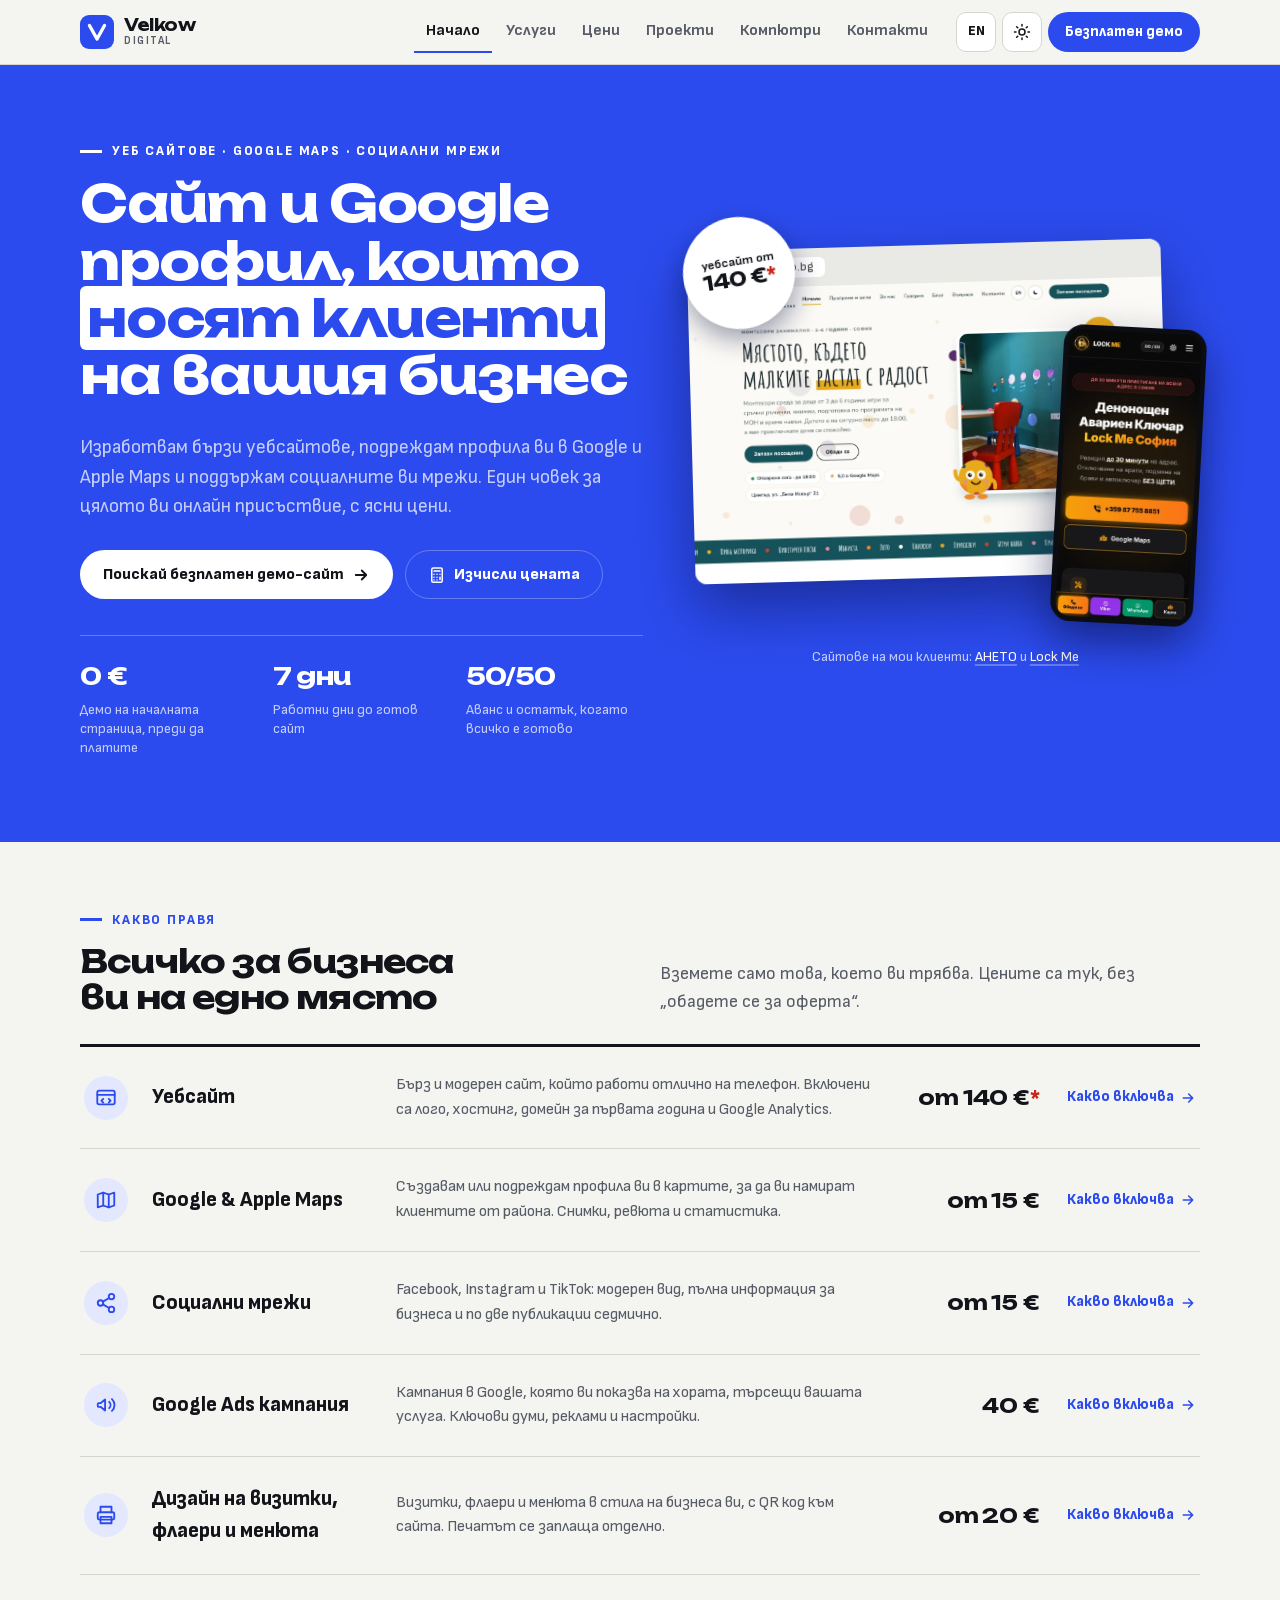
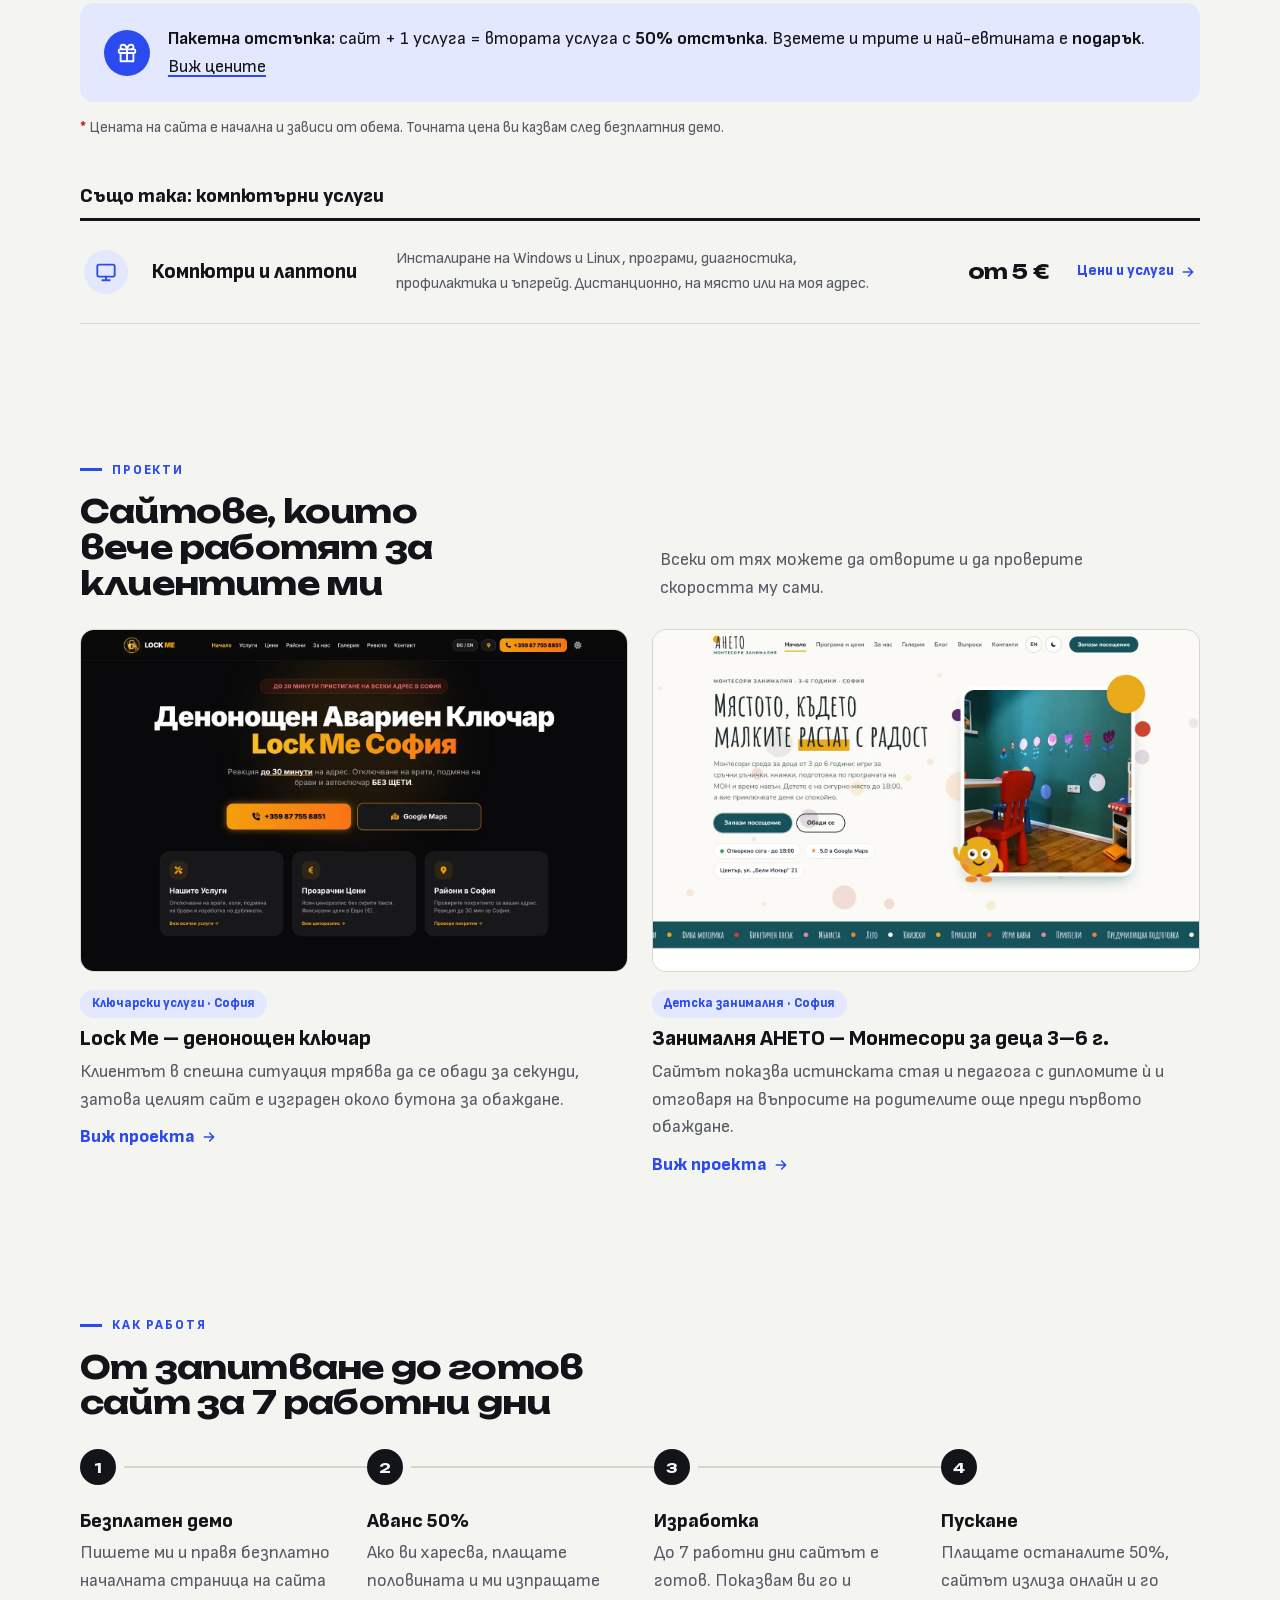
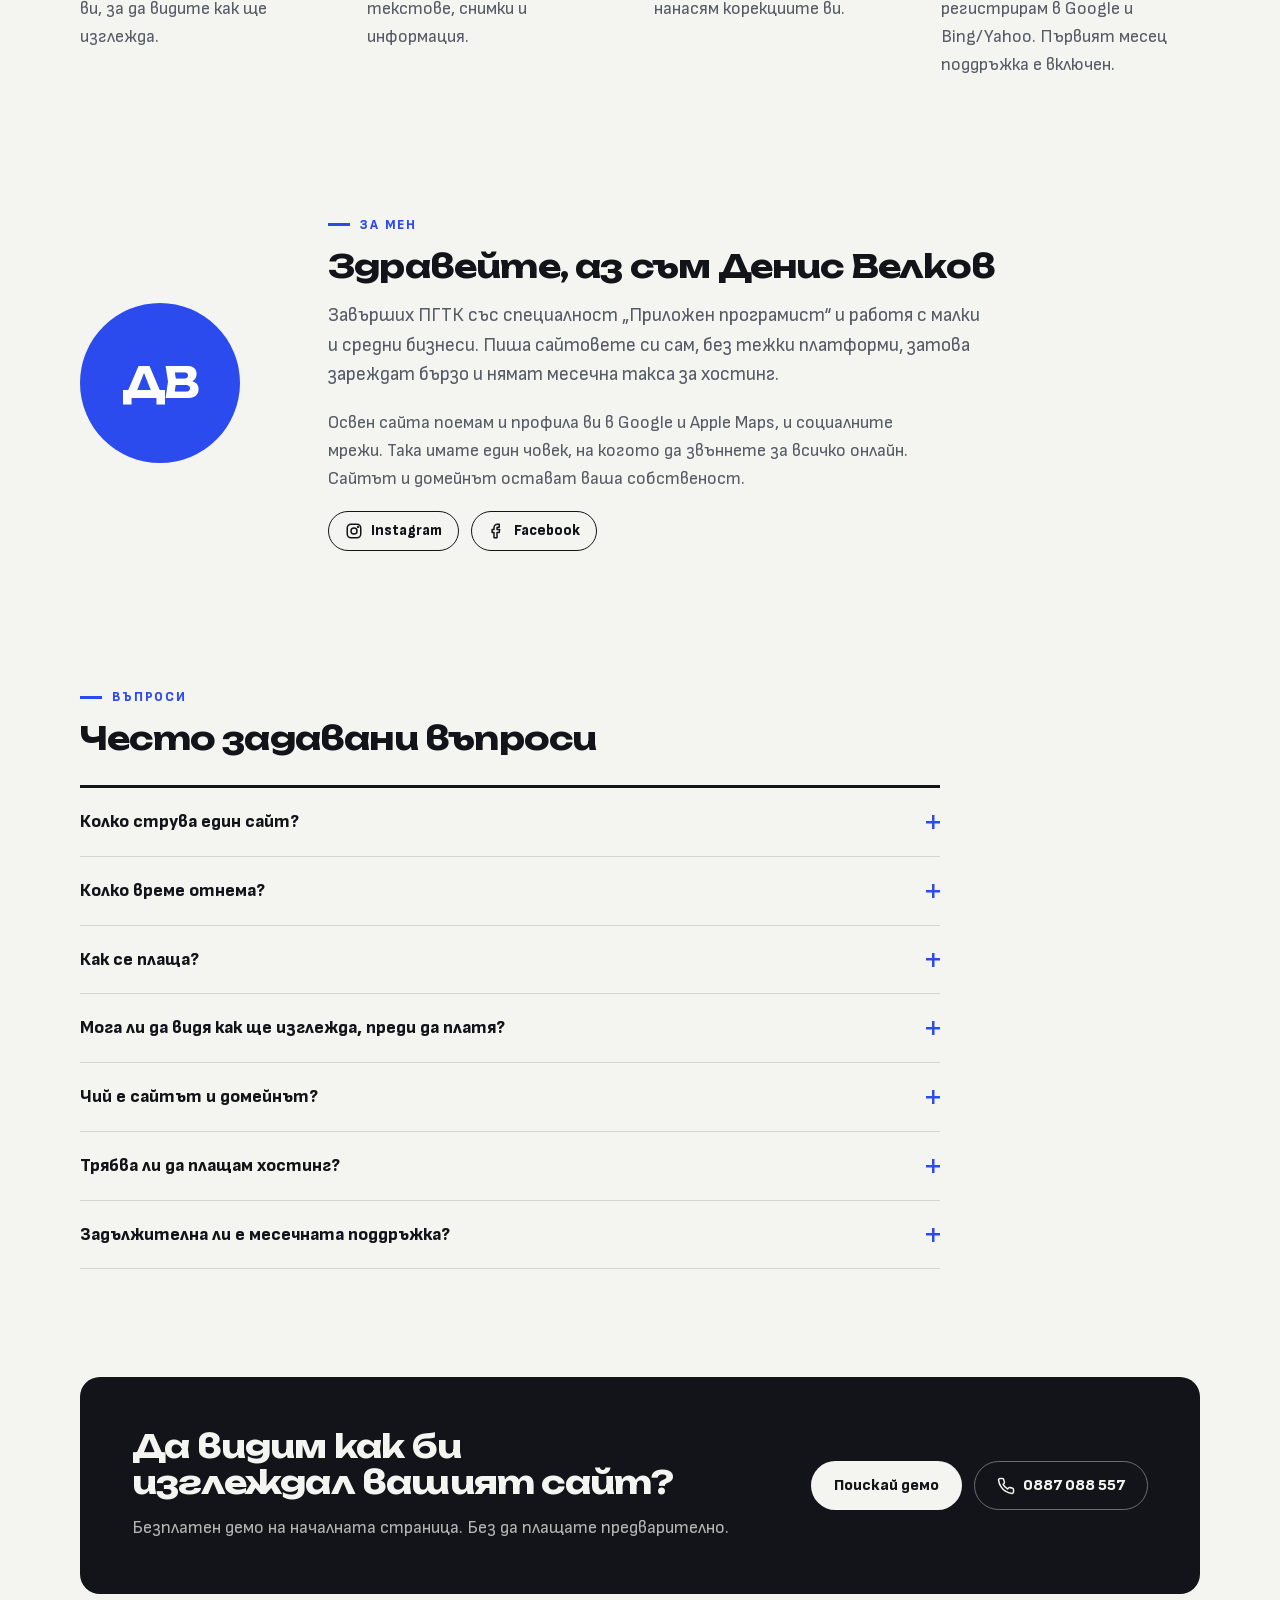
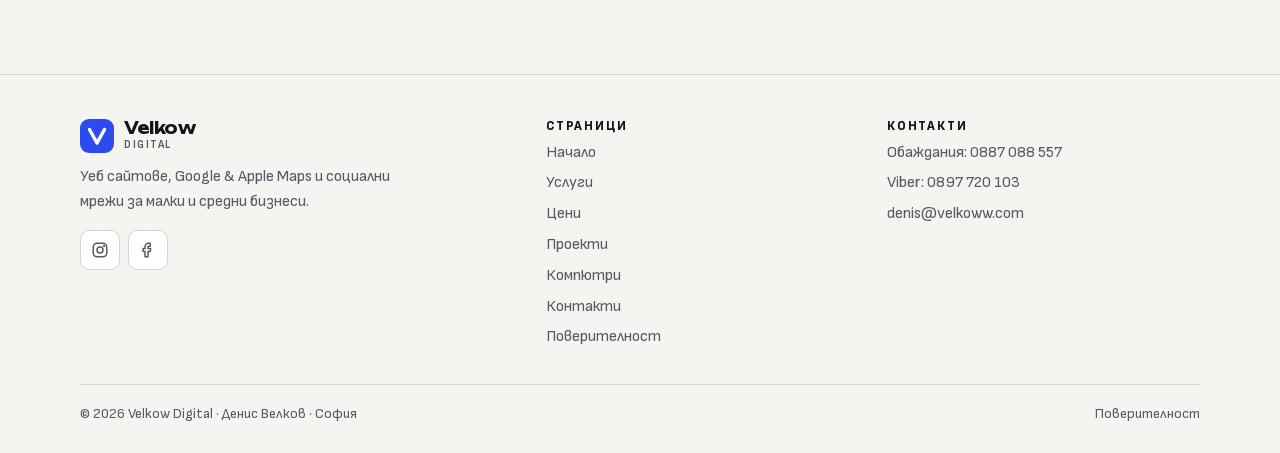
<file: index.html>
<!DOCTYPE html>
<html lang="bg">
<head>
<meta charset="UTF-8">
<meta name="viewport" content="width=device-width, initial-scale=1">
<title>Изработка на сайт, Google Maps и социални мрежи | Velkow Digital</title>
<meta name="description" content="Бързи уебсайтове от 140 €, Google и Apple Maps профили и поддръжка на социални мрежи за малки бизнеси. Безплатен демо-сайт, готов до 7 работни дни.">
<link rel="canonical" href="https://velkoww.com/">
<link rel="alternate" hreflang="bg" href="https://velkoww.com/">
<link rel="alternate" hreflang="en" href="https://velkoww.com/en/">
<link rel="alternate" hreflang="x-default" href="https://velkoww.com/">
<meta property="og:type" content="website">
<meta property="og:site_name" content="Velkow Digital">
<meta property="og:title" content="Изработка на сайт, Google Maps и социални мрежи | Velkow Digital">
<meta property="og:description" content="Бързи уебсайтове от 140 €, Google и Apple Maps профили и поддръжка на социални мрежи за малки бизнеси. Безплатен демо-сайт, готов до 7 работни дни.">
<meta property="og:url" content="https://velkoww.com/">
<meta property="og:image" content="https://velkoww.com/assets/img/og-bg.jpg">
<meta property="og:image:width" content="1200">
<meta property="og:image:height" content="630">
<meta property="og:locale" content="bg_BG">
<meta name="twitter:card" content="summary_large_image">
<meta name="theme-color" content="#F4F4F0" media="(prefers-color-scheme: light)">
<meta name="theme-color" content="#0D0F14" media="(prefers-color-scheme: dark)">
<link rel="icon" href="/favicon.svg" type="image/svg+xml">
<link rel="icon" href="/favicon.png" type="image/png" sizes="32x32">
<link rel="apple-touch-icon" href="/apple-touch-icon.png">
<script>try{var t=localStorage.getItem('theme');if(t==='dark'||t==='light')document.documentElement.setAttribute('data-theme',t)}catch(e){}</script>
<link rel="preload" href="/assets/fonts/sofia-sans-var.woff" as="font" type="font/woff" crossorigin>
<link rel="preload" href="/assets/fonts/unbounded-700.woff" as="font" type="font/woff" crossorigin>
<link rel="stylesheet" href="/assets/css/style.css?v=5">
<script type="application/ld+json">{"@context": "https://schema.org", "@type": "ProfessionalService", "name": "Velkow Digital", "url": "https://velkoww.com/", "image": "https://velkoww.com/assets/img/og-bg.jpg", "logo": "https://velkoww.com/apple-touch-icon.png", "description": "Изработка на уебсайтове, Google и Apple Maps профили и поддръжка на социални мрежи за малки и средни бизнеси.", "telephone": "+359887088557", "email": "denis@velkoww.com", "founder": {"@type": "Person", "name": "Денис Велков"}, "address": {"@type": "PostalAddress", "addressLocality": "София", "addressCountry": "BG"}, "areaServed": "BG", "priceRange": "€€", "sameAs": ["https://www.instagram.com/velkoww_/", "https://www.facebook.com/share/19Hg4BAvfs/"], "inLanguage": "bg"}</script>
</head>
<body>
<a class="skip" href="#main">Към съдържанието</a>
<header class="site-header">
  <div class="wrap nav">
    <a class="brand" href="/" aria-label="Velkow Digital – начало"><svg class="brand-mark" viewBox="0 0 34 34" aria-hidden="true"><rect width="34" height="34" rx="9" fill="var(--accent)"/><path d="M9.5 10.5 17 24l7.5-13.5" fill="none" stroke="var(--accent-ink)" stroke-width="3.4" stroke-linecap="round" stroke-linejoin="round"/></svg><span>Velkow<small>digital</small></span></a>
    <nav aria-label="Меню"><ul class="menu"><li><a href="/" aria-current="page">Начало</a></li><li><a href="/services">Услуги</a></li><li><a href="/prices">Цени</a></li><li><a href="/portfolio">Проекти</a></li><li><a href="/kompyutri">Компютри</a></li><li><a href="/contacts">Контакти</a></li></ul></nav>
    <div class="tools">
      <a class="icon-btn" href="/en/" hreflang="en" lang="en" aria-label="Switch to English">EN</a>
      <button class="icon-btn theme-btn" type="button" aria-label="Theme"><svg class="sun" viewBox="0 0 24 24" fill="none" stroke="currentColor" stroke-width="2" stroke-linecap="round" aria-hidden="true"><circle cx="12" cy="12" r="4"/><path d="M12 2v2M12 20v2M4.9 4.9l1.4 1.4M17.7 17.7l1.4 1.4M2 12h2M20 12h2M4.9 19.1l1.4-1.4M17.7 6.3l1.4-1.4"/></svg><svg class="moon" viewBox="0 0 24 24" fill="none" stroke="currentColor" stroke-width="2" stroke-linecap="round" stroke-linejoin="round" aria-hidden="true"><path d="M21 12.8A9 9 0 1 1 11.2 3a7 7 0 0 0 9.8 9.8z"/></svg></button>
      <a class="btn btn-primary btn-sm header-cta" href="/contacts#form">Безплатен демо</a>
      <button class="icon-btn menu-btn" type="button" aria-expanded="false" aria-controls="mobile-menu" aria-label="Меню"><svg viewBox="0 0 24 24" fill="none" stroke="currentColor" stroke-width="2" stroke-linecap="round" aria-hidden="true"><path d="M4 6h16M4 12h16M4 18h16"/></svg></button>
    </div>
  </div>
  <nav id="mobile-menu" class="mobile-menu" aria-label="Меню"><a href="/" aria-current="page">Начало</a><a href="/services">Услуги</a><a href="/prices">Цени</a><a href="/portfolio">Проекти</a><a href="/kompyutri">Компютри</a><a href="/contacts">Контакти</a></nav>
</header>
<main id="main">
<section class="hero">
  <div class="wrap hero-grid">
    <div>
      <span class="eyebrow">Уеб сайтове · Google Maps · Социални мрежи</span>
      <h1>Сайт и Google профил, които <em>носят клиенти</em> на вашия бизнес</h1>
      <p class="lead">Изработвам бързи уебсайтове, подреждам профила ви в Google и Apple Maps и поддържам социалните ви мрежи. Един човек за цялото ви онлайн присъствие, с ясни цени.</p>
      <div class="btn-row">
        <a class="btn btn-primary" href="/contacts#form">Поискай безплатен демо-сайт <svg class="go" viewBox="0 0 24 24" width="16" height="16" fill="none" stroke="currentColor" stroke-width="2.4" stroke-linecap="round" stroke-linejoin="round" aria-hidden="true"><path d="M5 12h14M13 6l6 6-6 6"/></svg></a>
        <a class="btn btn-ghost" href="/prices#calc"><svg viewBox="0 0 24 24" fill="none" stroke="currentColor" stroke-width="2" stroke-linecap="round" stroke-linejoin="round" aria-hidden="true"><rect x="5" y="2.5" width="14" height="19" rx="2"/><path d="M8 6.5h8M8 11h.01M12 11h.01M16 11h.01M8 15h.01M12 15h.01M16 15v3M8 18.5h.01M12 18.5h.01"/></svg> Изчисли цената</a>
      </div>
      <dl class="facts">
        <div><dt>0 €</dt><dd>Демо на началната страница, преди да платите</dd></div>
        <div><dt>7 дни</dt><dd>Работни дни до готов сайт</dd></div>
        <div><dt>50/50</dt><dd>Аванс и остатък, когато всичко е готово</dd></div>
      </dl>
    </div>
    <div>
      <div class="stage">
        <a class="tag" href="/prices#calc" aria-label="Уебсайт от 140 евро, виж цените">уебсайт от<b>140 €<span class="req">*</span></b></a>
        <figure class="browser"><div class="browser-bar"><i></i><i></i><i></i><span>aneto.bg</span></div><img src="/assets/img/aneto-desktop.webp" width="1440" height="900" alt="Сайтът на занималня АНЕТО на компютър"></figure>
        <figure class="phone"><img src="/assets/img/lockme-mobile.webp" width="390" height="844" alt="Сайтът на ключар Lock Me на телефон"></figure>
      </div>
      <p class="stage-cap">Сайтове на мои клиенти: <a href="/portfolio#aneto">АНЕТО</a> и <a href="/portfolio">Lock Me</a></p>
    </div>
  </div>
</section>

<section>
  <div class="wrap">
    <div class="sec-head">
      <div><span class="eyebrow">Какво правя</span><h2>Всичко за бизнеса ви на едно място</h2></div>
      <p>Вземете само това, което ви трябва. Цените са тук, без „обадете се за оферта“.</p>
    </div>
    <ul class="menu-list">
      <li><a class="mrow" href="/services#web"><span class="mrow-ic"><svg viewBox="0 0 24 24" fill="none" stroke="currentColor" stroke-width="2" stroke-linecap="round" stroke-linejoin="round" aria-hidden="true"><rect x="2.5" y="4" width="19" height="15" rx="2"/><path d="M2.5 8.5h19"/><path d="m9 13-2 2 2 2M15 13l2 2-2 2"/></svg></span><b class="t">Уебсайт</b><span class="d">Бърз и модерен сайт, който работи отлично на телефон. Включени са лого, хостинг, домейн за първата година и Google Analytics.</span><span class="p"><span>от 140 €<span class="req">*</span></span><span class="go">Какво включва <svg class="go" viewBox="0 0 24 24" width="16" height="16" fill="none" stroke="currentColor" stroke-width="2.4" stroke-linecap="round" stroke-linejoin="round" aria-hidden="true"><path d="M5 12h14M13 6l6 6-6 6"/></svg></span></span></a></li>
      <li><a class="mrow" href="/services#maps"><span class="mrow-ic"><svg viewBox="0 0 24 24" fill="none" stroke="currentColor" stroke-width="2" stroke-linecap="round" stroke-linejoin="round" aria-hidden="true"><path d="M9 4 3 6v14l6-2 6 2 6-2V4l-6 2z"/><path d="M9 4v14M15 6v14"/></svg></span><b class="t">Google &amp; Apple Maps</b><span class="d">Създавам или подреждам профила ви в картите, за да ви намират клиентите от района. Снимки, ревюта и статистика.</span><span class="p"><span>от 15 €</span><span class="go">Какво включва <svg class="go" viewBox="0 0 24 24" width="16" height="16" fill="none" stroke="currentColor" stroke-width="2.4" stroke-linecap="round" stroke-linejoin="round" aria-hidden="true"><path d="M5 12h14M13 6l6 6-6 6"/></svg></span></span></a></li>
      <li><a class="mrow" href="/services#social"><span class="mrow-ic"><svg viewBox="0 0 24 24" fill="none" stroke="currentColor" stroke-width="2" stroke-linecap="round" stroke-linejoin="round" aria-hidden="true"><circle cx="18" cy="5" r="3"/><circle cx="6" cy="12" r="3"/><circle cx="18" cy="19" r="3"/><path d="m8.6 13.5 6.8 4M15.4 6.5l-6.8 4"/></svg></span><b class="t">Социални мрежи</b><span class="d">Facebook, Instagram и TikTok: модерен вид, пълна информация за бизнеса и по две публикации седмично.</span><span class="p"><span>от 15 €</span><span class="go">Какво включва <svg class="go" viewBox="0 0 24 24" width="16" height="16" fill="none" stroke="currentColor" stroke-width="2.4" stroke-linecap="round" stroke-linejoin="round" aria-hidden="true"><path d="M5 12h14M13 6l6 6-6 6"/></svg></span></span></a></li>
      <li><a class="mrow" href="/services#ads"><span class="mrow-ic"><svg viewBox="0 0 24 24" fill="none" stroke="currentColor" stroke-width="2" stroke-linecap="round" stroke-linejoin="round" aria-hidden="true"><path d="M3 11v2a1 1 0 0 0 1 1h2l5 4V6L6 10H4a1 1 0 0 0-1 1z"/><path d="M15.5 8.5a5 5 0 0 1 0 7M18.5 5.5a9 9 0 0 1 0 13"/></svg></span><b class="t">Google Ads кампания</b><span class="d">Кампания в Google, която ви показва на хората, търсещи вашата услуга. Ключови думи, реклами и настройки.</span><span class="p"><span>40 €</span><span class="go">Какво включва <svg class="go" viewBox="0 0 24 24" width="16" height="16" fill="none" stroke="currentColor" stroke-width="2.4" stroke-linecap="round" stroke-linejoin="round" aria-hidden="true"><path d="M5 12h14M13 6l6 6-6 6"/></svg></span></span></a></li>
      <li><a class="mrow" href="/services#print"><span class="mrow-ic"><svg viewBox="0 0 24 24" fill="none" stroke="currentColor" stroke-width="2" stroke-linecap="round" stroke-linejoin="round" aria-hidden="true"><path d="M6 9V3h12v6"/><rect x="3" y="9" width="18" height="8" rx="2"/><path d="M6 14h12v7H6z"/></svg></span><b class="t">Дизайн на визитки, флаери и менюта</b><span class="d">Визитки, флаери и менюта в стила на бизнеса ви, с QR код към сайта. Печатът се заплаща отделно.</span><span class="p"><span>от 20 €</span><span class="go">Какво включва <svg class="go" viewBox="0 0 24 24" width="16" height="16" fill="none" stroke="currentColor" stroke-width="2.4" stroke-linecap="round" stroke-linejoin="round" aria-hidden="true"><path d="M5 12h14M13 6l6 6-6 6"/></svg></span></span></a></li>
    </ul>
    <div class="callout discount" style="margin-top:28px"><span class="ic"><svg viewBox="0 0 24 24" fill="none" stroke="currentColor" stroke-width="2" stroke-linecap="round" stroke-linejoin="round" aria-hidden="true"><rect x="3" y="8" width="18" height="4" rx="1"/><path d="M12 8v13M19 12v9H5v-9M7.5 8a2.5 2.5 0 0 1 0-5C11 3 12 8 12 8s1-5 4.5-5a2.5 2.5 0 0 1 0 5"/></svg></span><p><b>Пакетна отстъпка:</b> сайт + 1 услуга = втората услуга с <b>50% отстъпка</b>. Вземете и трите и най-евтината е <b>подарък</b>. <a href="/prices">Виж цените</a></p></div>
    <p class="note-red" style="margin-top:14px"><span class="req">*</span> Цената на сайта е начална и зависи от обема. Точната цена ви казвам след безплатния демо.</p>
    <h3 style="margin-top:44px">Също така: компютърни услуги</h3>
    <ul class="menu-list">
      <li><a class="mrow" href="/kompyutri"><span class="mrow-ic"><svg viewBox="0 0 24 24" fill="none" stroke="currentColor" stroke-width="2" stroke-linecap="round" stroke-linejoin="round" aria-hidden="true"><rect x="2.5" y="4" width="19" height="13" rx="2"/><path d="M8 21h8M12 17v4"/></svg></span><b class="t">Компютри и лаптопи</b><span class="d">Инсталиране на Windows и Linux, програми, диагностика, профилактика и ъпгрейд. Дистанционно, на място или на моя адрес.</span><span class="p"><span>от 5 €</span><span class="go">Цени и услуги <svg class="go" viewBox="0 0 24 24" width="16" height="16" fill="none" stroke="currentColor" stroke-width="2.4" stroke-linecap="round" stroke-linejoin="round" aria-hidden="true"><path d="M5 12h14M13 6l6 6-6 6"/></svg></span></span></a></li>
    </ul>
  </div>
</section>

<section>
  <div class="wrap">
    <div class="sec-head">
      <div><span class="eyebrow">Проекти</span><h2>Сайтове, които вече работят за клиентите ми</h2></div>
      <p>Всеки от тях можете да отворите и да проверите скоростта му сами.</p>
    </div>
    <div class="works">
      <a class="work" href="/portfolio">
        <div class="work-shot"><img src="/assets/img/lockme-desktop.webp" width="1440" height="900" alt="Началната страница на lockmebg.com" loading="lazy"></div>
        <div><span class="pill">Ключарски услуги · София</span><h3>Lock Me – денонощен ключар</h3><p>Клиентът в спешна ситуация трябва да се обади за секунди, затова целият сайт е изграден около бутона за обаждане.</p><span class="card-link">Виж проекта <svg class="go" viewBox="0 0 24 24" width="16" height="16" fill="none" stroke="currentColor" stroke-width="2.4" stroke-linecap="round" stroke-linejoin="round" aria-hidden="true"><path d="M5 12h14M13 6l6 6-6 6"/></svg></span></div>
      </a>
      <a class="work" href="/portfolio#aneto">
        <div class="work-shot"><img src="/assets/img/aneto-desktop.webp" width="1440" height="900" alt="Началната страница на aneto.bg" loading="lazy"></div>
        <div><span class="pill">Детска занималня · София</span><h3>Занималня АНЕТО – Монтесори за деца 3–6&nbsp;г.</h3><p>Сайтът показва истинската стая и педагога с дипломите ѝ и отговаря на въпросите на родителите още преди първото обаждане.</p><span class="card-link">Виж проекта <svg class="go" viewBox="0 0 24 24" width="16" height="16" fill="none" stroke="currentColor" stroke-width="2.4" stroke-linecap="round" stroke-linejoin="round" aria-hidden="true"><path d="M5 12h14M13 6l6 6-6 6"/></svg></span></div>
      </a>
    </div>
  </div>
</section>

<section>
  <div class="wrap">
    <div class="sec-head">
      <div><span class="eyebrow">Как работя</span><h2>От запитване до готов сайт за 7 работни дни</h2></div>
    </div>
    <ol class="steps">
      <li><h3>Безплатен демо</h3><p>Пишете ми и правя безплатно началната страница на сайта ви, за да видите как ще изглежда.</p></li>
      <li><h3>Аванс 50%</h3><p>Ако ви харесва, плащате половината и ми изпращате текстове, снимки и информация.</p></li>
      <li><h3>Изработка</h3><p>До 7 работни дни сайтът е готов. Показвам ви го и нанасям корекциите ви.</p></li>
      <li><h3>Пускане</h3><p>Плащате останалите 50%, сайтът излиза онлайн и го регистрирам в Google и Bing/Yahoo. Първият месец поддръжка е включен.</p></li>
    </ol>
  </div>
</section>

<section>
  <div class="wrap about">
    <div class="avatar" aria-hidden="true">ДВ</div>
    <div>
      <span class="eyebrow">За мен</span>
      <h2>Здравейте, аз съм Денис Велков</h2>
      <p class="lead">Завърших ПГТК със специалност „Приложен програмист“ и работя с малки и средни бизнеси. Пиша сайтовете си сам, без тежки платформи, затова зареждат бързо и нямат месечна такса за хостинг.</p>
      <p class="muted" style="max-width:60ch">Освен сайта поемам и профила ви в Google и Apple Maps, и социалните мрежи. Така имате един човек, на когото да звъннете за всичко онлайн. Сайтът и домейнът остават ваша собственост.</p>
      <div class="btn-row"><a class="btn btn-ghost btn-sm" href="https://www.instagram.com/velkoww_/" target="_blank" rel="noopener"><svg viewBox="0 0 24 24" fill="none" stroke="currentColor" stroke-width="2" stroke-linecap="round" stroke-linejoin="round" aria-hidden="true"><rect x="3" y="3" width="18" height="18" rx="5"/><circle cx="12" cy="12" r="4"/><circle cx="17.5" cy="6.5" r=".6" fill="currentColor"/></svg> Instagram</a><a class="btn btn-ghost btn-sm" href="https://www.facebook.com/share/19Hg4BAvfs/" target="_blank" rel="noopener"><svg viewBox="0 0 24 24" fill="none" stroke="currentColor" stroke-width="2" stroke-linecap="round" stroke-linejoin="round" aria-hidden="true"><path d="M15 3h-2.5A4.5 4.5 0 0 0 8 7.5V10H5.5v4H8v7h4v-7h3l.5-4H12V7.8c0-.5.4-.8.8-.8H15z"/></svg> Facebook</a></div>
    </div>
  </div>
</section>

<section>
  <div class="wrap faq">
    <div class="sec-head"><div><span class="eyebrow">Въпроси</span><h2>Често задавани въпроси</h2></div></div>
    <div class="faq-list">
      <details><summary>Колко струва един сайт?</summary><p>От 140 €. Крайната цена зависи от броя страници и количеството информация. Точната цена ви казвам след безплатния демо, преди да платите каквото и да е.</p></details>
      <details><summary>Колко време отнема?</summary><p>До 7 работни дни, след като получа аванса и нужната информация (текстове, снимки, контакти).</p></details>
      <details><summary>Как се плаща?</summary><p>50% аванс при стартиране и останалите 50%, когато всичко е готово и сте доволни.</p></details>
      <details><summary>Мога ли да видя как ще изглежда, преди да платя?</summary><p>Да. При запитване правя безплатен демо на началната страница, за да видите стила и как работя.</p></details>
      <details><summary>Чий е сайтът и домейнът?</summary><p>Ваши. Сайтът и домейнът остават ваша собственост. Първата година на домейна е включена в цената.</p></details>
      <details><summary>Трябва ли да плащам хостинг?</summary><p>Не. Хостингът е включен и няма месечна такса за него.</p></details>
      <details><summary>Задължителна ли е месечната поддръжка?</summary><p>Не, тя е по желание. Първият месец поддръжка е включен (за сайта) или подарък (за Maps и социални мрежи).</p></details>
    </div>
  </div>
</section>

<section class="section-tight">
  <div class="wrap">
    <div class="cta-band">
      <div><h2>Да видим как би изглеждал вашият сайт?</h2><p style="margin:0">Безплатен демо на началната страница. Без да плащате предварително.</p></div>
      <div class="btn-row"><a class="btn btn-primary" href="/contacts#form">Поискай демо</a><a class="btn btn-ghost" href="tel:+359887088557"><svg viewBox="0 0 24 24" fill="none" stroke="currentColor" stroke-width="2" stroke-linecap="round" stroke-linejoin="round" aria-hidden="true"><path d="M22 16.9v3a2 2 0 0 1-2.2 2 19.8 19.8 0 0 1-8.6-3.1 19.5 19.5 0 0 1-6-6A19.8 19.8 0 0 1 2.1 4.2 2 2 0 0 1 4.1 2h3a2 2 0 0 1 2 1.7c.1 1 .4 1.9.7 2.8a2 2 0 0 1-.5 2.1L8 9.9a16 16 0 0 0 6 6l1.3-1.3a2 2 0 0 1 2.1-.5c.9.3 1.8.6 2.8.7a2 2 0 0 1 1.8 2z"/></svg> 0887 088 557</a></div>
    </div>
  </div>
</section>
</main>
<footer class="site-footer">
  <div class="wrap">
    <div class="foot-grid">
      <div>
        <a class="brand" href="/"><svg class="brand-mark" viewBox="0 0 34 34" aria-hidden="true"><rect width="34" height="34" rx="9" fill="var(--accent)"/><path d="M9.5 10.5 17 24l7.5-13.5" fill="none" stroke="var(--accent-ink)" stroke-width="3.4" stroke-linecap="round" stroke-linejoin="round"/></svg><span>Velkow<small>digital</small></span></a>
        <p style="margin-top:12px;max-width:340px">Уеб сайтове, Google & Apple Maps и социални мрежи за малки и средни бизнеси.</p>
        <div class="social">
          <a class="icon-btn" href="https://www.instagram.com/velkoww_/" target="_blank" rel="noopener" aria-label="Instagram"><svg viewBox="0 0 24 24" fill="none" stroke="currentColor" stroke-width="2" stroke-linecap="round" stroke-linejoin="round" aria-hidden="true"><rect x="3" y="3" width="18" height="18" rx="5"/><circle cx="12" cy="12" r="4"/><circle cx="17.5" cy="6.5" r=".6" fill="currentColor"/></svg></a>
          <a class="icon-btn" href="https://www.facebook.com/share/19Hg4BAvfs/" target="_blank" rel="noopener" aria-label="Facebook"><svg viewBox="0 0 24 24" fill="none" stroke="currentColor" stroke-width="2" stroke-linecap="round" stroke-linejoin="round" aria-hidden="true"><path d="M15 3h-2.5A4.5 4.5 0 0 0 8 7.5V10H5.5v4H8v7h4v-7h3l.5-4H12V7.8c0-.5.4-.8.8-.8H15z"/></svg></a>
        </div>
      </div>
      <div><h3>Страници</h3><ul><li><a href="/">Начало</a></li><li><a href="/services">Услуги</a></li><li><a href="/prices">Цени</a></li><li><a href="/portfolio">Проекти</a></li><li><a href="/kompyutri">Компютри</a></li><li><a href="/contacts">Контакти</a></li><li><a href="/privacy">Поверителност</a></li></ul></div>
      <div><h3>Контакти</h3><ul>
        <li>Обаждания: <a href="tel:+359887088557">0887 088 557</a></li>
        <li>Viber: <a href="viber://chat?number=%2B359897720103">0897 720 103</a></li>
        <li><a href="mailto:denis@velkoww.com">denis@velkoww.com</a></li>
      </ul></div>
    </div>
    <div class="foot-bottom"><span>© <span id="year">2026</span> Velkow Digital · Денис Велков · София</span><a href="/privacy">Поверителност</a></div>
  </div>
</footer>
<nav class="mobile-bar" aria-label="Quick contact">
  <a class="call" href="tel:+359887088557"><svg viewBox="0 0 24 24" fill="none" stroke="currentColor" stroke-width="2" stroke-linecap="round" stroke-linejoin="round" aria-hidden="true"><path d="M22 16.9v3a2 2 0 0 1-2.2 2 19.8 19.8 0 0 1-8.6-3.1 19.5 19.5 0 0 1-6-6A19.8 19.8 0 0 1 2.1 4.2 2 2 0 0 1 4.1 2h3a2 2 0 0 1 2 1.7c.1 1 .4 1.9.7 2.8a2 2 0 0 1-.5 2.1L8 9.9a16 16 0 0 0 6 6l1.3-1.3a2 2 0 0 1 2.1-.5c.9.3 1.8.6 2.8.7a2 2 0 0 1 1.8 2z"/></svg>Обади се</a>
  <a class="viber" href="viber://chat?number=%2B359897720103"><svg viewBox="0 0 24 24" fill="none" stroke="currentColor" stroke-width="2" stroke-linecap="round" stroke-linejoin="round" aria-hidden="true"><path d="M21 11.5a8.4 8.4 0 0 1-9 8.4 8.6 8.6 0 0 1-3.8-.9L3 21l1.9-5.1A8.4 8.4 0 0 1 12 3a8.5 8.5 0 0 1 9 8.5z"/><path d="M9.5 9.5c.3 1.8 1.3 3.3 3 4.5"/></svg>Viber</a>
  <a href="/prices#calc"><svg viewBox="0 0 24 24" fill="none" stroke="currentColor" stroke-width="2" stroke-linecap="round" stroke-linejoin="round" aria-hidden="true"><rect x="5" y="2.5" width="14" height="19" rx="2"/><path d="M8 6.5h8M8 11h.01M12 11h.01M16 11h.01M8 15h.01M12 15h.01M16 15v3M8 18.5h.01M12 18.5h.01"/></svg>Цена</a>
</nav>
<script src="/assets/js/main.js?v=2" defer></script>
</body>
</html>
</file>
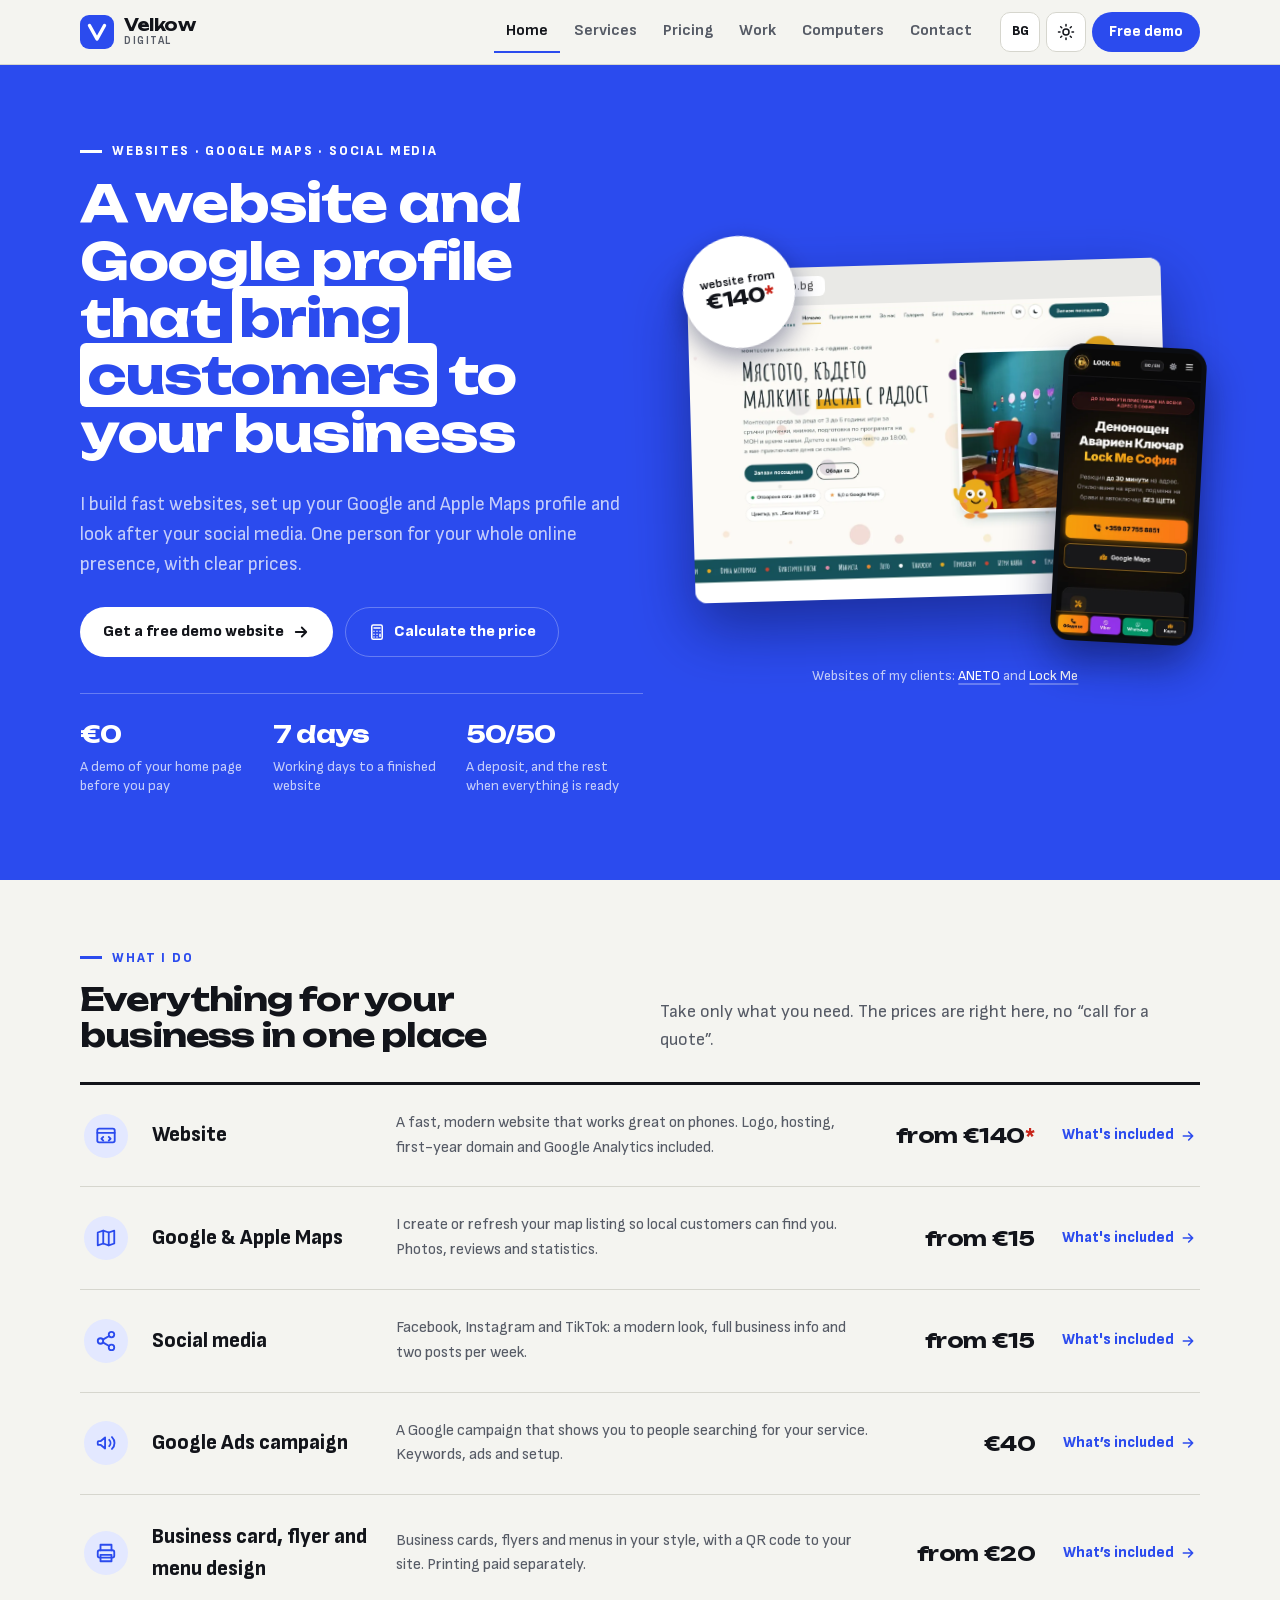
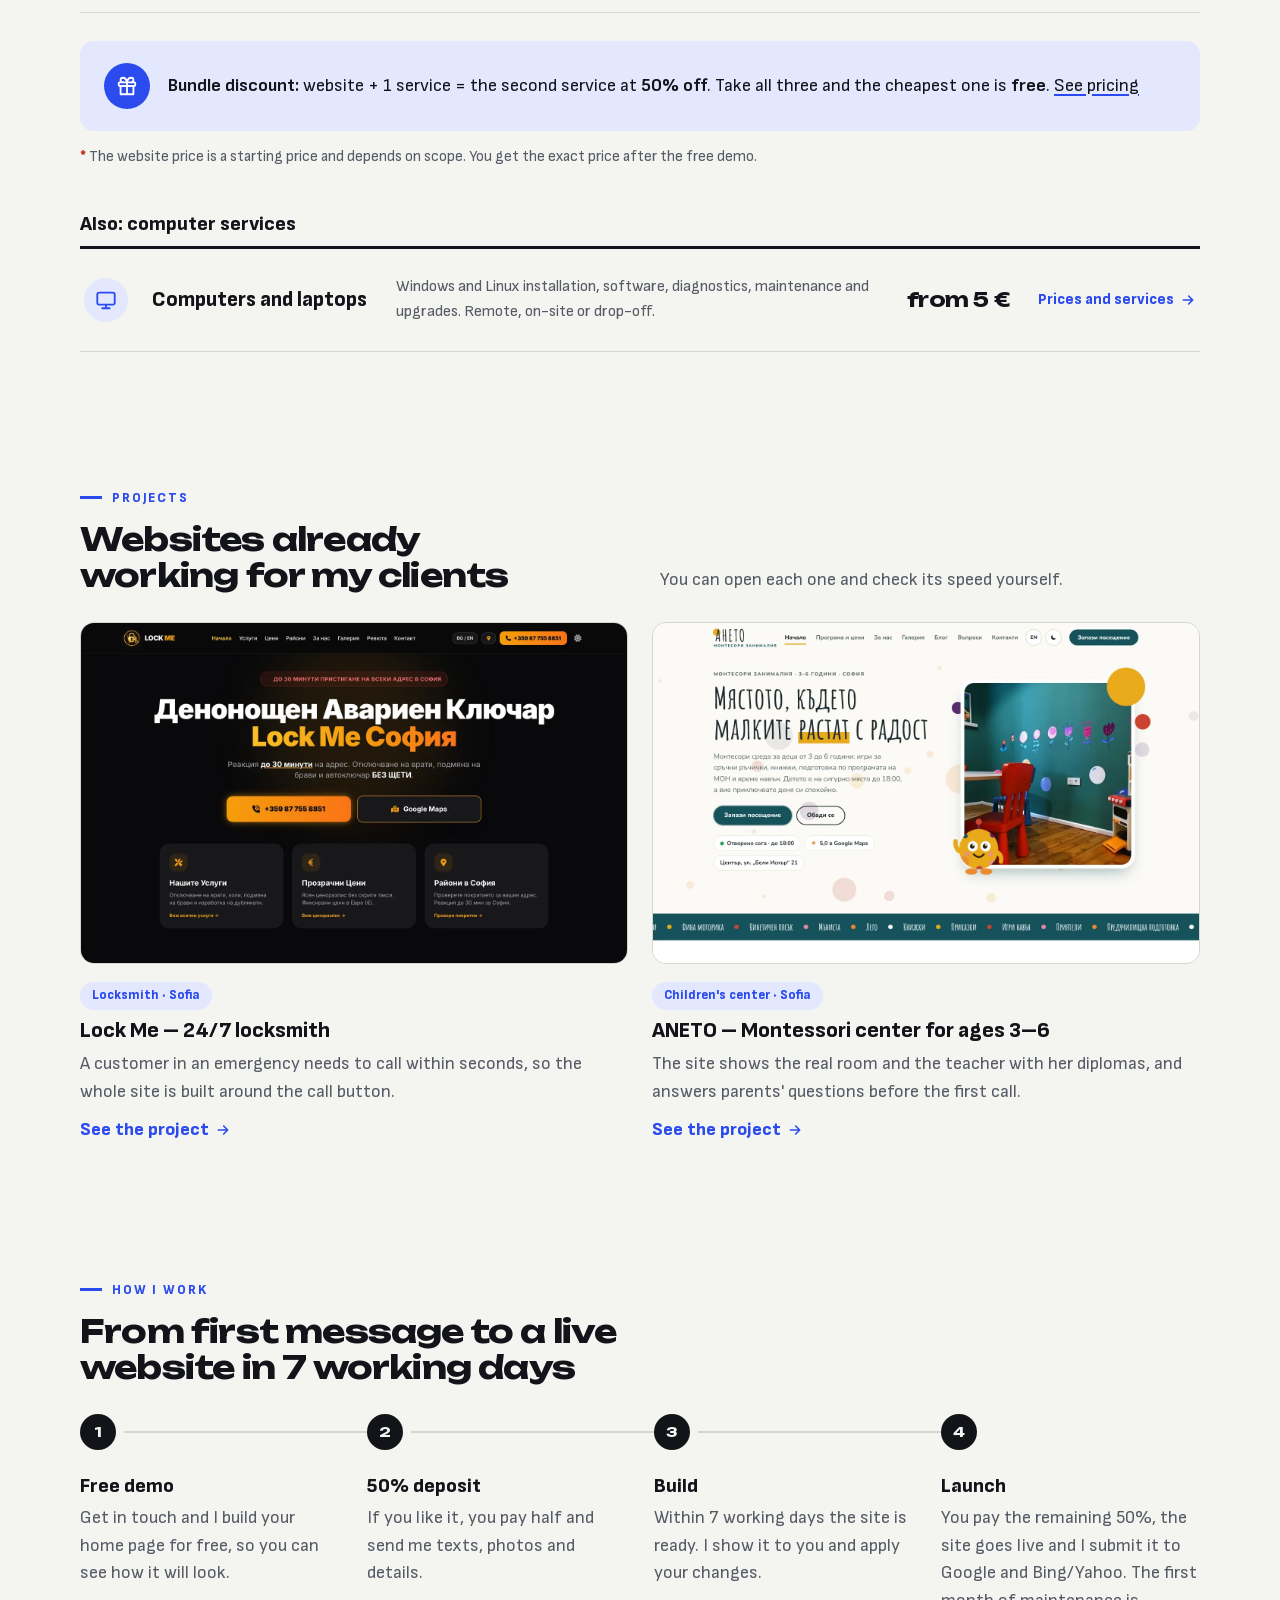
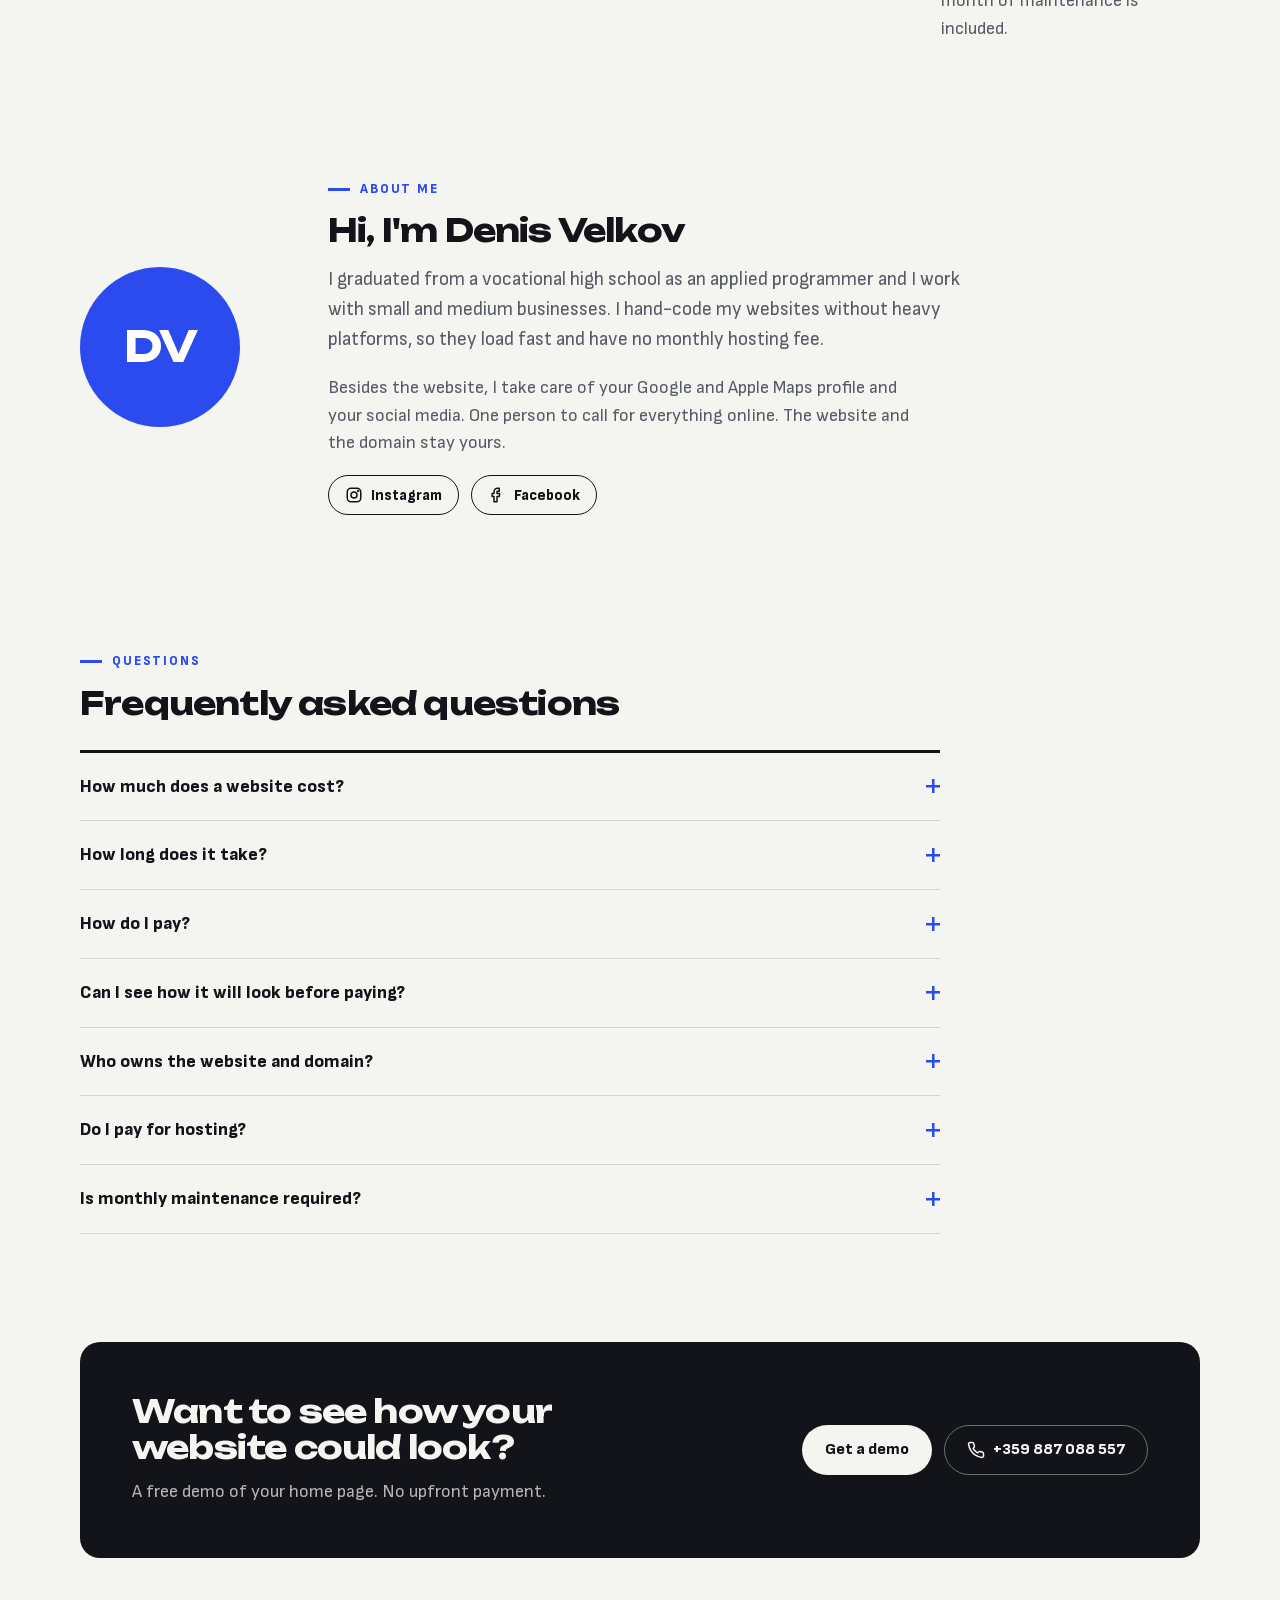
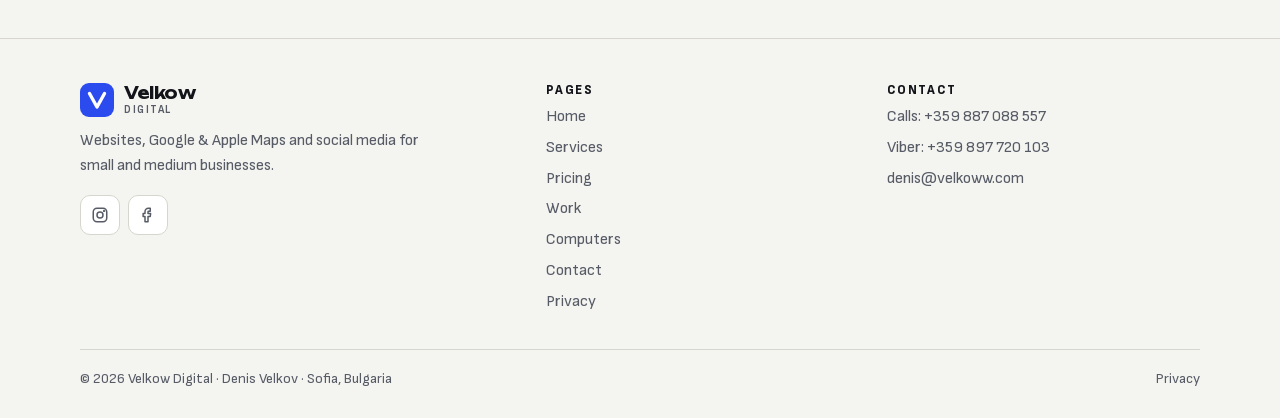
<file: en/index.html>
<!DOCTYPE html>
<html lang="en">
<head>
<meta charset="UTF-8">
<meta name="viewport" content="width=device-width, initial-scale=1">
<title>Websites, Google Maps & social media for small business | Velkow Digital</title>
<meta name="description" content="Fast websites from €140, Google and Apple Maps profiles and social media management for small businesses in Sofia. Free demo, ready in 7 working days.">
<link rel="canonical" href="https://velkoww.com/en/">
<link rel="alternate" hreflang="bg" href="https://velkoww.com/">
<link rel="alternate" hreflang="en" href="https://velkoww.com/en/">
<link rel="alternate" hreflang="x-default" href="https://velkoww.com/">
<meta property="og:type" content="website">
<meta property="og:site_name" content="Velkow Digital">
<meta property="og:title" content="Websites, Google Maps & social media for small business | Velkow Digital">
<meta property="og:description" content="Fast websites from €140, Google and Apple Maps profiles and social media management for small businesses in Sofia. Free demo, ready in 7 working days.">
<meta property="og:url" content="https://velkoww.com/en/">
<meta property="og:image" content="https://velkoww.com/assets/img/og-en.jpg">
<meta property="og:image:width" content="1200">
<meta property="og:image:height" content="630">
<meta property="og:locale" content="en_US">
<meta name="twitter:card" content="summary_large_image">
<meta name="theme-color" content="#F4F4F0" media="(prefers-color-scheme: light)">
<meta name="theme-color" content="#0D0F14" media="(prefers-color-scheme: dark)">
<link rel="icon" href="/favicon.svg" type="image/svg+xml">
<link rel="icon" href="/favicon.png" type="image/png" sizes="32x32">
<link rel="apple-touch-icon" href="/apple-touch-icon.png">
<script>try{var t=localStorage.getItem('theme');if(t==='dark'||t==='light')document.documentElement.setAttribute('data-theme',t)}catch(e){}</script>
<link rel="preload" href="/assets/fonts/sofia-sans-var.woff" as="font" type="font/woff" crossorigin>
<link rel="preload" href="/assets/fonts/unbounded-700.woff" as="font" type="font/woff" crossorigin>
<link rel="stylesheet" href="/assets/css/style.css?v=5">
<script type="application/ld+json">{"@context": "https://schema.org", "@type": "ProfessionalService", "name": "Velkow Digital", "url": "https://velkoww.com/en/", "image": "https://velkoww.com/assets/img/og-bg.jpg", "logo": "https://velkoww.com/apple-touch-icon.png", "description": "Website creation, Google and Apple Maps profiles and social media management for small and medium businesses.", "telephone": "+359887088557", "email": "denis@velkoww.com", "founder": {"@type": "Person", "name": "Denis Velkov"}, "address": {"@type": "PostalAddress", "addressLocality": "Sofia", "addressCountry": "BG"}, "areaServed": "BG", "priceRange": "€€", "sameAs": ["https://www.instagram.com/velkoww_/", "https://www.facebook.com/share/19Hg4BAvfs/"], "inLanguage": "en"}</script>
</head>
<body>
<a class="skip" href="#main">Skip to content</a>
<header class="site-header">
  <div class="wrap nav">
    <a class="brand" href="/en/" aria-label="Velkow Digital – home"><svg class="brand-mark" viewBox="0 0 34 34" aria-hidden="true"><rect width="34" height="34" rx="9" fill="var(--accent)"/><path d="M9.5 10.5 17 24l7.5-13.5" fill="none" stroke="var(--accent-ink)" stroke-width="3.4" stroke-linecap="round" stroke-linejoin="round"/></svg><span>Velkow<small>digital</small></span></a>
    <nav aria-label="Menu"><ul class="menu"><li><a href="/en/" aria-current="page">Home</a></li><li><a href="/en/services">Services</a></li><li><a href="/en/prices">Pricing</a></li><li><a href="/en/portfolio">Work</a></li><li><a href="/en/computers">Computers</a></li><li><a href="/en/contacts">Contact</a></li></ul></nav>
    <div class="tools">
      <a class="icon-btn" href="/" hreflang="bg" lang="bg" aria-label="Към българската версия">BG</a>
      <button class="icon-btn theme-btn" type="button" aria-label="Theme"><svg class="sun" viewBox="0 0 24 24" fill="none" stroke="currentColor" stroke-width="2" stroke-linecap="round" aria-hidden="true"><circle cx="12" cy="12" r="4"/><path d="M12 2v2M12 20v2M4.9 4.9l1.4 1.4M17.7 17.7l1.4 1.4M2 12h2M20 12h2M4.9 19.1l1.4-1.4M17.7 6.3l1.4-1.4"/></svg><svg class="moon" viewBox="0 0 24 24" fill="none" stroke="currentColor" stroke-width="2" stroke-linecap="round" stroke-linejoin="round" aria-hidden="true"><path d="M21 12.8A9 9 0 1 1 11.2 3a7 7 0 0 0 9.8 9.8z"/></svg></button>
      <a class="btn btn-primary btn-sm header-cta" href="/en/contacts#form">Free demo</a>
      <button class="icon-btn menu-btn" type="button" aria-expanded="false" aria-controls="mobile-menu" aria-label="Menu"><svg viewBox="0 0 24 24" fill="none" stroke="currentColor" stroke-width="2" stroke-linecap="round" aria-hidden="true"><path d="M4 6h16M4 12h16M4 18h16"/></svg></button>
    </div>
  </div>
  <nav id="mobile-menu" class="mobile-menu" aria-label="Menu"><a href="/en/" aria-current="page">Home</a><a href="/en/services">Services</a><a href="/en/prices">Pricing</a><a href="/en/portfolio">Work</a><a href="/en/computers">Computers</a><a href="/en/contacts">Contact</a></nav>
</header>
<main id="main">
<section class="hero">
  <div class="wrap hero-grid">
    <div>
      <span class="eyebrow">Websites · Google Maps · Social media</span>
      <h1>A website and Google profile that <em>bring customers</em> to your business</h1>
      <p class="lead">I build fast websites, set up your Google and Apple Maps profile and look after your social media. One person for your whole online presence, with clear prices.</p>
      <div class="btn-row">
        <a class="btn btn-primary" href="/en/contacts#form">Get a free demo website <svg class="go" viewBox="0 0 24 24" width="16" height="16" fill="none" stroke="currentColor" stroke-width="2.4" stroke-linecap="round" stroke-linejoin="round" aria-hidden="true"><path d="M5 12h14M13 6l6 6-6 6"/></svg></a>
        <a class="btn btn-ghost" href="/en/prices#calc"><svg viewBox="0 0 24 24" fill="none" stroke="currentColor" stroke-width="2" stroke-linecap="round" stroke-linejoin="round" aria-hidden="true"><rect x="5" y="2.5" width="14" height="19" rx="2"/><path d="M8 6.5h8M8 11h.01M12 11h.01M16 11h.01M8 15h.01M12 15h.01M16 15v3M8 18.5h.01M12 18.5h.01"/></svg> Calculate the price</a>
      </div>
      <dl class="facts">
        <div><dt>€0</dt><dd>A demo of your home page before you pay</dd></div>
        <div><dt>7 days</dt><dd>Working days to a finished website</dd></div>
        <div><dt>50/50</dt><dd>A deposit, and the rest when everything is ready</dd></div>
      </dl>
    </div>
    <div>
      <div class="stage">
        <a class="tag" href="/en/prices#calc" aria-label="Website from 140 euro, see pricing">website from<b>€140<span class="req">*</span></b></a>
        <figure class="browser"><div class="browser-bar"><i></i><i></i><i></i><span>aneto.bg</span></div><img src="/assets/img/aneto-desktop.webp" width="1440" height="900" alt="The ANETO website on a desktop"></figure>
        <figure class="phone"><img src="/assets/img/lockme-mobile.webp" width="390" height="844" alt="The Lock Me locksmith website on a phone"></figure>
      </div>
      <p class="stage-cap">Websites of my clients: <a href="/en/portfolio#aneto">ANETO</a> and <a href="/en/portfolio">Lock Me</a></p>
    </div>
  </div>
</section>

<section>
  <div class="wrap">
    <div class="sec-head">
      <div><span class="eyebrow">What I do</span><h2>Everything for your business in one place</h2></div>
      <p>Take only what you need. The prices are right here, no “call for a quote”.</p>
    </div>
    <ul class="menu-list">
      <li><a class="mrow" href="/en/services#web"><span class="mrow-ic"><svg viewBox="0 0 24 24" fill="none" stroke="currentColor" stroke-width="2" stroke-linecap="round" stroke-linejoin="round" aria-hidden="true"><rect x="2.5" y="4" width="19" height="15" rx="2"/><path d="M2.5 8.5h19"/><path d="m9 13-2 2 2 2M15 13l2 2-2 2"/></svg></span><b class="t">Website</b><span class="d">A fast, modern website that works great on phones. Logo, hosting, first-year domain and Google Analytics included.</span><span class="p"><span>from €140<span class="req">*</span></span><span class="go">What's included <svg class="go" viewBox="0 0 24 24" width="16" height="16" fill="none" stroke="currentColor" stroke-width="2.4" stroke-linecap="round" stroke-linejoin="round" aria-hidden="true"><path d="M5 12h14M13 6l6 6-6 6"/></svg></span></span></a></li>
      <li><a class="mrow" href="/en/services#maps"><span class="mrow-ic"><svg viewBox="0 0 24 24" fill="none" stroke="currentColor" stroke-width="2" stroke-linecap="round" stroke-linejoin="round" aria-hidden="true"><path d="M9 4 3 6v14l6-2 6 2 6-2V4l-6 2z"/><path d="M9 4v14M15 6v14"/></svg></span><b class="t">Google &amp; Apple Maps</b><span class="d">I create or refresh your map listing so local customers can find you. Photos, reviews and statistics.</span><span class="p"><span>from €15</span><span class="go">What's included <svg class="go" viewBox="0 0 24 24" width="16" height="16" fill="none" stroke="currentColor" stroke-width="2.4" stroke-linecap="round" stroke-linejoin="round" aria-hidden="true"><path d="M5 12h14M13 6l6 6-6 6"/></svg></span></span></a></li>
      <li><a class="mrow" href="/en/services#social"><span class="mrow-ic"><svg viewBox="0 0 24 24" fill="none" stroke="currentColor" stroke-width="2" stroke-linecap="round" stroke-linejoin="round" aria-hidden="true"><circle cx="18" cy="5" r="3"/><circle cx="6" cy="12" r="3"/><circle cx="18" cy="19" r="3"/><path d="m8.6 13.5 6.8 4M15.4 6.5l-6.8 4"/></svg></span><b class="t">Social media</b><span class="d">Facebook, Instagram and TikTok: a modern look, full business info and two posts per week.</span><span class="p"><span>from €15</span><span class="go">What's included <svg class="go" viewBox="0 0 24 24" width="16" height="16" fill="none" stroke="currentColor" stroke-width="2.4" stroke-linecap="round" stroke-linejoin="round" aria-hidden="true"><path d="M5 12h14M13 6l6 6-6 6"/></svg></span></span></a></li>
      <li><a class="mrow" href="/en/services#ads"><span class="mrow-ic"><svg viewBox="0 0 24 24" fill="none" stroke="currentColor" stroke-width="2" stroke-linecap="round" stroke-linejoin="round" aria-hidden="true"><path d="M3 11v2a1 1 0 0 0 1 1h2l5 4V6L6 10H4a1 1 0 0 0-1 1z"/><path d="M15.5 8.5a5 5 0 0 1 0 7M18.5 5.5a9 9 0 0 1 0 13"/></svg></span><b class="t">Google Ads campaign</b><span class="d">A Google campaign that shows you to people searching for your service. Keywords, ads and setup.</span><span class="p"><span>€40</span><span class="go">What’s included <svg class="go" viewBox="0 0 24 24" width="16" height="16" fill="none" stroke="currentColor" stroke-width="2.4" stroke-linecap="round" stroke-linejoin="round" aria-hidden="true"><path d="M5 12h14M13 6l6 6-6 6"/></svg></span></span></a></li>
      <li><a class="mrow" href="/en/services#print"><span class="mrow-ic"><svg viewBox="0 0 24 24" fill="none" stroke="currentColor" stroke-width="2" stroke-linecap="round" stroke-linejoin="round" aria-hidden="true"><path d="M6 9V3h12v6"/><rect x="3" y="9" width="18" height="8" rx="2"/><path d="M6 14h12v7H6z"/></svg></span><b class="t">Business card, flyer and menu design</b><span class="d">Business cards, flyers and menus in your style, with a QR code to your site. Printing paid separately.</span><span class="p"><span>from €20</span><span class="go">What’s included <svg class="go" viewBox="0 0 24 24" width="16" height="16" fill="none" stroke="currentColor" stroke-width="2.4" stroke-linecap="round" stroke-linejoin="round" aria-hidden="true"><path d="M5 12h14M13 6l6 6-6 6"/></svg></span></span></a></li>
    </ul>
    <div class="callout discount" style="margin-top:28px"><span class="ic"><svg viewBox="0 0 24 24" fill="none" stroke="currentColor" stroke-width="2" stroke-linecap="round" stroke-linejoin="round" aria-hidden="true"><rect x="3" y="8" width="18" height="4" rx="1"/><path d="M12 8v13M19 12v9H5v-9M7.5 8a2.5 2.5 0 0 1 0-5C11 3 12 8 12 8s1-5 4.5-5a2.5 2.5 0 0 1 0 5"/></svg></span><p><b>Bundle discount:</b> website + 1 service = the second service at <b>50% off</b>. Take all three and the cheapest one is <b>free</b>. <a href="/en/prices">See pricing</a></p></div>
    <p class="note-red" style="margin-top:14px"><span class="req">*</span> The website price is a starting price and depends on scope. You get the exact price after the free demo.</p>
    <h3 style="margin-top:44px">Also: computer services</h3>
    <ul class="menu-list">
      <li><a class="mrow" href="/en/computers"><span class="mrow-ic"><svg viewBox="0 0 24 24" fill="none" stroke="currentColor" stroke-width="2" stroke-linecap="round" stroke-linejoin="round" aria-hidden="true"><rect x="2.5" y="4" width="19" height="13" rx="2"/><path d="M8 21h8M12 17v4"/></svg></span><b class="t">Computers and laptops</b><span class="d">Windows and Linux installation, software, diagnostics, maintenance and upgrades. Remote, on-site or drop-off.</span><span class="p"><span>from 5 €</span><span class="go">Prices and services <svg class="go" viewBox="0 0 24 24" width="16" height="16" fill="none" stroke="currentColor" stroke-width="2.4" stroke-linecap="round" stroke-linejoin="round" aria-hidden="true"><path d="M5 12h14M13 6l6 6-6 6"/></svg></span></span></a></li>
    </ul>
  </div>
</section>

<section>
  <div class="wrap">
    <div class="sec-head">
      <div><span class="eyebrow">Projects</span><h2>Websites already working for my clients</h2></div>
      <p>You can open each one and check its speed yourself.</p>
    </div>
    <div class="works">
      <a class="work" href="/en/portfolio">
        <div class="work-shot"><img src="/assets/img/lockme-desktop.webp" width="1440" height="900" alt="The lockmebg.com home page" loading="lazy"></div>
        <div><span class="pill">Locksmith · Sofia</span><h3>Lock Me – 24/7 locksmith</h3><p>A customer in an emergency needs to call within seconds, so the whole site is built around the call button.</p><span class="card-link">See the project <svg class="go" viewBox="0 0 24 24" width="16" height="16" fill="none" stroke="currentColor" stroke-width="2.4" stroke-linecap="round" stroke-linejoin="round" aria-hidden="true"><path d="M5 12h14M13 6l6 6-6 6"/></svg></span></div>
      </a>
      <a class="work" href="/en/portfolio#aneto">
        <div class="work-shot"><img src="/assets/img/aneto-desktop.webp" width="1440" height="900" alt="The aneto.bg home page" loading="lazy"></div>
        <div><span class="pill">Children's center · Sofia</span><h3>ANETO – Montessori center for ages 3–6</h3><p>The site shows the real room and the teacher with her diplomas, and answers parents' questions before the first call.</p><span class="card-link">See the project <svg class="go" viewBox="0 0 24 24" width="16" height="16" fill="none" stroke="currentColor" stroke-width="2.4" stroke-linecap="round" stroke-linejoin="round" aria-hidden="true"><path d="M5 12h14M13 6l6 6-6 6"/></svg></span></div>
      </a>
    </div>
  </div>
</section>

<section>
  <div class="wrap">
    <div class="sec-head">
      <div><span class="eyebrow">How I work</span><h2>From first message to a live website in 7 working days</h2></div>
    </div>
    <ol class="steps">
      <li><h3>Free demo</h3><p>Get in touch and I build your home page for free, so you can see how it will look.</p></li>
      <li><h3>50% deposit</h3><p>If you like it, you pay half and send me texts, photos and details.</p></li>
      <li><h3>Build</h3><p>Within 7 working days the site is ready. I show it to you and apply your changes.</p></li>
      <li><h3>Launch</h3><p>You pay the remaining 50%, the site goes live and I submit it to Google and Bing/Yahoo. The first month of maintenance is included.</p></li>
    </ol>
  </div>
</section>

<section>
  <div class="wrap about">
    <div class="avatar" aria-hidden="true">DV</div>
    <div>
      <span class="eyebrow">About me</span>
      <h2>Hi, I'm Denis Velkov</h2>
      <p class="lead">I graduated from a vocational high school as an applied programmer and I work with small and medium businesses. I hand-code my websites without heavy platforms, so they load fast and have no monthly hosting fee.</p>
      <p class="muted" style="max-width:60ch">Besides the website, I take care of your Google and Apple Maps profile and your social media. One person to call for everything online. The website and the domain stay yours.</p>
      <div class="btn-row"><a class="btn btn-ghost btn-sm" href="https://www.instagram.com/velkoww_/" target="_blank" rel="noopener"><svg viewBox="0 0 24 24" fill="none" stroke="currentColor" stroke-width="2" stroke-linecap="round" stroke-linejoin="round" aria-hidden="true"><rect x="3" y="3" width="18" height="18" rx="5"/><circle cx="12" cy="12" r="4"/><circle cx="17.5" cy="6.5" r=".6" fill="currentColor"/></svg> Instagram</a><a class="btn btn-ghost btn-sm" href="https://www.facebook.com/share/19Hg4BAvfs/" target="_blank" rel="noopener"><svg viewBox="0 0 24 24" fill="none" stroke="currentColor" stroke-width="2" stroke-linecap="round" stroke-linejoin="round" aria-hidden="true"><path d="M15 3h-2.5A4.5 4.5 0 0 0 8 7.5V10H5.5v4H8v7h4v-7h3l.5-4H12V7.8c0-.5.4-.8.8-.8H15z"/></svg> Facebook</a></div>
    </div>
  </div>
</section>

<section>
  <div class="wrap faq">
    <div class="sec-head"><div><span class="eyebrow">Questions</span><h2>Frequently asked questions</h2></div></div>
    <div class="faq-list">
      <details><summary>How much does a website cost?</summary><p>From €140. The final price depends on the number of pages and the amount of content. You get the exact price after the free demo, before you pay anything.</p></details>
      <details><summary>How long does it take?</summary><p>Up to 7 working days after I receive the deposit and the content (texts, photos, contacts).</p></details>
      <details><summary>How do I pay?</summary><p>50% deposit when we start and the remaining 50% when everything is ready and you're happy.</p></details>
      <details><summary>Can I see how it will look before paying?</summary><p>Yes. I build a free demo of your home page so you can see the style and how I work.</p></details>
      <details><summary>Who owns the website and domain?</summary><p>You do. The website and the domain remain your property. The first year of the domain is included.</p></details>
      <details><summary>Do I pay for hosting?</summary><p>No. Hosting is included with no monthly fee.</p></details>
      <details><summary>Is monthly maintenance required?</summary><p>No, it's optional. The first month is included (website) or free (Maps and social media).</p></details>
    </div>
  </div>
</section>

<section class="section-tight">
  <div class="wrap">
    <div class="cta-band">
      <div><h2>Want to see how your website could look?</h2><p style="margin:0">A free demo of your home page. No upfront payment.</p></div>
      <div class="btn-row"><a class="btn btn-primary" href="/en/contacts#form">Get a demo</a><a class="btn btn-ghost" href="tel:+359887088557"><svg viewBox="0 0 24 24" fill="none" stroke="currentColor" stroke-width="2" stroke-linecap="round" stroke-linejoin="round" aria-hidden="true"><path d="M22 16.9v3a2 2 0 0 1-2.2 2 19.8 19.8 0 0 1-8.6-3.1 19.5 19.5 0 0 1-6-6A19.8 19.8 0 0 1 2.1 4.2 2 2 0 0 1 4.1 2h3a2 2 0 0 1 2 1.7c.1 1 .4 1.9.7 2.8a2 2 0 0 1-.5 2.1L8 9.9a16 16 0 0 0 6 6l1.3-1.3a2 2 0 0 1 2.1-.5c.9.3 1.8.6 2.8.7a2 2 0 0 1 1.8 2z"/></svg> +359 887 088 557</a></div>
    </div>
  </div>
</section>
</main>
<footer class="site-footer">
  <div class="wrap">
    <div class="foot-grid">
      <div>
        <a class="brand" href="/en/"><svg class="brand-mark" viewBox="0 0 34 34" aria-hidden="true"><rect width="34" height="34" rx="9" fill="var(--accent)"/><path d="M9.5 10.5 17 24l7.5-13.5" fill="none" stroke="var(--accent-ink)" stroke-width="3.4" stroke-linecap="round" stroke-linejoin="round"/></svg><span>Velkow<small>digital</small></span></a>
        <p style="margin-top:12px;max-width:340px">Websites, Google & Apple Maps and social media for small and medium businesses.</p>
        <div class="social">
          <a class="icon-btn" href="https://www.instagram.com/velkoww_/" target="_blank" rel="noopener" aria-label="Instagram"><svg viewBox="0 0 24 24" fill="none" stroke="currentColor" stroke-width="2" stroke-linecap="round" stroke-linejoin="round" aria-hidden="true"><rect x="3" y="3" width="18" height="18" rx="5"/><circle cx="12" cy="12" r="4"/><circle cx="17.5" cy="6.5" r=".6" fill="currentColor"/></svg></a>
          <a class="icon-btn" href="https://www.facebook.com/share/19Hg4BAvfs/" target="_blank" rel="noopener" aria-label="Facebook"><svg viewBox="0 0 24 24" fill="none" stroke="currentColor" stroke-width="2" stroke-linecap="round" stroke-linejoin="round" aria-hidden="true"><path d="M15 3h-2.5A4.5 4.5 0 0 0 8 7.5V10H5.5v4H8v7h4v-7h3l.5-4H12V7.8c0-.5.4-.8.8-.8H15z"/></svg></a>
        </div>
      </div>
      <div><h3>Pages</h3><ul><li><a href="/en/">Home</a></li><li><a href="/en/services">Services</a></li><li><a href="/en/prices">Pricing</a></li><li><a href="/en/portfolio">Work</a></li><li><a href="/en/computers">Computers</a></li><li><a href="/en/contacts">Contact</a></li><li><a href="/en/privacy">Privacy</a></li></ul></div>
      <div><h3>Contact</h3><ul>
        <li>Calls: <a href="tel:+359887088557">+359 887 088 557</a></li>
        <li>Viber: <a href="viber://chat?number=%2B359897720103">+359 897 720 103</a></li>
        <li><a href="mailto:denis@velkoww.com">denis@velkoww.com</a></li>
      </ul></div>
    </div>
    <div class="foot-bottom"><span>© <span id="year">2026</span> Velkow Digital · Denis Velkov · Sofia, Bulgaria</span><a href="/en/privacy">Privacy</a></div>
  </div>
</footer>
<nav class="mobile-bar" aria-label="Quick contact">
  <a class="call" href="tel:+359887088557"><svg viewBox="0 0 24 24" fill="none" stroke="currentColor" stroke-width="2" stroke-linecap="round" stroke-linejoin="round" aria-hidden="true"><path d="M22 16.9v3a2 2 0 0 1-2.2 2 19.8 19.8 0 0 1-8.6-3.1 19.5 19.5 0 0 1-6-6A19.8 19.8 0 0 1 2.1 4.2 2 2 0 0 1 4.1 2h3a2 2 0 0 1 2 1.7c.1 1 .4 1.9.7 2.8a2 2 0 0 1-.5 2.1L8 9.9a16 16 0 0 0 6 6l1.3-1.3a2 2 0 0 1 2.1-.5c.9.3 1.8.6 2.8.7a2 2 0 0 1 1.8 2z"/></svg>Call</a>
  <a class="viber" href="viber://chat?number=%2B359897720103"><svg viewBox="0 0 24 24" fill="none" stroke="currentColor" stroke-width="2" stroke-linecap="round" stroke-linejoin="round" aria-hidden="true"><path d="M21 11.5a8.4 8.4 0 0 1-9 8.4 8.6 8.6 0 0 1-3.8-.9L3 21l1.9-5.1A8.4 8.4 0 0 1 12 3a8.5 8.5 0 0 1 9 8.5z"/><path d="M9.5 9.5c.3 1.8 1.3 3.3 3 4.5"/></svg>Viber</a>
  <a href="/en/prices#calc"><svg viewBox="0 0 24 24" fill="none" stroke="currentColor" stroke-width="2" stroke-linecap="round" stroke-linejoin="round" aria-hidden="true"><rect x="5" y="2.5" width="14" height="19" rx="2"/><path d="M8 6.5h8M8 11h.01M12 11h.01M16 11h.01M8 15h.01M12 15h.01M16 15v3M8 18.5h.01M12 18.5h.01"/></svg>Price</a>
</nav>
<script src="/assets/js/main.js?v=2" defer></script>
</body>
</html>
</file>
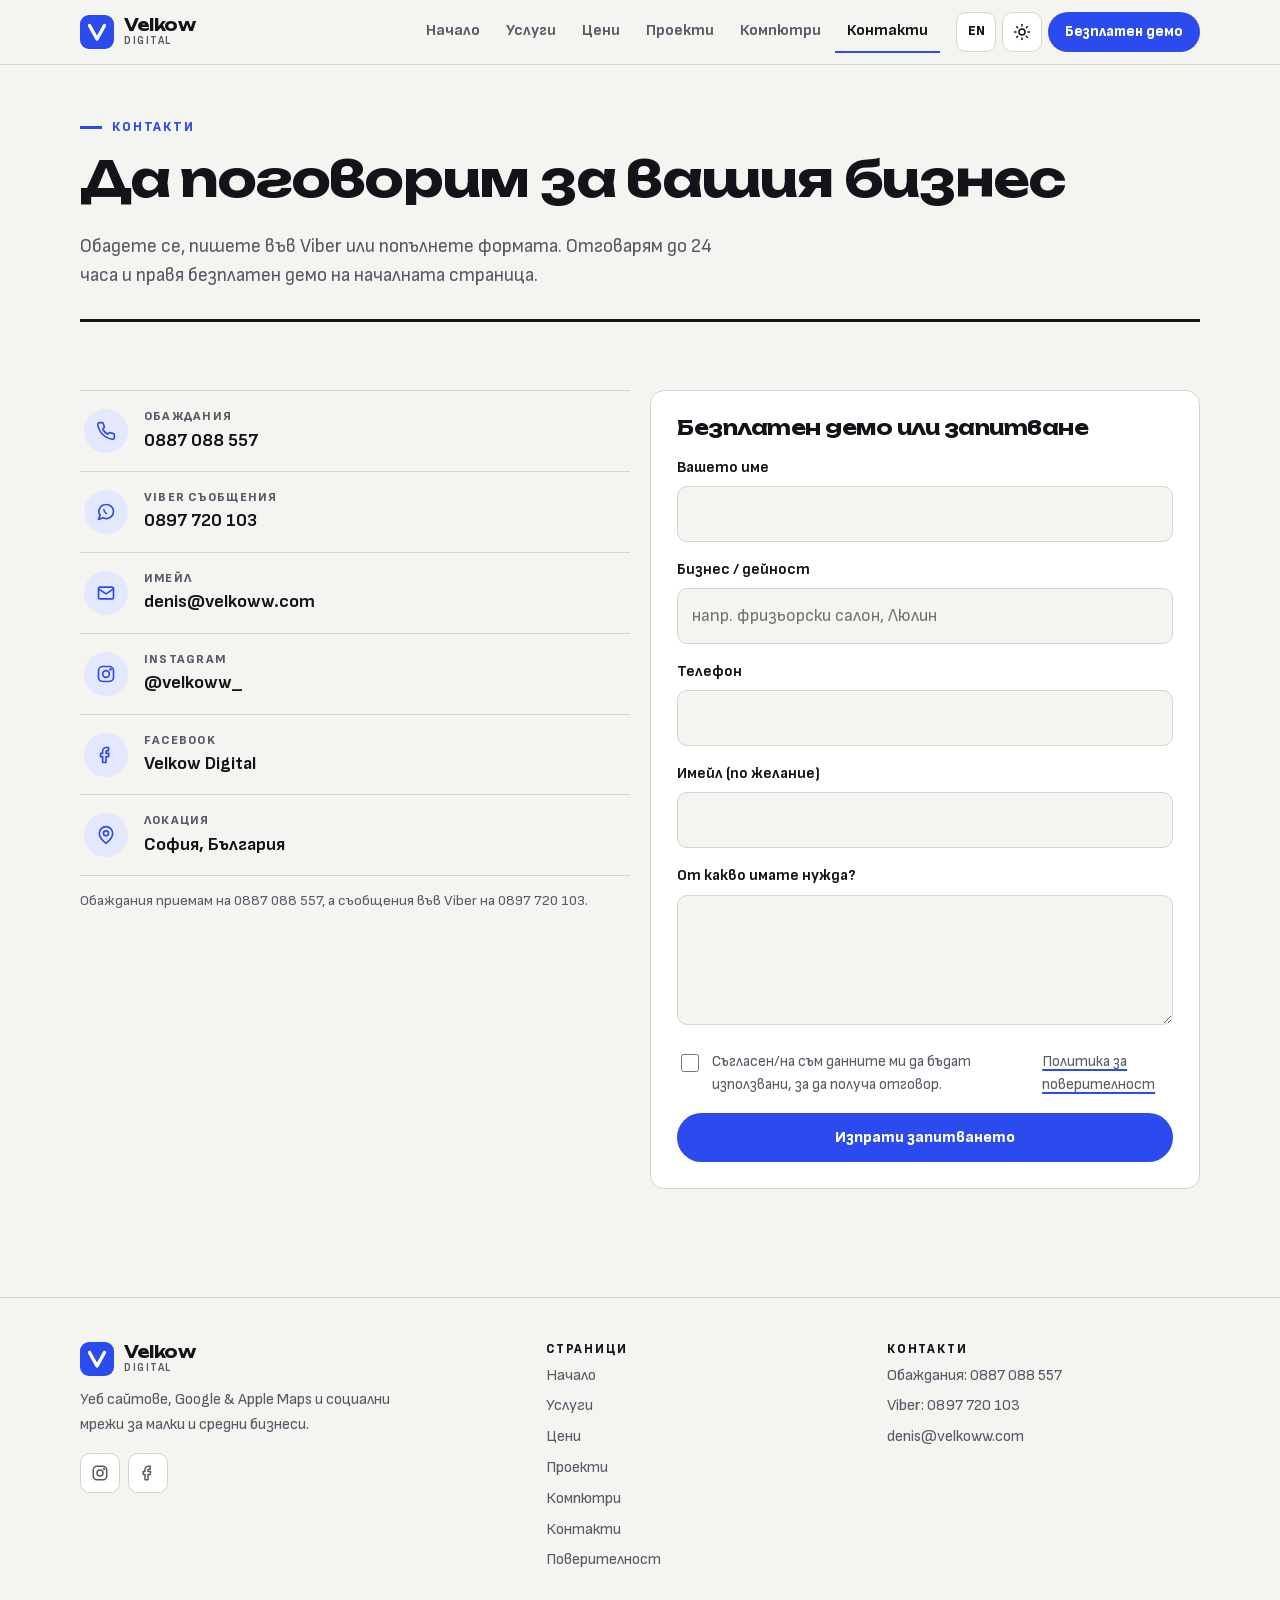
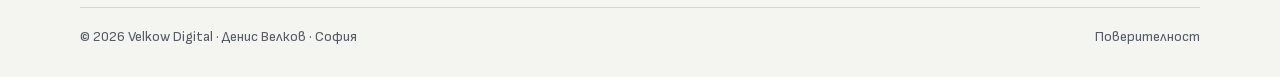
<file: contacts.html>
<!DOCTYPE html>
<html lang="bg">
<head>
<meta charset="UTF-8">
<meta name="viewport" content="width=device-width, initial-scale=1">
<title>Контакти | Безплатен демо-сайт | Velkow Digital</title>
<meta name="description" content="Свържете се с Денис Велков: телефон 0887 088 557, Viber 0897 720 103, denis@velkoww.com. Поискайте безплатен демо на сайта си.">
<link rel="canonical" href="https://velkoww.com/contacts">
<link rel="alternate" hreflang="bg" href="https://velkoww.com/contacts">
<link rel="alternate" hreflang="en" href="https://velkoww.com/en/contacts">
<link rel="alternate" hreflang="x-default" href="https://velkoww.com/contacts">
<meta property="og:type" content="website">
<meta property="og:site_name" content="Velkow Digital">
<meta property="og:title" content="Контакти | Безплатен демо-сайт | Velkow Digital">
<meta property="og:description" content="Свържете се с Денис Велков: телефон 0887 088 557, Viber 0897 720 103, denis@velkoww.com. Поискайте безплатен демо на сайта си.">
<meta property="og:url" content="https://velkoww.com/contacts">
<meta property="og:image" content="https://velkoww.com/assets/img/og-bg.jpg">
<meta property="og:image:width" content="1200">
<meta property="og:image:height" content="630">
<meta property="og:locale" content="bg_BG">
<meta name="twitter:card" content="summary_large_image">
<meta name="theme-color" content="#F4F4F0" media="(prefers-color-scheme: light)">
<meta name="theme-color" content="#0D0F14" media="(prefers-color-scheme: dark)">
<link rel="icon" href="/favicon.svg" type="image/svg+xml">
<link rel="icon" href="/favicon.png" type="image/png" sizes="32x32">
<link rel="apple-touch-icon" href="/apple-touch-icon.png">
<script>try{var t=localStorage.getItem('theme');if(t==='dark'||t==='light')document.documentElement.setAttribute('data-theme',t)}catch(e){}</script>
<link rel="preload" href="/assets/fonts/sofia-sans-var.woff" as="font" type="font/woff" crossorigin>
<link rel="preload" href="/assets/fonts/unbounded-700.woff" as="font" type="font/woff" crossorigin>
<link rel="stylesheet" href="/assets/css/style.css?v=5">
</head>
<body>
<a class="skip" href="#main">Към съдържанието</a>
<header class="site-header">
  <div class="wrap nav">
    <a class="brand" href="/" aria-label="Velkow Digital – начало"><svg class="brand-mark" viewBox="0 0 34 34" aria-hidden="true"><rect width="34" height="34" rx="9" fill="var(--accent)"/><path d="M9.5 10.5 17 24l7.5-13.5" fill="none" stroke="var(--accent-ink)" stroke-width="3.4" stroke-linecap="round" stroke-linejoin="round"/></svg><span>Velkow<small>digital</small></span></a>
    <nav aria-label="Меню"><ul class="menu"><li><a href="/">Начало</a></li><li><a href="/services">Услуги</a></li><li><a href="/prices">Цени</a></li><li><a href="/portfolio">Проекти</a></li><li><a href="/kompyutri">Компютри</a></li><li><a href="/contacts" aria-current="page">Контакти</a></li></ul></nav>
    <div class="tools">
      <a class="icon-btn" href="/en/contacts" hreflang="en" lang="en" aria-label="Switch to English">EN</a>
      <button class="icon-btn theme-btn" type="button" aria-label="Theme"><svg class="sun" viewBox="0 0 24 24" fill="none" stroke="currentColor" stroke-width="2" stroke-linecap="round" aria-hidden="true"><circle cx="12" cy="12" r="4"/><path d="M12 2v2M12 20v2M4.9 4.9l1.4 1.4M17.7 17.7l1.4 1.4M2 12h2M20 12h2M4.9 19.1l1.4-1.4M17.7 6.3l1.4-1.4"/></svg><svg class="moon" viewBox="0 0 24 24" fill="none" stroke="currentColor" stroke-width="2" stroke-linecap="round" stroke-linejoin="round" aria-hidden="true"><path d="M21 12.8A9 9 0 1 1 11.2 3a7 7 0 0 0 9.8 9.8z"/></svg></button>
      <a class="btn btn-primary btn-sm header-cta" href="/contacts#form">Безплатен демо</a>
      <button class="icon-btn menu-btn" type="button" aria-expanded="false" aria-controls="mobile-menu" aria-label="Меню"><svg viewBox="0 0 24 24" fill="none" stroke="currentColor" stroke-width="2" stroke-linecap="round" aria-hidden="true"><path d="M4 6h16M4 12h16M4 18h16"/></svg></button>
    </div>
  </div>
  <nav id="mobile-menu" class="mobile-menu" aria-label="Меню"><a href="/">Начало</a><a href="/services">Услуги</a><a href="/prices">Цени</a><a href="/portfolio">Проекти</a><a href="/kompyutri">Компютри</a><a href="/contacts" aria-current="page">Контакти</a></nav>
</header>
<main id="main">
<div class="wrap"><div class="page-head">
  <span class="eyebrow">Контакти</span>
  <h1>Да поговорим за вашия бизнес</h1>
  <p class="lead">Обадете се, пишете във Viber или попълнете формата. Отговарям до 24 часа и правя безплатен демо на началната страница.</p>
</div></div>
<section>
  <div class="wrap grid grid-2" style="align-items:start">
    <div>
      <ul class="contact-list">
        <li><a href="tel:+359887088557"><span class="ic"><svg viewBox="0 0 24 24" fill="none" stroke="currentColor" stroke-width="2" stroke-linecap="round" stroke-linejoin="round" aria-hidden="true"><path d="M22 16.9v3a2 2 0 0 1-2.2 2 19.8 19.8 0 0 1-8.6-3.1 19.5 19.5 0 0 1-6-6A19.8 19.8 0 0 1 2.1 4.2 2 2 0 0 1 4.1 2h3a2 2 0 0 1 2 1.7c.1 1 .4 1.9.7 2.8a2 2 0 0 1-.5 2.1L8 9.9a16 16 0 0 0 6 6l1.3-1.3a2 2 0 0 1 2.1-.5c.9.3 1.8.6 2.8.7a2 2 0 0 1 1.8 2z"/></svg></span><span><small>Обаждания</small><b>0887 088 557</b></span></a></li>
        <li><a href="viber://chat?number=%2B359897720103"><span class="ic"><svg viewBox="0 0 24 24" fill="none" stroke="currentColor" stroke-width="2" stroke-linecap="round" stroke-linejoin="round" aria-hidden="true"><path d="M21 11.5a8.4 8.4 0 0 1-9 8.4 8.6 8.6 0 0 1-3.8-.9L3 21l1.9-5.1A8.4 8.4 0 0 1 12 3a8.5 8.5 0 0 1 9 8.5z"/><path d="M9.5 9.5c.3 1.8 1.3 3.3 3 4.5"/></svg></span><span><small>Viber съобщения</small><b>0897 720 103</b></span></a></li>
        <li><a href="mailto:denis@velkoww.com"><span class="ic"><svg viewBox="0 0 24 24" fill="none" stroke="currentColor" stroke-width="2" stroke-linecap="round" stroke-linejoin="round" aria-hidden="true"><rect x="3" y="5" width="18" height="14" rx="2"/><path d="m3 7 9 6 9-6"/></svg></span><span><small>Имейл</small><b>denis@velkoww.com</b></span></a></li>
        <li><a href="https://www.instagram.com/velkoww_/" target="_blank" rel="noopener"><span class="ic"><svg viewBox="0 0 24 24" fill="none" stroke="currentColor" stroke-width="2" stroke-linecap="round" stroke-linejoin="round" aria-hidden="true"><rect x="3" y="3" width="18" height="18" rx="5"/><circle cx="12" cy="12" r="4"/><circle cx="17.5" cy="6.5" r=".6" fill="currentColor"/></svg></span><span><small>Instagram</small><b>@velkoww_</b></span></a></li>
        <li><a href="https://www.facebook.com/share/19Hg4BAvfs/" target="_blank" rel="noopener"><span class="ic"><svg viewBox="0 0 24 24" fill="none" stroke="currentColor" stroke-width="2" stroke-linecap="round" stroke-linejoin="round" aria-hidden="true"><path d="M15 3h-2.5A4.5 4.5 0 0 0 8 7.5V10H5.5v4H8v7h4v-7h3l.5-4H12V7.8c0-.5.4-.8.8-.8H15z"/></svg></span><span><small>Facebook</small><b>Velkow Digital</b></span></a></li>
        <li><div><span class="ic"><svg viewBox="0 0 24 24" fill="none" stroke="currentColor" stroke-width="2" stroke-linecap="round" stroke-linejoin="round" aria-hidden="true"><path d="M20 10c0 6-8 12-8 12S4 16 4 10a8 8 0 0 1 16 0z"/><circle cx="12" cy="10" r="3"/></svg></span><span><small>Локация</small><b>София, България</b></span></div></li>
      </ul>
      <p class="muted" style="margin-top:14px;font-size:.92rem">Обаждания приемам на 0887 088 557, а съобщения във Viber на 0897 720 103.</p>
    </div>
    <div id="form"><form id="contact-form" class="card form">
      <h2>Безплатен демо или запитване</h2>
      <div class="field"><label for="f-name">Вашето име</label><input id="f-name" name="name" type="text" autocomplete="name" required></div>
      <div class="field"><label for="f-biz">Бизнес / дейност</label><input id="f-biz" name="business" type="text" placeholder="напр. фризьорски салон, Люлин"></div>
      <div class="field"><label for="f-phone">Телефон</label><input id="f-phone" name="phone" type="tel" autocomplete="tel" inputmode="tel" required></div>
      <div class="field"><label for="f-email">Имейл (по желание)</label><input id="f-email" name="email" type="email" autocomplete="email"></div>
      <div class="field"><label for="f-msg">От какво имате нужда?</label><textarea id="f-msg" name="message" required></textarea></div>
      <input type="checkbox" name="botcheck" class="hp" tabindex="-1" autocomplete="off" aria-hidden="true">
      <label class="consent"><input type="checkbox" name="consent" value="да" required> Съгласен/на съм данните ми да бъдат използвани, за да получа отговор. <a href="/privacy">Политика за поверителност</a></label>
      <button class="btn btn-primary" type="submit">Изпрати запитването</button>
      <div id="form-status" class="form-status" role="status" aria-live="polite"></div>
    </form></div>
  </div>
</section>
</main>
<footer class="site-footer">
  <div class="wrap">
    <div class="foot-grid">
      <div>
        <a class="brand" href="/"><svg class="brand-mark" viewBox="0 0 34 34" aria-hidden="true"><rect width="34" height="34" rx="9" fill="var(--accent)"/><path d="M9.5 10.5 17 24l7.5-13.5" fill="none" stroke="var(--accent-ink)" stroke-width="3.4" stroke-linecap="round" stroke-linejoin="round"/></svg><span>Velkow<small>digital</small></span></a>
        <p style="margin-top:12px;max-width:340px">Уеб сайтове, Google & Apple Maps и социални мрежи за малки и средни бизнеси.</p>
        <div class="social">
          <a class="icon-btn" href="https://www.instagram.com/velkoww_/" target="_blank" rel="noopener" aria-label="Instagram"><svg viewBox="0 0 24 24" fill="none" stroke="currentColor" stroke-width="2" stroke-linecap="round" stroke-linejoin="round" aria-hidden="true"><rect x="3" y="3" width="18" height="18" rx="5"/><circle cx="12" cy="12" r="4"/><circle cx="17.5" cy="6.5" r=".6" fill="currentColor"/></svg></a>
          <a class="icon-btn" href="https://www.facebook.com/share/19Hg4BAvfs/" target="_blank" rel="noopener" aria-label="Facebook"><svg viewBox="0 0 24 24" fill="none" stroke="currentColor" stroke-width="2" stroke-linecap="round" stroke-linejoin="round" aria-hidden="true"><path d="M15 3h-2.5A4.5 4.5 0 0 0 8 7.5V10H5.5v4H8v7h4v-7h3l.5-4H12V7.8c0-.5.4-.8.8-.8H15z"/></svg></a>
        </div>
      </div>
      <div><h3>Страници</h3><ul><li><a href="/">Начало</a></li><li><a href="/services">Услуги</a></li><li><a href="/prices">Цени</a></li><li><a href="/portfolio">Проекти</a></li><li><a href="/kompyutri">Компютри</a></li><li><a href="/contacts">Контакти</a></li><li><a href="/privacy">Поверителност</a></li></ul></div>
      <div><h3>Контакти</h3><ul>
        <li>Обаждания: <a href="tel:+359887088557">0887 088 557</a></li>
        <li>Viber: <a href="viber://chat?number=%2B359897720103">0897 720 103</a></li>
        <li><a href="mailto:denis@velkoww.com">denis@velkoww.com</a></li>
      </ul></div>
    </div>
    <div class="foot-bottom"><span>© <span id="year">2026</span> Velkow Digital · Денис Велков · София</span><a href="/privacy">Поверителност</a></div>
  </div>
</footer>
<nav class="mobile-bar" aria-label="Quick contact">
  <a class="call" href="tel:+359887088557"><svg viewBox="0 0 24 24" fill="none" stroke="currentColor" stroke-width="2" stroke-linecap="round" stroke-linejoin="round" aria-hidden="true"><path d="M22 16.9v3a2 2 0 0 1-2.2 2 19.8 19.8 0 0 1-8.6-3.1 19.5 19.5 0 0 1-6-6A19.8 19.8 0 0 1 2.1 4.2 2 2 0 0 1 4.1 2h3a2 2 0 0 1 2 1.7c.1 1 .4 1.9.7 2.8a2 2 0 0 1-.5 2.1L8 9.9a16 16 0 0 0 6 6l1.3-1.3a2 2 0 0 1 2.1-.5c.9.3 1.8.6 2.8.7a2 2 0 0 1 1.8 2z"/></svg>Обади се</a>
  <a class="viber" href="viber://chat?number=%2B359897720103"><svg viewBox="0 0 24 24" fill="none" stroke="currentColor" stroke-width="2" stroke-linecap="round" stroke-linejoin="round" aria-hidden="true"><path d="M21 11.5a8.4 8.4 0 0 1-9 8.4 8.6 8.6 0 0 1-3.8-.9L3 21l1.9-5.1A8.4 8.4 0 0 1 12 3a8.5 8.5 0 0 1 9 8.5z"/><path d="M9.5 9.5c.3 1.8 1.3 3.3 3 4.5"/></svg>Viber</a>
  <a href="/prices#calc"><svg viewBox="0 0 24 24" fill="none" stroke="currentColor" stroke-width="2" stroke-linecap="round" stroke-linejoin="round" aria-hidden="true"><rect x="5" y="2.5" width="14" height="19" rx="2"/><path d="M8 6.5h8M8 11h.01M12 11h.01M16 11h.01M8 15h.01M12 15h.01M16 15v3M8 18.5h.01M12 18.5h.01"/></svg>Цена</a>
</nav>
<script src="/assets/js/main.js?v=2" defer></script>
</body>
</html>
</file>
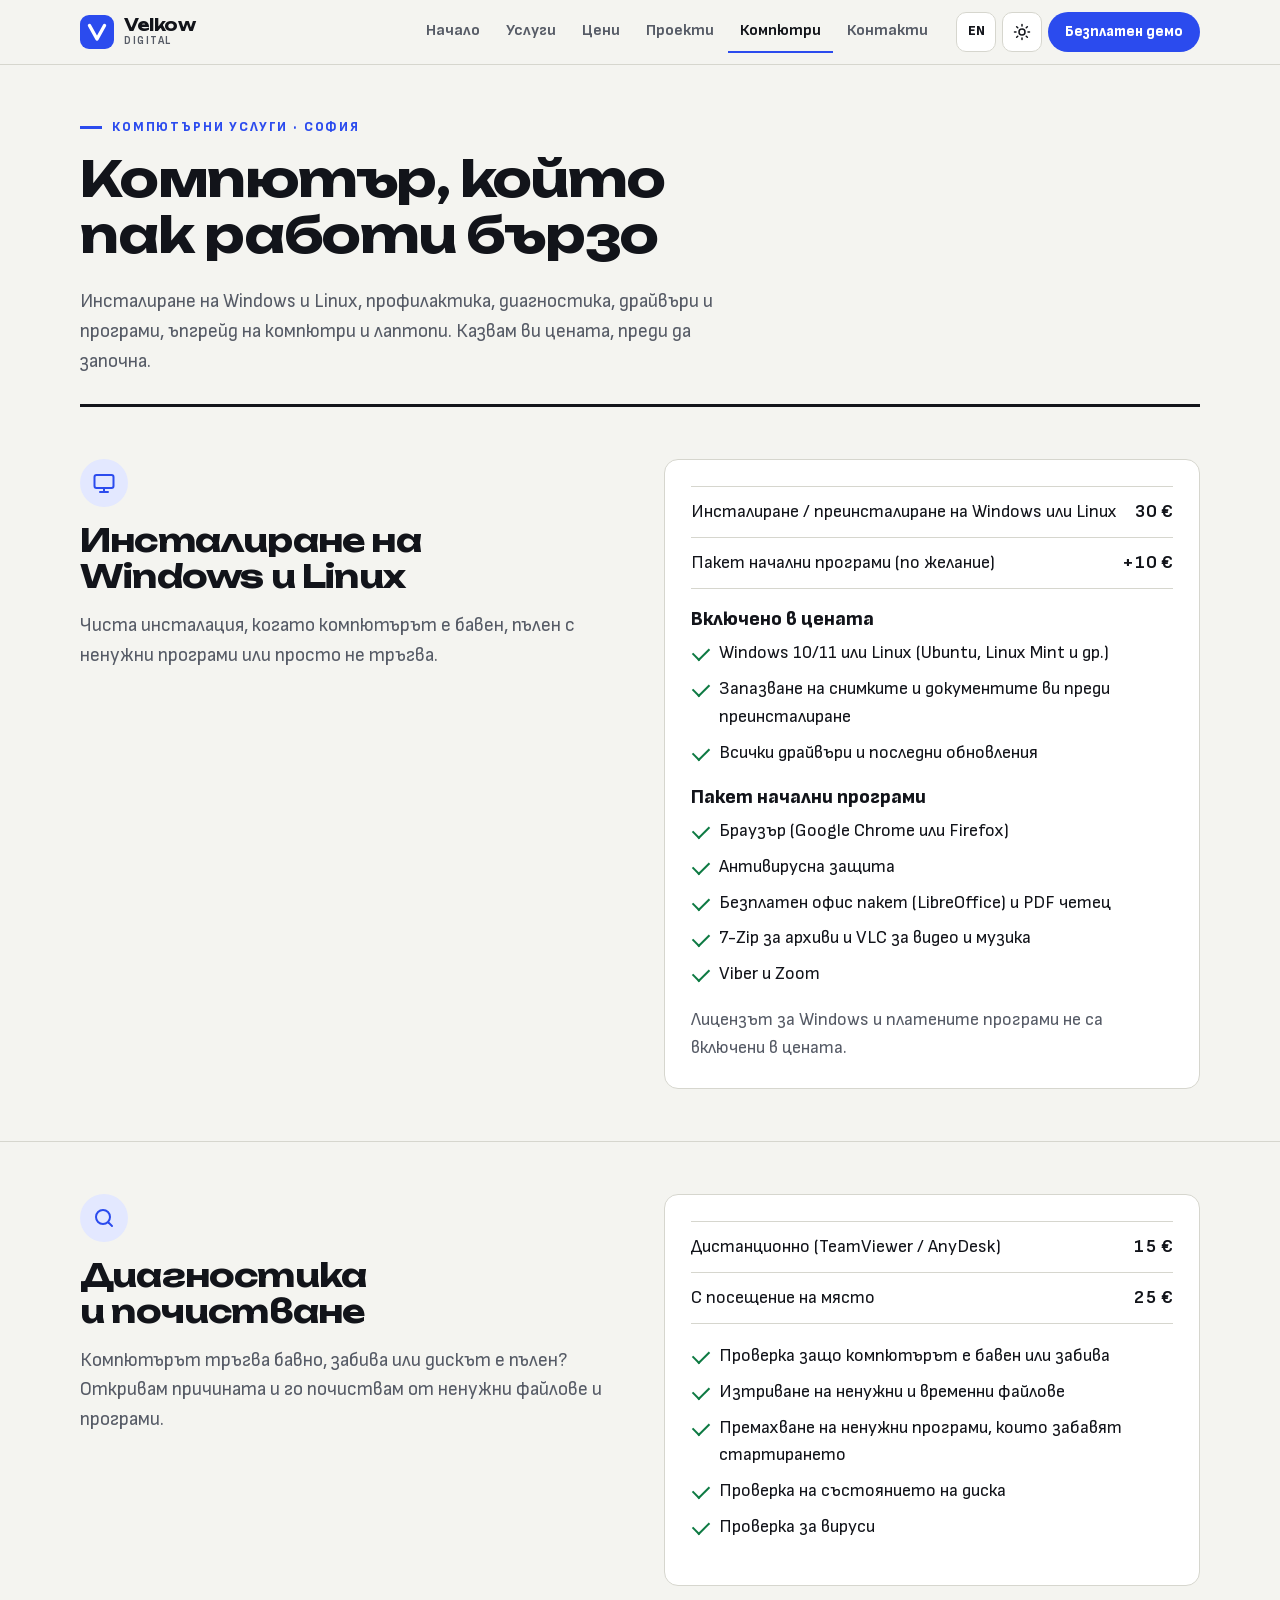
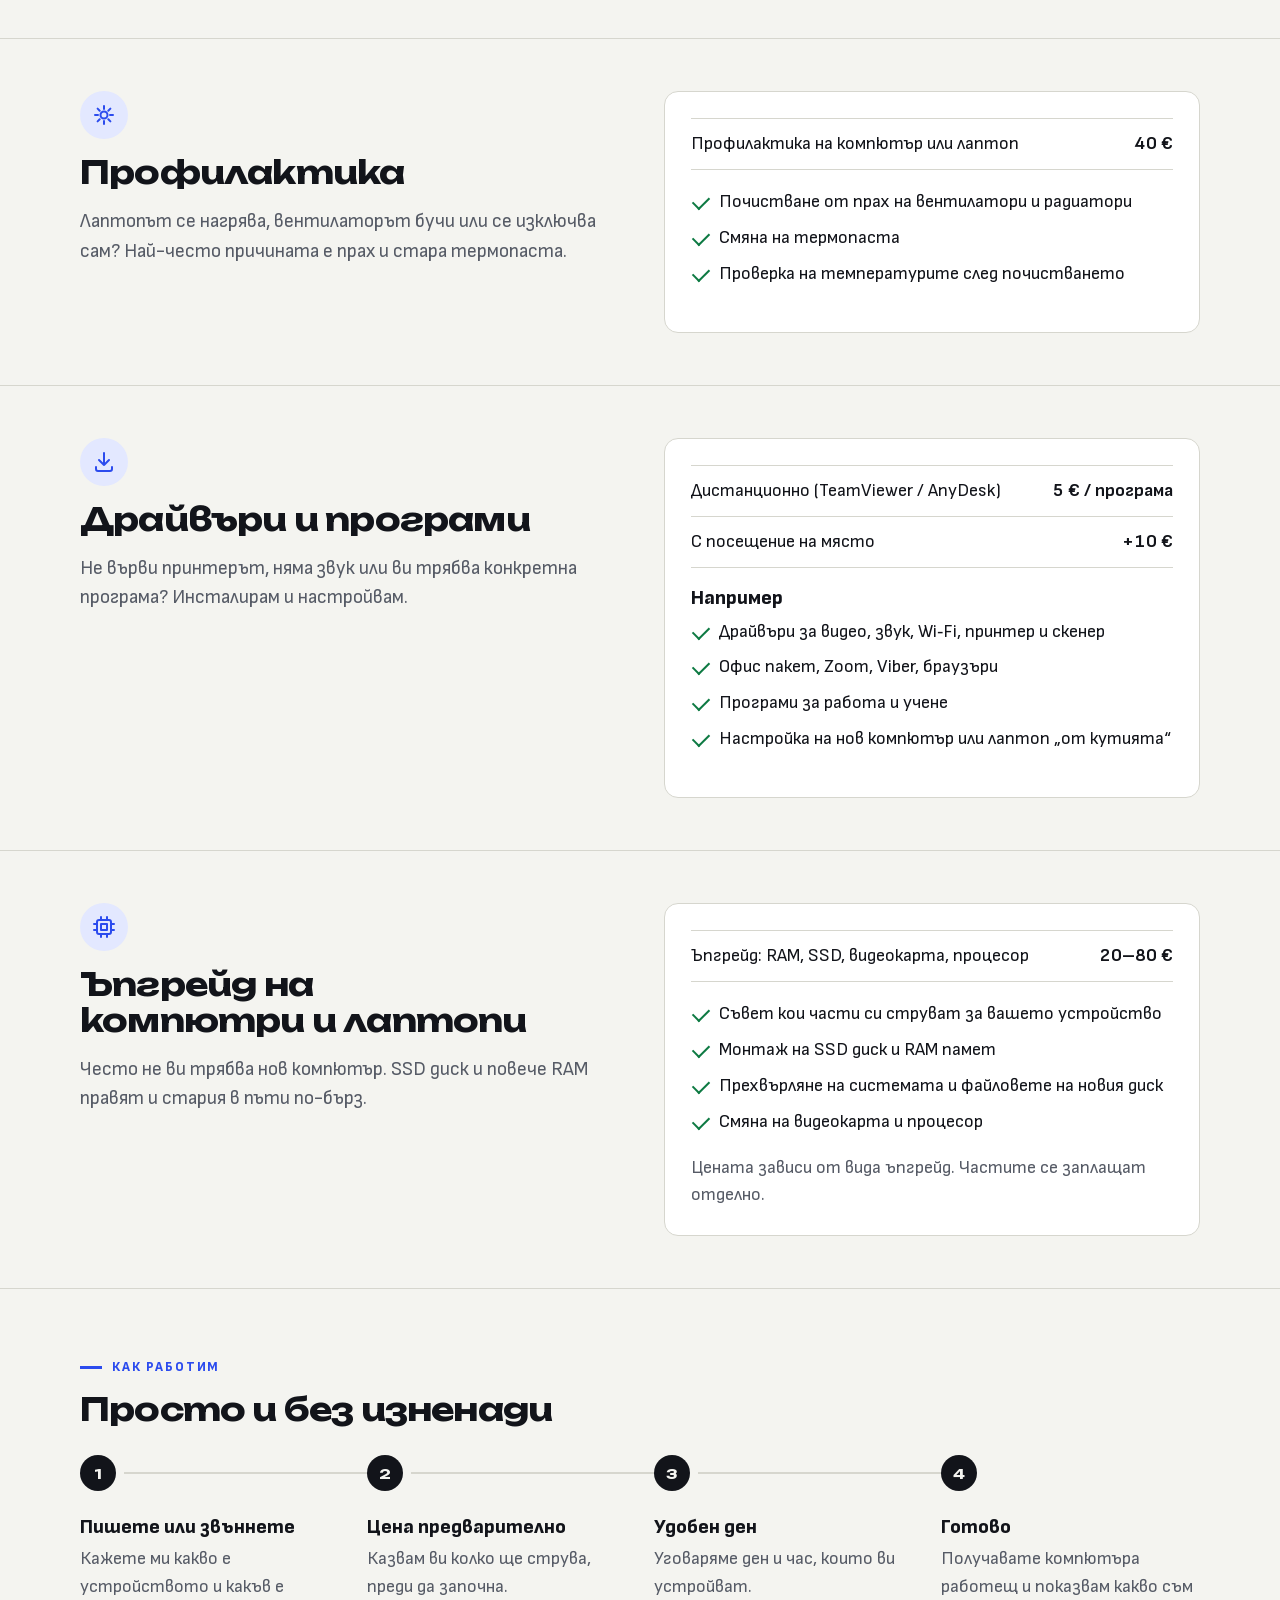
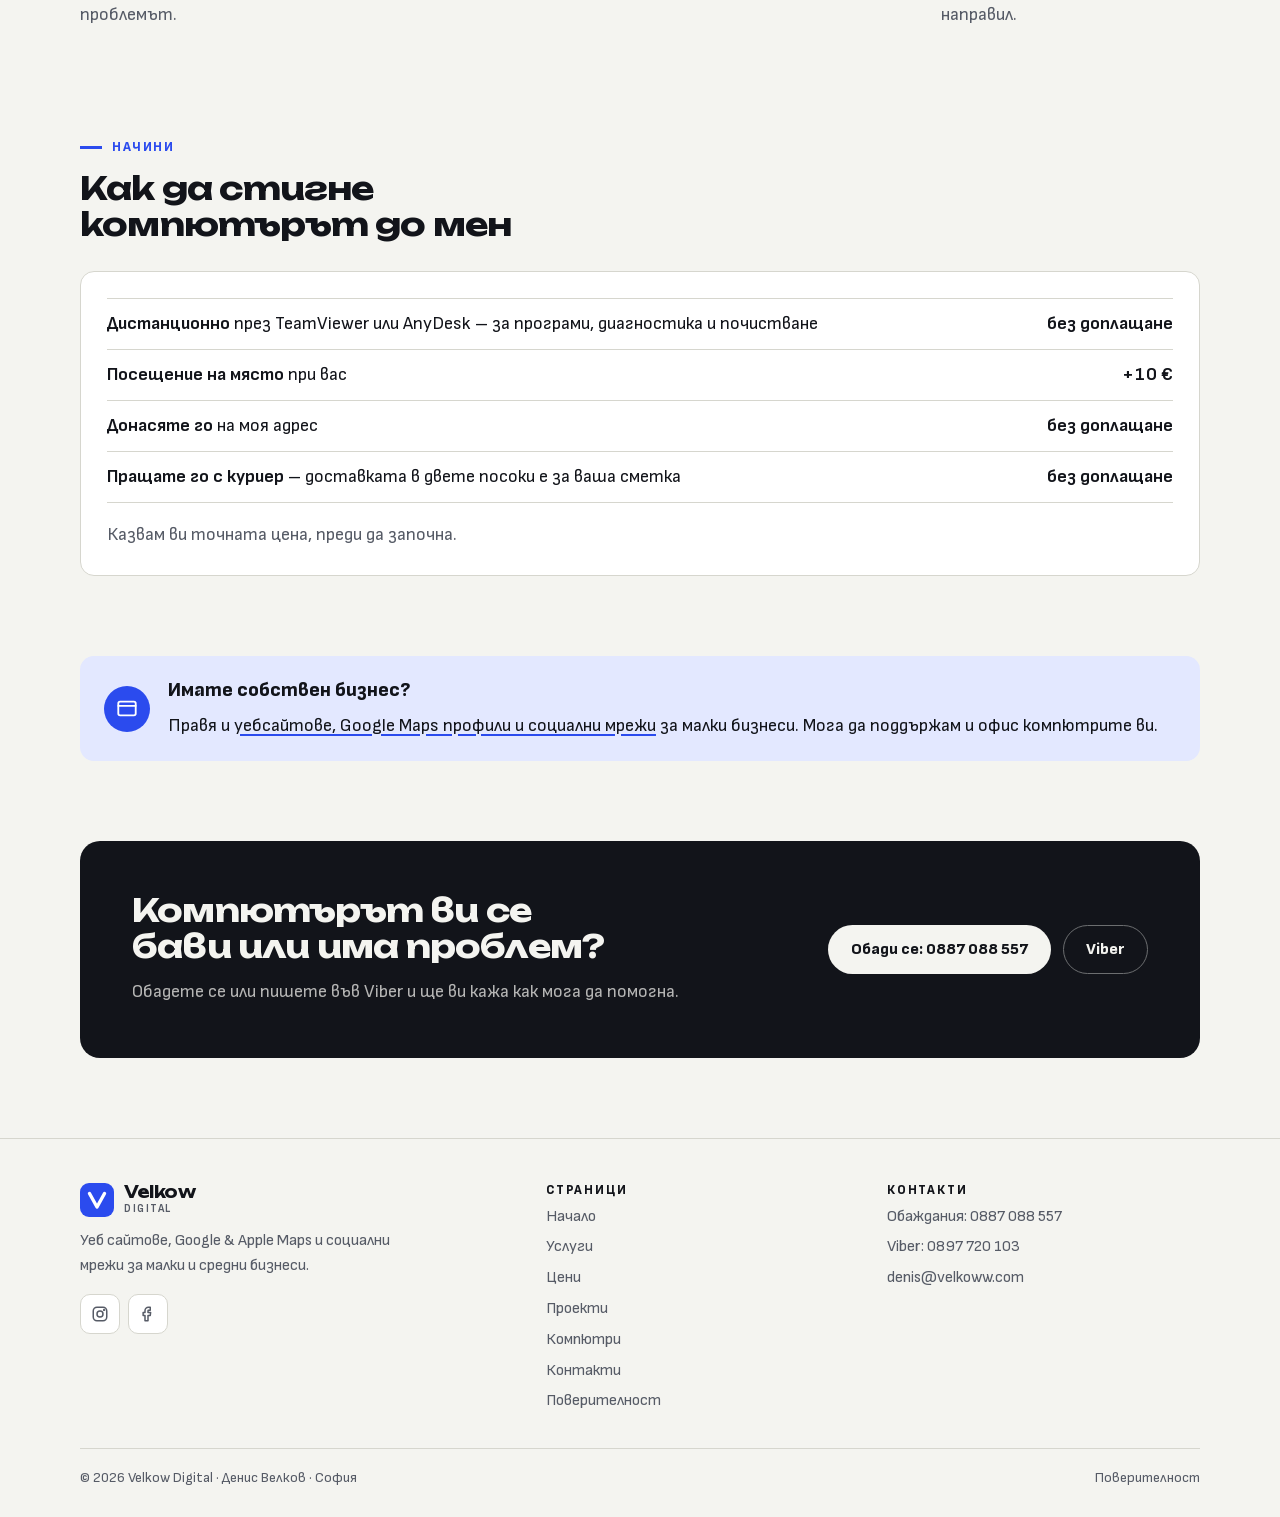
<file: kompyutri.html>
<!DOCTYPE html>
<html lang="bg">
<head>
<meta charset="UTF-8">
<meta name="viewport" content="width=device-width, initial-scale=1">
<title>Компютърни услуги в София: Windows, профилактика, ъпгрейд | Velkow Digital</title>
<meta name="description" content="Инсталиране на Windows и Linux от 30 €, програми от 5 €, диагностика от 15 €, профилактика 40 €, ъпгрейд на компютри и лаптопи. Дистанционно, на място или на моя адрес. София.">
<link rel="canonical" href="https://velkoww.com/kompyutri">
<link rel="alternate" hreflang="bg" href="https://velkoww.com/kompyutri">
<link rel="alternate" hreflang="en" href="https://velkoww.com/en/computers">
<link rel="alternate" hreflang="x-default" href="https://velkoww.com/kompyutri">
<meta property="og:type" content="website">
<meta property="og:site_name" content="Velkow Digital">
<meta property="og:title" content="Компютърни услуги в София: Windows, профилактика, ъпгрейд | Velkow Digital">
<meta property="og:description" content="Инсталиране на Windows и Linux от 30 €, програми от 5 €, диагностика от 15 €, профилактика 40 €, ъпгрейд на компютри и лаптопи. Дистанционно, на място или на моя адрес. София.">
<meta property="og:url" content="https://velkoww.com/kompyutri">
<meta property="og:image" content="https://velkoww.com/assets/img/og-bg.jpg">
<meta property="og:image:width" content="1200">
<meta property="og:image:height" content="630">
<meta property="og:locale" content="bg_BG">
<meta name="twitter:card" content="summary_large_image">
<meta name="theme-color" content="#F4F4F0" media="(prefers-color-scheme: light)">
<meta name="theme-color" content="#0D0F14" media="(prefers-color-scheme: dark)">
<link rel="icon" href="/favicon.svg" type="image/svg+xml">
<link rel="icon" href="/favicon.png" type="image/png" sizes="32x32">
<link rel="apple-touch-icon" href="/apple-touch-icon.png">
<script>try{var t=localStorage.getItem('theme');if(t==='dark'||t==='light')document.documentElement.setAttribute('data-theme',t)}catch(e){}</script>
<link rel="preload" href="/assets/fonts/sofia-sans-var.woff" as="font" type="font/woff" crossorigin>
<link rel="preload" href="/assets/fonts/unbounded-700.woff" as="font" type="font/woff" crossorigin>
<link rel="stylesheet" href="/assets/css/style.css?v=5">
</head>
<body>
<a class="skip" href="#main">Към съдържанието</a>
<header class="site-header">
  <div class="wrap nav">
    <a class="brand" href="/" aria-label="Velkow Digital – начало"><svg class="brand-mark" viewBox="0 0 34 34" aria-hidden="true"><rect width="34" height="34" rx="9" fill="var(--accent)"/><path d="M9.5 10.5 17 24l7.5-13.5" fill="none" stroke="var(--accent-ink)" stroke-width="3.4" stroke-linecap="round" stroke-linejoin="round"/></svg><span>Velkow<small>digital</small></span></a>
    <nav aria-label="Меню"><ul class="menu"><li><a href="/">Начало</a></li><li><a href="/services">Услуги</a></li><li><a href="/prices">Цени</a></li><li><a href="/portfolio">Проекти</a></li><li><a href="/kompyutri" aria-current="page">Компютри</a></li><li><a href="/contacts">Контакти</a></li></ul></nav>
    <div class="tools">
      <a class="icon-btn" href="/en/computers" hreflang="en" lang="en" aria-label="Switch to English">EN</a>
      <button class="icon-btn theme-btn" type="button" aria-label="Theme"><svg class="sun" viewBox="0 0 24 24" fill="none" stroke="currentColor" stroke-width="2" stroke-linecap="round" aria-hidden="true"><circle cx="12" cy="12" r="4"/><path d="M12 2v2M12 20v2M4.9 4.9l1.4 1.4M17.7 17.7l1.4 1.4M2 12h2M20 12h2M4.9 19.1l1.4-1.4M17.7 6.3l1.4-1.4"/></svg><svg class="moon" viewBox="0 0 24 24" fill="none" stroke="currentColor" stroke-width="2" stroke-linecap="round" stroke-linejoin="round" aria-hidden="true"><path d="M21 12.8A9 9 0 1 1 11.2 3a7 7 0 0 0 9.8 9.8z"/></svg></button>
      <a class="btn btn-primary btn-sm header-cta" href="/contacts#form">Безплатен демо</a>
      <button class="icon-btn menu-btn" type="button" aria-expanded="false" aria-controls="mobile-menu" aria-label="Меню"><svg viewBox="0 0 24 24" fill="none" stroke="currentColor" stroke-width="2" stroke-linecap="round" aria-hidden="true"><path d="M4 6h16M4 12h16M4 18h16"/></svg></button>
    </div>
  </div>
  <nav id="mobile-menu" class="mobile-menu" aria-label="Меню"><a href="/">Начало</a><a href="/services">Услуги</a><a href="/prices">Цени</a><a href="/portfolio">Проекти</a><a href="/kompyutri" aria-current="page">Компютри</a><a href="/contacts">Контакти</a></nav>
</header>
<main id="main">
<div class="wrap"><div class="page-head">
  <span class="eyebrow">Компютърни услуги · София</span>
  <h1>Компютър, който пак работи бързо</h1>
  <p class="lead">Инсталиране на Windows и Linux, профилактика, диагностика, драйвъри и програми, ъпгрейд на компютри и лаптопи. Казвам ви цената, преди да започна.</p>
</div></div>
<div class="svc-sec" id="os">
  <div class="wrap svc">
    <div><div class="card-icon"><svg viewBox="0 0 24 24" fill="none" stroke="currentColor" stroke-width="2" stroke-linecap="round" stroke-linejoin="round" aria-hidden="true"><rect x="2.5" y="4" width="19" height="13" rx="2"/><path d="M8 21h8M12 17v4"/></svg></div><h2>Инсталиране на Windows и Linux</h2>
      <p class="lead">Чиста инсталация, когато компютърът е бавен, пълен с ненужни програми или просто не тръгва.</p></div>
    <div class="card"><ul class="price-rows">
      <li><span>Инсталиране / преинсталиране на Windows или Linux</span><b>30 €</b></li>
      <li><span>Пакет начални програми (по желание)</span><b>+10 €</b></li></ul>
      <h3>Включено в цената</h3><ul class="checks">
      <li>Windows 10/11 или Linux (Ubuntu, Linux Mint и др.)</li>
      <li>Запазване на снимките и документите ви преди преинсталиране</li>
      <li>Всички драйвъри и последни обновления</li></ul>
      <h3>Пакет начални програми</h3><ul class="checks">
      <li>Браузър (Google Chrome или Firefox)</li>
      <li>Антивирусна защита</li>
      <li>Безплатен офис пакет (LibreOffice) и PDF четец</li>
      <li>7-Zip за архиви и VLC за видео и музика</li>
      <li>Viber и Zoom</li></ul>
      <p class="muted" style="margin:0">Лицензът за Windows и платените програми не са включени в цената.</p></div>
  </div>
</div>
<div class="svc-sec" id="cleaning">
  <div class="wrap svc">
    <div><div class="card-icon"><svg viewBox="0 0 24 24" fill="none" stroke="currentColor" stroke-width="2" stroke-linecap="round" stroke-linejoin="round" aria-hidden="true"><circle cx="11" cy="11" r="7"/><path d="m20 20-3.5-3.5"/></svg></div><h2>Диагностика и почистване</h2>
      <p class="lead">Компютърът тръгва бавно, забива или дискът е пълен? Откривам причината и го почиствам от ненужни файлове и програми.</p></div>
    <div class="card"><ul class="price-rows">
      <li><span>Дистанционно (TeamViewer / AnyDesk)</span><b>15 €</b></li>
      <li><span>С посещение на място</span><b>25 €</b></li></ul>
      <ul class="checks">
      <li>Проверка защо компютърът е бавен или забива</li>
      <li>Изтриване на ненужни и временни файлове</li>
      <li>Премахване на ненужни програми, които забавят стартирането</li>
      <li>Проверка на състоянието на диска</li>
      <li>Проверка за вируси</li></ul></div>
  </div>
</div>
<div class="svc-sec" id="maintenance">
  <div class="wrap svc">
    <div><div class="card-icon"><svg viewBox="0 0 24 24" fill="none" stroke="currentColor" stroke-width="2" stroke-linecap="round" stroke-linejoin="round" aria-hidden="true"><path d="M12 3v3M12 18v3M3 12h3M18 12h3M5.6 5.6l2.1 2.1M16.3 16.3l2.1 2.1M5.6 18.4l2.1-2.1M16.3 7.7l2.1-2.1"/><circle cx="12" cy="12" r="3.5"/></svg></div><h2>Профилактика</h2>
      <p class="lead">Лаптопът се нагрява, вентилаторът бучи или се изключва сам? Най-често причината е прах и стара термопаста.</p></div>
    <div class="card"><ul class="price-rows">
      <li><span>Профилактика на компютър или лаптоп</span><b>40 €</b></li></ul>
      <ul class="checks">
      <li>Почистване от прах на вентилатори и радиатори</li>
      <li>Смяна на термопаста</li>
      <li>Проверка на температурите след почистването</li></ul></div>
  </div>
</div>
<div class="svc-sec" id="software">
  <div class="wrap svc">
    <div><div class="card-icon"><svg viewBox="0 0 24 24" fill="none" stroke="currentColor" stroke-width="2" stroke-linecap="round" stroke-linejoin="round" aria-hidden="true"><path d="M12 3v12M7 10l5 5 5-5"/><path d="M4 17v2a2 2 0 0 0 2 2h12a2 2 0 0 0 2-2v-2"/></svg></div><h2>Драйвъри и програми</h2>
      <p class="lead">Не върви принтерът, няма звук или ви трябва конкретна програма? Инсталирам и настройвам.</p></div>
    <div class="card"><ul class="price-rows">
      <li><span>Дистанционно (TeamViewer / AnyDesk)</span><b>5 € / програма</b></li>
      <li><span>С посещение на място</span><b>+10 €</b></li></ul>
      <h3>Например</h3><ul class="checks">
      <li>Драйвъри за видео, звук, Wi‑Fi, принтер и скенер</li>
      <li>Офис пакет, Zoom, Viber, браузъри</li>
      <li>Програми за работа и учене</li>
      <li>Настройка на нов компютър или лаптоп „от кутията“</li></ul></div>
  </div>
</div>
<div class="svc-sec" id="upgrade">
  <div class="wrap svc">
    <div><div class="card-icon"><svg viewBox="0 0 24 24" fill="none" stroke="currentColor" stroke-width="2" stroke-linecap="round" stroke-linejoin="round" aria-hidden="true"><rect x="5" y="5" width="14" height="14" rx="2"/><rect x="9" y="9" width="6" height="6"/><path d="M9 2v3M15 2v3M9 19v3M15 19v3M2 9h3M2 15h3M19 9h3M19 15h3"/></svg></div><h2>Ъпгрейд на компютри и лаптопи</h2>
      <p class="lead">Често не ви трябва нов компютър. SSD диск и повече RAM правят и стария в пъти по-бърз.</p></div>
    <div class="card"><ul class="price-rows">
      <li><span>Ъпгрейд: RAM, SSD, видеокарта, процесор</span><b>20–80 €</b></li></ul>
      <ul class="checks">
      <li>Съвет кои части си струват за вашето устройство</li>
      <li>Монтаж на SSD диск и RAM памет</li>
      <li>Прехвърляне на системата и файловете на новия диск</li>
      <li>Смяна на видеокарта и процесор</li></ul>
      <p class="muted" style="margin:0">Цената зависи от вида ъпгрейд. Частите се заплащат отделно.</p></div>
  </div>
</div>
<section>
  <div class="wrap">
    <div class="sec-head"><div><span class="eyebrow">Как работим</span><h2>Просто и без изненади</h2></div></div>
    <ol class="steps">
      <li><h3>Пишете или звъннете</h3><p>Кажете ми какво е устройството и какъв е проблемът.</p></li>
      <li><h3>Цена предварително</h3><p>Казвам ви колко ще струва, преди да започна.</p></li>
      <li><h3>Удобен ден</h3><p>Уговаряме ден и час, които ви устройват.</p></li>
      <li><h3>Готово</h3><p>Получавате компютъра работещ и показвам какво съм направил.</p></li>
    </ol>
  </div>
</section>
<section class="section-tight" id="how">
  <div class="wrap">
    <div class="sec-head"><div><span class="eyebrow">Начини</span><h2>Как да стигне компютърът до мен</h2></div></div>
    <div class="card"><ul class="price-rows">
      <li><span><b>Дистанционно</b> през TeamViewer или AnyDesk – за програми, диагностика и почистване</span><b>без доплащане</b></li>
      <li><span><b>Посещение на място</b> при вас</span><b>+10 €</b></li>
      <li><span><b>Донасяте го</b> на моя адрес</span><b>без доплащане</b></li>
      <li><span><b>Пращате го с куриер</b> – доставката в двете посоки е за ваша сметка</span><b>без доплащане</b></li></ul>
      <p class="muted" style="margin:0">Казвам ви точната цена, преди да започна.</p></div>
  </div>
</section>
<section class="section-tight">
  <div class="wrap">
    <div class="callout discount"><span class="ic"><svg viewBox="0 0 24 24" fill="none" stroke="currentColor" stroke-width="2" stroke-linecap="round" stroke-linejoin="round" aria-hidden="true"><rect x="2.5" y="4" width="19" height="15" rx="2"/><path d="M2.5 8.5h19"/></svg></span><div><h3>Имате собствен бизнес?</h3>
      <p style="margin:0">Правя и <a href="/services">уебсайтове, Google Maps профили и социални мрежи</a> за малки бизнеси. Мога да поддържам и офис компютрите ви.</p></div></div>
  </div>
</section>
<section class="section-tight">
  <div class="wrap">
    <div class="cta-band">
      <div><h2>Компютърът ви се бави или има проблем?</h2><p style="margin:0">Обадете се или пишете във Viber и ще ви кажа как мога да помогна.</p></div>
      <div class="btn-row"><a class="btn btn-primary" href="tel:+359887088557">Обади се: 0887 088 557</a><a class="btn btn-ghost" href="viber://chat?number=%2B359897720103">Viber</a></div>
    </div>
  </div>
</section>
</main>
<footer class="site-footer">
  <div class="wrap">
    <div class="foot-grid">
      <div>
        <a class="brand" href="/"><svg class="brand-mark" viewBox="0 0 34 34" aria-hidden="true"><rect width="34" height="34" rx="9" fill="var(--accent)"/><path d="M9.5 10.5 17 24l7.5-13.5" fill="none" stroke="var(--accent-ink)" stroke-width="3.4" stroke-linecap="round" stroke-linejoin="round"/></svg><span>Velkow<small>digital</small></span></a>
        <p style="margin-top:12px;max-width:340px">Уеб сайтове, Google & Apple Maps и социални мрежи за малки и средни бизнеси.</p>
        <div class="social">
          <a class="icon-btn" href="https://www.instagram.com/velkoww_/" target="_blank" rel="noopener" aria-label="Instagram"><svg viewBox="0 0 24 24" fill="none" stroke="currentColor" stroke-width="2" stroke-linecap="round" stroke-linejoin="round" aria-hidden="true"><rect x="3" y="3" width="18" height="18" rx="5"/><circle cx="12" cy="12" r="4"/><circle cx="17.5" cy="6.5" r=".6" fill="currentColor"/></svg></a>
          <a class="icon-btn" href="https://www.facebook.com/share/19Hg4BAvfs/" target="_blank" rel="noopener" aria-label="Facebook"><svg viewBox="0 0 24 24" fill="none" stroke="currentColor" stroke-width="2" stroke-linecap="round" stroke-linejoin="round" aria-hidden="true"><path d="M15 3h-2.5A4.5 4.5 0 0 0 8 7.5V10H5.5v4H8v7h4v-7h3l.5-4H12V7.8c0-.5.4-.8.8-.8H15z"/></svg></a>
        </div>
      </div>
      <div><h3>Страници</h3><ul><li><a href="/">Начало</a></li><li><a href="/services">Услуги</a></li><li><a href="/prices">Цени</a></li><li><a href="/portfolio">Проекти</a></li><li><a href="/kompyutri">Компютри</a></li><li><a href="/contacts">Контакти</a></li><li><a href="/privacy">Поверителност</a></li></ul></div>
      <div><h3>Контакти</h3><ul>
        <li>Обаждания: <a href="tel:+359887088557">0887 088 557</a></li>
        <li>Viber: <a href="viber://chat?number=%2B359897720103">0897 720 103</a></li>
        <li><a href="mailto:denis@velkoww.com">denis@velkoww.com</a></li>
      </ul></div>
    </div>
    <div class="foot-bottom"><span>© <span id="year">2026</span> Velkow Digital · Денис Велков · София</span><a href="/privacy">Поверителност</a></div>
  </div>
</footer>
<nav class="mobile-bar" aria-label="Quick contact">
  <a class="call" href="tel:+359887088557"><svg viewBox="0 0 24 24" fill="none" stroke="currentColor" stroke-width="2" stroke-linecap="round" stroke-linejoin="round" aria-hidden="true"><path d="M22 16.9v3a2 2 0 0 1-2.2 2 19.8 19.8 0 0 1-8.6-3.1 19.5 19.5 0 0 1-6-6A19.8 19.8 0 0 1 2.1 4.2 2 2 0 0 1 4.1 2h3a2 2 0 0 1 2 1.7c.1 1 .4 1.9.7 2.8a2 2 0 0 1-.5 2.1L8 9.9a16 16 0 0 0 6 6l1.3-1.3a2 2 0 0 1 2.1-.5c.9.3 1.8.6 2.8.7a2 2 0 0 1 1.8 2z"/></svg>Обади се</a>
  <a class="viber" href="viber://chat?number=%2B359897720103"><svg viewBox="0 0 24 24" fill="none" stroke="currentColor" stroke-width="2" stroke-linecap="round" stroke-linejoin="round" aria-hidden="true"><path d="M21 11.5a8.4 8.4 0 0 1-9 8.4 8.6 8.6 0 0 1-3.8-.9L3 21l1.9-5.1A8.4 8.4 0 0 1 12 3a8.5 8.5 0 0 1 9 8.5z"/><path d="M9.5 9.5c.3 1.8 1.3 3.3 3 4.5"/></svg>Viber</a>
  <a href="/prices#calc"><svg viewBox="0 0 24 24" fill="none" stroke="currentColor" stroke-width="2" stroke-linecap="round" stroke-linejoin="round" aria-hidden="true"><rect x="5" y="2.5" width="14" height="19" rx="2"/><path d="M8 6.5h8M8 11h.01M12 11h.01M16 11h.01M8 15h.01M12 15h.01M16 15v3M8 18.5h.01M12 18.5h.01"/></svg>Цена</a>
</nav>
<script src="/assets/js/main.js?v=2" defer></script>
</body>
</html>
</file>
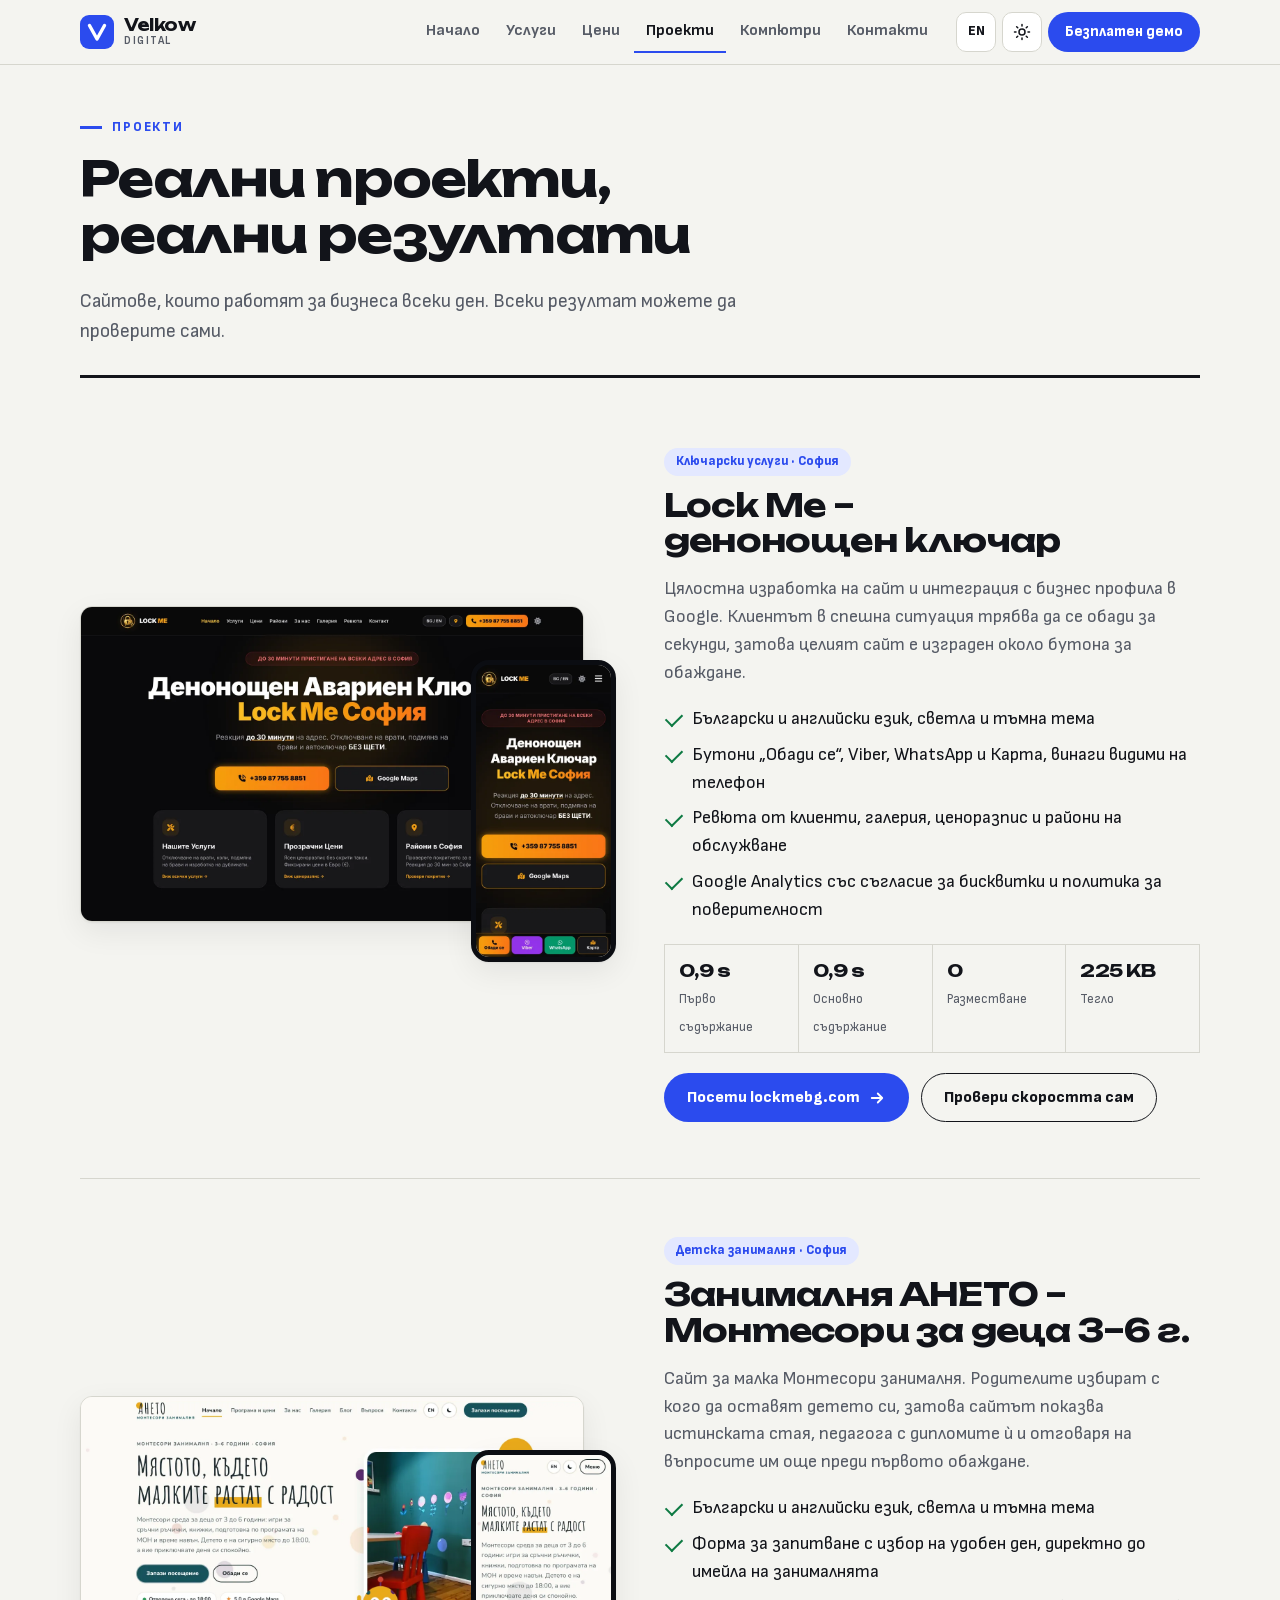
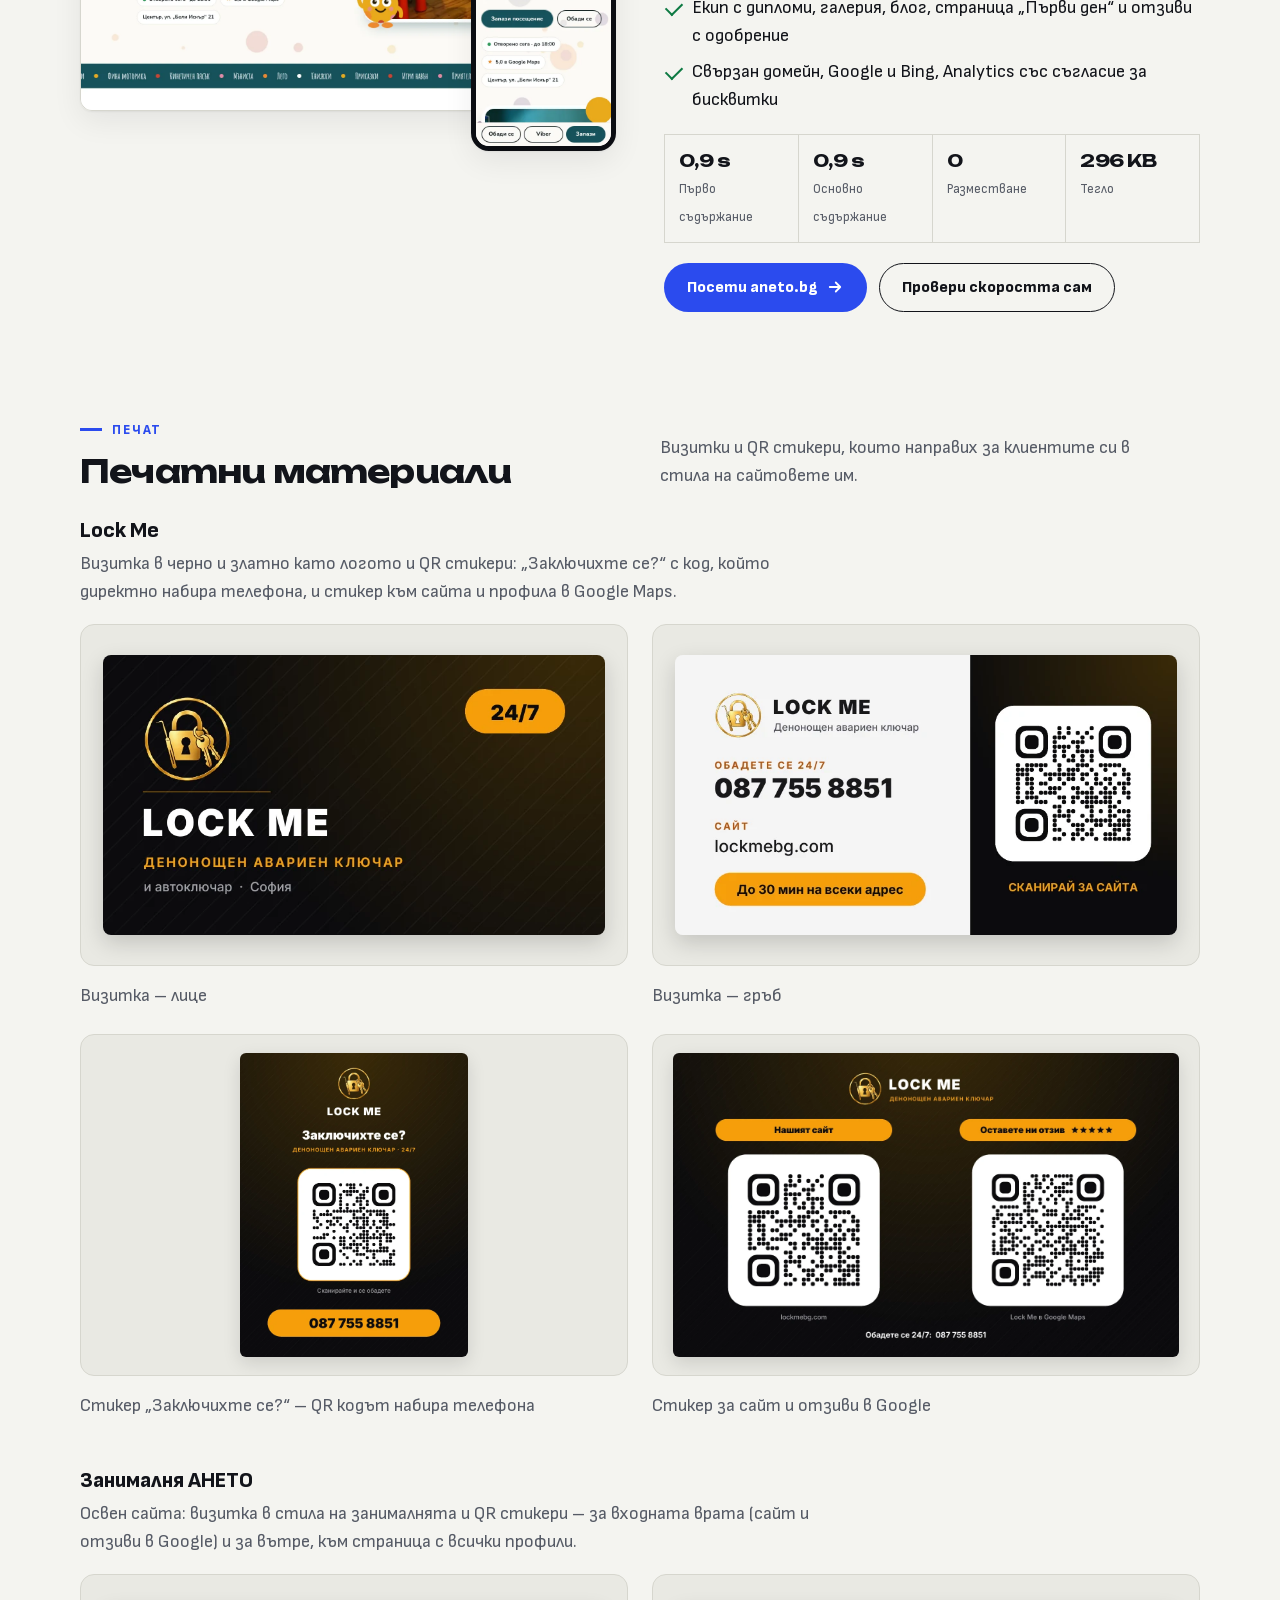
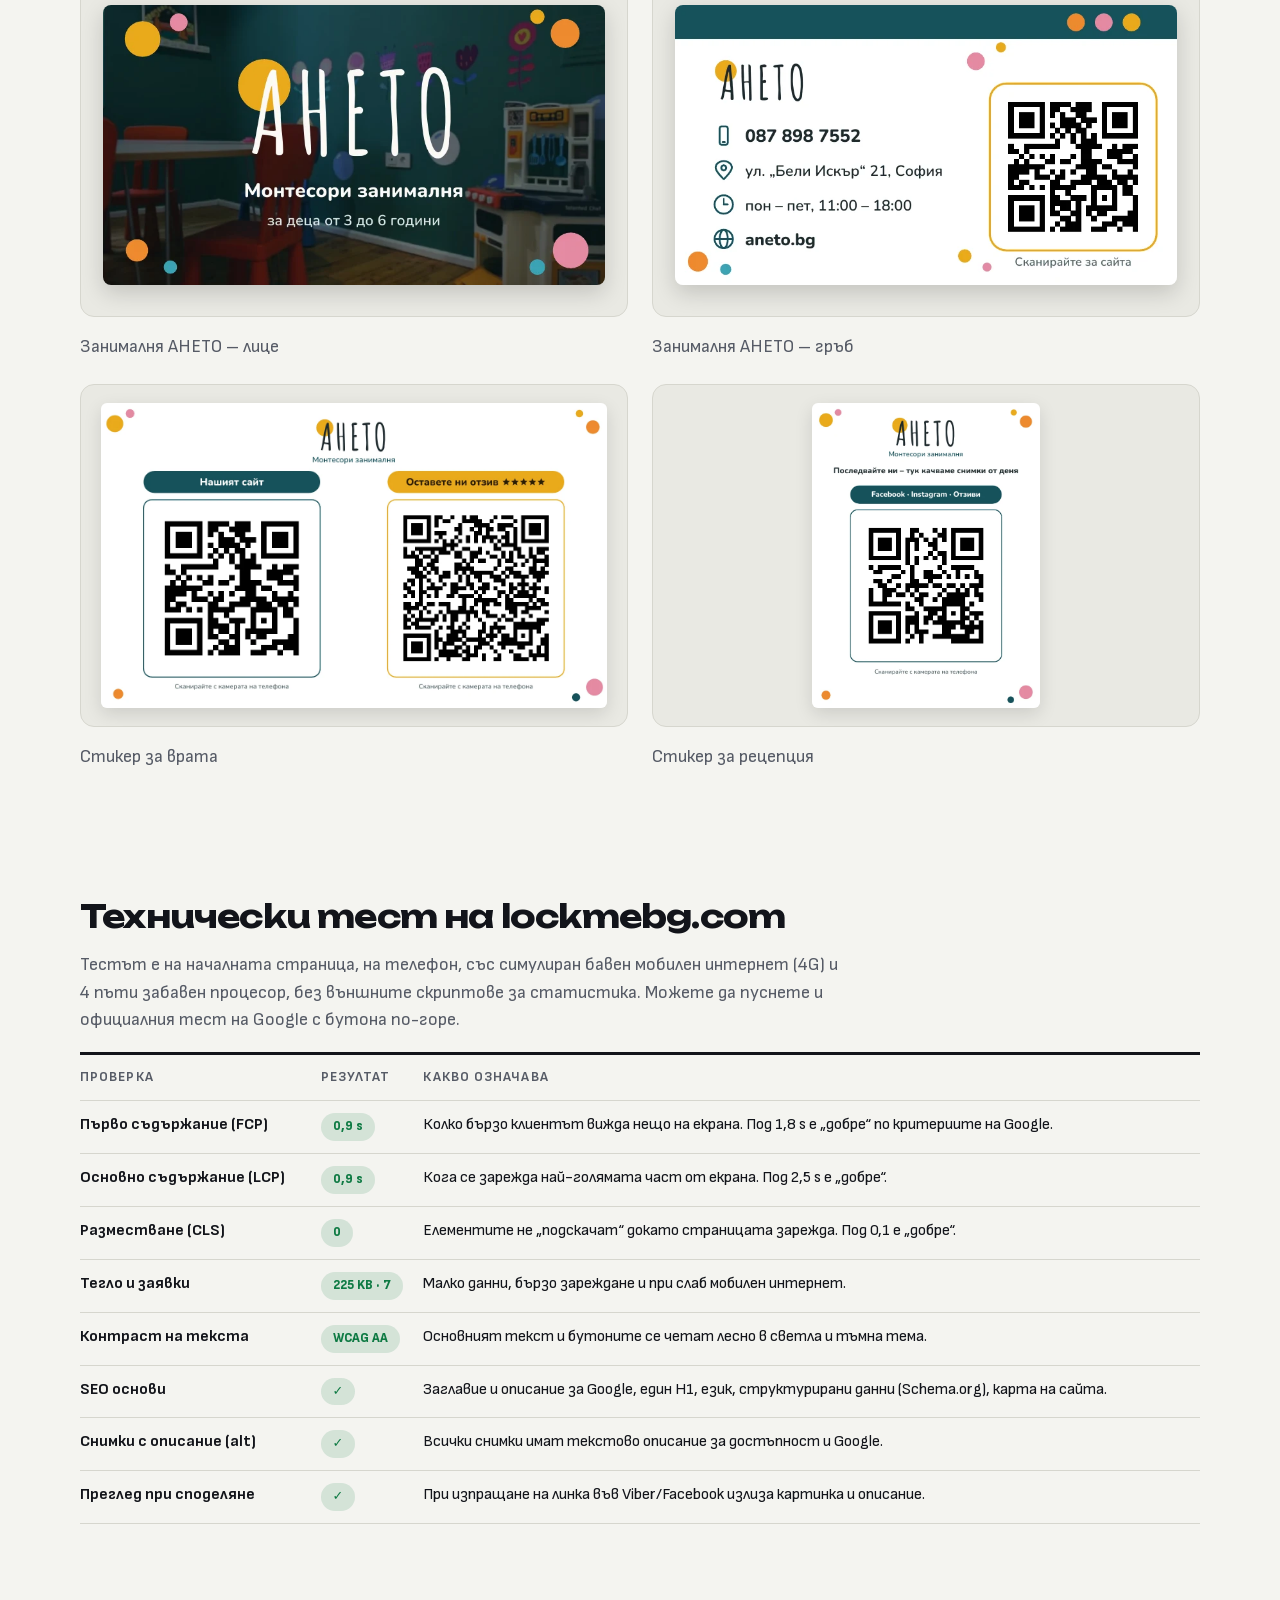
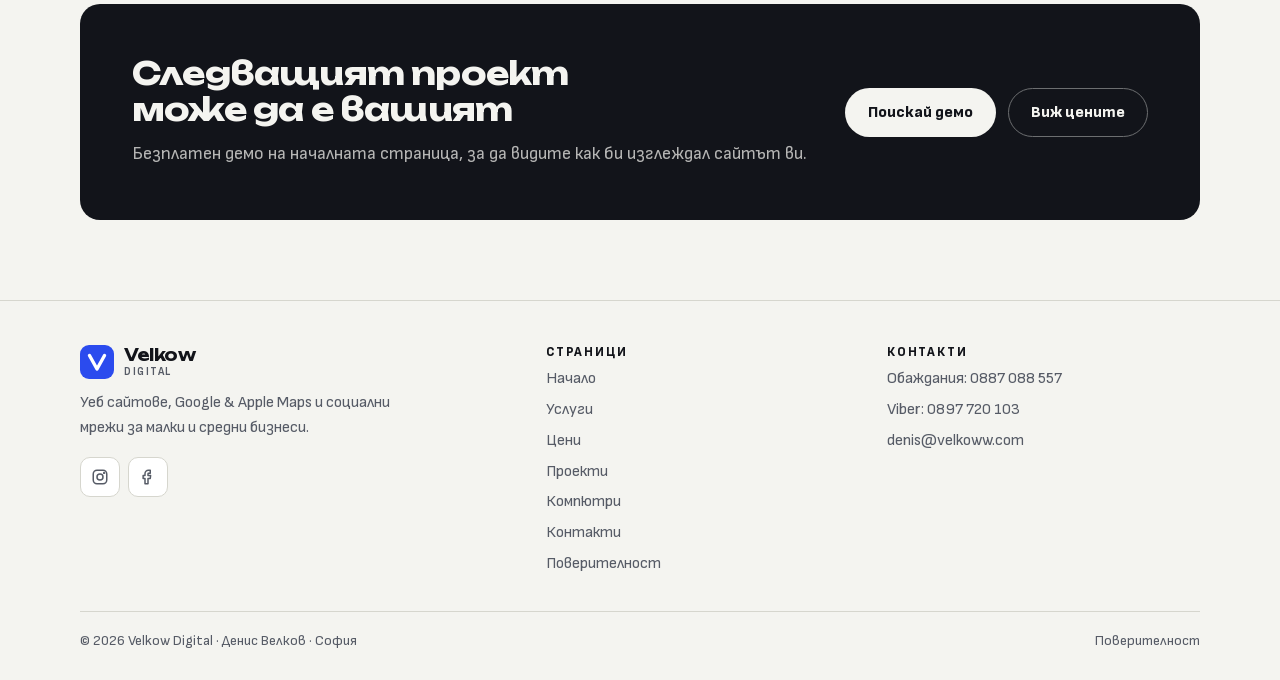
<file: portfolio.html>
<!DOCTYPE html>
<html lang="bg">
<head>
<meta charset="UTF-8">
<meta name="viewport" content="width=device-width, initial-scale=1">
<title>Проекти и резултати | Velkow Digital</title>
<meta name="description" content="Реализирани проекти: lockmebg.com – сайт за денонощен ключар и aneto.bg – сайт за Монтесори занималня в София. Скорост, мобилна версия и SEO с реални резултати от тест.">
<link rel="canonical" href="https://velkoww.com/portfolio">
<link rel="alternate" hreflang="bg" href="https://velkoww.com/portfolio">
<link rel="alternate" hreflang="en" href="https://velkoww.com/en/portfolio">
<link rel="alternate" hreflang="x-default" href="https://velkoww.com/portfolio">
<meta property="og:type" content="website">
<meta property="og:site_name" content="Velkow Digital">
<meta property="og:title" content="Проекти и резултати | Velkow Digital">
<meta property="og:description" content="Реализирани проекти: lockmebg.com – сайт за денонощен ключар и aneto.bg – сайт за Монтесори занималня в София. Скорост, мобилна версия и SEO с реални резултати от тест.">
<meta property="og:url" content="https://velkoww.com/portfolio">
<meta property="og:image" content="https://velkoww.com/assets/img/og-bg.jpg">
<meta property="og:image:width" content="1200">
<meta property="og:image:height" content="630">
<meta property="og:locale" content="bg_BG">
<meta name="twitter:card" content="summary_large_image">
<meta name="theme-color" content="#F4F4F0" media="(prefers-color-scheme: light)">
<meta name="theme-color" content="#0D0F14" media="(prefers-color-scheme: dark)">
<link rel="icon" href="/favicon.svg" type="image/svg+xml">
<link rel="icon" href="/favicon.png" type="image/png" sizes="32x32">
<link rel="apple-touch-icon" href="/apple-touch-icon.png">
<script>try{var t=localStorage.getItem('theme');if(t==='dark'||t==='light')document.documentElement.setAttribute('data-theme',t)}catch(e){}</script>
<link rel="preload" href="/assets/fonts/sofia-sans-var.woff" as="font" type="font/woff" crossorigin>
<link rel="preload" href="/assets/fonts/unbounded-700.woff" as="font" type="font/woff" crossorigin>
<link rel="stylesheet" href="/assets/css/style.css?v=5">
</head>
<body>
<a class="skip" href="#main">Към съдържанието</a>
<header class="site-header">
  <div class="wrap nav">
    <a class="brand" href="/" aria-label="Velkow Digital – начало"><svg class="brand-mark" viewBox="0 0 34 34" aria-hidden="true"><rect width="34" height="34" rx="9" fill="var(--accent)"/><path d="M9.5 10.5 17 24l7.5-13.5" fill="none" stroke="var(--accent-ink)" stroke-width="3.4" stroke-linecap="round" stroke-linejoin="round"/></svg><span>Velkow<small>digital</small></span></a>
    <nav aria-label="Меню"><ul class="menu"><li><a href="/">Начало</a></li><li><a href="/services">Услуги</a></li><li><a href="/prices">Цени</a></li><li><a href="/portfolio" aria-current="page">Проекти</a></li><li><a href="/kompyutri">Компютри</a></li><li><a href="/contacts">Контакти</a></li></ul></nav>
    <div class="tools">
      <a class="icon-btn" href="/en/portfolio" hreflang="en" lang="en" aria-label="Switch to English">EN</a>
      <button class="icon-btn theme-btn" type="button" aria-label="Theme"><svg class="sun" viewBox="0 0 24 24" fill="none" stroke="currentColor" stroke-width="2" stroke-linecap="round" aria-hidden="true"><circle cx="12" cy="12" r="4"/><path d="M12 2v2M12 20v2M4.9 4.9l1.4 1.4M17.7 17.7l1.4 1.4M2 12h2M20 12h2M4.9 19.1l1.4-1.4M17.7 6.3l1.4-1.4"/></svg><svg class="moon" viewBox="0 0 24 24" fill="none" stroke="currentColor" stroke-width="2" stroke-linecap="round" stroke-linejoin="round" aria-hidden="true"><path d="M21 12.8A9 9 0 1 1 11.2 3a7 7 0 0 0 9.8 9.8z"/></svg></button>
      <a class="btn btn-primary btn-sm header-cta" href="/contacts#form">Безплатен демо</a>
      <button class="icon-btn menu-btn" type="button" aria-expanded="false" aria-controls="mobile-menu" aria-label="Меню"><svg viewBox="0 0 24 24" fill="none" stroke="currentColor" stroke-width="2" stroke-linecap="round" aria-hidden="true"><path d="M4 6h16M4 12h16M4 18h16"/></svg></button>
    </div>
  </div>
  <nav id="mobile-menu" class="mobile-menu" aria-label="Меню"><a href="/">Начало</a><a href="/services">Услуги</a><a href="/prices">Цени</a><a href="/portfolio" aria-current="page">Проекти</a><a href="/kompyutri">Компютри</a><a href="/contacts">Контакти</a></nav>
</header>
<main id="main">
<div class="wrap"><div class="page-head">
  <span class="eyebrow">Проекти</span>
  <h1>Реални проекти, реални резултати</h1>
  <p class="lead">Сайтове, които работят за бизнеса всеки ден. Всеки резултат можете да проверите сами.</p>
</div></div>
<section>
  <div class="wrap">
    <article class="case" id="lockme">
      <div class="shots">
        <img class="shot-desk" src="/assets/img/lockme-desktop.webp" width="1440" height="900" alt="Началната страница на lockmebg.com на компютър" loading="lazy">
        <img class="shot-mob" src="/assets/img/lockme-mobile.webp" width="390" height="844" alt="lockmebg.com на телефон" loading="lazy">
      </div>
      <div>
        <span class="pill">Ключарски услуги · София</span>
        <h2 style="margin-top:12px">Lock Me – денонощен ключар</h2>
        <p class="muted">Цялостна изработка на сайт и интеграция с бизнес профила в Google. Клиентът в спешна ситуация трябва да се обади за секунди, затова целият сайт е изграден около бутона за обаждане.</p>
        <ul class="checks">
          <li>Български и английски език, светла и тъмна тема</li>
          <li>Бутони „Обади се“, Viber, WhatsApp и Карта, винаги видими на телефон</li>
          <li>Ревюта от клиенти, галерия, ценоразпис и райони на обслужване</li>
          <li>Google Analytics със съгласие за бисквитки и политика за поверителност</li>
        </ul>
        <div class="metrics">
          <div class="metric"><b>0,9 s</b><span>Първо съдържание</span></div>
          <div class="metric"><b>0,9 s</b><span>Основно съдържание</span></div>
          <div class="metric"><b>0</b><span>Разместване</span></div>
          <div class="metric"><b>225 KB</b><span>Тегло</span></div>
        </div>
        <div class="btn-row"><a class="btn btn-primary" href="https://lockmebg.com" target="_blank" rel="noopener">Посети lockmebg.com <svg class="go" viewBox="0 0 24 24" width="16" height="16" fill="none" stroke="currentColor" stroke-width="2.4" stroke-linecap="round" stroke-linejoin="round" aria-hidden="true"><path d="M5 12h14M13 6l6 6-6 6"/></svg></a><a class="btn btn-ghost" href="https://pagespeed.web.dev/analysis?url=https%3A%2F%2Flockmebg.com" target="_blank" rel="noopener">Провери скоростта сам</a></div>
      </div>
    </article>
    <article class="case" id="aneto">
      <div class="shots">
        <img class="shot-desk" src="/assets/img/aneto-desktop.webp" width="1440" height="900" alt="Началната страница на aneto.bg на компютър" loading="lazy">
        <img class="shot-mob" src="/assets/img/aneto-mobile.webp" width="390" height="844" alt="aneto.bg на телефон" loading="lazy">
      </div>
      <div>
        <span class="pill">Детска занималня · София</span>
        <h2 style="margin-top:12px">Занималня АНЕТО – Монтесори за деца 3–6&nbsp;г.</h2>
        <p class="muted">Сайт за малка Монтесори занималня. Родителите избират с кого да оставят детето си, затова сайтът показва истинската стая, педагога с дипломите ѝ и отговаря на въпросите им още преди първото обаждане.</p>
        <ul class="checks">
          <li>Български и английски език, светла и тъмна тема</li>
          <li>Форма за запитване с избор на удобен ден, директно до имейла на занималнята</li>
          <li>Екип с дипломи, галерия, блог, страница „Първи ден“ и отзиви с одобрение</li>
          <li>Свързан домейн, Google и Bing, Analytics със съгласие за бисквитки</li>
        </ul>
        <div class="metrics">
          <div class="metric"><b>0,9 s</b><span>Първо съдържание</span></div>
          <div class="metric"><b>0,9 s</b><span>Основно съдържание</span></div>
          <div class="metric"><b>0</b><span>Разместване</span></div>
          <div class="metric"><b>296 KB</b><span>Тегло</span></div>
        </div>
        <div class="btn-row"><a class="btn btn-primary" href="https://aneto.bg" target="_blank" rel="noopener">Посети aneto.bg <svg class="go" viewBox="0 0 24 24" width="16" height="16" fill="none" stroke="currentColor" stroke-width="2.4" stroke-linecap="round" stroke-linejoin="round" aria-hidden="true"><path d="M5 12h14M13 6l6 6-6 6"/></svg></a><a class="btn btn-ghost" href="https://pagespeed.web.dev/analysis?url=https%3A%2F%2Faneto.bg" target="_blank" rel="noopener">Провери скоростта сам</a></div>
      </div>
    </article>
  </div>
</section>
<section class="section-tight" id="print">
  <div class="wrap">
    <div class="sec-head"><div><span class="eyebrow">Печат</span><h2>Печатни материали</h2></div><p>Визитки и QR стикери, които направих за клиентите си в стила на сайтовете им.</p></div>
    <div id="lockme-print" style="margin-top:0;margin-bottom:48px">
      <h3 style="margin:0 0 6px;font-size:1.35rem">Lock Me</h3>
      <p class="muted" style="margin:0 0 18px;max-width:760px">Визитка в черно и златно като логото и QR стикери: „Заключихте се?“ с код, който директно набира телефона, и стикер към сайта и профила в Google Maps.</p>
      <div class="works" style="align-items:start">
        <figure class="work" style="margin:0"><div class="work-shot" style="aspect-ratio:16/10;background:var(--surface-2);padding:22px;display:grid;place-items:center"><img src="/assets/img/lockme-vizitka-litse.webp" alt="Лицева страна на визитка Lock Me" loading="lazy" decoding="async" style="object-fit:contain;box-shadow:0 8px 22px rgba(0,0,0,.16);border-radius:8px;height:auto;width:100%;max-width:100%"></div><figcaption class="muted">Визитка – лице</figcaption></figure>
        <figure class="work" style="margin:0"><div class="work-shot" style="aspect-ratio:16/10;background:var(--surface-2);padding:22px;display:grid;place-items:center"><img src="/assets/img/lockme-vizitka-gramb.webp" alt="Гръб на визитка Lock Me с телефон, сайт и QR код" loading="lazy" decoding="async" style="object-fit:contain;box-shadow:0 8px 22px rgba(0,0,0,.16);border-radius:8px;height:auto;width:100%;max-width:100%"></div><figcaption class="muted">Визитка – гръб</figcaption></figure>
        <figure class="work" style="margin:0"><div class="work-shot" style="aspect-ratio:16/10;background:var(--surface-2);padding:18px;display:grid;place-items:center"><img src="/assets/img/lockme-stiker-obadi-se.webp" alt="QR стикер Lock Me „Заключихте се?“ с код за обаждане" loading="lazy" decoding="async" style="object-fit:contain;box-shadow:0 6px 18px rgba(0,0,0,.12);border-radius:6px;height:100%;width:auto;max-width:100%;min-height:0"></div><figcaption class="muted">Стикер „Заключихте се?“ – QR кодът набира телефона</figcaption></figure>
        <figure class="work" style="margin:0"><div class="work-shot" style="aspect-ratio:16/10;background:var(--surface-2);padding:18px;display:grid;place-items:center"><img src="/assets/img/lockme-stiker-2qr.webp" alt="QR стикер Lock Me към сайта и Google Maps" loading="lazy" decoding="async" style="object-fit:contain;box-shadow:0 6px 18px rgba(0,0,0,.12);border-radius:6px;height:100%;width:auto;max-width:100%;min-height:0"></div><figcaption class="muted">Стикер за сайт и отзиви в Google</figcaption></figure>
      </div>
    </div>
    <div id="aneto-print" style="margin-bottom:48px">
      <h3 style="margin:0 0 6px;font-size:1.35rem">Занималня АНЕТО</h3>
      <p class="muted" style="margin:0 0 18px;max-width:760px">Освен сайта: визитка в стила на занималнята и QR стикери – за входната врата (сайт и отзиви в Google) и за вътре, към страница с всички профили.</p>
      <div class="works" style="align-items:start">
        <figure class="work" style="margin:0"><div class="work-shot" style="aspect-ratio:16/10;background:var(--surface-2);padding:22px;display:grid;place-items:center"><img src="/assets/img/aneto-vizitka-litse.webp" alt="Лицева страна на визитка за занималня АНЕТО" loading="lazy" decoding="async" style="object-fit:contain;box-shadow:0 8px 22px rgba(0,0,0,.16);border-radius:8px;height:auto;width:100%;max-width:100%"></div><figcaption class="muted">Занималня АНЕТО – лице</figcaption></figure>
        <figure class="work" style="margin:0"><div class="work-shot" style="aspect-ratio:16/10;background:var(--surface-2);padding:22px;display:grid;place-items:center"><img src="/assets/img/aneto-vizitka-gramb.webp" alt="Гръб на визитка за АНЕТО с контакти и QR код" loading="lazy" decoding="async" style="object-fit:contain;box-shadow:0 8px 22px rgba(0,0,0,.16);border-radius:8px;height:auto;width:100%;max-width:100%"></div><figcaption class="muted">Занималня АНЕТО – гръб</figcaption></figure>
        <figure class="work" style="margin:0"><div class="work-shot" style="aspect-ratio:16/10;background:var(--surface-2);padding:18px;display:grid;place-items:center"><img src="/assets/img/aneto-stiker-vrata.webp" alt="QR стикер за врата на АНЕТО: сайт и отзиви в Google" loading="lazy" decoding="async" style="object-fit:contain;box-shadow:0 6px 18px rgba(0,0,0,.12);border-radius:6px;height:100%;width:auto;max-width:100%;min-height:0"></div><figcaption class="muted">Стикер за врата</figcaption></figure>
        <figure class="work" style="margin:0"><div class="work-shot" style="aspect-ratio:16/10;background:var(--surface-2);padding:18px;display:grid;place-items:center"><img src="/assets/img/aneto-stiker-qr.webp" alt="QR стикер за АНЕТО към страница с Facebook, Instagram и отзиви" loading="lazy" decoding="async" style="object-fit:contain;box-shadow:0 6px 18px rgba(0,0,0,.12);border-radius:6px;height:100%;width:auto;max-width:100%;min-height:0"></div><figcaption class="muted">Стикер за рецепция</figcaption></figure>
      </div>
    </div>
  </div>
</section>

<section class="section-tight">
  <div class="wrap">
    <h2>Технически тест на lockmebg.com</h2>
    <p class="muted" style="max-width:760px">Тестът е на началната страница, на телефон, със симулиран бавен мобилен интернет (4G) и 4 пъти забавен процесор, без външните скриптове за статистика. Можете да пуснете и официалния тест на Google с бутона по-горе.</p>
    <div class="table-wrap">
      <table class="audit">
        <thead><tr><th>Проверка</th><th>Резултат</th><th>Какво означава</th></tr></thead>
        <tbody>
          <tr><td>Първо съдържание (FCP)</td><td><span class="pill pill-ok">0,9 s</span></td><td>Колко бързо клиентът вижда нещо на екрана. Под 1,8 s е „добре“ по критериите на Google.</td></tr>
          <tr><td>Основно съдържание (LCP)</td><td><span class="pill pill-ok">0,9 s</span></td><td>Кога се зарежда най-голямата част от екрана. Под 2,5 s е „добре“.</td></tr>
          <tr><td>Разместване (CLS)</td><td><span class="pill pill-ok">0</span></td><td>Елементите не „подскачат“ докато страницата зарежда. Под 0,1 е „добре“.</td></tr>
          <tr><td>Тегло и заявки</td><td><span class="pill pill-ok">225 KB · 7</span></td><td>Малко данни, бързо зареждане и при слаб мобилен интернет.</td></tr>
          <tr><td>Контраст на текста</td><td><span class="pill pill-ok">WCAG AA</span></td><td>Основният текст и бутоните се четат лесно в светла и тъмна тема.</td></tr>
          <tr><td>SEO основи</td><td><span class="pill pill-ok">✓</span></td><td>Заглавие и описание за Google, един H1, език, структурирани данни (Schema.org), карта на сайта.</td></tr>
          <tr><td>Снимки с описание (alt)</td><td><span class="pill pill-ok">✓</span></td><td>Всички снимки имат текстово описание за достъпност и Google.</td></tr>
          <tr><td>Преглед при споделяне</td><td><span class="pill pill-ok">✓</span></td><td>При изпращане на линка във Viber/Facebook излиза картинка и описание.</td></tr>
        </tbody>
      </table>
    </div>
  </div>
</section>
<section class="section-tight">
  <div class="wrap">
    <div class="cta-band">
      <div><h2>Следващият проект може да е вашият</h2><p style="margin:0">Безплатен демо на началната страница, за да видите как би изглеждал сайтът ви.</p></div>
      <div class="btn-row"><a class="btn btn-primary" href="/contacts#form">Поискай демо</a><a class="btn btn-ghost" href="/prices#calc">Виж цените</a></div>
    </div>
  </div>
</section>
</main>
<footer class="site-footer">
  <div class="wrap">
    <div class="foot-grid">
      <div>
        <a class="brand" href="/"><svg class="brand-mark" viewBox="0 0 34 34" aria-hidden="true"><rect width="34" height="34" rx="9" fill="var(--accent)"/><path d="M9.5 10.5 17 24l7.5-13.5" fill="none" stroke="var(--accent-ink)" stroke-width="3.4" stroke-linecap="round" stroke-linejoin="round"/></svg><span>Velkow<small>digital</small></span></a>
        <p style="margin-top:12px;max-width:340px">Уеб сайтове, Google & Apple Maps и социални мрежи за малки и средни бизнеси.</p>
        <div class="social">
          <a class="icon-btn" href="https://www.instagram.com/velkoww_/" target="_blank" rel="noopener" aria-label="Instagram"><svg viewBox="0 0 24 24" fill="none" stroke="currentColor" stroke-width="2" stroke-linecap="round" stroke-linejoin="round" aria-hidden="true"><rect x="3" y="3" width="18" height="18" rx="5"/><circle cx="12" cy="12" r="4"/><circle cx="17.5" cy="6.5" r=".6" fill="currentColor"/></svg></a>
          <a class="icon-btn" href="https://www.facebook.com/share/19Hg4BAvfs/" target="_blank" rel="noopener" aria-label="Facebook"><svg viewBox="0 0 24 24" fill="none" stroke="currentColor" stroke-width="2" stroke-linecap="round" stroke-linejoin="round" aria-hidden="true"><path d="M15 3h-2.5A4.5 4.5 0 0 0 8 7.5V10H5.5v4H8v7h4v-7h3l.5-4H12V7.8c0-.5.4-.8.8-.8H15z"/></svg></a>
        </div>
      </div>
      <div><h3>Страници</h3><ul><li><a href="/">Начало</a></li><li><a href="/services">Услуги</a></li><li><a href="/prices">Цени</a></li><li><a href="/portfolio">Проекти</a></li><li><a href="/kompyutri">Компютри</a></li><li><a href="/contacts">Контакти</a></li><li><a href="/privacy">Поверителност</a></li></ul></div>
      <div><h3>Контакти</h3><ul>
        <li>Обаждания: <a href="tel:+359887088557">0887 088 557</a></li>
        <li>Viber: <a href="viber://chat?number=%2B359897720103">0897 720 103</a></li>
        <li><a href="mailto:denis@velkoww.com">denis@velkoww.com</a></li>
      </ul></div>
    </div>
    <div class="foot-bottom"><span>© <span id="year">2026</span> Velkow Digital · Денис Велков · София</span><a href="/privacy">Поверителност</a></div>
  </div>
</footer>
<nav class="mobile-bar" aria-label="Quick contact">
  <a class="call" href="tel:+359887088557"><svg viewBox="0 0 24 24" fill="none" stroke="currentColor" stroke-width="2" stroke-linecap="round" stroke-linejoin="round" aria-hidden="true"><path d="M22 16.9v3a2 2 0 0 1-2.2 2 19.8 19.8 0 0 1-8.6-3.1 19.5 19.5 0 0 1-6-6A19.8 19.8 0 0 1 2.1 4.2 2 2 0 0 1 4.1 2h3a2 2 0 0 1 2 1.7c.1 1 .4 1.9.7 2.8a2 2 0 0 1-.5 2.1L8 9.9a16 16 0 0 0 6 6l1.3-1.3a2 2 0 0 1 2.1-.5c.9.3 1.8.6 2.8.7a2 2 0 0 1 1.8 2z"/></svg>Обади се</a>
  <a class="viber" href="viber://chat?number=%2B359897720103"><svg viewBox="0 0 24 24" fill="none" stroke="currentColor" stroke-width="2" stroke-linecap="round" stroke-linejoin="round" aria-hidden="true"><path d="M21 11.5a8.4 8.4 0 0 1-9 8.4 8.6 8.6 0 0 1-3.8-.9L3 21l1.9-5.1A8.4 8.4 0 0 1 12 3a8.5 8.5 0 0 1 9 8.5z"/><path d="M9.5 9.5c.3 1.8 1.3 3.3 3 4.5"/></svg>Viber</a>
  <a href="/prices#calc"><svg viewBox="0 0 24 24" fill="none" stroke="currentColor" stroke-width="2" stroke-linecap="round" stroke-linejoin="round" aria-hidden="true"><rect x="5" y="2.5" width="14" height="19" rx="2"/><path d="M8 6.5h8M8 11h.01M12 11h.01M16 11h.01M8 15h.01M12 15h.01M16 15v3M8 18.5h.01M12 18.5h.01"/></svg>Цена</a>
</nav>
<script src="/assets/js/main.js?v=2" defer></script>
</body>
</html>
</file>
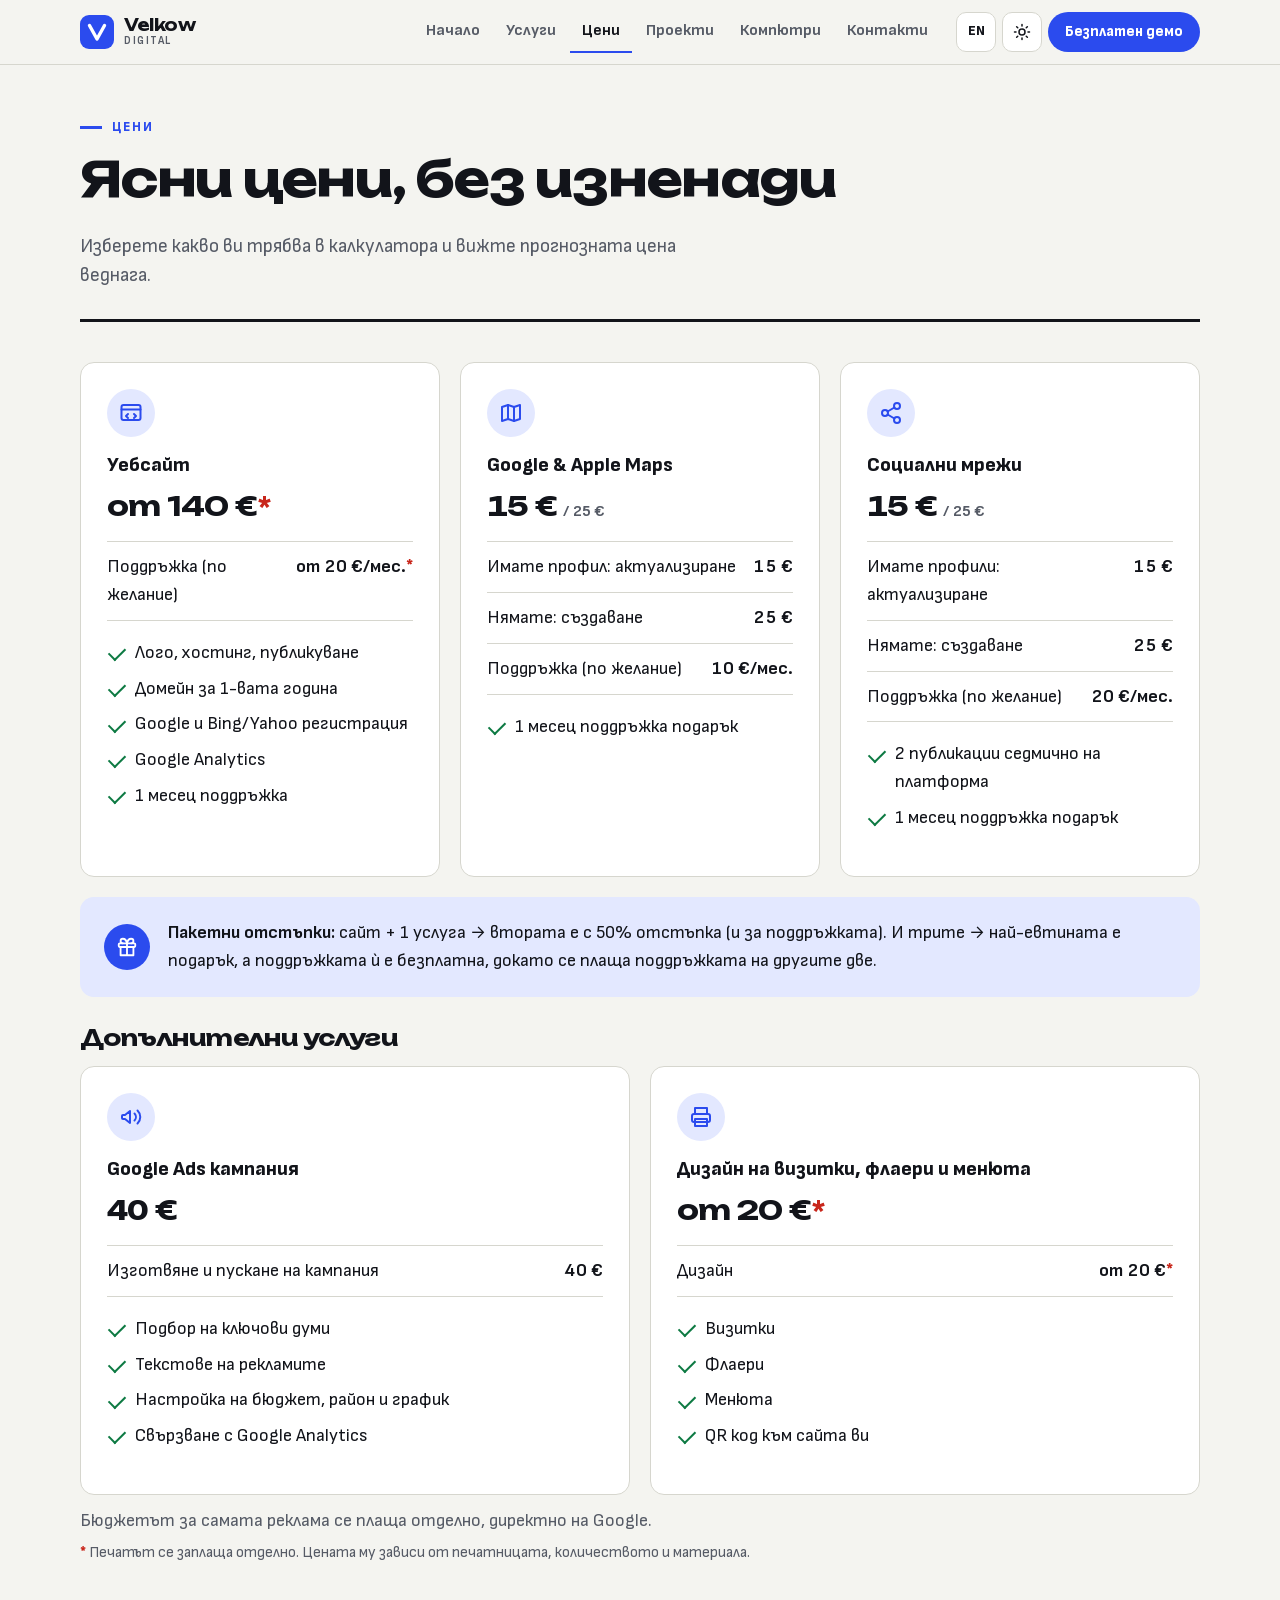
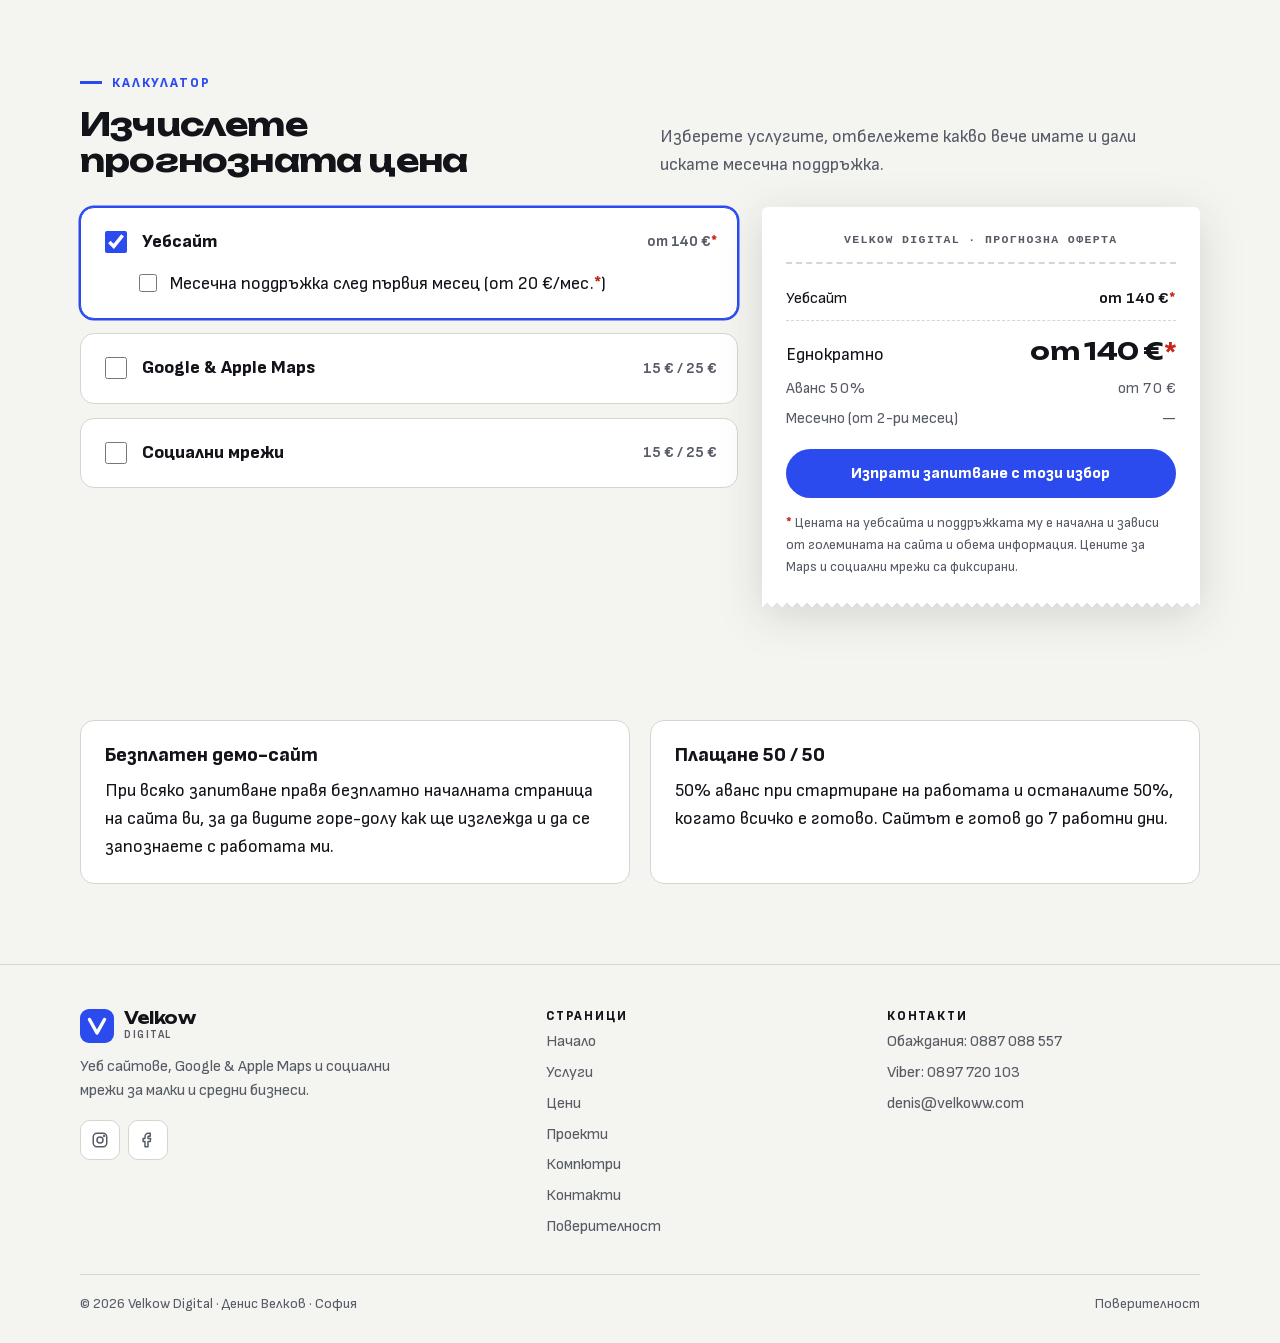
<file: prices.html>
<!DOCTYPE html>
<html lang="bg">
<head>
<meta charset="UTF-8">
<meta name="viewport" content="width=device-width, initial-scale=1">
<title>Цени и калкулатор | Изработка на сайт от 140 € | Velkow Digital</title>
<meta name="description" content="Цени за уебсайт (от 140 €), Google & Apple Maps и социални мрежи. Калкулатор за прогнозна цена, пакетни отстъпки и безплатен демо-сайт.">
<link rel="canonical" href="https://velkoww.com/prices">
<link rel="alternate" hreflang="bg" href="https://velkoww.com/prices">
<link rel="alternate" hreflang="en" href="https://velkoww.com/en/prices">
<link rel="alternate" hreflang="x-default" href="https://velkoww.com/prices">
<meta property="og:type" content="website">
<meta property="og:site_name" content="Velkow Digital">
<meta property="og:title" content="Цени и калкулатор | Изработка на сайт от 140 € | Velkow Digital">
<meta property="og:description" content="Цени за уебсайт (от 140 €), Google & Apple Maps и социални мрежи. Калкулатор за прогнозна цена, пакетни отстъпки и безплатен демо-сайт.">
<meta property="og:url" content="https://velkoww.com/prices">
<meta property="og:image" content="https://velkoww.com/assets/img/og-bg.jpg">
<meta property="og:image:width" content="1200">
<meta property="og:image:height" content="630">
<meta property="og:locale" content="bg_BG">
<meta name="twitter:card" content="summary_large_image">
<meta name="theme-color" content="#F4F4F0" media="(prefers-color-scheme: light)">
<meta name="theme-color" content="#0D0F14" media="(prefers-color-scheme: dark)">
<link rel="icon" href="/favicon.svg" type="image/svg+xml">
<link rel="icon" href="/favicon.png" type="image/png" sizes="32x32">
<link rel="apple-touch-icon" href="/apple-touch-icon.png">
<script>try{var t=localStorage.getItem('theme');if(t==='dark'||t==='light')document.documentElement.setAttribute('data-theme',t)}catch(e){}</script>
<link rel="preload" href="/assets/fonts/sofia-sans-var.woff" as="font" type="font/woff" crossorigin>
<link rel="preload" href="/assets/fonts/unbounded-700.woff" as="font" type="font/woff" crossorigin>
<link rel="stylesheet" href="/assets/css/style.css?v=5">
</head>
<body>
<a class="skip" href="#main">Към съдържанието</a>
<header class="site-header">
  <div class="wrap nav">
    <a class="brand" href="/" aria-label="Velkow Digital – начало"><svg class="brand-mark" viewBox="0 0 34 34" aria-hidden="true"><rect width="34" height="34" rx="9" fill="var(--accent)"/><path d="M9.5 10.5 17 24l7.5-13.5" fill="none" stroke="var(--accent-ink)" stroke-width="3.4" stroke-linecap="round" stroke-linejoin="round"/></svg><span>Velkow<small>digital</small></span></a>
    <nav aria-label="Меню"><ul class="menu"><li><a href="/">Начало</a></li><li><a href="/services">Услуги</a></li><li><a href="/prices" aria-current="page">Цени</a></li><li><a href="/portfolio">Проекти</a></li><li><a href="/kompyutri">Компютри</a></li><li><a href="/contacts">Контакти</a></li></ul></nav>
    <div class="tools">
      <a class="icon-btn" href="/en/prices" hreflang="en" lang="en" aria-label="Switch to English">EN</a>
      <button class="icon-btn theme-btn" type="button" aria-label="Theme"><svg class="sun" viewBox="0 0 24 24" fill="none" stroke="currentColor" stroke-width="2" stroke-linecap="round" aria-hidden="true"><circle cx="12" cy="12" r="4"/><path d="M12 2v2M12 20v2M4.9 4.9l1.4 1.4M17.7 17.7l1.4 1.4M2 12h2M20 12h2M4.9 19.1l1.4-1.4M17.7 6.3l1.4-1.4"/></svg><svg class="moon" viewBox="0 0 24 24" fill="none" stroke="currentColor" stroke-width="2" stroke-linecap="round" stroke-linejoin="round" aria-hidden="true"><path d="M21 12.8A9 9 0 1 1 11.2 3a7 7 0 0 0 9.8 9.8z"/></svg></button>
      <a class="btn btn-primary btn-sm header-cta" href="/contacts#form">Безплатен демо</a>
      <button class="icon-btn menu-btn" type="button" aria-expanded="false" aria-controls="mobile-menu" aria-label="Меню"><svg viewBox="0 0 24 24" fill="none" stroke="currentColor" stroke-width="2" stroke-linecap="round" aria-hidden="true"><path d="M4 6h16M4 12h16M4 18h16"/></svg></button>
    </div>
  </div>
  <nav id="mobile-menu" class="mobile-menu" aria-label="Меню"><a href="/">Начало</a><a href="/services">Услуги</a><a href="/prices" aria-current="page">Цени</a><a href="/portfolio">Проекти</a><a href="/kompyutri">Компютри</a><a href="/contacts">Контакти</a></nav>
</header>
<main id="main">
<div class="wrap"><div class="page-head">
  <span class="eyebrow">Цени</span>
  <h1>Ясни цени, без изненади</h1>
  <p class="lead">Изберете какво ви трябва в калкулатора и вижте прогнозната цена веднага.</p>
</div></div>
<section class="section-tight">
  <div class="wrap grid grid-3">
    <article class="card"><div class="card-icon"><svg viewBox="0 0 24 24" fill="none" stroke="currentColor" stroke-width="2" stroke-linecap="round" stroke-linejoin="round" aria-hidden="true"><rect x="2.5" y="4" width="19" height="15" rx="2"/><path d="M2.5 8.5h19"/><path d="m9 13-2 2 2 2M15 13l2 2-2 2"/></svg></div><h3>Уебсайт</h3><p class="price">от 140 €<span class="req">*</span></p>
      <ul class="price-rows"><li><span>Поддръжка (по желание)</span><b>от 20 €/мес.<span class="req">*</span></b></li></ul>
      <ul class="checks"><li>Лого, хостинг, публикуване</li><li>Домейн за 1-вата година</li><li>Google и Bing/Yahoo регистрация</li><li>Google Analytics</li><li>1 месец поддръжка</li></ul></article>
    <article class="card"><div class="card-icon"><svg viewBox="0 0 24 24" fill="none" stroke="currentColor" stroke-width="2" stroke-linecap="round" stroke-linejoin="round" aria-hidden="true"><path d="M9 4 3 6v14l6-2 6 2 6-2V4l-6 2z"/><path d="M9 4v14M15 6v14"/></svg></div><h3>Google &amp; Apple Maps</h3><p class="price">15 € <small>/ 25 €</small></p>
      <ul class="price-rows"><li><span>Имате профил: актуализиране</span><b>15 €</b></li><li><span>Нямате: създаване</span><b>25 €</b></li><li><span>Поддръжка (по желание)</span><b>10 €/мес.</b></li></ul>
      <ul class="checks"><li>1 месец поддръжка подарък</li></ul></article>
    <article class="card"><div class="card-icon"><svg viewBox="0 0 24 24" fill="none" stroke="currentColor" stroke-width="2" stroke-linecap="round" stroke-linejoin="round" aria-hidden="true"><circle cx="18" cy="5" r="3"/><circle cx="6" cy="12" r="3"/><circle cx="18" cy="19" r="3"/><path d="m8.6 13.5 6.8 4M15.4 6.5l-6.8 4"/></svg></div><h3>Социални мрежи</h3><p class="price">15 € <small>/ 25 €</small></p>
      <ul class="price-rows"><li><span>Имате профили: актуализиране</span><b>15 €</b></li><li><span>Нямате: създаване</span><b>25 €</b></li><li><span>Поддръжка (по желание)</span><b>20 €/мес.</b></li></ul>
      <ul class="checks"><li>2 публикации седмично на платформа</li><li>1 месец поддръжка подарък</li></ul></article>
  </div>
  <div class="wrap" style="margin-top:20px"><div class="callout discount"><span class="ic"><svg viewBox="0 0 24 24" fill="none" stroke="currentColor" stroke-width="2" stroke-linecap="round" stroke-linejoin="round" aria-hidden="true"><rect x="3" y="8" width="18" height="4" rx="1"/><path d="M12 8v13M19 12v9H5v-9M7.5 8a2.5 2.5 0 0 1 0-5C11 3 12 8 12 8s1-5 4.5-5a2.5 2.5 0 0 1 0 5"/></svg></span><p><b>Пакетни отстъпки:</b> сайт + 1 услуга → втората е с 50% отстъпка (и за поддръжката). И трите → най-евтината е подарък, а поддръжката ѝ е безплатна, докато се плаща поддръжката на другите две.</p></div></div>
  <div class="wrap" style="margin-top:28px"><h2 style="font-size:1.4rem;margin:0 0 16px">Допълнителни услуги</h2></div>
  <div class="wrap grid grid-2">
    <article class="card"><div class="card-icon"><svg viewBox="0 0 24 24" fill="none" stroke="currentColor" stroke-width="2" stroke-linecap="round" stroke-linejoin="round" aria-hidden="true"><path d="M3 11v2a1 1 0 0 0 1 1h2l5 4V6L6 10H4a1 1 0 0 0-1 1z"/><path d="M15.5 8.5a5 5 0 0 1 0 7M18.5 5.5a9 9 0 0 1 0 13"/></svg></div><h3>Google Ads кампания</h3><p class="price">40 €</p>
      <ul class="price-rows"><li><span>Изготвяне и пускане на кампания</span><b>40 €</b></li></ul>
      <ul class="checks"><li>Подбор на ключови думи</li><li>Текстове на рекламите</li><li>Настройка на бюджет, район и график</li><li>Свързване с Google Analytics</li></ul></article>
    <article class="card"><div class="card-icon"><svg viewBox="0 0 24 24" fill="none" stroke="currentColor" stroke-width="2" stroke-linecap="round" stroke-linejoin="round" aria-hidden="true"><path d="M6 9V3h12v6"/><rect x="3" y="9" width="18" height="8" rx="2"/><path d="M6 14h12v7H6z"/></svg></div><h3>Дизайн на визитки, флаери и менюта</h3><p class="price">от 20 €<span class="req">*</span></p>
      <ul class="price-rows"><li><span>Дизайн</span><b>от 20 €<span class="req">*</span></b></li></ul>
      <ul class="checks"><li>Визитки</li><li>Флаери</li><li>Менюта</li><li>QR код към сайта ви</li></ul></article>
  </div>
  <div class="wrap"><p class="muted" style="margin:12px 0 0">Бюджетът за самата реклама се плаща отделно, директно на Google.</p><p class="note-red" style="margin:6px 0 0"><span class="req">*</span> Печатът се заплаща отделно. Цената му зависи от печатницата, количеството и материала.</p></div>
</section>

<section id="calc">
  <div class="wrap">
    <div class="sec-head">
      <div><span class="eyebrow">Калкулатор</span><h2>Изчислете прогнозната цена</h2></div>
      <p>Изберете услугите, отбележете какво вече имате и дали искате месечна поддръжка.</p>
    </div>
    <form class="calc" onsubmit="return false">
      <div>
        <div class="calc-item" data-svc="site">
          <label class="calc-head"><input type="checkbox" name="site" id="c-site" checked> Уебсайт <span class="from">от 140 €<span class="req">*</span></span></label>
          <div class="calc-opts"><label><input type="checkbox" name="siteMaint" id="c-site-m"> <span>Месечна поддръжка след първия месец (от 20 €/мес.<span class="req">*</span>)</span></label></div>
        </div>
        <div class="calc-item" data-svc="maps">
          <label class="calc-head"><input type="checkbox" name="maps" id="c-maps"> Google &amp; Apple Maps <span class="from">15 € / 25 €</span></label>
          <div class="calc-opts">
            <fieldset><legend>Имате ли вече локация в картите?</legend>
              <label><input type="radio" name="mapsHas" id="c-maps-y" value="yes" checked> <span>Да, имам (актуализиране – 15 €)</span></label>
              <label><input type="radio" name="mapsHas" id="c-maps-n" value="no"> <span>Не, нямам (създаване – 25 €)</span></label></fieldset>
            <label><input type="checkbox" name="mapsMaint" id="c-maps-m"> <span>Месечна поддръжка след подаръчния месец (10 €/мес.)</span></label>
          </div>
        </div>
        <div class="calc-item" data-svc="social">
          <label class="calc-head"><input type="checkbox" name="social" id="c-social"> Социални мрежи <span class="from">15 € / 25 €</span></label>
          <div class="calc-opts">
            <fieldset><legend>Имате ли Facebook, Instagram или TikTok?</legend>
              <label><input type="radio" name="socialHas" id="c-social-y" value="yes" checked> <span>Да, имам (актуализиране – 15 €)</span></label>
              <label><input type="radio" name="socialHas" id="c-social-n" value="no"> <span>Не, нямам (създаване – 25 €)</span></label></fieldset>
            <label><input type="checkbox" name="socialMaint" id="c-social-m"> <span>Месечна поддръжка след подаръчния месец (20 €/мес.)</span></label>
          </div>
        </div>
      </div>
      <aside class="card summary" aria-live="polite">
        <p class="receipt-head">Velkow Digital · прогнозна оферта</p>
        <div id="calc-out"><p class="sum-empty">Изберете поне една услуга, за да видите цената.</p></div>
        <a id="calc-send" class="btn btn-primary" data-base="/contacts" href="/contacts#form">Изпрати запитване с този избор</a>
        <p class="note-red"><span class="req">*</span> Цената на уебсайта и поддръжката му е начална и зависи от големината на сайта и обема информация. Цените за Maps и социални мрежи са фиксирани.</p>
      </aside>
    </form>
  </div>
</section>

<section class="section-tight">
  <div class="wrap grid grid-2">
    <div class="callout"><h3>Безплатен демо-сайт</h3><p style="margin:0">При всяко запитване правя безплатно началната страница на сайта ви, за да видите горе-долу как ще изглежда и да се запознаете с работата ми.</p></div>
    <div class="callout"><h3>Плащане 50 / 50</h3><p style="margin:0">50% аванс при стартиране на работата и останалите 50%, когато всичко е готово. Сайтът е готов до 7 работни дни.</p></div>
  </div>
</section>
</main>
<footer class="site-footer">
  <div class="wrap">
    <div class="foot-grid">
      <div>
        <a class="brand" href="/"><svg class="brand-mark" viewBox="0 0 34 34" aria-hidden="true"><rect width="34" height="34" rx="9" fill="var(--accent)"/><path d="M9.5 10.5 17 24l7.5-13.5" fill="none" stroke="var(--accent-ink)" stroke-width="3.4" stroke-linecap="round" stroke-linejoin="round"/></svg><span>Velkow<small>digital</small></span></a>
        <p style="margin-top:12px;max-width:340px">Уеб сайтове, Google & Apple Maps и социални мрежи за малки и средни бизнеси.</p>
        <div class="social">
          <a class="icon-btn" href="https://www.instagram.com/velkoww_/" target="_blank" rel="noopener" aria-label="Instagram"><svg viewBox="0 0 24 24" fill="none" stroke="currentColor" stroke-width="2" stroke-linecap="round" stroke-linejoin="round" aria-hidden="true"><rect x="3" y="3" width="18" height="18" rx="5"/><circle cx="12" cy="12" r="4"/><circle cx="17.5" cy="6.5" r=".6" fill="currentColor"/></svg></a>
          <a class="icon-btn" href="https://www.facebook.com/share/19Hg4BAvfs/" target="_blank" rel="noopener" aria-label="Facebook"><svg viewBox="0 0 24 24" fill="none" stroke="currentColor" stroke-width="2" stroke-linecap="round" stroke-linejoin="round" aria-hidden="true"><path d="M15 3h-2.5A4.5 4.5 0 0 0 8 7.5V10H5.5v4H8v7h4v-7h3l.5-4H12V7.8c0-.5.4-.8.8-.8H15z"/></svg></a>
        </div>
      </div>
      <div><h3>Страници</h3><ul><li><a href="/">Начало</a></li><li><a href="/services">Услуги</a></li><li><a href="/prices">Цени</a></li><li><a href="/portfolio">Проекти</a></li><li><a href="/kompyutri">Компютри</a></li><li><a href="/contacts">Контакти</a></li><li><a href="/privacy">Поверителност</a></li></ul></div>
      <div><h3>Контакти</h3><ul>
        <li>Обаждания: <a href="tel:+359887088557">0887 088 557</a></li>
        <li>Viber: <a href="viber://chat?number=%2B359897720103">0897 720 103</a></li>
        <li><a href="mailto:denis@velkoww.com">denis@velkoww.com</a></li>
      </ul></div>
    </div>
    <div class="foot-bottom"><span>© <span id="year">2026</span> Velkow Digital · Денис Велков · София</span><a href="/privacy">Поверителност</a></div>
  </div>
</footer>
<nav class="mobile-bar" aria-label="Quick contact">
  <a class="call" href="tel:+359887088557"><svg viewBox="0 0 24 24" fill="none" stroke="currentColor" stroke-width="2" stroke-linecap="round" stroke-linejoin="round" aria-hidden="true"><path d="M22 16.9v3a2 2 0 0 1-2.2 2 19.8 19.8 0 0 1-8.6-3.1 19.5 19.5 0 0 1-6-6A19.8 19.8 0 0 1 2.1 4.2 2 2 0 0 1 4.1 2h3a2 2 0 0 1 2 1.7c.1 1 .4 1.9.7 2.8a2 2 0 0 1-.5 2.1L8 9.9a16 16 0 0 0 6 6l1.3-1.3a2 2 0 0 1 2.1-.5c.9.3 1.8.6 2.8.7a2 2 0 0 1 1.8 2z"/></svg>Обади се</a>
  <a class="viber" href="viber://chat?number=%2B359897720103"><svg viewBox="0 0 24 24" fill="none" stroke="currentColor" stroke-width="2" stroke-linecap="round" stroke-linejoin="round" aria-hidden="true"><path d="M21 11.5a8.4 8.4 0 0 1-9 8.4 8.6 8.6 0 0 1-3.8-.9L3 21l1.9-5.1A8.4 8.4 0 0 1 12 3a8.5 8.5 0 0 1 9 8.5z"/><path d="M9.5 9.5c.3 1.8 1.3 3.3 3 4.5"/></svg>Viber</a>
  <a href="/prices#calc"><svg viewBox="0 0 24 24" fill="none" stroke="currentColor" stroke-width="2" stroke-linecap="round" stroke-linejoin="round" aria-hidden="true"><rect x="5" y="2.5" width="14" height="19" rx="2"/><path d="M8 6.5h8M8 11h.01M12 11h.01M16 11h.01M8 15h.01M12 15h.01M16 15v3M8 18.5h.01M12 18.5h.01"/></svg>Цена</a>
</nav>
<script src="/assets/js/main.js?v=2" defer></script>
</body>
</html>
</file>
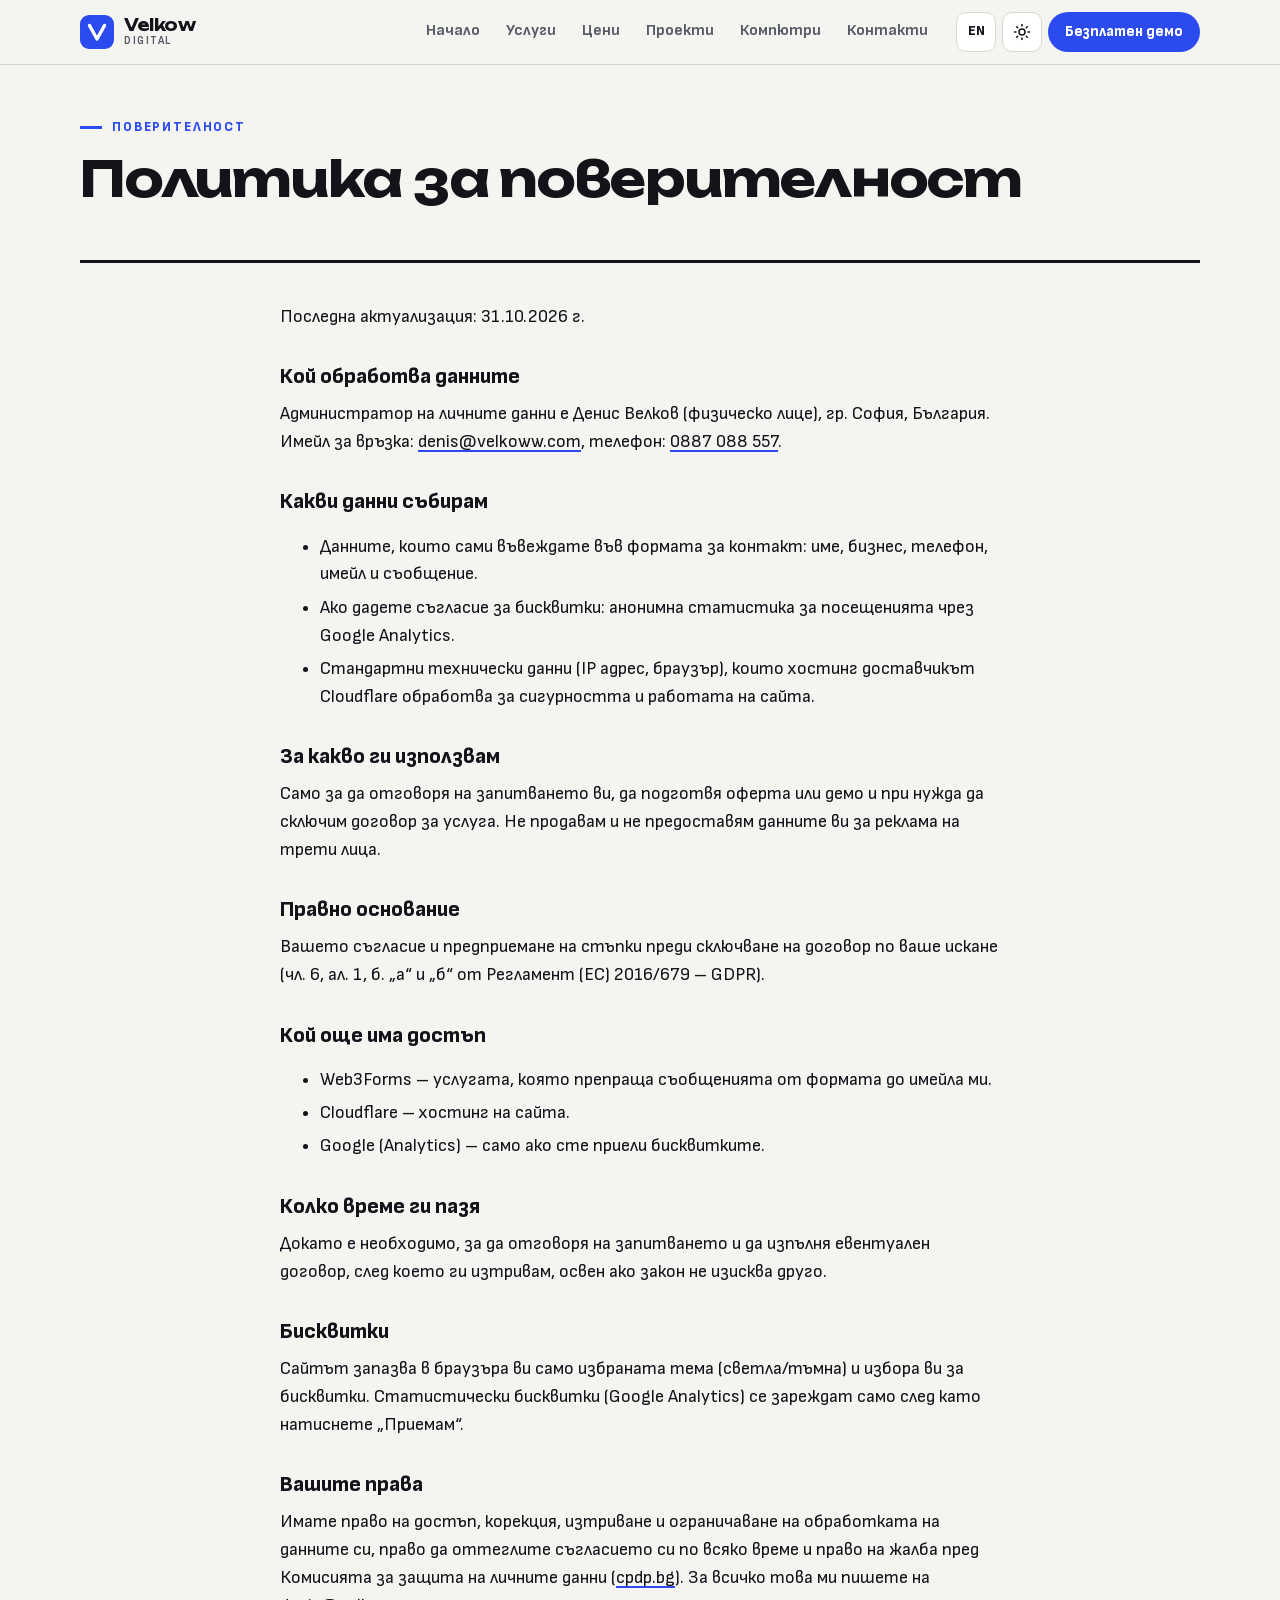
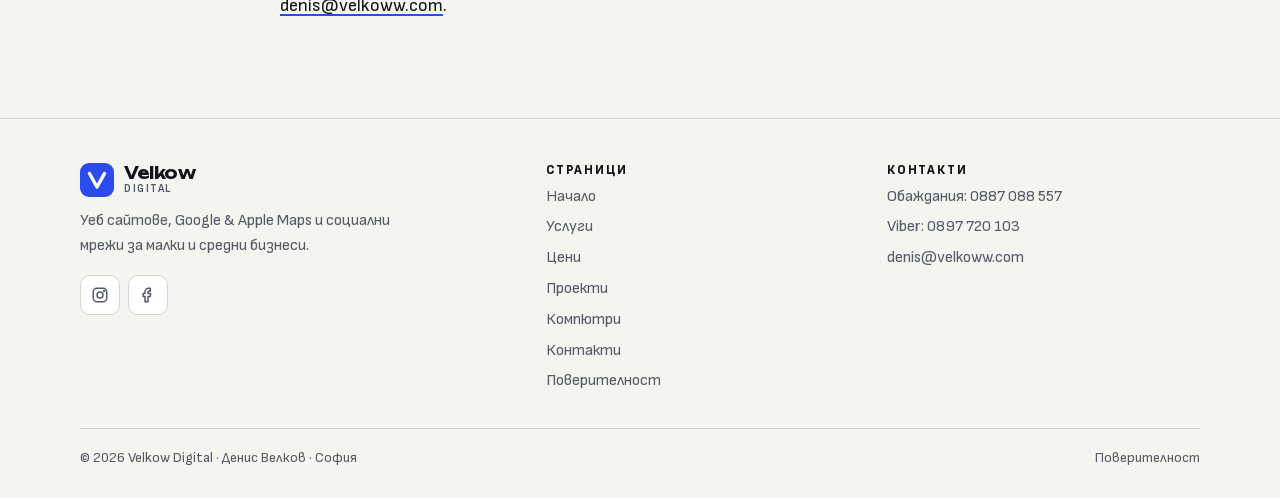
<file: privacy.html>
<!DOCTYPE html>
<html lang="bg">
<head>
<meta charset="UTF-8">
<meta name="viewport" content="width=device-width, initial-scale=1">
<title>Политика за поверителност | Velkow Digital</title>
<meta name="description" content="Как Velkow Digital (Денис Велков) събира и използва личните данни от сайта velkoww.com.">
<link rel="canonical" href="https://velkoww.com/privacy">
<link rel="alternate" hreflang="bg" href="https://velkoww.com/privacy">
<link rel="alternate" hreflang="en" href="https://velkoww.com/en/privacy">
<link rel="alternate" hreflang="x-default" href="https://velkoww.com/privacy">
<meta property="og:type" content="website">
<meta property="og:site_name" content="Velkow Digital">
<meta property="og:title" content="Политика за поверителност | Velkow Digital">
<meta property="og:description" content="Как Velkow Digital (Денис Велков) събира и използва личните данни от сайта velkoww.com.">
<meta property="og:url" content="https://velkoww.com/privacy">
<meta property="og:image" content="https://velkoww.com/assets/img/og-bg.jpg">
<meta property="og:image:width" content="1200">
<meta property="og:image:height" content="630">
<meta property="og:locale" content="bg_BG">
<meta name="twitter:card" content="summary_large_image">
<meta name="theme-color" content="#F4F4F0" media="(prefers-color-scheme: light)">
<meta name="theme-color" content="#0D0F14" media="(prefers-color-scheme: dark)">
<link rel="icon" href="/favicon.svg" type="image/svg+xml">
<link rel="icon" href="/favicon.png" type="image/png" sizes="32x32">
<link rel="apple-touch-icon" href="/apple-touch-icon.png">
<script>try{var t=localStorage.getItem('theme');if(t==='dark'||t==='light')document.documentElement.setAttribute('data-theme',t)}catch(e){}</script>
<link rel="preload" href="/assets/fonts/sofia-sans-var.woff" as="font" type="font/woff" crossorigin>
<link rel="preload" href="/assets/fonts/unbounded-700.woff" as="font" type="font/woff" crossorigin>
<link rel="stylesheet" href="/assets/css/style.css?v=5">
</head>
<body>
<a class="skip" href="#main">Към съдържанието</a>
<header class="site-header">
  <div class="wrap nav">
    <a class="brand" href="/" aria-label="Velkow Digital – начало"><svg class="brand-mark" viewBox="0 0 34 34" aria-hidden="true"><rect width="34" height="34" rx="9" fill="var(--accent)"/><path d="M9.5 10.5 17 24l7.5-13.5" fill="none" stroke="var(--accent-ink)" stroke-width="3.4" stroke-linecap="round" stroke-linejoin="round"/></svg><span>Velkow<small>digital</small></span></a>
    <nav aria-label="Меню"><ul class="menu"><li><a href="/">Начало</a></li><li><a href="/services">Услуги</a></li><li><a href="/prices">Цени</a></li><li><a href="/portfolio">Проекти</a></li><li><a href="/kompyutri">Компютри</a></li><li><a href="/contacts">Контакти</a></li></ul></nav>
    <div class="tools">
      <a class="icon-btn" href="/en/privacy" hreflang="en" lang="en" aria-label="Switch to English">EN</a>
      <button class="icon-btn theme-btn" type="button" aria-label="Theme"><svg class="sun" viewBox="0 0 24 24" fill="none" stroke="currentColor" stroke-width="2" stroke-linecap="round" aria-hidden="true"><circle cx="12" cy="12" r="4"/><path d="M12 2v2M12 20v2M4.9 4.9l1.4 1.4M17.7 17.7l1.4 1.4M2 12h2M20 12h2M4.9 19.1l1.4-1.4M17.7 6.3l1.4-1.4"/></svg><svg class="moon" viewBox="0 0 24 24" fill="none" stroke="currentColor" stroke-width="2" stroke-linecap="round" stroke-linejoin="round" aria-hidden="true"><path d="M21 12.8A9 9 0 1 1 11.2 3a7 7 0 0 0 9.8 9.8z"/></svg></button>
      <a class="btn btn-primary btn-sm header-cta" href="/contacts#form">Безплатен демо</a>
      <button class="icon-btn menu-btn" type="button" aria-expanded="false" aria-controls="mobile-menu" aria-label="Меню"><svg viewBox="0 0 24 24" fill="none" stroke="currentColor" stroke-width="2" stroke-linecap="round" aria-hidden="true"><path d="M4 6h16M4 12h16M4 18h16"/></svg></button>
    </div>
  </div>
  <nav id="mobile-menu" class="mobile-menu" aria-label="Меню"><a href="/">Начало</a><a href="/services">Услуги</a><a href="/prices">Цени</a><a href="/portfolio">Проекти</a><a href="/kompyutri">Компютри</a><a href="/contacts">Контакти</a></nav>
</header>
<main id="main">
<div class="wrap"><div class="page-head"><span class="eyebrow">Поверителност</span><h1>Политика за поверителност</h1></div></div>
<section class="section-tight"><div class="wrap prose">
<p>Последна актуализация: 31.10.2026 г.</p>
<h2>Кой обработва данните</h2>
<p>Администратор на личните данни е Денис Велков (физическо лице), гр. София, България. Имейл за връзка: <a href="mailto:denis@velkoww.com">denis@velkoww.com</a>, телефон: <a href="tel:+359887088557">0887 088 557</a>.</p>
<h2>Какви данни събирам</h2>
<ul><li>Данните, които сами въвеждате във формата за контакт: име, бизнес, телефон, имейл и съобщение.</li>
<li>Ако дадете съгласие за бисквитки: анонимна статистика за посещенията чрез Google Analytics.</li>
<li>Стандартни технически данни (IP адрес, браузър), които хостинг доставчикът Cloudflare обработва за сигурността и работата на сайта.</li></ul>
<h2>За какво ги използвам</h2>
<p>Само за да отговоря на запитването ви, да подготвя оферта или демо и при нужда да сключим договор за услуга. Не продавам и не предоставям данните ви за реклама на трети лица.</p>
<h2>Правно основание</h2>
<p>Вашето съгласие и предприемане на стъпки преди сключване на договор по ваше искане (чл. 6, ал. 1, б. „а“ и „б“ от Регламент (ЕС) 2016/679 – GDPR).</p>
<h2>Кой още има достъп</h2>
<ul><li>Web3Forms – услугата, която препраща съобщенията от формата до имейла ми.</li><li>Cloudflare – хостинг на сайта.</li><li>Google (Analytics) – само ако сте приели бисквитките.</li></ul>
<h2>Колко време ги пазя</h2>
<p>Докато е необходимо, за да отговоря на запитването и да изпълня евентуален договор, след което ги изтривам, освен ако закон не изисква друго.</p>
<h2>Бисквитки</h2>
<p>Сайтът запазва в браузъра ви само избраната тема (светла/тъмна) и избора ви за бисквитки. Статистически бисквитки (Google Analytics) се зареждат само след като натиснете „Приемам“.</p>
<h2>Вашите права</h2>
<p>Имате право на достъп, корекция, изтриване и ограничаване на обработката на данните си, право да оттеглите съгласието си по всяко време и право на жалба пред Комисията за защита на личните данни (<a href="https://www.cpdp.bg" target="_blank" rel="noopener">cpdp.bg</a>). За всичко това ми пишете на <a href="mailto:denis@velkoww.com">denis@velkoww.com</a>.</p>
</div></section>
</main>
<footer class="site-footer">
  <div class="wrap">
    <div class="foot-grid">
      <div>
        <a class="brand" href="/"><svg class="brand-mark" viewBox="0 0 34 34" aria-hidden="true"><rect width="34" height="34" rx="9" fill="var(--accent)"/><path d="M9.5 10.5 17 24l7.5-13.5" fill="none" stroke="var(--accent-ink)" stroke-width="3.4" stroke-linecap="round" stroke-linejoin="round"/></svg><span>Velkow<small>digital</small></span></a>
        <p style="margin-top:12px;max-width:340px">Уеб сайтове, Google & Apple Maps и социални мрежи за малки и средни бизнеси.</p>
        <div class="social">
          <a class="icon-btn" href="https://www.instagram.com/velkoww_/" target="_blank" rel="noopener" aria-label="Instagram"><svg viewBox="0 0 24 24" fill="none" stroke="currentColor" stroke-width="2" stroke-linecap="round" stroke-linejoin="round" aria-hidden="true"><rect x="3" y="3" width="18" height="18" rx="5"/><circle cx="12" cy="12" r="4"/><circle cx="17.5" cy="6.5" r=".6" fill="currentColor"/></svg></a>
          <a class="icon-btn" href="https://www.facebook.com/share/19Hg4BAvfs/" target="_blank" rel="noopener" aria-label="Facebook"><svg viewBox="0 0 24 24" fill="none" stroke="currentColor" stroke-width="2" stroke-linecap="round" stroke-linejoin="round" aria-hidden="true"><path d="M15 3h-2.5A4.5 4.5 0 0 0 8 7.5V10H5.5v4H8v7h4v-7h3l.5-4H12V7.8c0-.5.4-.8.8-.8H15z"/></svg></a>
        </div>
      </div>
      <div><h3>Страници</h3><ul><li><a href="/">Начало</a></li><li><a href="/services">Услуги</a></li><li><a href="/prices">Цени</a></li><li><a href="/portfolio">Проекти</a></li><li><a href="/kompyutri">Компютри</a></li><li><a href="/contacts">Контакти</a></li><li><a href="/privacy">Поверителност</a></li></ul></div>
      <div><h3>Контакти</h3><ul>
        <li>Обаждания: <a href="tel:+359887088557">0887 088 557</a></li>
        <li>Viber: <a href="viber://chat?number=%2B359897720103">0897 720 103</a></li>
        <li><a href="mailto:denis@velkoww.com">denis@velkoww.com</a></li>
      </ul></div>
    </div>
    <div class="foot-bottom"><span>© <span id="year">2026</span> Velkow Digital · Денис Велков · София</span><a href="/privacy">Поверителност</a></div>
  </div>
</footer>
<nav class="mobile-bar" aria-label="Quick contact">
  <a class="call" href="tel:+359887088557"><svg viewBox="0 0 24 24" fill="none" stroke="currentColor" stroke-width="2" stroke-linecap="round" stroke-linejoin="round" aria-hidden="true"><path d="M22 16.9v3a2 2 0 0 1-2.2 2 19.8 19.8 0 0 1-8.6-3.1 19.5 19.5 0 0 1-6-6A19.8 19.8 0 0 1 2.1 4.2 2 2 0 0 1 4.1 2h3a2 2 0 0 1 2 1.7c.1 1 .4 1.9.7 2.8a2 2 0 0 1-.5 2.1L8 9.9a16 16 0 0 0 6 6l1.3-1.3a2 2 0 0 1 2.1-.5c.9.3 1.8.6 2.8.7a2 2 0 0 1 1.8 2z"/></svg>Обади се</a>
  <a class="viber" href="viber://chat?number=%2B359897720103"><svg viewBox="0 0 24 24" fill="none" stroke="currentColor" stroke-width="2" stroke-linecap="round" stroke-linejoin="round" aria-hidden="true"><path d="M21 11.5a8.4 8.4 0 0 1-9 8.4 8.6 8.6 0 0 1-3.8-.9L3 21l1.9-5.1A8.4 8.4 0 0 1 12 3a8.5 8.5 0 0 1 9 8.5z"/><path d="M9.5 9.5c.3 1.8 1.3 3.3 3 4.5"/></svg>Viber</a>
  <a href="/prices#calc"><svg viewBox="0 0 24 24" fill="none" stroke="currentColor" stroke-width="2" stroke-linecap="round" stroke-linejoin="round" aria-hidden="true"><rect x="5" y="2.5" width="14" height="19" rx="2"/><path d="M8 6.5h8M8 11h.01M12 11h.01M16 11h.01M8 15h.01M12 15h.01M16 15v3M8 18.5h.01M12 18.5h.01"/></svg>Цена</a>
</nav>
<script src="/assets/js/main.js?v=2" defer></script>
</body>
</html>
</file>
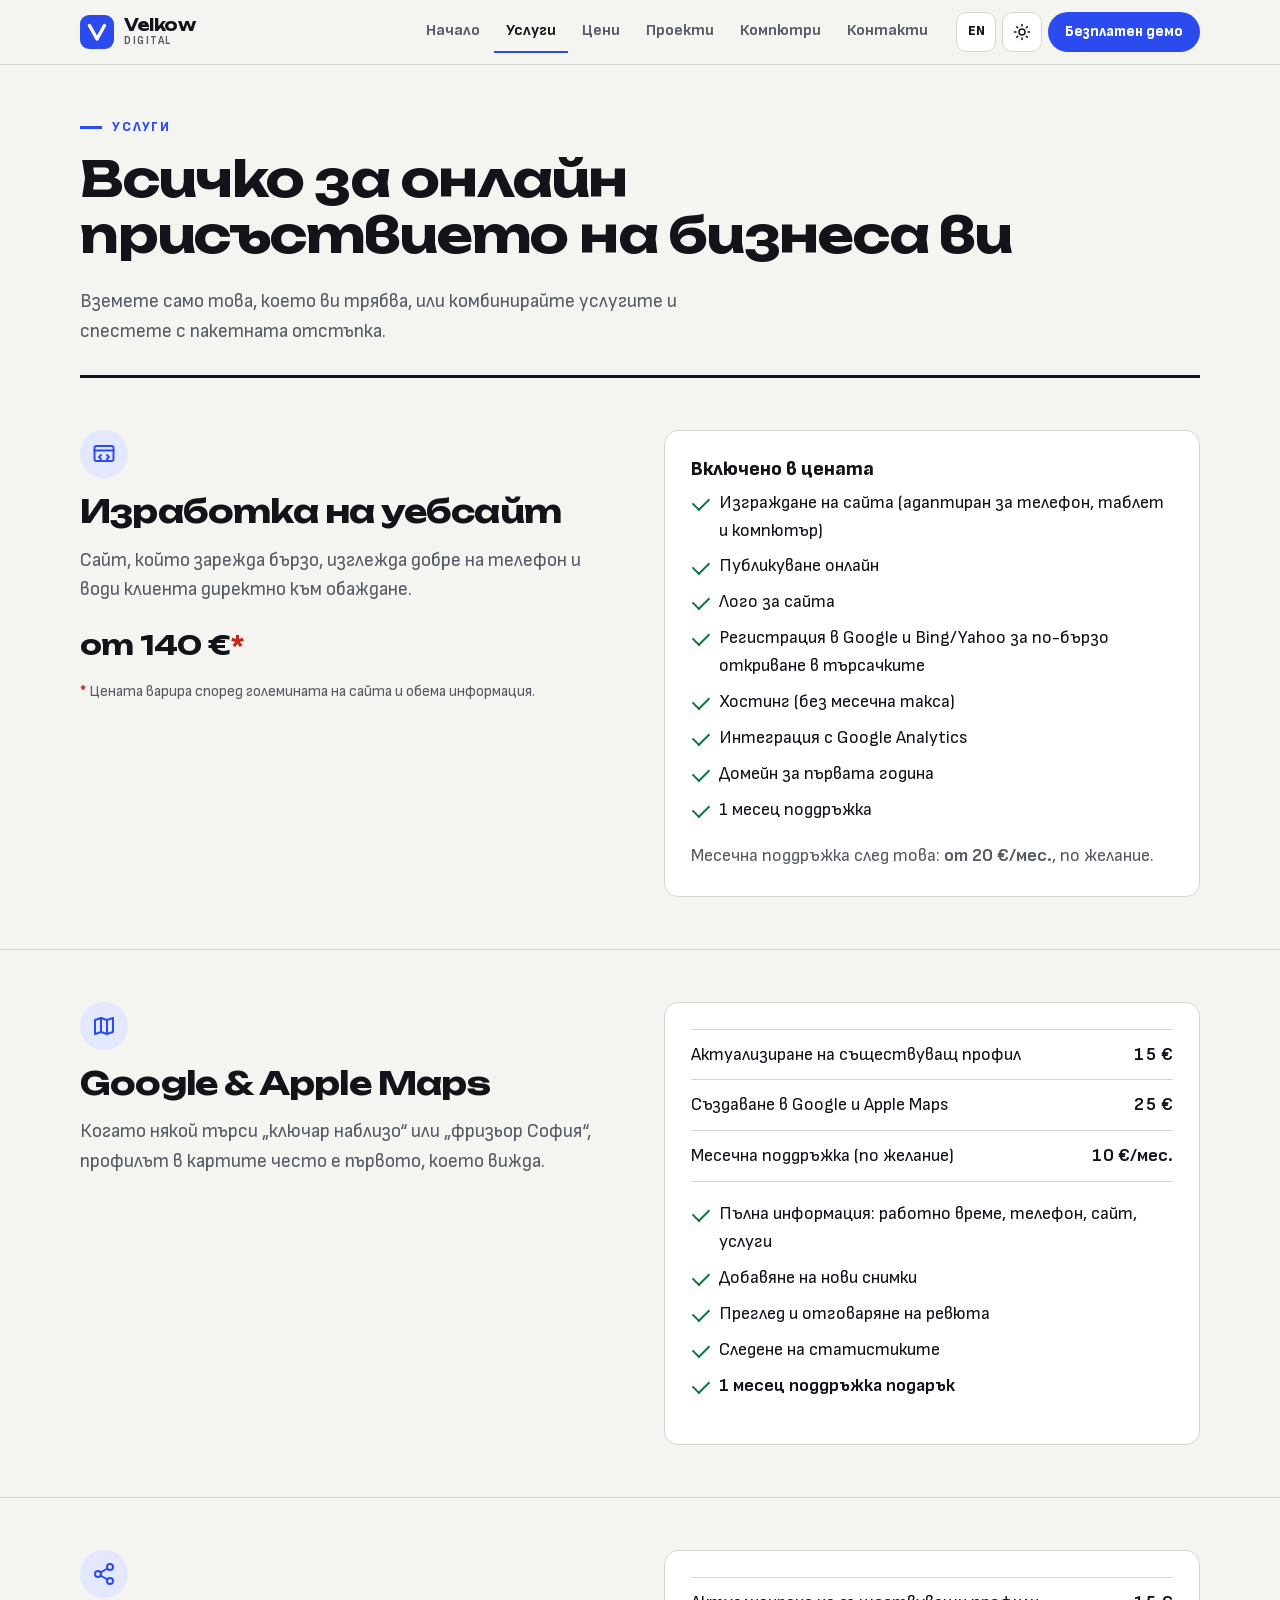
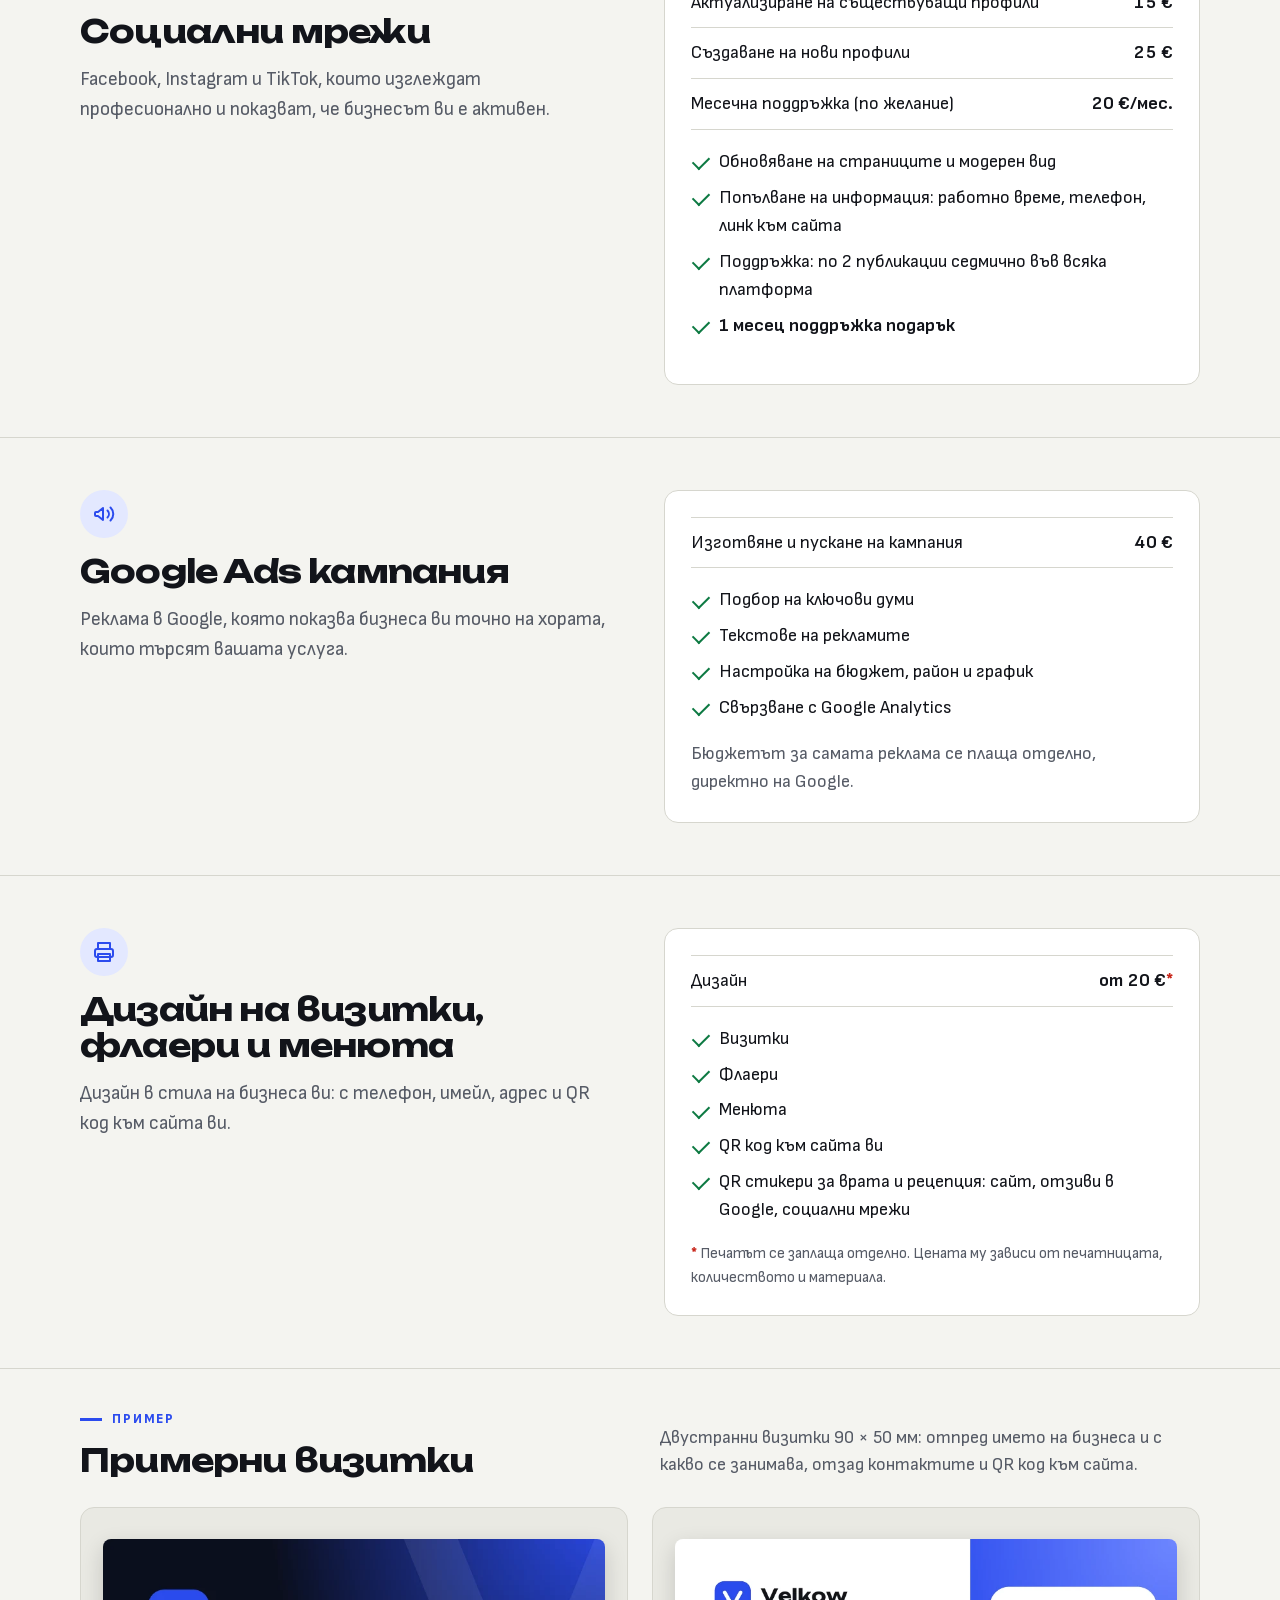
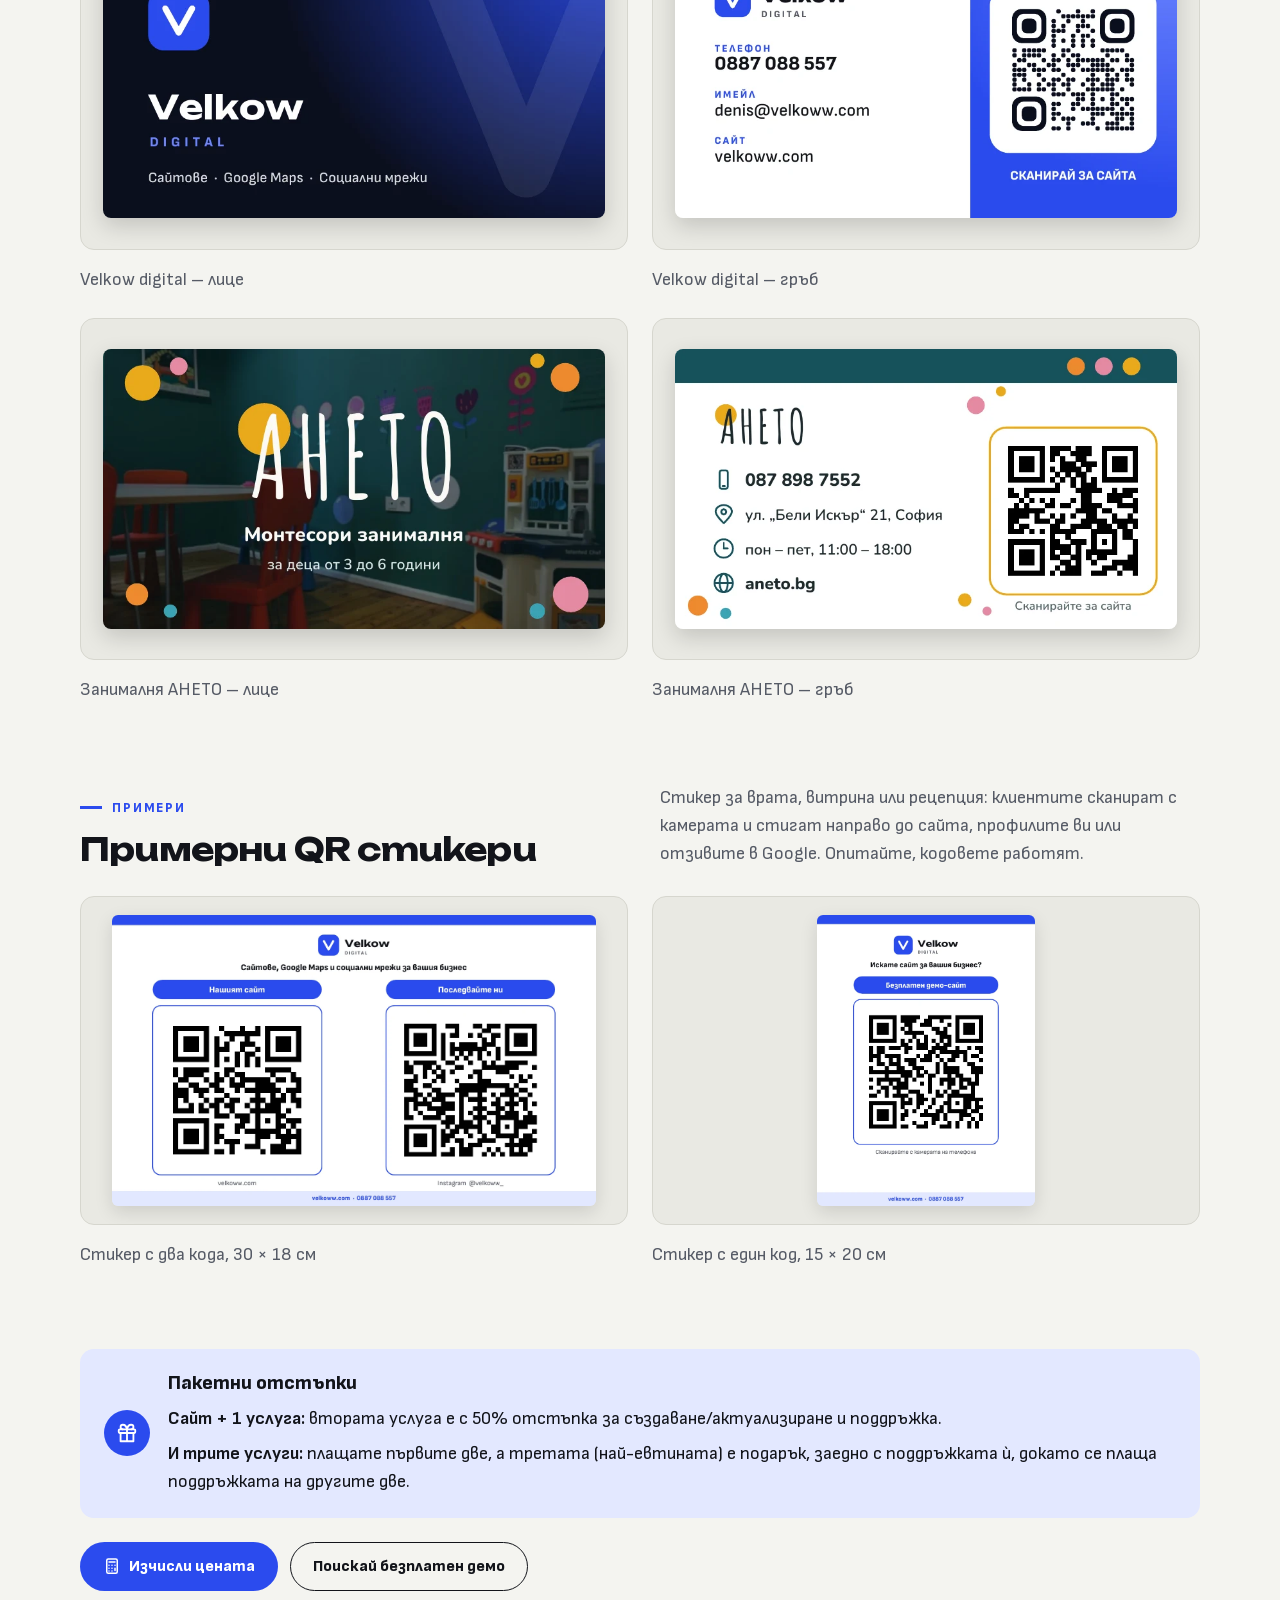
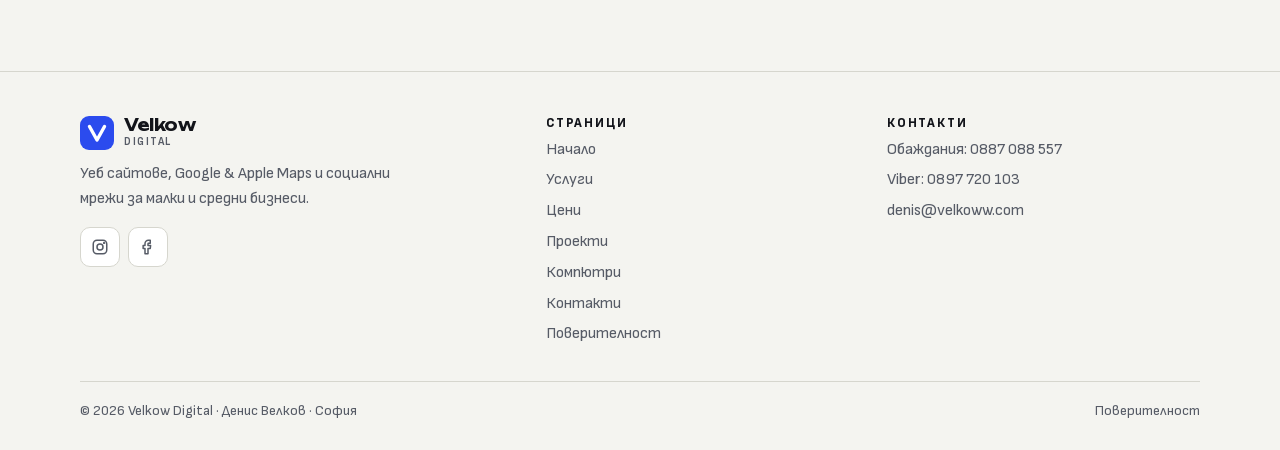
<file: services.html>
<!DOCTYPE html>
<html lang="bg">
<head>
<meta charset="UTF-8">
<meta name="viewport" content="width=device-width, initial-scale=1">
<title>Услуги: уебсайт, Google & Apple Maps, социални мрежи | Velkow Digital</title>
<meta name="description" content="Изработка на уебсайт от 140 €, създаване и поддръжка на Google и Apple Maps профил, управление на Facebook, Instagram и TikTok. Пакетни отстъпки.">
<link rel="canonical" href="https://velkoww.com/services">
<link rel="alternate" hreflang="bg" href="https://velkoww.com/services">
<link rel="alternate" hreflang="en" href="https://velkoww.com/en/services">
<link rel="alternate" hreflang="x-default" href="https://velkoww.com/services">
<meta property="og:type" content="website">
<meta property="og:site_name" content="Velkow Digital">
<meta property="og:title" content="Услуги: уебсайт, Google & Apple Maps, социални мрежи | Velkow Digital">
<meta property="og:description" content="Изработка на уебсайт от 140 €, създаване и поддръжка на Google и Apple Maps профил, управление на Facebook, Instagram и TikTok. Пакетни отстъпки.">
<meta property="og:url" content="https://velkoww.com/services">
<meta property="og:image" content="https://velkoww.com/assets/img/og-bg.jpg">
<meta property="og:image:width" content="1200">
<meta property="og:image:height" content="630">
<meta property="og:locale" content="bg_BG">
<meta name="twitter:card" content="summary_large_image">
<meta name="theme-color" content="#F4F4F0" media="(prefers-color-scheme: light)">
<meta name="theme-color" content="#0D0F14" media="(prefers-color-scheme: dark)">
<link rel="icon" href="/favicon.svg" type="image/svg+xml">
<link rel="icon" href="/favicon.png" type="image/png" sizes="32x32">
<link rel="apple-touch-icon" href="/apple-touch-icon.png">
<script>try{var t=localStorage.getItem('theme');if(t==='dark'||t==='light')document.documentElement.setAttribute('data-theme',t)}catch(e){}</script>
<link rel="preload" href="/assets/fonts/sofia-sans-var.woff" as="font" type="font/woff" crossorigin>
<link rel="preload" href="/assets/fonts/unbounded-700.woff" as="font" type="font/woff" crossorigin>
<link rel="stylesheet" href="/assets/css/style.css?v=5">
</head>
<body>
<a class="skip" href="#main">Към съдържанието</a>
<header class="site-header">
  <div class="wrap nav">
    <a class="brand" href="/" aria-label="Velkow Digital – начало"><svg class="brand-mark" viewBox="0 0 34 34" aria-hidden="true"><rect width="34" height="34" rx="9" fill="var(--accent)"/><path d="M9.5 10.5 17 24l7.5-13.5" fill="none" stroke="var(--accent-ink)" stroke-width="3.4" stroke-linecap="round" stroke-linejoin="round"/></svg><span>Velkow<small>digital</small></span></a>
    <nav aria-label="Меню"><ul class="menu"><li><a href="/">Начало</a></li><li><a href="/services" aria-current="page">Услуги</a></li><li><a href="/prices">Цени</a></li><li><a href="/portfolio">Проекти</a></li><li><a href="/kompyutri">Компютри</a></li><li><a href="/contacts">Контакти</a></li></ul></nav>
    <div class="tools">
      <a class="icon-btn" href="/en/services" hreflang="en" lang="en" aria-label="Switch to English">EN</a>
      <button class="icon-btn theme-btn" type="button" aria-label="Theme"><svg class="sun" viewBox="0 0 24 24" fill="none" stroke="currentColor" stroke-width="2" stroke-linecap="round" aria-hidden="true"><circle cx="12" cy="12" r="4"/><path d="M12 2v2M12 20v2M4.9 4.9l1.4 1.4M17.7 17.7l1.4 1.4M2 12h2M20 12h2M4.9 19.1l1.4-1.4M17.7 6.3l1.4-1.4"/></svg><svg class="moon" viewBox="0 0 24 24" fill="none" stroke="currentColor" stroke-width="2" stroke-linecap="round" stroke-linejoin="round" aria-hidden="true"><path d="M21 12.8A9 9 0 1 1 11.2 3a7 7 0 0 0 9.8 9.8z"/></svg></button>
      <a class="btn btn-primary btn-sm header-cta" href="/contacts#form">Безплатен демо</a>
      <button class="icon-btn menu-btn" type="button" aria-expanded="false" aria-controls="mobile-menu" aria-label="Меню"><svg viewBox="0 0 24 24" fill="none" stroke="currentColor" stroke-width="2" stroke-linecap="round" aria-hidden="true"><path d="M4 6h16M4 12h16M4 18h16"/></svg></button>
    </div>
  </div>
  <nav id="mobile-menu" class="mobile-menu" aria-label="Меню"><a href="/">Начало</a><a href="/services" aria-current="page">Услуги</a><a href="/prices">Цени</a><a href="/portfolio">Проекти</a><a href="/kompyutri">Компютри</a><a href="/contacts">Контакти</a></nav>
</header>
<main id="main">
<div class="wrap"><div class="page-head">
  <span class="eyebrow">Услуги</span>
  <h1>Всичко за онлайн присъствието на бизнеса ви</h1>
  <p class="lead">Вземете само това, което ви трябва, или комбинирайте услугите и спестете с пакетната отстъпка.</p>
</div></div>
<div class="svc-sec" id="web">
  <div class="wrap svc">
    <div><div class="card-icon"><svg viewBox="0 0 24 24" fill="none" stroke="currentColor" stroke-width="2" stroke-linecap="round" stroke-linejoin="round" aria-hidden="true"><rect x="2.5" y="4" width="19" height="15" rx="2"/><path d="M2.5 8.5h19"/><path d="m9 13-2 2 2 2M15 13l2 2-2 2"/></svg></div><h2>Изработка на уебсайт</h2>
      <p class="lead">Сайт, който зарежда бързо, изглежда добре на телефон и води клиента директно към обаждане.</p>
      <p class="price">от 140 €<span class="req">*</span></p>
      <p class="note-red"><span class="req">*</span> Цената варира според големината на сайта и обема информация.</p></div>
    <div class="card"><h3>Включено в цената</h3><ul class="checks">
      <li>Изграждане на сайта (адаптиран за телефон, таблет и компютър)</li>
      <li>Публикуване онлайн</li>
      <li>Лого за сайта</li>
      <li>Регистрация в Google и Bing/Yahoo за по-бързо откриване в търсачките</li>
      <li>Хостинг (без месечна такса)</li>
      <li>Интеграция с Google Analytics</li>
      <li>Домейн за първата година</li>
      <li>1 месец поддръжка</li></ul>
      <p class="muted" style="margin:0">Месечна поддръжка след това: <b>от 20 €/мес.</b>, по желание.</p></div>
  </div>
</div>
<div class="svc-sec" id="maps">
  <div class="wrap svc">
    <div><div class="card-icon"><svg viewBox="0 0 24 24" fill="none" stroke="currentColor" stroke-width="2" stroke-linecap="round" stroke-linejoin="round" aria-hidden="true"><path d="M9 4 3 6v14l6-2 6 2 6-2V4l-6 2z"/><path d="M9 4v14M15 6v14"/></svg></div><h2>Google &amp; Apple Maps</h2>
      <p class="lead">Когато някой търси „ключар наблизо“ или „фризьор София“, профилът в картите често е първото, което вижда.</p></div>
    <div class="card"><ul class="price-rows">
      <li><span>Актуализиране на съществуващ профил</span><b>15 €</b></li>
      <li><span>Създаване в Google и Apple Maps</span><b>25 €</b></li>
      <li><span>Месечна поддръжка (по желание)</span><b>10 €/мес.</b></li></ul>
      <ul class="checks"><li>Пълна информация: работно време, телефон, сайт, услуги</li><li>Добавяне на нови снимки</li><li>Преглед и отговаряне на ревюта</li><li>Следене на статистиките</li><li><b>1 месец поддръжка подарък</b></li></ul></div>
  </div>
</div>
<div class="svc-sec" id="social">
  <div class="wrap svc">
    <div><div class="card-icon"><svg viewBox="0 0 24 24" fill="none" stroke="currentColor" stroke-width="2" stroke-linecap="round" stroke-linejoin="round" aria-hidden="true"><circle cx="18" cy="5" r="3"/><circle cx="6" cy="12" r="3"/><circle cx="18" cy="19" r="3"/><path d="m8.6 13.5 6.8 4M15.4 6.5l-6.8 4"/></svg></div><h2>Социални мрежи</h2>
      <p class="lead">Facebook, Instagram и TikTok, които изглеждат професионално и показват, че бизнесът ви е активен.</p></div>
    <div class="card"><ul class="price-rows">
      <li><span>Актуализиране на съществуващи профили</span><b>15 €</b></li>
      <li><span>Създаване на нови профили</span><b>25 €</b></li>
      <li><span>Месечна поддръжка (по желание)</span><b>20 €/мес.</b></li></ul>
      <ul class="checks"><li>Обновяване на страниците и модерен вид</li><li>Попълване на информация: работно време, телефон, линк към сайта</li><li>Поддръжка: по 2 публикации седмично във всяка платформа</li><li><b>1 месец поддръжка подарък</b></li></ul></div>
  </div>
</div>
<div class="svc-sec" id="ads">
  <div class="wrap svc">
    <div><div class="card-icon"><svg viewBox="0 0 24 24" fill="none" stroke="currentColor" stroke-width="2" stroke-linecap="round" stroke-linejoin="round" aria-hidden="true"><path d="M3 11v2a1 1 0 0 0 1 1h2l5 4V6L6 10H4a1 1 0 0 0-1 1z"/><path d="M15.5 8.5a5 5 0 0 1 0 7M18.5 5.5a9 9 0 0 1 0 13"/></svg></div><h2>Google Ads кампания</h2>
      <p class="lead">Реклама в Google, която показва бизнеса ви точно на хората, които търсят вашата услуга.</p></div>
    <div class="card"><ul class="price-rows">
      <li><span>Изготвяне и пускане на кампания</span><b>40 €</b></li></ul>
      <ul class="checks"><li>Подбор на ключови думи</li><li>Текстове на рекламите</li><li>Настройка на бюджет, район и график</li><li>Свързване с Google Analytics</li></ul>
      <p class="muted" style="margin:0">Бюджетът за самата реклама се плаща отделно, директно на Google.</p></div>
  </div>
</div>
<div class="svc-sec" id="print">
  <div class="wrap svc">
    <div><div class="card-icon"><svg viewBox="0 0 24 24" fill="none" stroke="currentColor" stroke-width="2" stroke-linecap="round" stroke-linejoin="round" aria-hidden="true"><path d="M6 9V3h12v6"/><rect x="3" y="9" width="18" height="8" rx="2"/><path d="M6 14h12v7H6z"/></svg></div><h2>Дизайн на визитки, флаери и менюта</h2>
      <p class="lead">Дизайн в стила на бизнеса ви: с телефон, имейл, адрес и QR код към сайта ви.</p></div>
    <div class="card"><ul class="price-rows">
      <li><span>Дизайн</span><b>от 20 €<span class="req">*</span></b></li></ul>
      <ul class="checks"><li>Визитки</li><li>Флаери</li><li>Менюта</li><li>QR код към сайта ви</li><li>QR стикери за врата и рецепция: сайт, отзиви в Google, социални мрежи</li></ul>
      <p class="note-red" style="margin:0"><span class="req">*</span> Печатът се заплаща отделно. Цената му зависи от печатницата, количеството и материала.</p></div>
  </div>
</div>
<section class="section-tight" id="card-example">
  <div class="wrap">
    <div class="sec-head"><div><span class="eyebrow">Пример</span><h2>Примерни визитки</h2></div><p>Двустранни визитки 90 × 50 мм: отпред името на бизнеса и с какво се занимава, отзад контактите и QR код към сайта.</p></div>
    <div class="works" style="align-items:start">
      <figure class="work" style="margin:0"><div class="work-shot" style="aspect-ratio:16/10;background:var(--surface-2);padding:22px;display:grid;place-items:center"><img src="/assets/img/vizitka-primer-litse.webp" alt="Лицева страна на визитка Velkow digital" loading="lazy" decoding="async" style="object-fit:contain;box-shadow:0 8px 22px rgba(0,0,0,.16);border-radius:8px;height:auto;width:100%;max-width:100%"></div><figcaption class="muted">Velkow digital – лице</figcaption></figure>
      <figure class="work" style="margin:0"><div class="work-shot" style="aspect-ratio:16/10;background:var(--surface-2);padding:22px;display:grid;place-items:center"><img src="/assets/img/vizitka-primer-gramb.webp" alt="Гръб на визитка Velkow digital с контакти и QR код" loading="lazy" decoding="async" style="object-fit:contain;box-shadow:0 8px 22px rgba(0,0,0,.16);border-radius:8px;height:auto;width:100%;max-width:100%"></div><figcaption class="muted">Velkow digital – гръб</figcaption></figure>
      <figure class="work" style="margin:0"><div class="work-shot" style="aspect-ratio:16/10;background:var(--surface-2);padding:22px;display:grid;place-items:center"><img src="/assets/img/aneto-vizitka-litse.webp" alt="Лицева страна на визитка за занималня АНЕТО" loading="lazy" decoding="async" style="object-fit:contain;box-shadow:0 8px 22px rgba(0,0,0,.16);border-radius:8px;height:auto;width:100%;max-width:100%"></div><figcaption class="muted">Занималня АНЕТО – лице</figcaption></figure>
      <figure class="work" style="margin:0"><div class="work-shot" style="aspect-ratio:16/10;background:var(--surface-2);padding:22px;display:grid;place-items:center"><img src="/assets/img/aneto-vizitka-gramb.webp" alt="Гръб на визитка за АНЕТО с контакти и QR код" loading="lazy" decoding="async" style="object-fit:contain;box-shadow:0 8px 22px rgba(0,0,0,.16);border-radius:8px;height:auto;width:100%;max-width:100%"></div><figcaption class="muted">Занималня АНЕТО – гръб</figcaption></figure>
    </div>
  </div>
</section>
<section class="section-tight" id="qr-examples">
  <div class="wrap">
    <div class="sec-head"><div><span class="eyebrow">Примери</span><h2>Примерни QR стикери</h2></div><p>Стикер за врата, витрина или рецепция: клиентите сканират с камерата и стигат направо до сайта, профилите ви или отзивите в Google. Опитайте, кодовете работят.</p></div>
    <div class="works" style="align-items:start">
      <figure class="work" style="margin:0"><div class="work-shot" style="aspect-ratio:1302/782;background:var(--surface-2);padding:18px;display:grid;place-items:center"><img src="/assets/img/qr-sticker-primer-2.webp" alt="Примерен стикер с два QR кода: към velkoww.com и към Instagram" loading="lazy" decoding="async" style="object-fit:contain;box-shadow:0 6px 18px rgba(0,0,0,.12);border-radius:6px;height:100%;width:auto;max-width:100%;min-height:0"></div><figcaption class="muted">Стикер с два кода, 30 × 18 см</figcaption></figure>
      <figure class="work" style="margin:0"><div class="work-shot" style="aspect-ratio:1302/782;background:var(--surface-2);padding:18px;display:grid;place-items:center"><img src="/assets/img/qr-sticker-primer-1.webp" alt="Примерен стикер с един QR код за безплатен демо-сайт" loading="lazy" decoding="async" style="object-fit:contain;box-shadow:0 6px 18px rgba(0,0,0,.12);border-radius:6px;height:100%;width:auto;max-width:100%;min-height:0"></div><figcaption class="muted">Стикер с един код, 15 × 20 см</figcaption></figure>
    </div>
  </div>
</section>
<section class="section-tight">
  <div class="wrap">
    <div class="callout discount"><span class="ic"><svg viewBox="0 0 24 24" fill="none" stroke="currentColor" stroke-width="2" stroke-linecap="round" stroke-linejoin="round" aria-hidden="true"><rect x="3" y="8" width="18" height="4" rx="1"/><path d="M12 8v13M19 12v9H5v-9M7.5 8a2.5 2.5 0 0 1 0-5C11 3 12 8 12 8s1-5 4.5-5a2.5 2.5 0 0 1 0 5"/></svg></span><div><h3>Пакетни отстъпки</h3>
      <p style="margin-bottom:.4em"><b>Сайт + 1 услуга:</b> втората услуга е с 50% отстъпка за създаване/актуализиране и поддръжка.</p>
      <p><b>И трите услуги:</b> плащате първите две, а третата (най-евтината) е подарък, заедно с поддръжката ѝ, докато се плаща поддръжката на другите две.</p></div></div>
    <div class="btn-row" style="margin-top:24px"><a class="btn btn-primary" href="/prices#calc"><svg viewBox="0 0 24 24" fill="none" stroke="currentColor" stroke-width="2" stroke-linecap="round" stroke-linejoin="round" aria-hidden="true"><rect x="5" y="2.5" width="14" height="19" rx="2"/><path d="M8 6.5h8M8 11h.01M12 11h.01M16 11h.01M8 15h.01M12 15h.01M16 15v3M8 18.5h.01M12 18.5h.01"/></svg> Изчисли цената</a><a class="btn btn-ghost" href="/contacts#form">Поискай безплатен демо</a></div>
  </div>
</section>
</main>
<footer class="site-footer">
  <div class="wrap">
    <div class="foot-grid">
      <div>
        <a class="brand" href="/"><svg class="brand-mark" viewBox="0 0 34 34" aria-hidden="true"><rect width="34" height="34" rx="9" fill="var(--accent)"/><path d="M9.5 10.5 17 24l7.5-13.5" fill="none" stroke="var(--accent-ink)" stroke-width="3.4" stroke-linecap="round" stroke-linejoin="round"/></svg><span>Velkow<small>digital</small></span></a>
        <p style="margin-top:12px;max-width:340px">Уеб сайтове, Google & Apple Maps и социални мрежи за малки и средни бизнеси.</p>
        <div class="social">
          <a class="icon-btn" href="https://www.instagram.com/velkoww_/" target="_blank" rel="noopener" aria-label="Instagram"><svg viewBox="0 0 24 24" fill="none" stroke="currentColor" stroke-width="2" stroke-linecap="round" stroke-linejoin="round" aria-hidden="true"><rect x="3" y="3" width="18" height="18" rx="5"/><circle cx="12" cy="12" r="4"/><circle cx="17.5" cy="6.5" r=".6" fill="currentColor"/></svg></a>
          <a class="icon-btn" href="https://www.facebook.com/share/19Hg4BAvfs/" target="_blank" rel="noopener" aria-label="Facebook"><svg viewBox="0 0 24 24" fill="none" stroke="currentColor" stroke-width="2" stroke-linecap="round" stroke-linejoin="round" aria-hidden="true"><path d="M15 3h-2.5A4.5 4.5 0 0 0 8 7.5V10H5.5v4H8v7h4v-7h3l.5-4H12V7.8c0-.5.4-.8.8-.8H15z"/></svg></a>
        </div>
      </div>
      <div><h3>Страници</h3><ul><li><a href="/">Начало</a></li><li><a href="/services">Услуги</a></li><li><a href="/prices">Цени</a></li><li><a href="/portfolio">Проекти</a></li><li><a href="/kompyutri">Компютри</a></li><li><a href="/contacts">Контакти</a></li><li><a href="/privacy">Поверителност</a></li></ul></div>
      <div><h3>Контакти</h3><ul>
        <li>Обаждания: <a href="tel:+359887088557">0887 088 557</a></li>
        <li>Viber: <a href="viber://chat?number=%2B359897720103">0897 720 103</a></li>
        <li><a href="mailto:denis@velkoww.com">denis@velkoww.com</a></li>
      </ul></div>
    </div>
    <div class="foot-bottom"><span>© <span id="year">2026</span> Velkow Digital · Денис Велков · София</span><a href="/privacy">Поверителност</a></div>
  </div>
</footer>
<nav class="mobile-bar" aria-label="Quick contact">
  <a class="call" href="tel:+359887088557"><svg viewBox="0 0 24 24" fill="none" stroke="currentColor" stroke-width="2" stroke-linecap="round" stroke-linejoin="round" aria-hidden="true"><path d="M22 16.9v3a2 2 0 0 1-2.2 2 19.8 19.8 0 0 1-8.6-3.1 19.5 19.5 0 0 1-6-6A19.8 19.8 0 0 1 2.1 4.2 2 2 0 0 1 4.1 2h3a2 2 0 0 1 2 1.7c.1 1 .4 1.9.7 2.8a2 2 0 0 1-.5 2.1L8 9.9a16 16 0 0 0 6 6l1.3-1.3a2 2 0 0 1 2.1-.5c.9.3 1.8.6 2.8.7a2 2 0 0 1 1.8 2z"/></svg>Обади се</a>
  <a class="viber" href="viber://chat?number=%2B359897720103"><svg viewBox="0 0 24 24" fill="none" stroke="currentColor" stroke-width="2" stroke-linecap="round" stroke-linejoin="round" aria-hidden="true"><path d="M21 11.5a8.4 8.4 0 0 1-9 8.4 8.6 8.6 0 0 1-3.8-.9L3 21l1.9-5.1A8.4 8.4 0 0 1 12 3a8.5 8.5 0 0 1 9 8.5z"/><path d="M9.5 9.5c.3 1.8 1.3 3.3 3 4.5"/></svg>Viber</a>
  <a href="/prices#calc"><svg viewBox="0 0 24 24" fill="none" stroke="currentColor" stroke-width="2" stroke-linecap="round" stroke-linejoin="round" aria-hidden="true"><rect x="5" y="2.5" width="14" height="19" rx="2"/><path d="M8 6.5h8M8 11h.01M12 11h.01M16 11h.01M8 15h.01M12 15h.01M16 15v3M8 18.5h.01M12 18.5h.01"/></svg>Цена</a>
</nav>
<script src="/assets/js/main.js?v=2" defer></script>
</body>
</html>
</file>
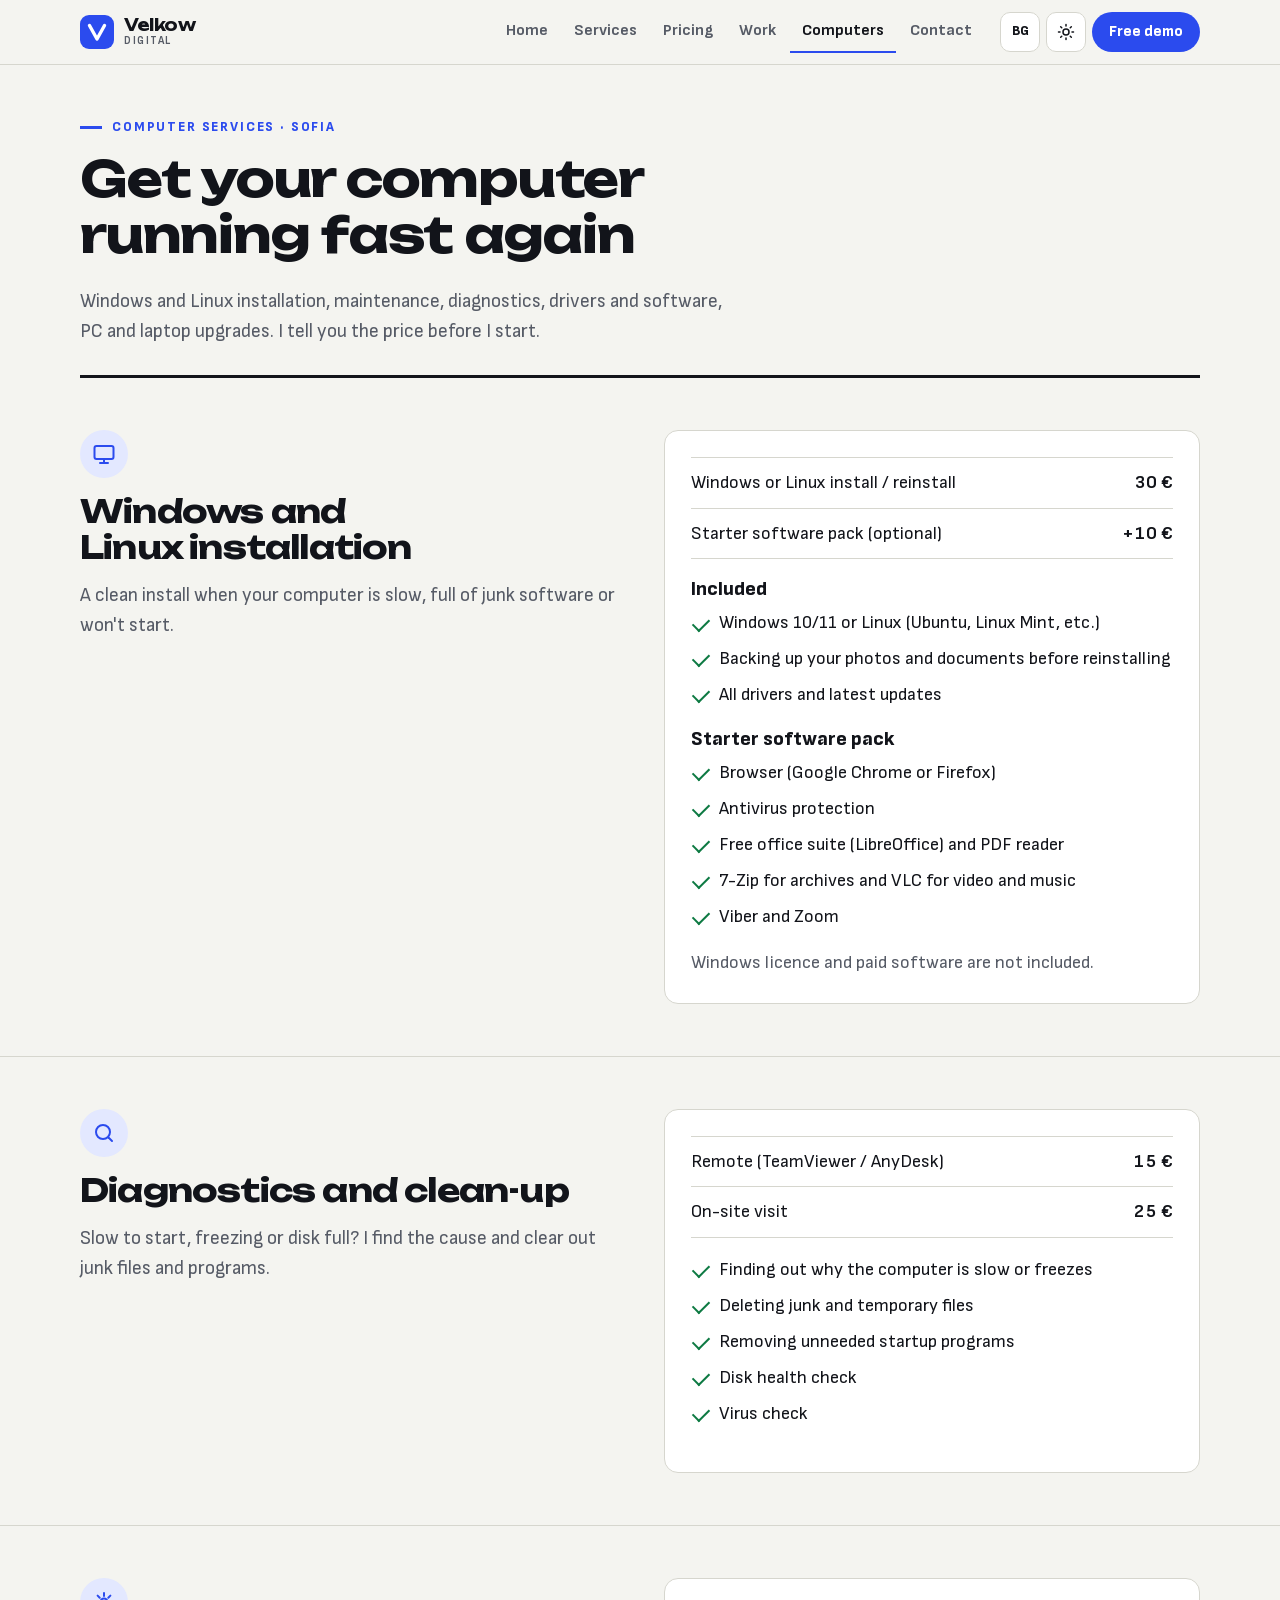
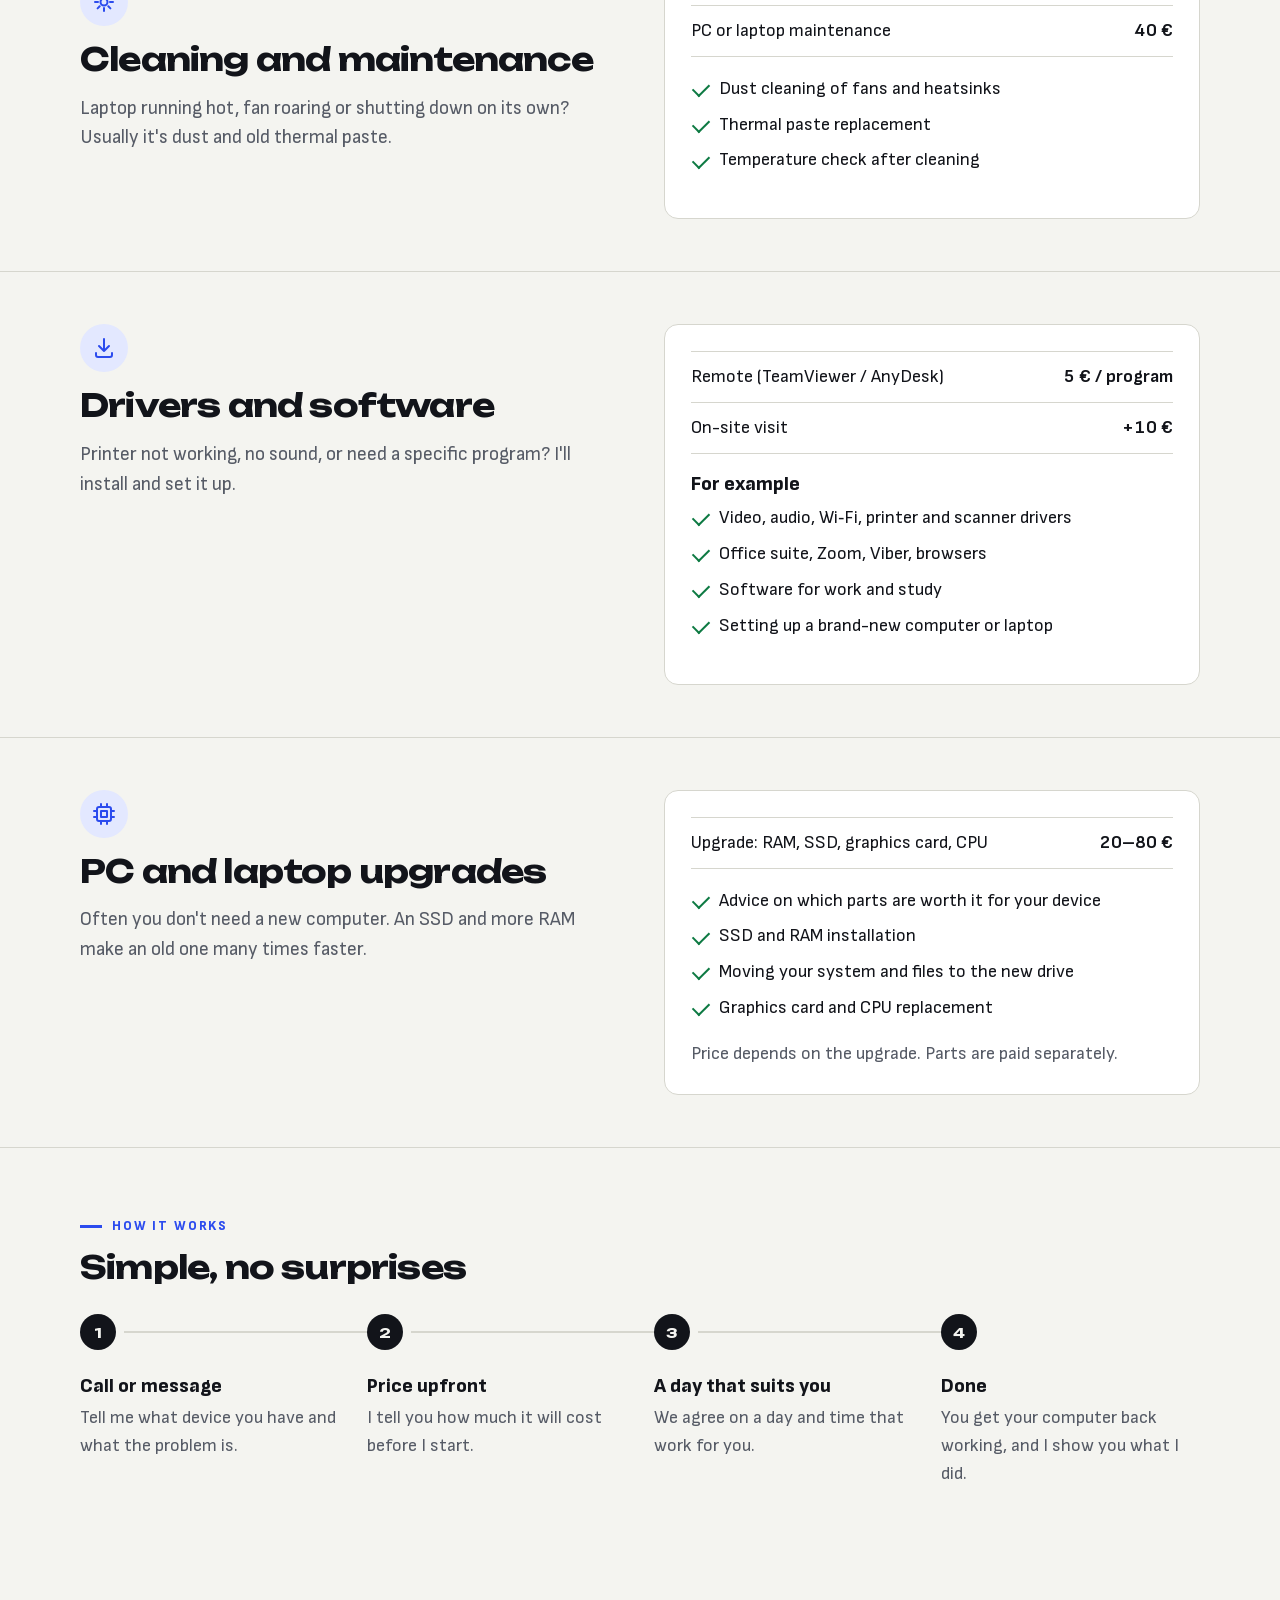
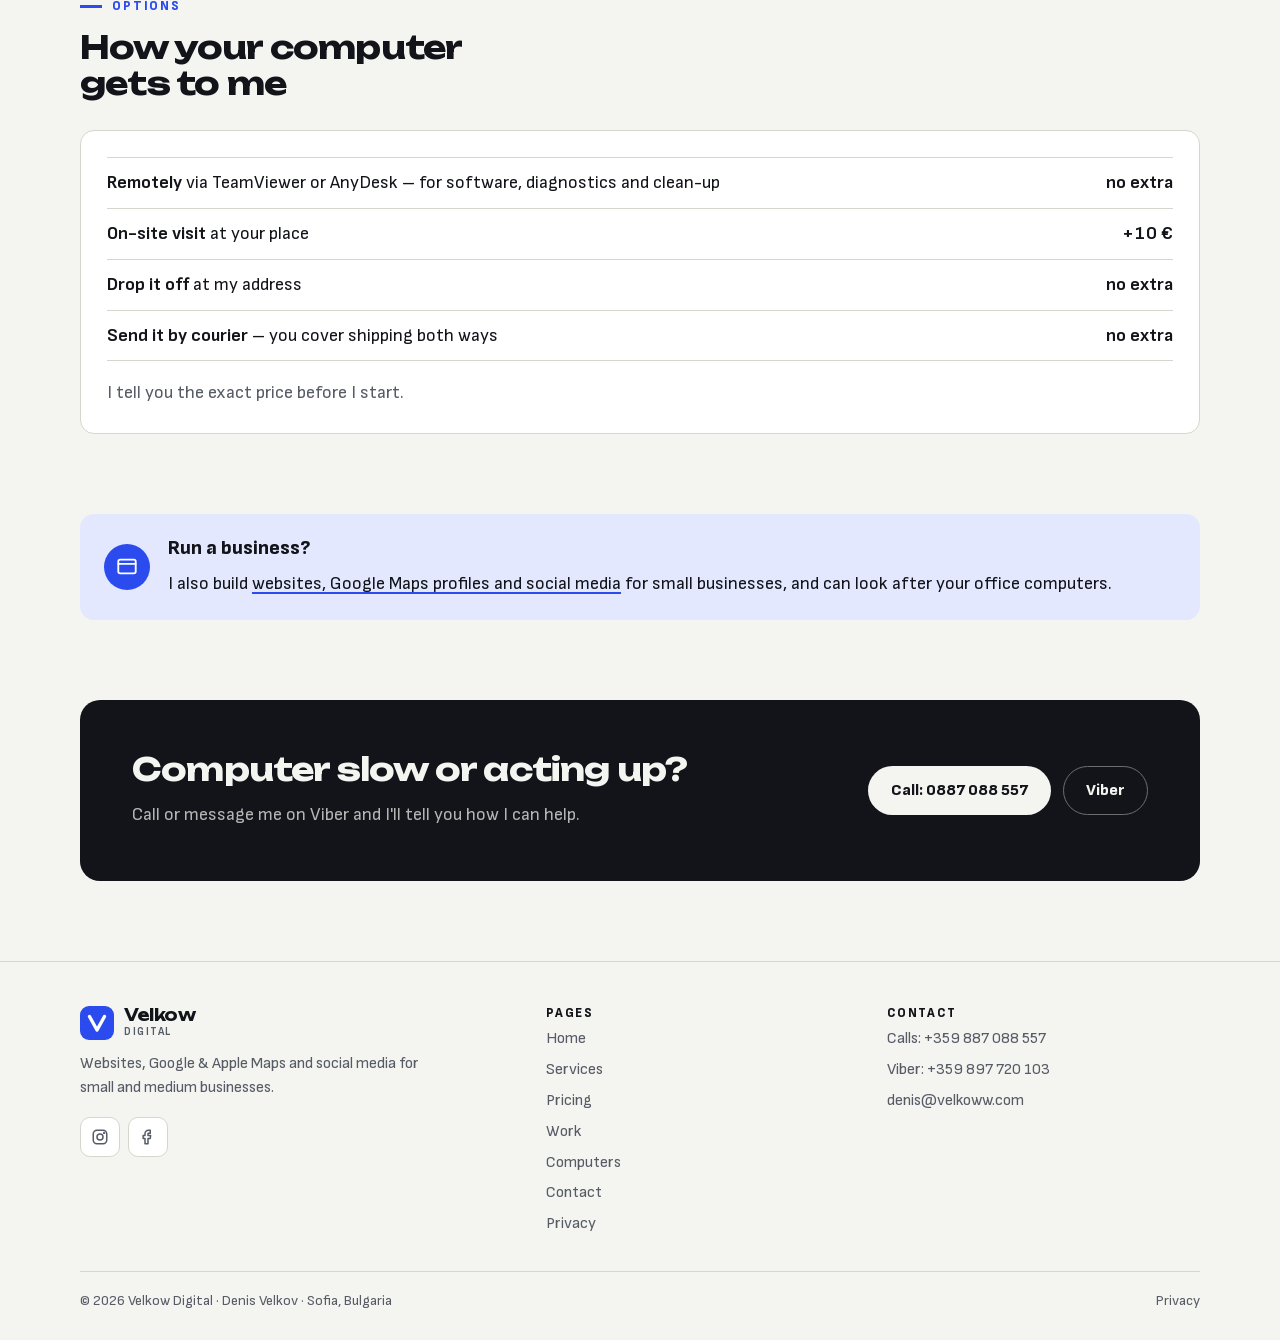
<file: en/computers.html>
<!DOCTYPE html>
<html lang="en">
<head>
<meta charset="UTF-8">
<meta name="viewport" content="width=device-width, initial-scale=1">
<title>Computer services in Sofia: Windows, maintenance, upgrades | Velkow Digital</title>
<meta name="description" content="Windows and Linux installation from 30 €, software from 5 €, diagnostics from 15 €, maintenance 40 €, PC and laptop upgrades. Remote, on-site or drop-off in Sofia.">
<link rel="canonical" href="https://velkoww.com/en/computers">
<link rel="alternate" hreflang="bg" href="https://velkoww.com/kompyutri">
<link rel="alternate" hreflang="en" href="https://velkoww.com/en/computers">
<link rel="alternate" hreflang="x-default" href="https://velkoww.com/kompyutri">
<meta property="og:type" content="website">
<meta property="og:site_name" content="Velkow Digital">
<meta property="og:title" content="Computer services in Sofia: Windows, maintenance, upgrades | Velkow Digital">
<meta property="og:description" content="Windows and Linux installation from 30 €, software from 5 €, diagnostics from 15 €, maintenance 40 €, PC and laptop upgrades. Remote, on-site or drop-off in Sofia.">
<meta property="og:url" content="https://velkoww.com/en/computers">
<meta property="og:image" content="https://velkoww.com/assets/img/og-en.jpg">
<meta property="og:image:width" content="1200">
<meta property="og:image:height" content="630">
<meta property="og:locale" content="en_US">
<meta name="twitter:card" content="summary_large_image">
<meta name="theme-color" content="#F4F4F0" media="(prefers-color-scheme: light)">
<meta name="theme-color" content="#0D0F14" media="(prefers-color-scheme: dark)">
<link rel="icon" href="/favicon.svg" type="image/svg+xml">
<link rel="icon" href="/favicon.png" type="image/png" sizes="32x32">
<link rel="apple-touch-icon" href="/apple-touch-icon.png">
<script>try{var t=localStorage.getItem('theme');if(t==='dark'||t==='light')document.documentElement.setAttribute('data-theme',t)}catch(e){}</script>
<link rel="preload" href="/assets/fonts/sofia-sans-var.woff" as="font" type="font/woff" crossorigin>
<link rel="preload" href="/assets/fonts/unbounded-700.woff" as="font" type="font/woff" crossorigin>
<link rel="stylesheet" href="/assets/css/style.css?v=5">
</head>
<body>
<a class="skip" href="#main">Skip to content</a>
<header class="site-header">
  <div class="wrap nav">
    <a class="brand" href="/en/" aria-label="Velkow Digital – home"><svg class="brand-mark" viewBox="0 0 34 34" aria-hidden="true"><rect width="34" height="34" rx="9" fill="var(--accent)"/><path d="M9.5 10.5 17 24l7.5-13.5" fill="none" stroke="var(--accent-ink)" stroke-width="3.4" stroke-linecap="round" stroke-linejoin="round"/></svg><span>Velkow<small>digital</small></span></a>
    <nav aria-label="Menu"><ul class="menu"><li><a href="/en/">Home</a></li><li><a href="/en/services">Services</a></li><li><a href="/en/prices">Pricing</a></li><li><a href="/en/portfolio">Work</a></li><li><a href="/en/computers" aria-current="page">Computers</a></li><li><a href="/en/contacts">Contact</a></li></ul></nav>
    <div class="tools">
      <a class="icon-btn" href="/kompyutri" hreflang="bg" lang="bg" aria-label="Към българската версия">BG</a>
      <button class="icon-btn theme-btn" type="button" aria-label="Theme"><svg class="sun" viewBox="0 0 24 24" fill="none" stroke="currentColor" stroke-width="2" stroke-linecap="round" aria-hidden="true"><circle cx="12" cy="12" r="4"/><path d="M12 2v2M12 20v2M4.9 4.9l1.4 1.4M17.7 17.7l1.4 1.4M2 12h2M20 12h2M4.9 19.1l1.4-1.4M17.7 6.3l1.4-1.4"/></svg><svg class="moon" viewBox="0 0 24 24" fill="none" stroke="currentColor" stroke-width="2" stroke-linecap="round" stroke-linejoin="round" aria-hidden="true"><path d="M21 12.8A9 9 0 1 1 11.2 3a7 7 0 0 0 9.8 9.8z"/></svg></button>
      <a class="btn btn-primary btn-sm header-cta" href="/en/contacts#form">Free demo</a>
      <button class="icon-btn menu-btn" type="button" aria-expanded="false" aria-controls="mobile-menu" aria-label="Menu"><svg viewBox="0 0 24 24" fill="none" stroke="currentColor" stroke-width="2" stroke-linecap="round" aria-hidden="true"><path d="M4 6h16M4 12h16M4 18h16"/></svg></button>
    </div>
  </div>
  <nav id="mobile-menu" class="mobile-menu" aria-label="Menu"><a href="/en/">Home</a><a href="/en/services">Services</a><a href="/en/prices">Pricing</a><a href="/en/portfolio">Work</a><a href="/en/computers" aria-current="page">Computers</a><a href="/en/contacts">Contact</a></nav>
</header>
<main id="main">
<div class="wrap"><div class="page-head">
  <span class="eyebrow">Computer services · Sofia</span>
  <h1>Get your computer running fast again</h1>
  <p class="lead">Windows and Linux installation, maintenance, diagnostics, drivers and software, PC and laptop upgrades. I tell you the price before I start.</p>
</div></div>
<div class="svc-sec" id="os">
  <div class="wrap svc">
    <div><div class="card-icon"><svg viewBox="0 0 24 24" fill="none" stroke="currentColor" stroke-width="2" stroke-linecap="round" stroke-linejoin="round" aria-hidden="true"><rect x="2.5" y="4" width="19" height="13" rx="2"/><path d="M8 21h8M12 17v4"/></svg></div><h2>Windows and Linux installation</h2>
      <p class="lead">A clean install when your computer is slow, full of junk software or won't start.</p></div>
    <div class="card"><ul class="price-rows">
      <li><span>Windows or Linux install / reinstall</span><b>30 €</b></li>
      <li><span>Starter software pack (optional)</span><b>+10 €</b></li></ul>
      <h3>Included</h3><ul class="checks">
      <li>Windows 10/11 or Linux (Ubuntu, Linux Mint, etc.)</li>
      <li>Backing up your photos and documents before reinstalling</li>
      <li>All drivers and latest updates</li></ul>
      <h3>Starter software pack</h3><ul class="checks">
      <li>Browser (Google Chrome or Firefox)</li>
      <li>Antivirus protection</li>
      <li>Free office suite (LibreOffice) and PDF reader</li>
      <li>7-Zip for archives and VLC for video and music</li>
      <li>Viber and Zoom</li></ul>
      <p class="muted" style="margin:0">Windows licence and paid software are not included.</p></div>
  </div>
</div>
<div class="svc-sec" id="cleaning">
  <div class="wrap svc">
    <div><div class="card-icon"><svg viewBox="0 0 24 24" fill="none" stroke="currentColor" stroke-width="2" stroke-linecap="round" stroke-linejoin="round" aria-hidden="true"><circle cx="11" cy="11" r="7"/><path d="m20 20-3.5-3.5"/></svg></div><h2>Diagnostics and clean-up</h2>
      <p class="lead">Slow to start, freezing or disk full? I find the cause and clear out junk files and programs.</p></div>
    <div class="card"><ul class="price-rows">
      <li><span>Remote (TeamViewer / AnyDesk)</span><b>15 €</b></li>
      <li><span>On-site visit</span><b>25 €</b></li></ul>
      <ul class="checks">
      <li>Finding out why the computer is slow or freezes</li>
      <li>Deleting junk and temporary files</li>
      <li>Removing unneeded startup programs</li>
      <li>Disk health check</li>
      <li>Virus check</li></ul></div>
  </div>
</div>
<div class="svc-sec" id="maintenance">
  <div class="wrap svc">
    <div><div class="card-icon"><svg viewBox="0 0 24 24" fill="none" stroke="currentColor" stroke-width="2" stroke-linecap="round" stroke-linejoin="round" aria-hidden="true"><path d="M12 3v3M12 18v3M3 12h3M18 12h3M5.6 5.6l2.1 2.1M16.3 16.3l2.1 2.1M5.6 18.4l2.1-2.1M16.3 7.7l2.1-2.1"/><circle cx="12" cy="12" r="3.5"/></svg></div><h2>Cleaning and maintenance</h2>
      <p class="lead">Laptop running hot, fan roaring or shutting down on its own? Usually it's dust and old thermal paste.</p></div>
    <div class="card"><ul class="price-rows">
      <li><span>PC or laptop maintenance</span><b>40 €</b></li></ul>
      <ul class="checks">
      <li>Dust cleaning of fans and heatsinks</li>
      <li>Thermal paste replacement</li>
      <li>Temperature check after cleaning</li></ul></div>
  </div>
</div>
<div class="svc-sec" id="software">
  <div class="wrap svc">
    <div><div class="card-icon"><svg viewBox="0 0 24 24" fill="none" stroke="currentColor" stroke-width="2" stroke-linecap="round" stroke-linejoin="round" aria-hidden="true"><path d="M12 3v12M7 10l5 5 5-5"/><path d="M4 17v2a2 2 0 0 0 2 2h12a2 2 0 0 0 2-2v-2"/></svg></div><h2>Drivers and software</h2>
      <p class="lead">Printer not working, no sound, or need a specific program? I'll install and set it up.</p></div>
    <div class="card"><ul class="price-rows">
      <li><span>Remote (TeamViewer / AnyDesk)</span><b>5 € / program</b></li>
      <li><span>On-site visit</span><b>+10 €</b></li></ul>
      <h3>For example</h3><ul class="checks">
      <li>Video, audio, Wi‑Fi, printer and scanner drivers</li>
      <li>Office suite, Zoom, Viber, browsers</li>
      <li>Software for work and study</li>
      <li>Setting up a brand-new computer or laptop</li></ul></div>
  </div>
</div>
<div class="svc-sec" id="upgrade">
  <div class="wrap svc">
    <div><div class="card-icon"><svg viewBox="0 0 24 24" fill="none" stroke="currentColor" stroke-width="2" stroke-linecap="round" stroke-linejoin="round" aria-hidden="true"><rect x="5" y="5" width="14" height="14" rx="2"/><rect x="9" y="9" width="6" height="6"/><path d="M9 2v3M15 2v3M9 19v3M15 19v3M2 9h3M2 15h3M19 9h3M19 15h3"/></svg></div><h2>PC and laptop upgrades</h2>
      <p class="lead">Often you don't need a new computer. An SSD and more RAM make an old one many times faster.</p></div>
    <div class="card"><ul class="price-rows">
      <li><span>Upgrade: RAM, SSD, graphics card, CPU</span><b>20–80 €</b></li></ul>
      <ul class="checks">
      <li>Advice on which parts are worth it for your device</li>
      <li>SSD and RAM installation</li>
      <li>Moving your system and files to the new drive</li>
      <li>Graphics card and CPU replacement</li></ul>
      <p class="muted" style="margin:0">Price depends on the upgrade. Parts are paid separately.</p></div>
  </div>
</div>
<section>
  <div class="wrap">
    <div class="sec-head"><div><span class="eyebrow">How it works</span><h2>Simple, no surprises</h2></div></div>
    <ol class="steps">
      <li><h3>Call or message</h3><p>Tell me what device you have and what the problem is.</p></li>
      <li><h3>Price upfront</h3><p>I tell you how much it will cost before I start.</p></li>
      <li><h3>A day that suits you</h3><p>We agree on a day and time that work for you.</p></li>
      <li><h3>Done</h3><p>You get your computer back working, and I show you what I did.</p></li>
    </ol>
  </div>
</section>
<section class="section-tight" id="how">
  <div class="wrap">
    <div class="sec-head"><div><span class="eyebrow">Options</span><h2>How your computer gets to me</h2></div></div>
    <div class="card"><ul class="price-rows">
      <li><span><b>Remotely</b> via TeamViewer or AnyDesk – for software, diagnostics and clean-up</span><b>no extra</b></li>
      <li><span><b>On-site visit</b> at your place</span><b>+10 €</b></li>
      <li><span><b>Drop it off</b> at my address</span><b>no extra</b></li>
      <li><span><b>Send it by courier</b> – you cover shipping both ways</span><b>no extra</b></li></ul>
      <p class="muted" style="margin:0">I tell you the exact price before I start.</p></div>
  </div>
</section>
<section class="section-tight">
  <div class="wrap">
    <div class="callout discount"><span class="ic"><svg viewBox="0 0 24 24" fill="none" stroke="currentColor" stroke-width="2" stroke-linecap="round" stroke-linejoin="round" aria-hidden="true"><rect x="2.5" y="4" width="19" height="15" rx="2"/><path d="M2.5 8.5h19"/></svg></span><div><h3>Run a business?</h3>
      <p style="margin:0">I also build <a href="/en/services">websites, Google Maps profiles and social media</a> for small businesses, and can look after your office computers.</p></div></div>
  </div>
</section>
<section class="section-tight">
  <div class="wrap">
    <div class="cta-band">
      <div><h2>Computer slow or acting up?</h2><p style="margin:0">Call or message me on Viber and I'll tell you how I can help.</p></div>
      <div class="btn-row"><a class="btn btn-primary" href="tel:+359887088557">Call: 0887 088 557</a><a class="btn btn-ghost" href="viber://chat?number=%2B359897720103">Viber</a></div>
    </div>
  </div>
</section>
</main>
<footer class="site-footer">
  <div class="wrap">
    <div class="foot-grid">
      <div>
        <a class="brand" href="/en/"><svg class="brand-mark" viewBox="0 0 34 34" aria-hidden="true"><rect width="34" height="34" rx="9" fill="var(--accent)"/><path d="M9.5 10.5 17 24l7.5-13.5" fill="none" stroke="var(--accent-ink)" stroke-width="3.4" stroke-linecap="round" stroke-linejoin="round"/></svg><span>Velkow<small>digital</small></span></a>
        <p style="margin-top:12px;max-width:340px">Websites, Google & Apple Maps and social media for small and medium businesses.</p>
        <div class="social">
          <a class="icon-btn" href="https://www.instagram.com/velkoww_/" target="_blank" rel="noopener" aria-label="Instagram"><svg viewBox="0 0 24 24" fill="none" stroke="currentColor" stroke-width="2" stroke-linecap="round" stroke-linejoin="round" aria-hidden="true"><rect x="3" y="3" width="18" height="18" rx="5"/><circle cx="12" cy="12" r="4"/><circle cx="17.5" cy="6.5" r=".6" fill="currentColor"/></svg></a>
          <a class="icon-btn" href="https://www.facebook.com/share/19Hg4BAvfs/" target="_blank" rel="noopener" aria-label="Facebook"><svg viewBox="0 0 24 24" fill="none" stroke="currentColor" stroke-width="2" stroke-linecap="round" stroke-linejoin="round" aria-hidden="true"><path d="M15 3h-2.5A4.5 4.5 0 0 0 8 7.5V10H5.5v4H8v7h4v-7h3l.5-4H12V7.8c0-.5.4-.8.8-.8H15z"/></svg></a>
        </div>
      </div>
      <div><h3>Pages</h3><ul><li><a href="/en/">Home</a></li><li><a href="/en/services">Services</a></li><li><a href="/en/prices">Pricing</a></li><li><a href="/en/portfolio">Work</a></li><li><a href="/en/computers">Computers</a></li><li><a href="/en/contacts">Contact</a></li><li><a href="/en/privacy">Privacy</a></li></ul></div>
      <div><h3>Contact</h3><ul>
        <li>Calls: <a href="tel:+359887088557">+359 887 088 557</a></li>
        <li>Viber: <a href="viber://chat?number=%2B359897720103">+359 897 720 103</a></li>
        <li><a href="mailto:denis@velkoww.com">denis@velkoww.com</a></li>
      </ul></div>
    </div>
    <div class="foot-bottom"><span>© <span id="year">2026</span> Velkow Digital · Denis Velkov · Sofia, Bulgaria</span><a href="/en/privacy">Privacy</a></div>
  </div>
</footer>
<nav class="mobile-bar" aria-label="Quick contact">
  <a class="call" href="tel:+359887088557"><svg viewBox="0 0 24 24" fill="none" stroke="currentColor" stroke-width="2" stroke-linecap="round" stroke-linejoin="round" aria-hidden="true"><path d="M22 16.9v3a2 2 0 0 1-2.2 2 19.8 19.8 0 0 1-8.6-3.1 19.5 19.5 0 0 1-6-6A19.8 19.8 0 0 1 2.1 4.2 2 2 0 0 1 4.1 2h3a2 2 0 0 1 2 1.7c.1 1 .4 1.9.7 2.8a2 2 0 0 1-.5 2.1L8 9.9a16 16 0 0 0 6 6l1.3-1.3a2 2 0 0 1 2.1-.5c.9.3 1.8.6 2.8.7a2 2 0 0 1 1.8 2z"/></svg>Call</a>
  <a class="viber" href="viber://chat?number=%2B359897720103"><svg viewBox="0 0 24 24" fill="none" stroke="currentColor" stroke-width="2" stroke-linecap="round" stroke-linejoin="round" aria-hidden="true"><path d="M21 11.5a8.4 8.4 0 0 1-9 8.4 8.6 8.6 0 0 1-3.8-.9L3 21l1.9-5.1A8.4 8.4 0 0 1 12 3a8.5 8.5 0 0 1 9 8.5z"/><path d="M9.5 9.5c.3 1.8 1.3 3.3 3 4.5"/></svg>Viber</a>
  <a href="/en/prices#calc"><svg viewBox="0 0 24 24" fill="none" stroke="currentColor" stroke-width="2" stroke-linecap="round" stroke-linejoin="round" aria-hidden="true"><rect x="5" y="2.5" width="14" height="19" rx="2"/><path d="M8 6.5h8M8 11h.01M12 11h.01M16 11h.01M8 15h.01M12 15h.01M16 15v3M8 18.5h.01M12 18.5h.01"/></svg>Price</a>
</nav>
<script src="/assets/js/main.js?v=2" defer></script>
</body>
</html>
</file>
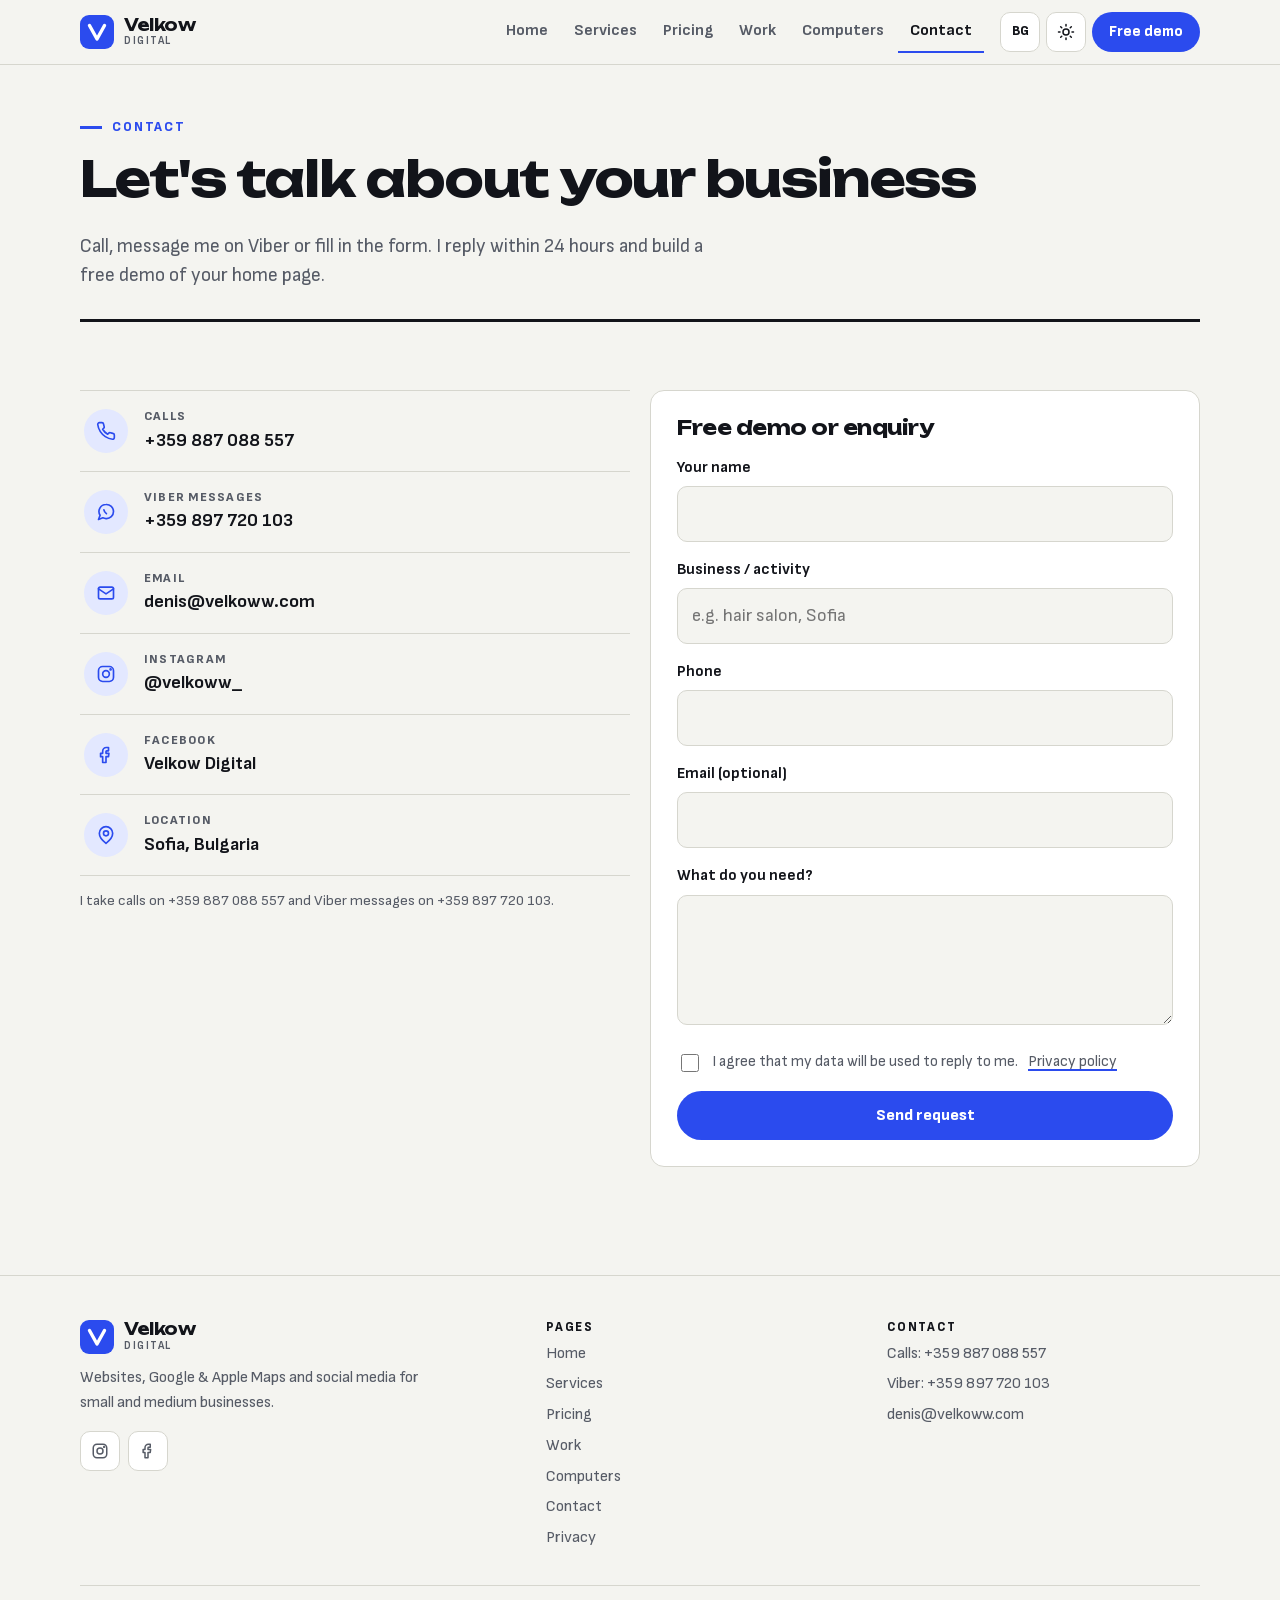
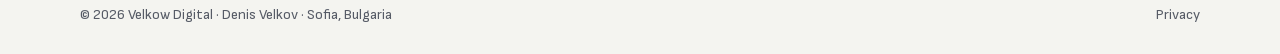
<file: en/contacts.html>
<!DOCTYPE html>
<html lang="en">
<head>
<meta charset="UTF-8">
<meta name="viewport" content="width=device-width, initial-scale=1">
<title>Contact | Free demo website | Velkow Digital</title>
<meta name="description" content="Contact Denis Velkov: phone +359 887 088 557, Viber +359 897 720 103, denis@velkoww.com. Ask for a free demo of your website.">
<link rel="canonical" href="https://velkoww.com/en/contacts">
<link rel="alternate" hreflang="bg" href="https://velkoww.com/contacts">
<link rel="alternate" hreflang="en" href="https://velkoww.com/en/contacts">
<link rel="alternate" hreflang="x-default" href="https://velkoww.com/contacts">
<meta property="og:type" content="website">
<meta property="og:site_name" content="Velkow Digital">
<meta property="og:title" content="Contact | Free demo website | Velkow Digital">
<meta property="og:description" content="Contact Denis Velkov: phone +359 887 088 557, Viber +359 897 720 103, denis@velkoww.com. Ask for a free demo of your website.">
<meta property="og:url" content="https://velkoww.com/en/contacts">
<meta property="og:image" content="https://velkoww.com/assets/img/og-en.jpg">
<meta property="og:image:width" content="1200">
<meta property="og:image:height" content="630">
<meta property="og:locale" content="en_US">
<meta name="twitter:card" content="summary_large_image">
<meta name="theme-color" content="#F4F4F0" media="(prefers-color-scheme: light)">
<meta name="theme-color" content="#0D0F14" media="(prefers-color-scheme: dark)">
<link rel="icon" href="/favicon.svg" type="image/svg+xml">
<link rel="icon" href="/favicon.png" type="image/png" sizes="32x32">
<link rel="apple-touch-icon" href="/apple-touch-icon.png">
<script>try{var t=localStorage.getItem('theme');if(t==='dark'||t==='light')document.documentElement.setAttribute('data-theme',t)}catch(e){}</script>
<link rel="preload" href="/assets/fonts/sofia-sans-var.woff" as="font" type="font/woff" crossorigin>
<link rel="preload" href="/assets/fonts/unbounded-700.woff" as="font" type="font/woff" crossorigin>
<link rel="stylesheet" href="/assets/css/style.css?v=5">
</head>
<body>
<a class="skip" href="#main">Skip to content</a>
<header class="site-header">
  <div class="wrap nav">
    <a class="brand" href="/en/" aria-label="Velkow Digital – home"><svg class="brand-mark" viewBox="0 0 34 34" aria-hidden="true"><rect width="34" height="34" rx="9" fill="var(--accent)"/><path d="M9.5 10.5 17 24l7.5-13.5" fill="none" stroke="var(--accent-ink)" stroke-width="3.4" stroke-linecap="round" stroke-linejoin="round"/></svg><span>Velkow<small>digital</small></span></a>
    <nav aria-label="Menu"><ul class="menu"><li><a href="/en/">Home</a></li><li><a href="/en/services">Services</a></li><li><a href="/en/prices">Pricing</a></li><li><a href="/en/portfolio">Work</a></li><li><a href="/en/computers">Computers</a></li><li><a href="/en/contacts" aria-current="page">Contact</a></li></ul></nav>
    <div class="tools">
      <a class="icon-btn" href="/contacts" hreflang="bg" lang="bg" aria-label="Към българската версия">BG</a>
      <button class="icon-btn theme-btn" type="button" aria-label="Theme"><svg class="sun" viewBox="0 0 24 24" fill="none" stroke="currentColor" stroke-width="2" stroke-linecap="round" aria-hidden="true"><circle cx="12" cy="12" r="4"/><path d="M12 2v2M12 20v2M4.9 4.9l1.4 1.4M17.7 17.7l1.4 1.4M2 12h2M20 12h2M4.9 19.1l1.4-1.4M17.7 6.3l1.4-1.4"/></svg><svg class="moon" viewBox="0 0 24 24" fill="none" stroke="currentColor" stroke-width="2" stroke-linecap="round" stroke-linejoin="round" aria-hidden="true"><path d="M21 12.8A9 9 0 1 1 11.2 3a7 7 0 0 0 9.8 9.8z"/></svg></button>
      <a class="btn btn-primary btn-sm header-cta" href="/en/contacts#form">Free demo</a>
      <button class="icon-btn menu-btn" type="button" aria-expanded="false" aria-controls="mobile-menu" aria-label="Menu"><svg viewBox="0 0 24 24" fill="none" stroke="currentColor" stroke-width="2" stroke-linecap="round" aria-hidden="true"><path d="M4 6h16M4 12h16M4 18h16"/></svg></button>
    </div>
  </div>
  <nav id="mobile-menu" class="mobile-menu" aria-label="Menu"><a href="/en/">Home</a><a href="/en/services">Services</a><a href="/en/prices">Pricing</a><a href="/en/portfolio">Work</a><a href="/en/computers">Computers</a><a href="/en/contacts" aria-current="page">Contact</a></nav>
</header>
<main id="main">
<div class="wrap"><div class="page-head">
  <span class="eyebrow">Contact</span>
  <h1>Let's talk about your business</h1>
  <p class="lead">Call, message me on Viber or fill in the form. I reply within 24 hours and build a free demo of your home page.</p>
</div></div>
<section>
  <div class="wrap grid grid-2" style="align-items:start">
    <div>
      <ul class="contact-list">
        <li><a href="tel:+359887088557"><span class="ic"><svg viewBox="0 0 24 24" fill="none" stroke="currentColor" stroke-width="2" stroke-linecap="round" stroke-linejoin="round" aria-hidden="true"><path d="M22 16.9v3a2 2 0 0 1-2.2 2 19.8 19.8 0 0 1-8.6-3.1 19.5 19.5 0 0 1-6-6A19.8 19.8 0 0 1 2.1 4.2 2 2 0 0 1 4.1 2h3a2 2 0 0 1 2 1.7c.1 1 .4 1.9.7 2.8a2 2 0 0 1-.5 2.1L8 9.9a16 16 0 0 0 6 6l1.3-1.3a2 2 0 0 1 2.1-.5c.9.3 1.8.6 2.8.7a2 2 0 0 1 1.8 2z"/></svg></span><span><small>Calls</small><b>+359 887 088 557</b></span></a></li>
        <li><a href="viber://chat?number=%2B359897720103"><span class="ic"><svg viewBox="0 0 24 24" fill="none" stroke="currentColor" stroke-width="2" stroke-linecap="round" stroke-linejoin="round" aria-hidden="true"><path d="M21 11.5a8.4 8.4 0 0 1-9 8.4 8.6 8.6 0 0 1-3.8-.9L3 21l1.9-5.1A8.4 8.4 0 0 1 12 3a8.5 8.5 0 0 1 9 8.5z"/><path d="M9.5 9.5c.3 1.8 1.3 3.3 3 4.5"/></svg></span><span><small>Viber messages</small><b>+359 897 720 103</b></span></a></li>
        <li><a href="mailto:denis@velkoww.com"><span class="ic"><svg viewBox="0 0 24 24" fill="none" stroke="currentColor" stroke-width="2" stroke-linecap="round" stroke-linejoin="round" aria-hidden="true"><rect x="3" y="5" width="18" height="14" rx="2"/><path d="m3 7 9 6 9-6"/></svg></span><span><small>Email</small><b>denis@velkoww.com</b></span></a></li>
        <li><a href="https://www.instagram.com/velkoww_/" target="_blank" rel="noopener"><span class="ic"><svg viewBox="0 0 24 24" fill="none" stroke="currentColor" stroke-width="2" stroke-linecap="round" stroke-linejoin="round" aria-hidden="true"><rect x="3" y="3" width="18" height="18" rx="5"/><circle cx="12" cy="12" r="4"/><circle cx="17.5" cy="6.5" r=".6" fill="currentColor"/></svg></span><span><small>Instagram</small><b>@velkoww_</b></span></a></li>
        <li><a href="https://www.facebook.com/share/19Hg4BAvfs/" target="_blank" rel="noopener"><span class="ic"><svg viewBox="0 0 24 24" fill="none" stroke="currentColor" stroke-width="2" stroke-linecap="round" stroke-linejoin="round" aria-hidden="true"><path d="M15 3h-2.5A4.5 4.5 0 0 0 8 7.5V10H5.5v4H8v7h4v-7h3l.5-4H12V7.8c0-.5.4-.8.8-.8H15z"/></svg></span><span><small>Facebook</small><b>Velkow Digital</b></span></a></li>
        <li><div><span class="ic"><svg viewBox="0 0 24 24" fill="none" stroke="currentColor" stroke-width="2" stroke-linecap="round" stroke-linejoin="round" aria-hidden="true"><path d="M20 10c0 6-8 12-8 12S4 16 4 10a8 8 0 0 1 16 0z"/><circle cx="12" cy="10" r="3"/></svg></span><span><small>Location</small><b>Sofia, Bulgaria</b></span></div></li>
      </ul>
      <p class="muted" style="margin-top:14px;font-size:.92rem">I take calls on +359 887 088 557 and Viber messages on +359 897 720 103.</p>
    </div>
    <div id="form"><form id="contact-form" class="card form">
      <h2>Free demo or enquiry</h2>
      <div class="field"><label for="f-name">Your name</label><input id="f-name" name="name" type="text" autocomplete="name" required></div>
      <div class="field"><label for="f-biz">Business / activity</label><input id="f-biz" name="business" type="text" placeholder="e.g. hair salon, Sofia"></div>
      <div class="field"><label for="f-phone">Phone</label><input id="f-phone" name="phone" type="tel" autocomplete="tel" inputmode="tel" required></div>
      <div class="field"><label for="f-email">Email (optional)</label><input id="f-email" name="email" type="email" autocomplete="email"></div>
      <div class="field"><label for="f-msg">What do you need?</label><textarea id="f-msg" name="message" required></textarea></div>
      <input type="checkbox" name="botcheck" class="hp" tabindex="-1" autocomplete="off" aria-hidden="true">
      <label class="consent"><input type="checkbox" name="consent" value="yes" required> I agree that my data will be used to reply to me. <a href="/en/privacy">Privacy policy</a></label>
      <button class="btn btn-primary" type="submit">Send request</button>
      <div id="form-status" class="form-status" role="status" aria-live="polite"></div>
    </form></div>
  </div>
</section>
</main>
<footer class="site-footer">
  <div class="wrap">
    <div class="foot-grid">
      <div>
        <a class="brand" href="/en/"><svg class="brand-mark" viewBox="0 0 34 34" aria-hidden="true"><rect width="34" height="34" rx="9" fill="var(--accent)"/><path d="M9.5 10.5 17 24l7.5-13.5" fill="none" stroke="var(--accent-ink)" stroke-width="3.4" stroke-linecap="round" stroke-linejoin="round"/></svg><span>Velkow<small>digital</small></span></a>
        <p style="margin-top:12px;max-width:340px">Websites, Google & Apple Maps and social media for small and medium businesses.</p>
        <div class="social">
          <a class="icon-btn" href="https://www.instagram.com/velkoww_/" target="_blank" rel="noopener" aria-label="Instagram"><svg viewBox="0 0 24 24" fill="none" stroke="currentColor" stroke-width="2" stroke-linecap="round" stroke-linejoin="round" aria-hidden="true"><rect x="3" y="3" width="18" height="18" rx="5"/><circle cx="12" cy="12" r="4"/><circle cx="17.5" cy="6.5" r=".6" fill="currentColor"/></svg></a>
          <a class="icon-btn" href="https://www.facebook.com/share/19Hg4BAvfs/" target="_blank" rel="noopener" aria-label="Facebook"><svg viewBox="0 0 24 24" fill="none" stroke="currentColor" stroke-width="2" stroke-linecap="round" stroke-linejoin="round" aria-hidden="true"><path d="M15 3h-2.5A4.5 4.5 0 0 0 8 7.5V10H5.5v4H8v7h4v-7h3l.5-4H12V7.8c0-.5.4-.8.8-.8H15z"/></svg></a>
        </div>
      </div>
      <div><h3>Pages</h3><ul><li><a href="/en/">Home</a></li><li><a href="/en/services">Services</a></li><li><a href="/en/prices">Pricing</a></li><li><a href="/en/portfolio">Work</a></li><li><a href="/en/computers">Computers</a></li><li><a href="/en/contacts">Contact</a></li><li><a href="/en/privacy">Privacy</a></li></ul></div>
      <div><h3>Contact</h3><ul>
        <li>Calls: <a href="tel:+359887088557">+359 887 088 557</a></li>
        <li>Viber: <a href="viber://chat?number=%2B359897720103">+359 897 720 103</a></li>
        <li><a href="mailto:denis@velkoww.com">denis@velkoww.com</a></li>
      </ul></div>
    </div>
    <div class="foot-bottom"><span>© <span id="year">2026</span> Velkow Digital · Denis Velkov · Sofia, Bulgaria</span><a href="/en/privacy">Privacy</a></div>
  </div>
</footer>
<nav class="mobile-bar" aria-label="Quick contact">
  <a class="call" href="tel:+359887088557"><svg viewBox="0 0 24 24" fill="none" stroke="currentColor" stroke-width="2" stroke-linecap="round" stroke-linejoin="round" aria-hidden="true"><path d="M22 16.9v3a2 2 0 0 1-2.2 2 19.8 19.8 0 0 1-8.6-3.1 19.5 19.5 0 0 1-6-6A19.8 19.8 0 0 1 2.1 4.2 2 2 0 0 1 4.1 2h3a2 2 0 0 1 2 1.7c.1 1 .4 1.9.7 2.8a2 2 0 0 1-.5 2.1L8 9.9a16 16 0 0 0 6 6l1.3-1.3a2 2 0 0 1 2.1-.5c.9.3 1.8.6 2.8.7a2 2 0 0 1 1.8 2z"/></svg>Call</a>
  <a class="viber" href="viber://chat?number=%2B359897720103"><svg viewBox="0 0 24 24" fill="none" stroke="currentColor" stroke-width="2" stroke-linecap="round" stroke-linejoin="round" aria-hidden="true"><path d="M21 11.5a8.4 8.4 0 0 1-9 8.4 8.6 8.6 0 0 1-3.8-.9L3 21l1.9-5.1A8.4 8.4 0 0 1 12 3a8.5 8.5 0 0 1 9 8.5z"/><path d="M9.5 9.5c.3 1.8 1.3 3.3 3 4.5"/></svg>Viber</a>
  <a href="/en/prices#calc"><svg viewBox="0 0 24 24" fill="none" stroke="currentColor" stroke-width="2" stroke-linecap="round" stroke-linejoin="round" aria-hidden="true"><rect x="5" y="2.5" width="14" height="19" rx="2"/><path d="M8 6.5h8M8 11h.01M12 11h.01M16 11h.01M8 15h.01M12 15h.01M16 15v3M8 18.5h.01M12 18.5h.01"/></svg>Price</a>
</nav>
<script src="/assets/js/main.js?v=2" defer></script>
</body>
</html>
</file>
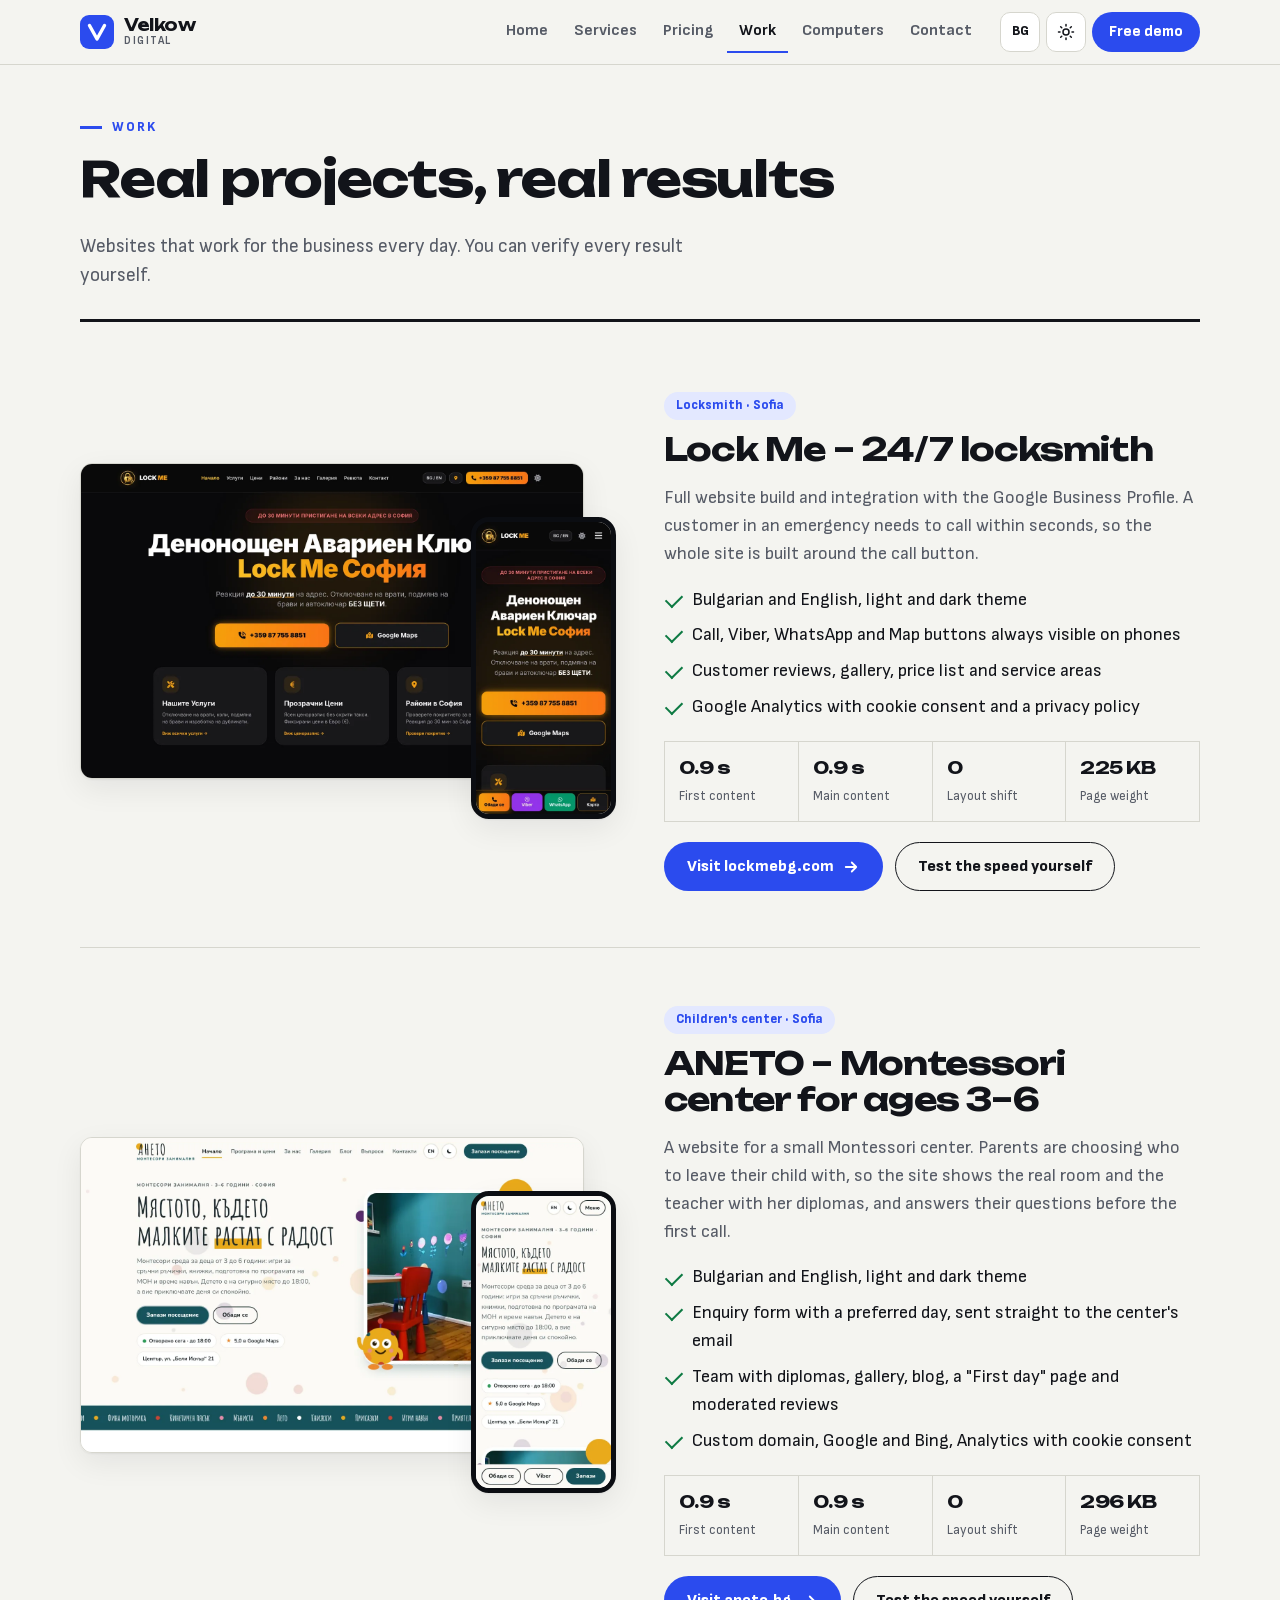
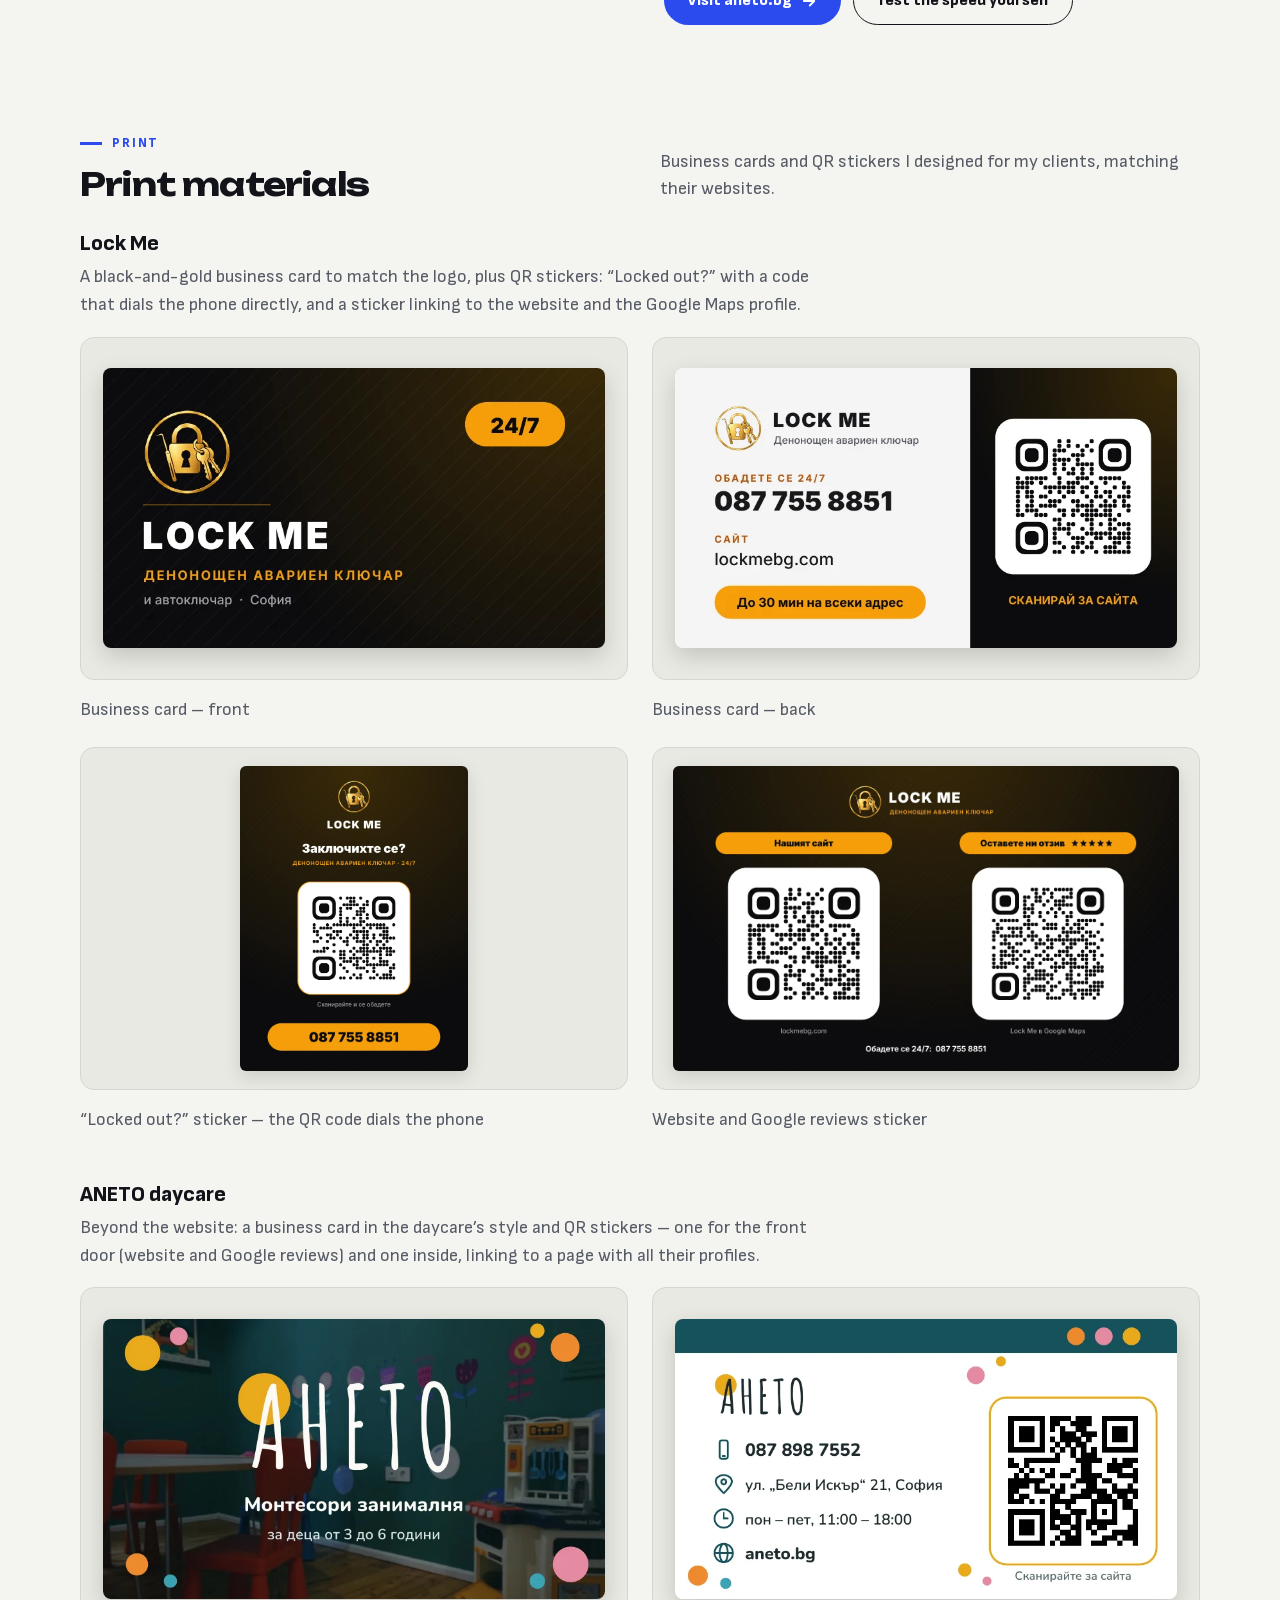
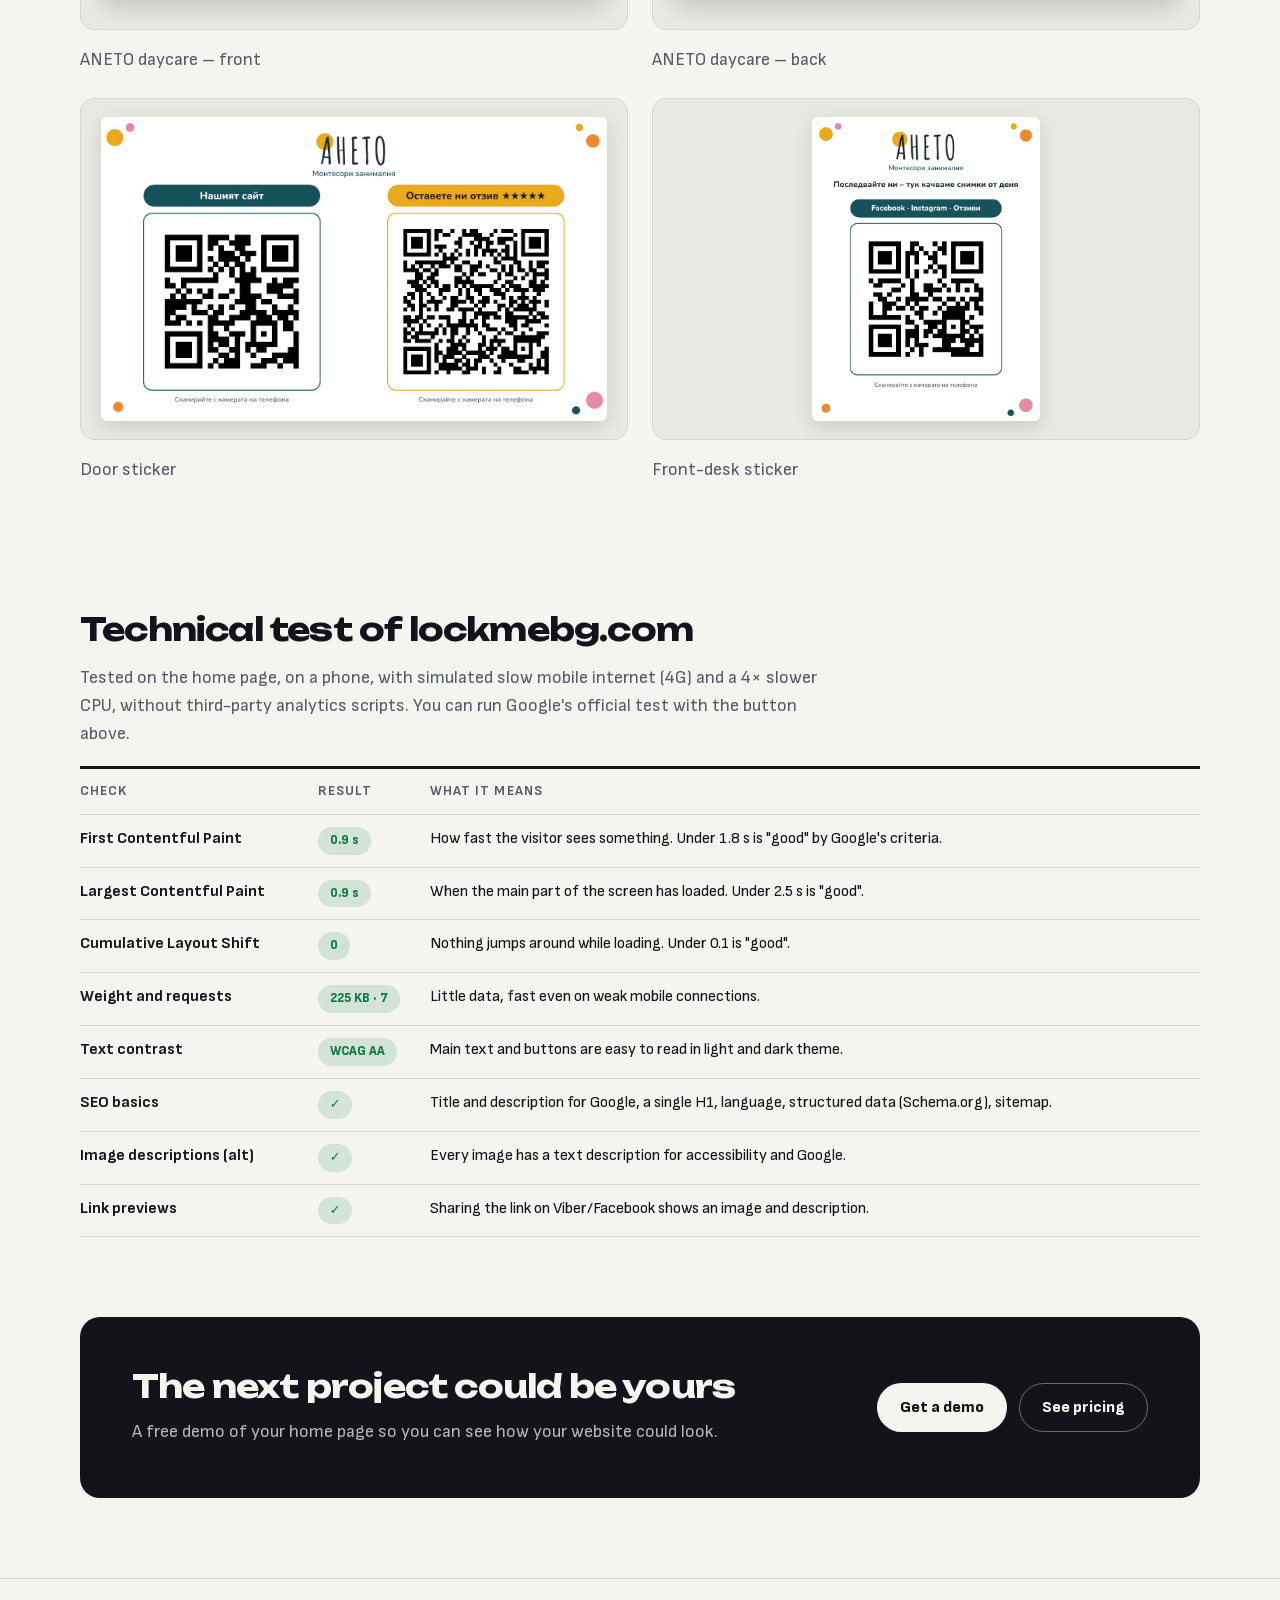
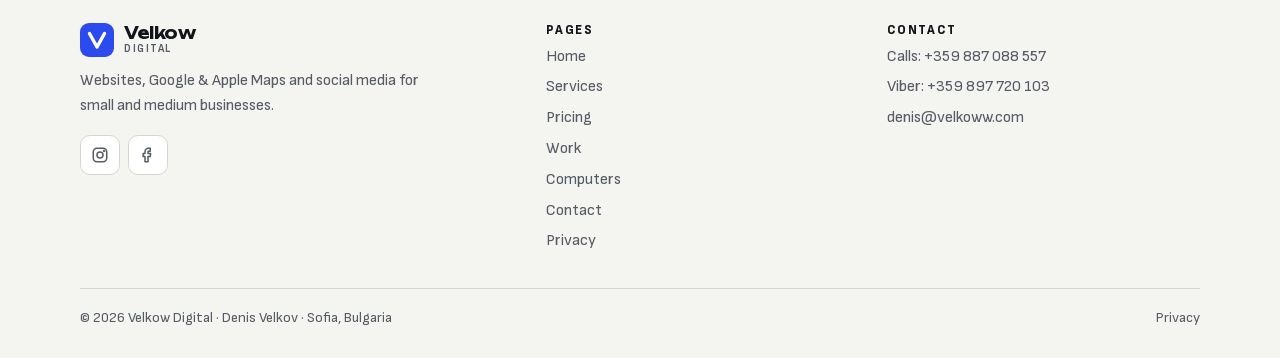
<file: en/portfolio.html>
<!DOCTYPE html>
<html lang="en">
<head>
<meta charset="UTF-8">
<meta name="viewport" content="width=device-width, initial-scale=1">
<title>Work & results | Velkow Digital</title>
<meta name="description" content="Completed projects: lockmebg.com – a 24/7 locksmith and aneto.bg – a Montessori center in Sofia. Speed, mobile and SEO with real test results.">
<link rel="canonical" href="https://velkoww.com/en/portfolio">
<link rel="alternate" hreflang="bg" href="https://velkoww.com/portfolio">
<link rel="alternate" hreflang="en" href="https://velkoww.com/en/portfolio">
<link rel="alternate" hreflang="x-default" href="https://velkoww.com/portfolio">
<meta property="og:type" content="website">
<meta property="og:site_name" content="Velkow Digital">
<meta property="og:title" content="Work & results | Velkow Digital">
<meta property="og:description" content="Completed projects: lockmebg.com – a 24/7 locksmith and aneto.bg – a Montessori center in Sofia. Speed, mobile and SEO with real test results.">
<meta property="og:url" content="https://velkoww.com/en/portfolio">
<meta property="og:image" content="https://velkoww.com/assets/img/og-en.jpg">
<meta property="og:image:width" content="1200">
<meta property="og:image:height" content="630">
<meta property="og:locale" content="en_US">
<meta name="twitter:card" content="summary_large_image">
<meta name="theme-color" content="#F4F4F0" media="(prefers-color-scheme: light)">
<meta name="theme-color" content="#0D0F14" media="(prefers-color-scheme: dark)">
<link rel="icon" href="/favicon.svg" type="image/svg+xml">
<link rel="icon" href="/favicon.png" type="image/png" sizes="32x32">
<link rel="apple-touch-icon" href="/apple-touch-icon.png">
<script>try{var t=localStorage.getItem('theme');if(t==='dark'||t==='light')document.documentElement.setAttribute('data-theme',t)}catch(e){}</script>
<link rel="preload" href="/assets/fonts/sofia-sans-var.woff" as="font" type="font/woff" crossorigin>
<link rel="preload" href="/assets/fonts/unbounded-700.woff" as="font" type="font/woff" crossorigin>
<link rel="stylesheet" href="/assets/css/style.css?v=5">
</head>
<body>
<a class="skip" href="#main">Skip to content</a>
<header class="site-header">
  <div class="wrap nav">
    <a class="brand" href="/en/" aria-label="Velkow Digital – home"><svg class="brand-mark" viewBox="0 0 34 34" aria-hidden="true"><rect width="34" height="34" rx="9" fill="var(--accent)"/><path d="M9.5 10.5 17 24l7.5-13.5" fill="none" stroke="var(--accent-ink)" stroke-width="3.4" stroke-linecap="round" stroke-linejoin="round"/></svg><span>Velkow<small>digital</small></span></a>
    <nav aria-label="Menu"><ul class="menu"><li><a href="/en/">Home</a></li><li><a href="/en/services">Services</a></li><li><a href="/en/prices">Pricing</a></li><li><a href="/en/portfolio" aria-current="page">Work</a></li><li><a href="/en/computers">Computers</a></li><li><a href="/en/contacts">Contact</a></li></ul></nav>
    <div class="tools">
      <a class="icon-btn" href="/portfolio" hreflang="bg" lang="bg" aria-label="Към българската версия">BG</a>
      <button class="icon-btn theme-btn" type="button" aria-label="Theme"><svg class="sun" viewBox="0 0 24 24" fill="none" stroke="currentColor" stroke-width="2" stroke-linecap="round" aria-hidden="true"><circle cx="12" cy="12" r="4"/><path d="M12 2v2M12 20v2M4.9 4.9l1.4 1.4M17.7 17.7l1.4 1.4M2 12h2M20 12h2M4.9 19.1l1.4-1.4M17.7 6.3l1.4-1.4"/></svg><svg class="moon" viewBox="0 0 24 24" fill="none" stroke="currentColor" stroke-width="2" stroke-linecap="round" stroke-linejoin="round" aria-hidden="true"><path d="M21 12.8A9 9 0 1 1 11.2 3a7 7 0 0 0 9.8 9.8z"/></svg></button>
      <a class="btn btn-primary btn-sm header-cta" href="/en/contacts#form">Free demo</a>
      <button class="icon-btn menu-btn" type="button" aria-expanded="false" aria-controls="mobile-menu" aria-label="Menu"><svg viewBox="0 0 24 24" fill="none" stroke="currentColor" stroke-width="2" stroke-linecap="round" aria-hidden="true"><path d="M4 6h16M4 12h16M4 18h16"/></svg></button>
    </div>
  </div>
  <nav id="mobile-menu" class="mobile-menu" aria-label="Menu"><a href="/en/">Home</a><a href="/en/services">Services</a><a href="/en/prices">Pricing</a><a href="/en/portfolio" aria-current="page">Work</a><a href="/en/computers">Computers</a><a href="/en/contacts">Contact</a></nav>
</header>
<main id="main">
<div class="wrap"><div class="page-head">
  <span class="eyebrow">Work</span>
  <h1>Real projects, real results</h1>
  <p class="lead">Websites that work for the business every day. You can verify every result yourself.</p>
</div></div>
<section>
  <div class="wrap">
    <article class="case" id="lockme">
      <div class="shots">
        <img class="shot-desk" src="/assets/img/lockme-desktop.webp" width="1440" height="900" alt="lockmebg.com home page on desktop" loading="lazy">
        <img class="shot-mob" src="/assets/img/lockme-mobile.webp" width="390" height="844" alt="lockmebg.com on a phone" loading="lazy">
      </div>
      <div>
        <span class="pill">Locksmith · Sofia</span>
        <h2 style="margin-top:12px">Lock Me – 24/7 locksmith</h2>
        <p class="muted">Full website build and integration with the Google Business Profile. A customer in an emergency needs to call within seconds, so the whole site is built around the call button.</p>
        <ul class="checks">
          <li>Bulgarian and English, light and dark theme</li>
          <li>Call, Viber, WhatsApp and Map buttons always visible on phones</li>
          <li>Customer reviews, gallery, price list and service areas</li>
          <li>Google Analytics with cookie consent and a privacy policy</li>
        </ul>
        <div class="metrics">
          <div class="metric"><b>0.9 s</b><span>First content</span></div>
          <div class="metric"><b>0.9 s</b><span>Main content</span></div>
          <div class="metric"><b>0</b><span>Layout shift</span></div>
          <div class="metric"><b>225 KB</b><span>Page weight</span></div>
        </div>
        <div class="btn-row"><a class="btn btn-primary" href="https://lockmebg.com/en/" target="_blank" rel="noopener">Visit lockmebg.com <svg class="go" viewBox="0 0 24 24" width="16" height="16" fill="none" stroke="currentColor" stroke-width="2.4" stroke-linecap="round" stroke-linejoin="round" aria-hidden="true"><path d="M5 12h14M13 6l6 6-6 6"/></svg></a><a class="btn btn-ghost" href="https://pagespeed.web.dev/analysis?url=https%3A%2F%2Flockmebg.com" target="_blank" rel="noopener">Test the speed yourself</a></div>
      </div>
    </article>
    <article class="case" id="aneto">
      <div class="shots">
        <img class="shot-desk" src="/assets/img/aneto-desktop.webp" width="1440" height="900" alt="aneto.bg home page on desktop" loading="lazy">
        <img class="shot-mob" src="/assets/img/aneto-mobile.webp" width="390" height="844" alt="aneto.bg on a phone" loading="lazy">
      </div>
      <div>
        <span class="pill">Children's center · Sofia</span>
        <h2 style="margin-top:12px">ANETO – Montessori center for ages 3–6</h2>
        <p class="muted">A website for a small Montessori center. Parents are choosing who to leave their child with, so the site shows the real room and the teacher with her diplomas, and answers their questions before the first call.</p>
        <ul class="checks">
          <li>Bulgarian and English, light and dark theme</li>
          <li>Enquiry form with a preferred day, sent straight to the center's email</li>
          <li>Team with diplomas, gallery, blog, a "First day" page and moderated reviews</li>
          <li>Custom domain, Google and Bing, Analytics with cookie consent</li>
        </ul>
        <div class="metrics">
          <div class="metric"><b>0.9 s</b><span>First content</span></div>
          <div class="metric"><b>0.9 s</b><span>Main content</span></div>
          <div class="metric"><b>0</b><span>Layout shift</span></div>
          <div class="metric"><b>296 KB</b><span>Page weight</span></div>
        </div>
        <div class="btn-row"><a class="btn btn-primary" href="https://aneto.bg/en/" target="_blank" rel="noopener">Visit aneto.bg <svg class="go" viewBox="0 0 24 24" width="16" height="16" fill="none" stroke="currentColor" stroke-width="2.4" stroke-linecap="round" stroke-linejoin="round" aria-hidden="true"><path d="M5 12h14M13 6l6 6-6 6"/></svg></a><a class="btn btn-ghost" href="https://pagespeed.web.dev/analysis?url=https%3A%2F%2Faneto.bg" target="_blank" rel="noopener">Test the speed yourself</a></div>
      </div>
    </article>
  </div>
</section>
<section class="section-tight" id="print">
  <div class="wrap">
    <div class="sec-head"><div><span class="eyebrow">Print</span><h2>Print materials</h2></div><p>Business cards and QR stickers I designed for my clients, matching their websites.</p></div>
    <div id="lockme-print" style="margin-top:0;margin-bottom:48px">
      <h3 style="margin:0 0 6px;font-size:1.35rem">Lock Me</h3>
      <p class="muted" style="margin:0 0 18px;max-width:760px">A black-and-gold business card to match the logo, plus QR stickers: “Locked out?” with a code that dials the phone directly, and a sticker linking to the website and the Google Maps profile.</p>
      <div class="works" style="align-items:start">
        <figure class="work" style="margin:0"><div class="work-shot" style="aspect-ratio:16/10;background:var(--surface-2);padding:22px;display:grid;place-items:center"><img src="/assets/img/lockme-vizitka-litse.webp" alt="Front of the Lock Me business card" loading="lazy" decoding="async" style="object-fit:contain;box-shadow:0 8px 22px rgba(0,0,0,.16);border-radius:8px;height:auto;width:100%;max-width:100%"></div><figcaption class="muted">Business card – front</figcaption></figure>
        <figure class="work" style="margin:0"><div class="work-shot" style="aspect-ratio:16/10;background:var(--surface-2);padding:22px;display:grid;place-items:center"><img src="/assets/img/lockme-vizitka-gramb.webp" alt="Back of the Lock Me card with phone, website and QR code" loading="lazy" decoding="async" style="object-fit:contain;box-shadow:0 8px 22px rgba(0,0,0,.16);border-radius:8px;height:auto;width:100%;max-width:100%"></div><figcaption class="muted">Business card – back</figcaption></figure>
        <figure class="work" style="margin:0"><div class="work-shot" style="aspect-ratio:16/10;background:var(--surface-2);padding:18px;display:grid;place-items:center"><img src="/assets/img/lockme-stiker-obadi-se.webp" alt="Lock Me “Locked out?” QR sticker that dials the phone" loading="lazy" decoding="async" style="object-fit:contain;box-shadow:0 6px 18px rgba(0,0,0,.12);border-radius:6px;height:100%;width:auto;max-width:100%;min-height:0"></div><figcaption class="muted">“Locked out?” sticker – the QR code dials the phone</figcaption></figure>
        <figure class="work" style="margin:0"><div class="work-shot" style="aspect-ratio:16/10;background:var(--surface-2);padding:18px;display:grid;place-items:center"><img src="/assets/img/lockme-stiker-2qr.webp" alt="Lock Me QR sticker for the website and Google Maps" loading="lazy" decoding="async" style="object-fit:contain;box-shadow:0 6px 18px rgba(0,0,0,.12);border-radius:6px;height:100%;width:auto;max-width:100%;min-height:0"></div><figcaption class="muted">Website and Google reviews sticker</figcaption></figure>
      </div>
    </div>
    <div id="aneto-print" style="margin-bottom:48px">
      <h3 style="margin:0 0 6px;font-size:1.35rem">ANETO daycare</h3>
      <p class="muted" style="margin:0 0 18px;max-width:760px">Beyond the website: a business card in the daycare’s style and QR stickers – one for the front door (website and Google reviews) and one inside, linking to a page with all their profiles.</p>
      <div class="works" style="align-items:start">
        <figure class="work" style="margin:0"><div class="work-shot" style="aspect-ratio:16/10;background:var(--surface-2);padding:22px;display:grid;place-items:center"><img src="/assets/img/aneto-vizitka-litse.webp" alt="Front of the ANETO daycare business card" loading="lazy" decoding="async" style="object-fit:contain;box-shadow:0 8px 22px rgba(0,0,0,.16);border-radius:8px;height:auto;width:100%;max-width:100%"></div><figcaption class="muted">ANETO daycare – front</figcaption></figure>
        <figure class="work" style="margin:0"><div class="work-shot" style="aspect-ratio:16/10;background:var(--surface-2);padding:22px;display:grid;place-items:center"><img src="/assets/img/aneto-vizitka-gramb.webp" alt="Back of the ANETO card with contacts and QR code" loading="lazy" decoding="async" style="object-fit:contain;box-shadow:0 8px 22px rgba(0,0,0,.16);border-radius:8px;height:auto;width:100%;max-width:100%"></div><figcaption class="muted">ANETO daycare – back</figcaption></figure>
        <figure class="work" style="margin:0"><div class="work-shot" style="aspect-ratio:16/10;background:var(--surface-2);padding:18px;display:grid;place-items:center"><img src="/assets/img/aneto-stiker-vrata.webp" alt="ANETO door QR sticker: website and Google reviews" loading="lazy" decoding="async" style="object-fit:contain;box-shadow:0 6px 18px rgba(0,0,0,.12);border-radius:6px;height:100%;width:auto;max-width:100%;min-height:0"></div><figcaption class="muted">Door sticker</figcaption></figure>
        <figure class="work" style="margin:0"><div class="work-shot" style="aspect-ratio:16/10;background:var(--surface-2);padding:18px;display:grid;place-items:center"><img src="/assets/img/aneto-stiker-qr.webp" alt="ANETO QR sticker linking to Facebook, Instagram and reviews" loading="lazy" decoding="async" style="object-fit:contain;box-shadow:0 6px 18px rgba(0,0,0,.12);border-radius:6px;height:100%;width:auto;max-width:100%;min-height:0"></div><figcaption class="muted">Front-desk sticker</figcaption></figure>
      </div>
    </div>
  </div>
</section>

<section class="section-tight">
  <div class="wrap">
    <h2>Technical test of lockmebg.com</h2>
    <p class="muted" style="max-width:760px">Tested on the home page, on a phone, with simulated slow mobile internet (4G) and a 4× slower CPU, without third-party analytics scripts. You can run Google's official test with the button above.</p>
    <div class="table-wrap">
      <table class="audit">
        <thead><tr><th>Check</th><th>Result</th><th>What it means</th></tr></thead>
        <tbody>
          <tr><td>First Contentful Paint</td><td><span class="pill pill-ok">0.9 s</span></td><td>How fast the visitor sees something. Under 1.8 s is "good" by Google's criteria.</td></tr>
          <tr><td>Largest Contentful Paint</td><td><span class="pill pill-ok">0.9 s</span></td><td>When the main part of the screen has loaded. Under 2.5 s is "good".</td></tr>
          <tr><td>Cumulative Layout Shift</td><td><span class="pill pill-ok">0</span></td><td>Nothing jumps around while loading. Under 0.1 is "good".</td></tr>
          <tr><td>Weight and requests</td><td><span class="pill pill-ok">225 KB · 7</span></td><td>Little data, fast even on weak mobile connections.</td></tr>
          <tr><td>Text contrast</td><td><span class="pill pill-ok">WCAG AA</span></td><td>Main text and buttons are easy to read in light and dark theme.</td></tr>
          <tr><td>SEO basics</td><td><span class="pill pill-ok">✓</span></td><td>Title and description for Google, a single H1, language, structured data (Schema.org), sitemap.</td></tr>
          <tr><td>Image descriptions (alt)</td><td><span class="pill pill-ok">✓</span></td><td>Every image has a text description for accessibility and Google.</td></tr>
          <tr><td>Link previews</td><td><span class="pill pill-ok">✓</span></td><td>Sharing the link on Viber/Facebook shows an image and description.</td></tr>
        </tbody>
      </table>
    </div>
  </div>
</section>
<section class="section-tight">
  <div class="wrap">
    <div class="cta-band">
      <div><h2>The next project could be yours</h2><p style="margin:0">A free demo of your home page so you can see how your website could look.</p></div>
      <div class="btn-row"><a class="btn btn-primary" href="/en/contacts#form">Get a demo</a><a class="btn btn-ghost" href="/en/prices#calc">See pricing</a></div>
    </div>
  </div>
</section>
</main>
<footer class="site-footer">
  <div class="wrap">
    <div class="foot-grid">
      <div>
        <a class="brand" href="/en/"><svg class="brand-mark" viewBox="0 0 34 34" aria-hidden="true"><rect width="34" height="34" rx="9" fill="var(--accent)"/><path d="M9.5 10.5 17 24l7.5-13.5" fill="none" stroke="var(--accent-ink)" stroke-width="3.4" stroke-linecap="round" stroke-linejoin="round"/></svg><span>Velkow<small>digital</small></span></a>
        <p style="margin-top:12px;max-width:340px">Websites, Google & Apple Maps and social media for small and medium businesses.</p>
        <div class="social">
          <a class="icon-btn" href="https://www.instagram.com/velkoww_/" target="_blank" rel="noopener" aria-label="Instagram"><svg viewBox="0 0 24 24" fill="none" stroke="currentColor" stroke-width="2" stroke-linecap="round" stroke-linejoin="round" aria-hidden="true"><rect x="3" y="3" width="18" height="18" rx="5"/><circle cx="12" cy="12" r="4"/><circle cx="17.5" cy="6.5" r=".6" fill="currentColor"/></svg></a>
          <a class="icon-btn" href="https://www.facebook.com/share/19Hg4BAvfs/" target="_blank" rel="noopener" aria-label="Facebook"><svg viewBox="0 0 24 24" fill="none" stroke="currentColor" stroke-width="2" stroke-linecap="round" stroke-linejoin="round" aria-hidden="true"><path d="M15 3h-2.5A4.5 4.5 0 0 0 8 7.5V10H5.5v4H8v7h4v-7h3l.5-4H12V7.8c0-.5.4-.8.8-.8H15z"/></svg></a>
        </div>
      </div>
      <div><h3>Pages</h3><ul><li><a href="/en/">Home</a></li><li><a href="/en/services">Services</a></li><li><a href="/en/prices">Pricing</a></li><li><a href="/en/portfolio">Work</a></li><li><a href="/en/computers">Computers</a></li><li><a href="/en/contacts">Contact</a></li><li><a href="/en/privacy">Privacy</a></li></ul></div>
      <div><h3>Contact</h3><ul>
        <li>Calls: <a href="tel:+359887088557">+359 887 088 557</a></li>
        <li>Viber: <a href="viber://chat?number=%2B359897720103">+359 897 720 103</a></li>
        <li><a href="mailto:denis@velkoww.com">denis@velkoww.com</a></li>
      </ul></div>
    </div>
    <div class="foot-bottom"><span>© <span id="year">2026</span> Velkow Digital · Denis Velkov · Sofia, Bulgaria</span><a href="/en/privacy">Privacy</a></div>
  </div>
</footer>
<nav class="mobile-bar" aria-label="Quick contact">
  <a class="call" href="tel:+359887088557"><svg viewBox="0 0 24 24" fill="none" stroke="currentColor" stroke-width="2" stroke-linecap="round" stroke-linejoin="round" aria-hidden="true"><path d="M22 16.9v3a2 2 0 0 1-2.2 2 19.8 19.8 0 0 1-8.6-3.1 19.5 19.5 0 0 1-6-6A19.8 19.8 0 0 1 2.1 4.2 2 2 0 0 1 4.1 2h3a2 2 0 0 1 2 1.7c.1 1 .4 1.9.7 2.8a2 2 0 0 1-.5 2.1L8 9.9a16 16 0 0 0 6 6l1.3-1.3a2 2 0 0 1 2.1-.5c.9.3 1.8.6 2.8.7a2 2 0 0 1 1.8 2z"/></svg>Call</a>
  <a class="viber" href="viber://chat?number=%2B359897720103"><svg viewBox="0 0 24 24" fill="none" stroke="currentColor" stroke-width="2" stroke-linecap="round" stroke-linejoin="round" aria-hidden="true"><path d="M21 11.5a8.4 8.4 0 0 1-9 8.4 8.6 8.6 0 0 1-3.8-.9L3 21l1.9-5.1A8.4 8.4 0 0 1 12 3a8.5 8.5 0 0 1 9 8.5z"/><path d="M9.5 9.5c.3 1.8 1.3 3.3 3 4.5"/></svg>Viber</a>
  <a href="/en/prices#calc"><svg viewBox="0 0 24 24" fill="none" stroke="currentColor" stroke-width="2" stroke-linecap="round" stroke-linejoin="round" aria-hidden="true"><rect x="5" y="2.5" width="14" height="19" rx="2"/><path d="M8 6.5h8M8 11h.01M12 11h.01M16 11h.01M8 15h.01M12 15h.01M16 15v3M8 18.5h.01M12 18.5h.01"/></svg>Price</a>
</nav>
<script src="/assets/js/main.js?v=2" defer></script>
</body>
</html>
</file>
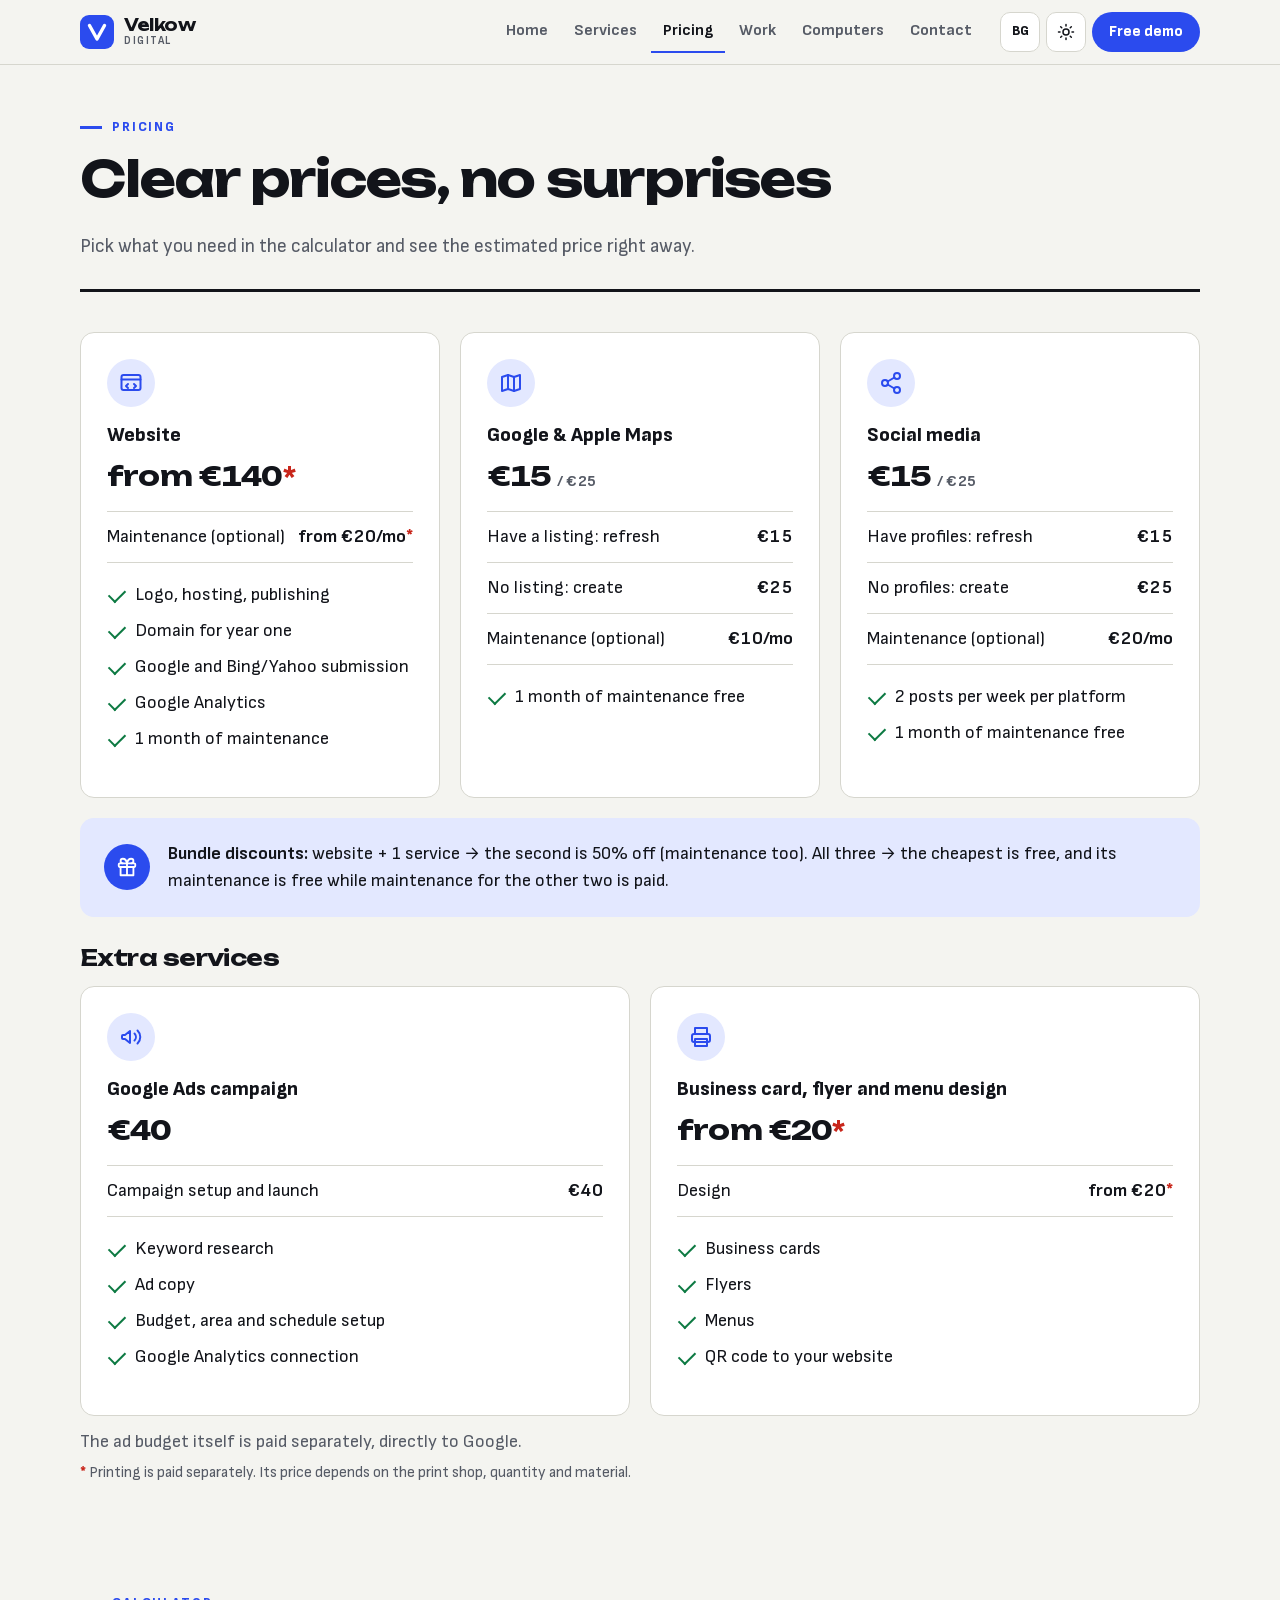
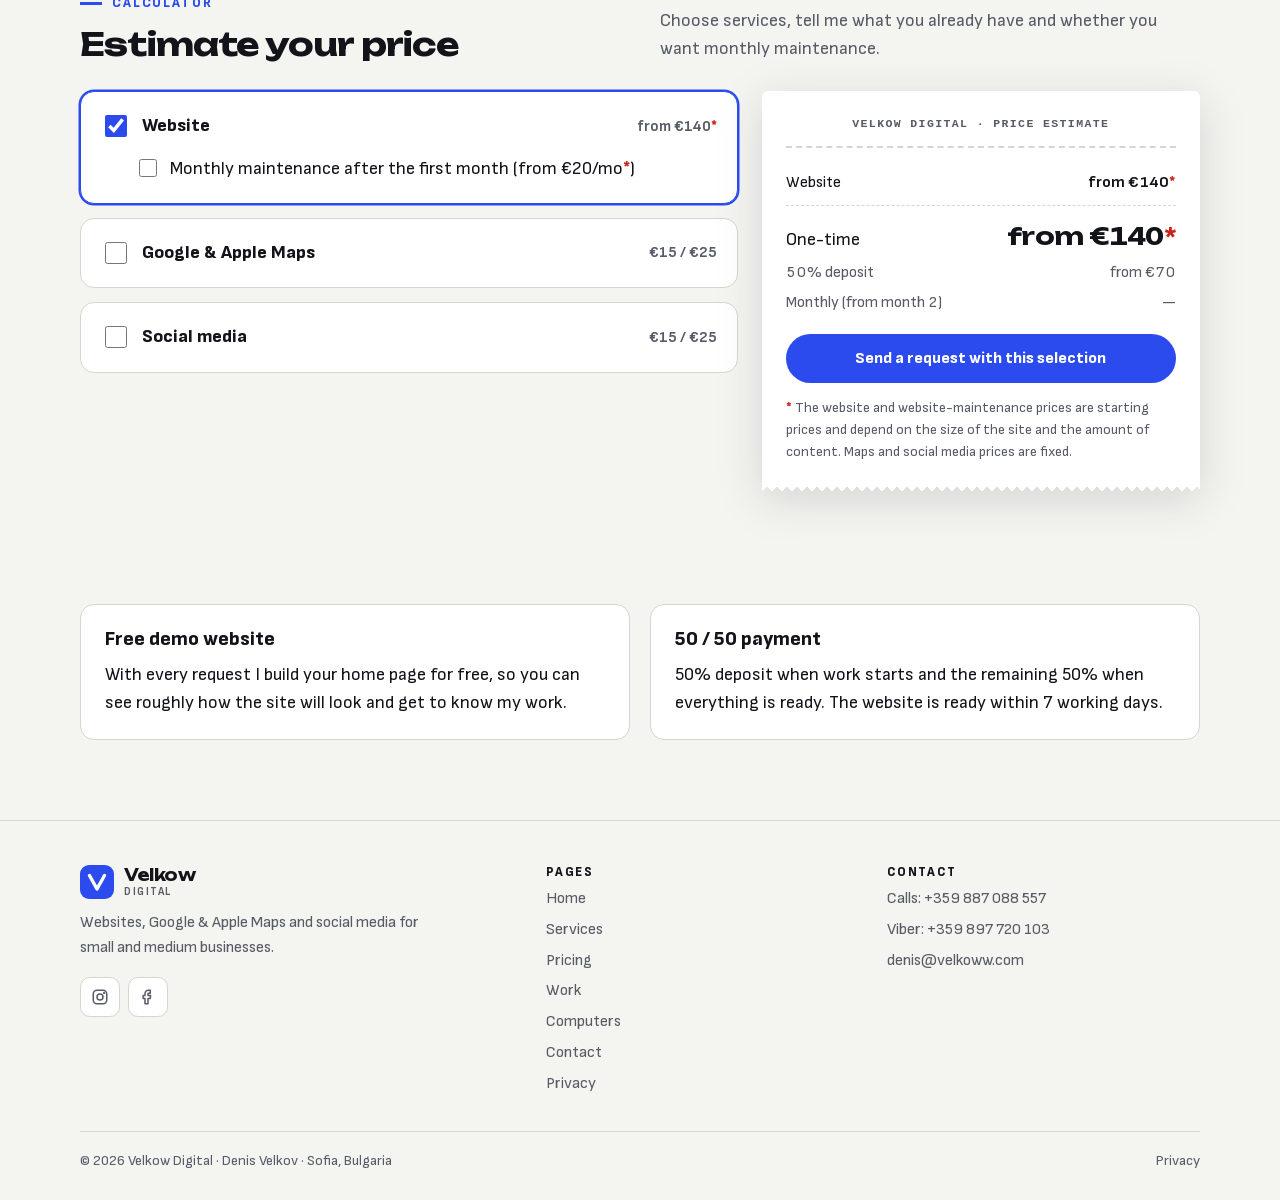
<file: en/prices.html>
<!DOCTYPE html>
<html lang="en">
<head>
<meta charset="UTF-8">
<meta name="viewport" content="width=device-width, initial-scale=1">
<title>Pricing & calculator | Websites from €140 | Velkow Digital</title>
<meta name="description" content="Prices for websites (from €140), Google & Apple Maps and social media. Price calculator, bundle discounts and a free demo website.">
<link rel="canonical" href="https://velkoww.com/en/prices">
<link rel="alternate" hreflang="bg" href="https://velkoww.com/prices">
<link rel="alternate" hreflang="en" href="https://velkoww.com/en/prices">
<link rel="alternate" hreflang="x-default" href="https://velkoww.com/prices">
<meta property="og:type" content="website">
<meta property="og:site_name" content="Velkow Digital">
<meta property="og:title" content="Pricing & calculator | Websites from €140 | Velkow Digital">
<meta property="og:description" content="Prices for websites (from €140), Google & Apple Maps and social media. Price calculator, bundle discounts and a free demo website.">
<meta property="og:url" content="https://velkoww.com/en/prices">
<meta property="og:image" content="https://velkoww.com/assets/img/og-en.jpg">
<meta property="og:image:width" content="1200">
<meta property="og:image:height" content="630">
<meta property="og:locale" content="en_US">
<meta name="twitter:card" content="summary_large_image">
<meta name="theme-color" content="#F4F4F0" media="(prefers-color-scheme: light)">
<meta name="theme-color" content="#0D0F14" media="(prefers-color-scheme: dark)">
<link rel="icon" href="/favicon.svg" type="image/svg+xml">
<link rel="icon" href="/favicon.png" type="image/png" sizes="32x32">
<link rel="apple-touch-icon" href="/apple-touch-icon.png">
<script>try{var t=localStorage.getItem('theme');if(t==='dark'||t==='light')document.documentElement.setAttribute('data-theme',t)}catch(e){}</script>
<link rel="preload" href="/assets/fonts/sofia-sans-var.woff" as="font" type="font/woff" crossorigin>
<link rel="preload" href="/assets/fonts/unbounded-700.woff" as="font" type="font/woff" crossorigin>
<link rel="stylesheet" href="/assets/css/style.css?v=5">
</head>
<body>
<a class="skip" href="#main">Skip to content</a>
<header class="site-header">
  <div class="wrap nav">
    <a class="brand" href="/en/" aria-label="Velkow Digital – home"><svg class="brand-mark" viewBox="0 0 34 34" aria-hidden="true"><rect width="34" height="34" rx="9" fill="var(--accent)"/><path d="M9.5 10.5 17 24l7.5-13.5" fill="none" stroke="var(--accent-ink)" stroke-width="3.4" stroke-linecap="round" stroke-linejoin="round"/></svg><span>Velkow<small>digital</small></span></a>
    <nav aria-label="Menu"><ul class="menu"><li><a href="/en/">Home</a></li><li><a href="/en/services">Services</a></li><li><a href="/en/prices" aria-current="page">Pricing</a></li><li><a href="/en/portfolio">Work</a></li><li><a href="/en/computers">Computers</a></li><li><a href="/en/contacts">Contact</a></li></ul></nav>
    <div class="tools">
      <a class="icon-btn" href="/prices" hreflang="bg" lang="bg" aria-label="Към българската версия">BG</a>
      <button class="icon-btn theme-btn" type="button" aria-label="Theme"><svg class="sun" viewBox="0 0 24 24" fill="none" stroke="currentColor" stroke-width="2" stroke-linecap="round" aria-hidden="true"><circle cx="12" cy="12" r="4"/><path d="M12 2v2M12 20v2M4.9 4.9l1.4 1.4M17.7 17.7l1.4 1.4M2 12h2M20 12h2M4.9 19.1l1.4-1.4M17.7 6.3l1.4-1.4"/></svg><svg class="moon" viewBox="0 0 24 24" fill="none" stroke="currentColor" stroke-width="2" stroke-linecap="round" stroke-linejoin="round" aria-hidden="true"><path d="M21 12.8A9 9 0 1 1 11.2 3a7 7 0 0 0 9.8 9.8z"/></svg></button>
      <a class="btn btn-primary btn-sm header-cta" href="/en/contacts#form">Free demo</a>
      <button class="icon-btn menu-btn" type="button" aria-expanded="false" aria-controls="mobile-menu" aria-label="Menu"><svg viewBox="0 0 24 24" fill="none" stroke="currentColor" stroke-width="2" stroke-linecap="round" aria-hidden="true"><path d="M4 6h16M4 12h16M4 18h16"/></svg></button>
    </div>
  </div>
  <nav id="mobile-menu" class="mobile-menu" aria-label="Menu"><a href="/en/">Home</a><a href="/en/services">Services</a><a href="/en/prices" aria-current="page">Pricing</a><a href="/en/portfolio">Work</a><a href="/en/computers">Computers</a><a href="/en/contacts">Contact</a></nav>
</header>
<main id="main">
<div class="wrap"><div class="page-head">
  <span class="eyebrow">Pricing</span>
  <h1>Clear prices, no surprises</h1>
  <p class="lead">Pick what you need in the calculator and see the estimated price right away.</p>
</div></div>
<section class="section-tight">
  <div class="wrap grid grid-3">
    <article class="card"><div class="card-icon"><svg viewBox="0 0 24 24" fill="none" stroke="currentColor" stroke-width="2" stroke-linecap="round" stroke-linejoin="round" aria-hidden="true"><rect x="2.5" y="4" width="19" height="15" rx="2"/><path d="M2.5 8.5h19"/><path d="m9 13-2 2 2 2M15 13l2 2-2 2"/></svg></div><h3>Website</h3><p class="price">from €140<span class="req">*</span></p>
      <ul class="price-rows"><li><span>Maintenance (optional)</span><b>from €20/mo<span class="req">*</span></b></li></ul>
      <ul class="checks"><li>Logo, hosting, publishing</li><li>Domain for year one</li><li>Google and Bing/Yahoo submission</li><li>Google Analytics</li><li>1 month of maintenance</li></ul></article>
    <article class="card"><div class="card-icon"><svg viewBox="0 0 24 24" fill="none" stroke="currentColor" stroke-width="2" stroke-linecap="round" stroke-linejoin="round" aria-hidden="true"><path d="M9 4 3 6v14l6-2 6 2 6-2V4l-6 2z"/><path d="M9 4v14M15 6v14"/></svg></div><h3>Google & Apple Maps</h3><p class="price">€15 <small>/ €25</small></p>
      <ul class="price-rows"><li><span>Have a listing: refresh</span><b>€15</b></li><li><span>No listing: create</span><b>€25</b></li><li><span>Maintenance (optional)</span><b>€10/mo</b></li></ul>
      <ul class="checks"><li>1 month of maintenance free</li></ul></article>
    <article class="card"><div class="card-icon"><svg viewBox="0 0 24 24" fill="none" stroke="currentColor" stroke-width="2" stroke-linecap="round" stroke-linejoin="round" aria-hidden="true"><circle cx="18" cy="5" r="3"/><circle cx="6" cy="12" r="3"/><circle cx="18" cy="19" r="3"/><path d="m8.6 13.5 6.8 4M15.4 6.5l-6.8 4"/></svg></div><h3>Social media</h3><p class="price">€15 <small>/ €25</small></p>
      <ul class="price-rows"><li><span>Have profiles: refresh</span><b>€15</b></li><li><span>No profiles: create</span><b>€25</b></li><li><span>Maintenance (optional)</span><b>€20/mo</b></li></ul>
      <ul class="checks"><li>2 posts per week per platform</li><li>1 month of maintenance free</li></ul></article>
  </div>
  <div class="wrap" style="margin-top:20px"><div class="callout discount"><span class="ic"><svg viewBox="0 0 24 24" fill="none" stroke="currentColor" stroke-width="2" stroke-linecap="round" stroke-linejoin="round" aria-hidden="true"><rect x="3" y="8" width="18" height="4" rx="1"/><path d="M12 8v13M19 12v9H5v-9M7.5 8a2.5 2.5 0 0 1 0-5C11 3 12 8 12 8s1-5 4.5-5a2.5 2.5 0 0 1 0 5"/></svg></span><p><b>Bundle discounts:</b> website + 1 service → the second is 50% off (maintenance too). All three → the cheapest is free, and its maintenance is free while maintenance for the other two is paid.</p></div></div>
  <div class="wrap" style="margin-top:28px"><h2 style="font-size:1.4rem;margin:0 0 16px">Extra services</h2></div>
  <div class="wrap grid grid-2">
    <article class="card"><div class="card-icon"><svg viewBox="0 0 24 24" fill="none" stroke="currentColor" stroke-width="2" stroke-linecap="round" stroke-linejoin="round" aria-hidden="true"><path d="M3 11v2a1 1 0 0 0 1 1h2l5 4V6L6 10H4a1 1 0 0 0-1 1z"/><path d="M15.5 8.5a5 5 0 0 1 0 7M18.5 5.5a9 9 0 0 1 0 13"/></svg></div><h3>Google Ads campaign</h3><p class="price">€40</p>
      <ul class="price-rows"><li><span>Campaign setup and launch</span><b>€40</b></li></ul>
      <ul class="checks"><li>Keyword research</li><li>Ad copy</li><li>Budget, area and schedule setup</li><li>Google Analytics connection</li></ul></article>
    <article class="card"><div class="card-icon"><svg viewBox="0 0 24 24" fill="none" stroke="currentColor" stroke-width="2" stroke-linecap="round" stroke-linejoin="round" aria-hidden="true"><path d="M6 9V3h12v6"/><rect x="3" y="9" width="18" height="8" rx="2"/><path d="M6 14h12v7H6z"/></svg></div><h3>Business card, flyer and menu design</h3><p class="price">from €20<span class="req">*</span></p>
      <ul class="price-rows"><li><span>Design</span><b>from €20<span class="req">*</span></b></li></ul>
      <ul class="checks"><li>Business cards</li><li>Flyers</li><li>Menus</li><li>QR code to your website</li></ul></article>
  </div>
  <div class="wrap"><p class="muted" style="margin:12px 0 0">The ad budget itself is paid separately, directly to Google.</p><p class="note-red" style="margin:6px 0 0"><span class="req">*</span> Printing is paid separately. Its price depends on the print shop, quantity and material.</p></div>
</section>

<section id="calc">
  <div class="wrap">
    <div class="sec-head">
      <div><span class="eyebrow">Calculator</span><h2>Estimate your price</h2></div>
      <p>Choose services, tell me what you already have and whether you want monthly maintenance.</p>
    </div>
    <form class="calc" onsubmit="return false">
      <div>
        <div class="calc-item" data-svc="site">
          <label class="calc-head"><input type="checkbox" name="site" checked> Website <span class="from">from €140<span class="req">*</span></span></label>
          <div class="calc-opts"><label><input type="checkbox" name="siteMaint"> <span>Monthly maintenance after the first month (from €20/mo<span class="req">*</span>)</span></label></div>
        </div>
        <div class="calc-item" data-svc="maps">
          <label class="calc-head"><input type="checkbox" name="maps"> Google & Apple Maps <span class="from">€15 / €25</span></label>
          <div class="calc-opts">
            <fieldset><legend>Do you already have a map listing?</legend>
              <label><input type="radio" name="mapsHas" value="yes" checked> <span>Yes (refresh – €15)</span></label>
              <label><input type="radio" name="mapsHas" value="no"> <span>No (create – €25)</span></label></fieldset>
            <label><input type="checkbox" name="mapsMaint"> <span>Monthly maintenance after the free month (€10/mo)</span></label>
          </div>
        </div>
        <div class="calc-item" data-svc="social">
          <label class="calc-head"><input type="checkbox" name="social"> Social media <span class="from">€15 / €25</span></label>
          <div class="calc-opts">
            <fieldset><legend>Do you have Facebook, Instagram or TikTok?</legend>
              <label><input type="radio" name="socialHas" value="yes" checked> <span>Yes (refresh – €15)</span></label>
              <label><input type="radio" name="socialHas" value="no"> <span>No (create – €25)</span></label></fieldset>
            <label><input type="checkbox" name="socialMaint"> <span>Monthly maintenance after the free month (€20/mo)</span></label>
          </div>
        </div>
      </div>
      <aside class="card summary" aria-live="polite">
        <p class="receipt-head">Velkow Digital · price estimate</p>
        <div id="calc-out"><p class="sum-empty">Select at least one service to see the price.</p></div>
        <a id="calc-send" class="btn btn-primary" data-base="/en/contacts" href="/en/contacts#form">Send a request with this selection</a>
        <p class="note-red"><span class="req">*</span> The website and website-maintenance prices are starting prices and depend on the size of the site and the amount of content. Maps and social media prices are fixed.</p>
      </aside>
    </form>
  </div>
</section>

<section class="section-tight">
  <div class="wrap grid grid-2">
    <div class="callout"><h3>Free demo website</h3><p style="margin:0">With every request I build your home page for free, so you can see roughly how the site will look and get to know my work.</p></div>
    <div class="callout"><h3>50 / 50 payment</h3><p style="margin:0">50% deposit when work starts and the remaining 50% when everything is ready. The website is ready within 7 working days.</p></div>
  </div>
</section>
</main>
<footer class="site-footer">
  <div class="wrap">
    <div class="foot-grid">
      <div>
        <a class="brand" href="/en/"><svg class="brand-mark" viewBox="0 0 34 34" aria-hidden="true"><rect width="34" height="34" rx="9" fill="var(--accent)"/><path d="M9.5 10.5 17 24l7.5-13.5" fill="none" stroke="var(--accent-ink)" stroke-width="3.4" stroke-linecap="round" stroke-linejoin="round"/></svg><span>Velkow<small>digital</small></span></a>
        <p style="margin-top:12px;max-width:340px">Websites, Google & Apple Maps and social media for small and medium businesses.</p>
        <div class="social">
          <a class="icon-btn" href="https://www.instagram.com/velkoww_/" target="_blank" rel="noopener" aria-label="Instagram"><svg viewBox="0 0 24 24" fill="none" stroke="currentColor" stroke-width="2" stroke-linecap="round" stroke-linejoin="round" aria-hidden="true"><rect x="3" y="3" width="18" height="18" rx="5"/><circle cx="12" cy="12" r="4"/><circle cx="17.5" cy="6.5" r=".6" fill="currentColor"/></svg></a>
          <a class="icon-btn" href="https://www.facebook.com/share/19Hg4BAvfs/" target="_blank" rel="noopener" aria-label="Facebook"><svg viewBox="0 0 24 24" fill="none" stroke="currentColor" stroke-width="2" stroke-linecap="round" stroke-linejoin="round" aria-hidden="true"><path d="M15 3h-2.5A4.5 4.5 0 0 0 8 7.5V10H5.5v4H8v7h4v-7h3l.5-4H12V7.8c0-.5.4-.8.8-.8H15z"/></svg></a>
        </div>
      </div>
      <div><h3>Pages</h3><ul><li><a href="/en/">Home</a></li><li><a href="/en/services">Services</a></li><li><a href="/en/prices">Pricing</a></li><li><a href="/en/portfolio">Work</a></li><li><a href="/en/computers">Computers</a></li><li><a href="/en/contacts">Contact</a></li><li><a href="/en/privacy">Privacy</a></li></ul></div>
      <div><h3>Contact</h3><ul>
        <li>Calls: <a href="tel:+359887088557">+359 887 088 557</a></li>
        <li>Viber: <a href="viber://chat?number=%2B359897720103">+359 897 720 103</a></li>
        <li><a href="mailto:denis@velkoww.com">denis@velkoww.com</a></li>
      </ul></div>
    </div>
    <div class="foot-bottom"><span>© <span id="year">2026</span> Velkow Digital · Denis Velkov · Sofia, Bulgaria</span><a href="/en/privacy">Privacy</a></div>
  </div>
</footer>
<nav class="mobile-bar" aria-label="Quick contact">
  <a class="call" href="tel:+359887088557"><svg viewBox="0 0 24 24" fill="none" stroke="currentColor" stroke-width="2" stroke-linecap="round" stroke-linejoin="round" aria-hidden="true"><path d="M22 16.9v3a2 2 0 0 1-2.2 2 19.8 19.8 0 0 1-8.6-3.1 19.5 19.5 0 0 1-6-6A19.8 19.8 0 0 1 2.1 4.2 2 2 0 0 1 4.1 2h3a2 2 0 0 1 2 1.7c.1 1 .4 1.9.7 2.8a2 2 0 0 1-.5 2.1L8 9.9a16 16 0 0 0 6 6l1.3-1.3a2 2 0 0 1 2.1-.5c.9.3 1.8.6 2.8.7a2 2 0 0 1 1.8 2z"/></svg>Call</a>
  <a class="viber" href="viber://chat?number=%2B359897720103"><svg viewBox="0 0 24 24" fill="none" stroke="currentColor" stroke-width="2" stroke-linecap="round" stroke-linejoin="round" aria-hidden="true"><path d="M21 11.5a8.4 8.4 0 0 1-9 8.4 8.6 8.6 0 0 1-3.8-.9L3 21l1.9-5.1A8.4 8.4 0 0 1 12 3a8.5 8.5 0 0 1 9 8.5z"/><path d="M9.5 9.5c.3 1.8 1.3 3.3 3 4.5"/></svg>Viber</a>
  <a href="/en/prices#calc"><svg viewBox="0 0 24 24" fill="none" stroke="currentColor" stroke-width="2" stroke-linecap="round" stroke-linejoin="round" aria-hidden="true"><rect x="5" y="2.5" width="14" height="19" rx="2"/><path d="M8 6.5h8M8 11h.01M12 11h.01M16 11h.01M8 15h.01M12 15h.01M16 15v3M8 18.5h.01M12 18.5h.01"/></svg>Price</a>
</nav>
<script src="/assets/js/main.js?v=2" defer></script>
</body>
</html>
</file>
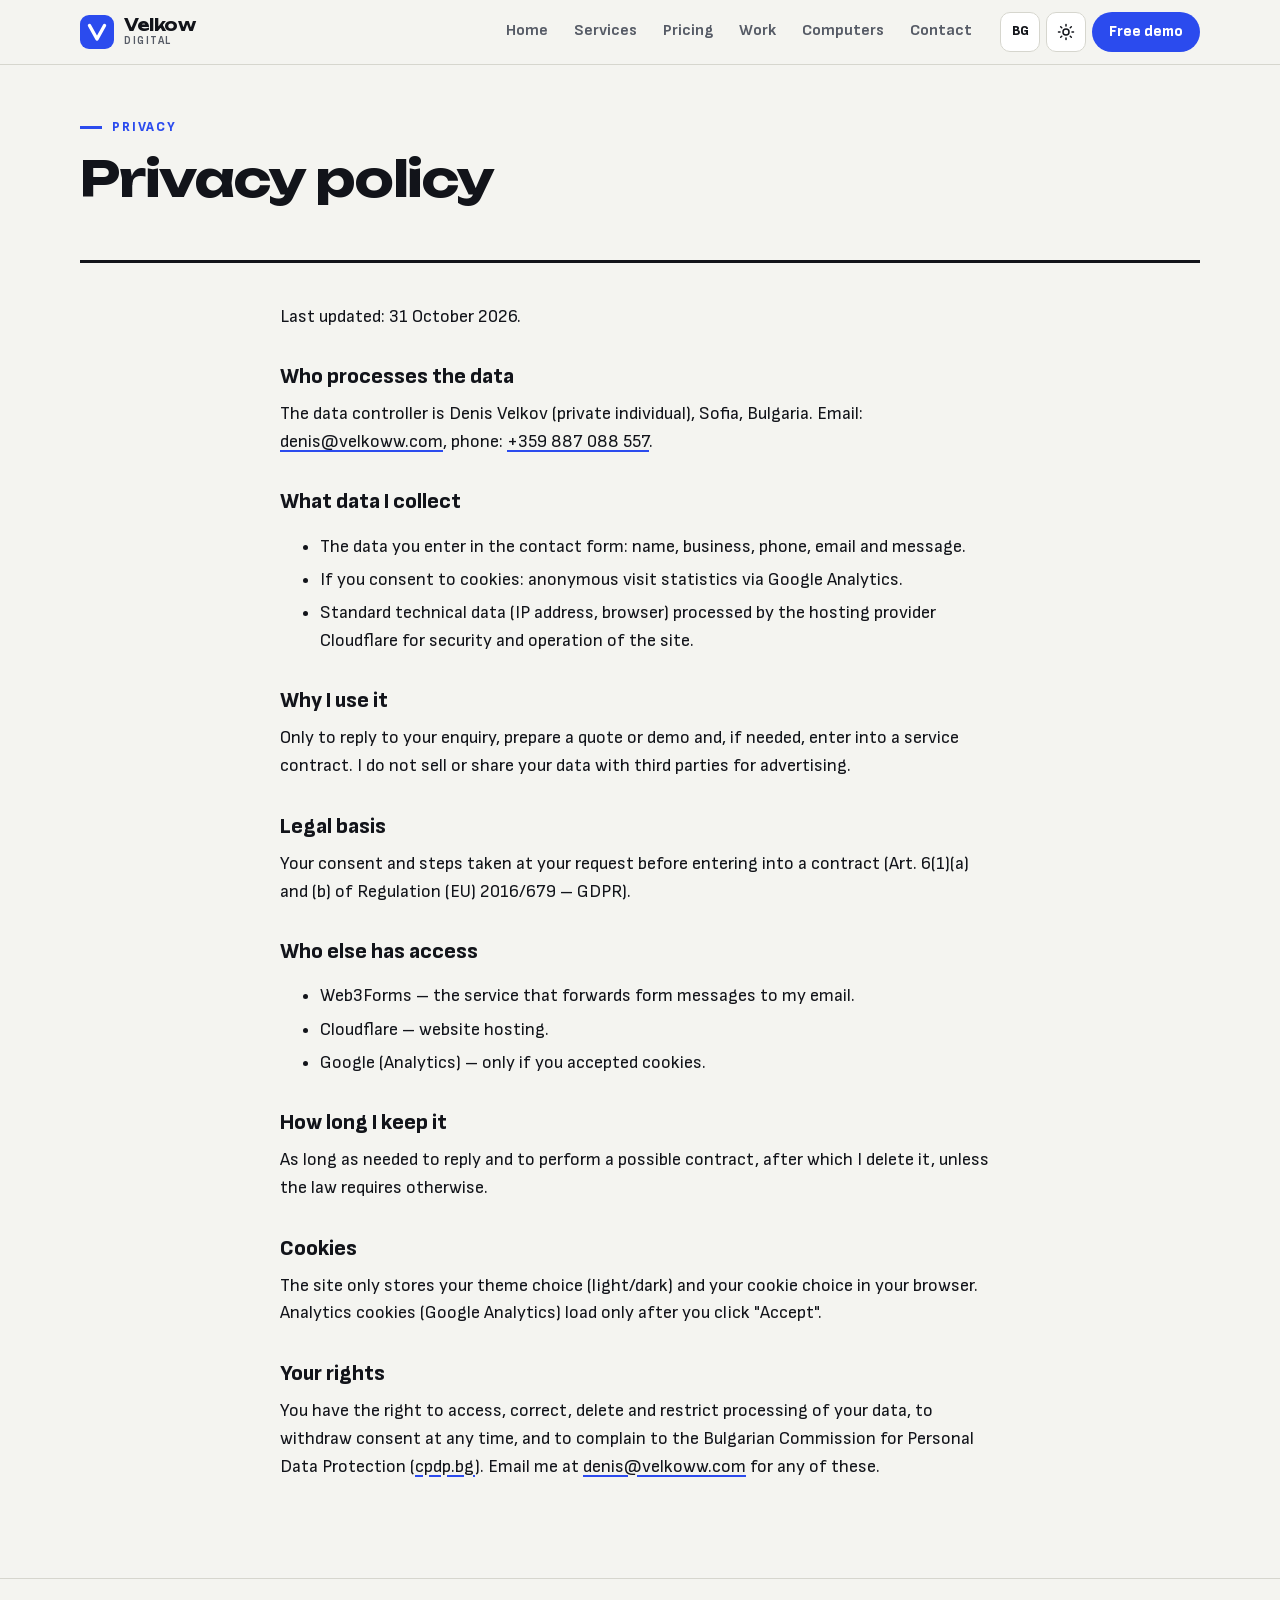
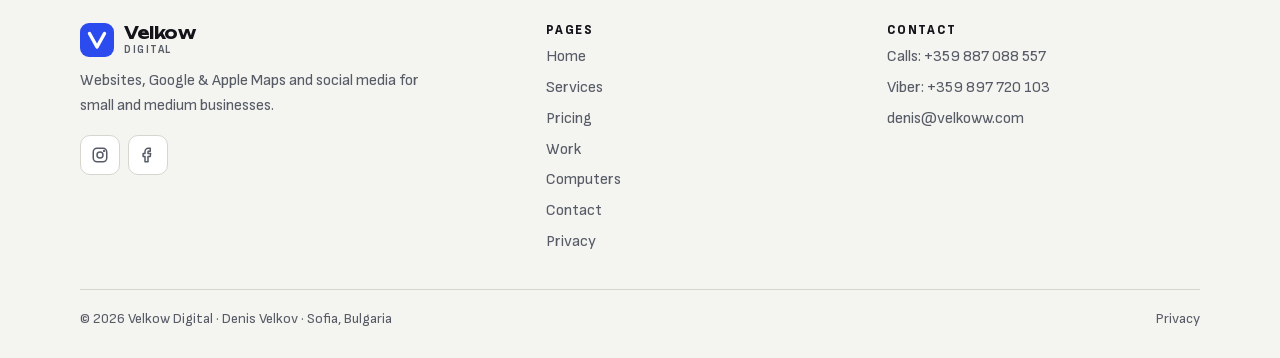
<file: en/privacy.html>
<!DOCTYPE html>
<html lang="en">
<head>
<meta charset="UTF-8">
<meta name="viewport" content="width=device-width, initial-scale=1">
<title>Privacy policy | Velkow Digital</title>
<meta name="description" content="How Velkow Digital (Denis Velkov) collects and uses personal data on velkoww.com.">
<link rel="canonical" href="https://velkoww.com/en/privacy">
<link rel="alternate" hreflang="bg" href="https://velkoww.com/privacy">
<link rel="alternate" hreflang="en" href="https://velkoww.com/en/privacy">
<link rel="alternate" hreflang="x-default" href="https://velkoww.com/privacy">
<meta property="og:type" content="website">
<meta property="og:site_name" content="Velkow Digital">
<meta property="og:title" content="Privacy policy | Velkow Digital">
<meta property="og:description" content="How Velkow Digital (Denis Velkov) collects and uses personal data on velkoww.com.">
<meta property="og:url" content="https://velkoww.com/en/privacy">
<meta property="og:image" content="https://velkoww.com/assets/img/og-en.jpg">
<meta property="og:image:width" content="1200">
<meta property="og:image:height" content="630">
<meta property="og:locale" content="en_US">
<meta name="twitter:card" content="summary_large_image">
<meta name="theme-color" content="#F4F4F0" media="(prefers-color-scheme: light)">
<meta name="theme-color" content="#0D0F14" media="(prefers-color-scheme: dark)">
<link rel="icon" href="/favicon.svg" type="image/svg+xml">
<link rel="icon" href="/favicon.png" type="image/png" sizes="32x32">
<link rel="apple-touch-icon" href="/apple-touch-icon.png">
<script>try{var t=localStorage.getItem('theme');if(t==='dark'||t==='light')document.documentElement.setAttribute('data-theme',t)}catch(e){}</script>
<link rel="preload" href="/assets/fonts/sofia-sans-var.woff" as="font" type="font/woff" crossorigin>
<link rel="preload" href="/assets/fonts/unbounded-700.woff" as="font" type="font/woff" crossorigin>
<link rel="stylesheet" href="/assets/css/style.css?v=5">
</head>
<body>
<a class="skip" href="#main">Skip to content</a>
<header class="site-header">
  <div class="wrap nav">
    <a class="brand" href="/en/" aria-label="Velkow Digital – home"><svg class="brand-mark" viewBox="0 0 34 34" aria-hidden="true"><rect width="34" height="34" rx="9" fill="var(--accent)"/><path d="M9.5 10.5 17 24l7.5-13.5" fill="none" stroke="var(--accent-ink)" stroke-width="3.4" stroke-linecap="round" stroke-linejoin="round"/></svg><span>Velkow<small>digital</small></span></a>
    <nav aria-label="Menu"><ul class="menu"><li><a href="/en/">Home</a></li><li><a href="/en/services">Services</a></li><li><a href="/en/prices">Pricing</a></li><li><a href="/en/portfolio">Work</a></li><li><a href="/en/computers">Computers</a></li><li><a href="/en/contacts">Contact</a></li></ul></nav>
    <div class="tools">
      <a class="icon-btn" href="/privacy" hreflang="bg" lang="bg" aria-label="Към българската версия">BG</a>
      <button class="icon-btn theme-btn" type="button" aria-label="Theme"><svg class="sun" viewBox="0 0 24 24" fill="none" stroke="currentColor" stroke-width="2" stroke-linecap="round" aria-hidden="true"><circle cx="12" cy="12" r="4"/><path d="M12 2v2M12 20v2M4.9 4.9l1.4 1.4M17.7 17.7l1.4 1.4M2 12h2M20 12h2M4.9 19.1l1.4-1.4M17.7 6.3l1.4-1.4"/></svg><svg class="moon" viewBox="0 0 24 24" fill="none" stroke="currentColor" stroke-width="2" stroke-linecap="round" stroke-linejoin="round" aria-hidden="true"><path d="M21 12.8A9 9 0 1 1 11.2 3a7 7 0 0 0 9.8 9.8z"/></svg></button>
      <a class="btn btn-primary btn-sm header-cta" href="/en/contacts#form">Free demo</a>
      <button class="icon-btn menu-btn" type="button" aria-expanded="false" aria-controls="mobile-menu" aria-label="Menu"><svg viewBox="0 0 24 24" fill="none" stroke="currentColor" stroke-width="2" stroke-linecap="round" aria-hidden="true"><path d="M4 6h16M4 12h16M4 18h16"/></svg></button>
    </div>
  </div>
  <nav id="mobile-menu" class="mobile-menu" aria-label="Menu"><a href="/en/">Home</a><a href="/en/services">Services</a><a href="/en/prices">Pricing</a><a href="/en/portfolio">Work</a><a href="/en/computers">Computers</a><a href="/en/contacts">Contact</a></nav>
</header>
<main id="main">
<div class="wrap"><div class="page-head"><span class="eyebrow">Privacy</span><h1>Privacy policy</h1></div></div>
<section class="section-tight"><div class="wrap prose">
<p>Last updated: 31 October 2026.</p>
<h2>Who processes the data</h2>
<p>The data controller is Denis Velkov (private individual), Sofia, Bulgaria. Email: <a href="mailto:denis@velkoww.com">denis@velkoww.com</a>, phone: <a href="tel:+359887088557">+359 887 088 557</a>.</p>
<h2>What data I collect</h2>
<ul><li>The data you enter in the contact form: name, business, phone, email and message.</li>
<li>If you consent to cookies: anonymous visit statistics via Google Analytics.</li>
<li>Standard technical data (IP address, browser) processed by the hosting provider Cloudflare for security and operation of the site.</li></ul>
<h2>Why I use it</h2>
<p>Only to reply to your enquiry, prepare a quote or demo and, if needed, enter into a service contract. I do not sell or share your data with third parties for advertising.</p>
<h2>Legal basis</h2>
<p>Your consent and steps taken at your request before entering into a contract (Art. 6(1)(a) and (b) of Regulation (EU) 2016/679 – GDPR).</p>
<h2>Who else has access</h2>
<ul><li>Web3Forms – the service that forwards form messages to my email.</li><li>Cloudflare – website hosting.</li><li>Google (Analytics) – only if you accepted cookies.</li></ul>
<h2>How long I keep it</h2>
<p>As long as needed to reply and to perform a possible contract, after which I delete it, unless the law requires otherwise.</p>
<h2>Cookies</h2>
<p>The site only stores your theme choice (light/dark) and your cookie choice in your browser. Analytics cookies (Google Analytics) load only after you click "Accept".</p>
<h2>Your rights</h2>
<p>You have the right to access, correct, delete and restrict processing of your data, to withdraw consent at any time, and to complain to the Bulgarian Commission for Personal Data Protection (<a href="https://www.cpdp.bg/en" target="_blank" rel="noopener">cpdp.bg</a>). Email me at <a href="mailto:denis@velkoww.com">denis@velkoww.com</a> for any of these.</p>
</div></section>
</main>
<footer class="site-footer">
  <div class="wrap">
    <div class="foot-grid">
      <div>
        <a class="brand" href="/en/"><svg class="brand-mark" viewBox="0 0 34 34" aria-hidden="true"><rect width="34" height="34" rx="9" fill="var(--accent)"/><path d="M9.5 10.5 17 24l7.5-13.5" fill="none" stroke="var(--accent-ink)" stroke-width="3.4" stroke-linecap="round" stroke-linejoin="round"/></svg><span>Velkow<small>digital</small></span></a>
        <p style="margin-top:12px;max-width:340px">Websites, Google & Apple Maps and social media for small and medium businesses.</p>
        <div class="social">
          <a class="icon-btn" href="https://www.instagram.com/velkoww_/" target="_blank" rel="noopener" aria-label="Instagram"><svg viewBox="0 0 24 24" fill="none" stroke="currentColor" stroke-width="2" stroke-linecap="round" stroke-linejoin="round" aria-hidden="true"><rect x="3" y="3" width="18" height="18" rx="5"/><circle cx="12" cy="12" r="4"/><circle cx="17.5" cy="6.5" r=".6" fill="currentColor"/></svg></a>
          <a class="icon-btn" href="https://www.facebook.com/share/19Hg4BAvfs/" target="_blank" rel="noopener" aria-label="Facebook"><svg viewBox="0 0 24 24" fill="none" stroke="currentColor" stroke-width="2" stroke-linecap="round" stroke-linejoin="round" aria-hidden="true"><path d="M15 3h-2.5A4.5 4.5 0 0 0 8 7.5V10H5.5v4H8v7h4v-7h3l.5-4H12V7.8c0-.5.4-.8.8-.8H15z"/></svg></a>
        </div>
      </div>
      <div><h3>Pages</h3><ul><li><a href="/en/">Home</a></li><li><a href="/en/services">Services</a></li><li><a href="/en/prices">Pricing</a></li><li><a href="/en/portfolio">Work</a></li><li><a href="/en/computers">Computers</a></li><li><a href="/en/contacts">Contact</a></li><li><a href="/en/privacy">Privacy</a></li></ul></div>
      <div><h3>Contact</h3><ul>
        <li>Calls: <a href="tel:+359887088557">+359 887 088 557</a></li>
        <li>Viber: <a href="viber://chat?number=%2B359897720103">+359 897 720 103</a></li>
        <li><a href="mailto:denis@velkoww.com">denis@velkoww.com</a></li>
      </ul></div>
    </div>
    <div class="foot-bottom"><span>© <span id="year">2026</span> Velkow Digital · Denis Velkov · Sofia, Bulgaria</span><a href="/en/privacy">Privacy</a></div>
  </div>
</footer>
<nav class="mobile-bar" aria-label="Quick contact">
  <a class="call" href="tel:+359887088557"><svg viewBox="0 0 24 24" fill="none" stroke="currentColor" stroke-width="2" stroke-linecap="round" stroke-linejoin="round" aria-hidden="true"><path d="M22 16.9v3a2 2 0 0 1-2.2 2 19.8 19.8 0 0 1-8.6-3.1 19.5 19.5 0 0 1-6-6A19.8 19.8 0 0 1 2.1 4.2 2 2 0 0 1 4.1 2h3a2 2 0 0 1 2 1.7c.1 1 .4 1.9.7 2.8a2 2 0 0 1-.5 2.1L8 9.9a16 16 0 0 0 6 6l1.3-1.3a2 2 0 0 1 2.1-.5c.9.3 1.8.6 2.8.7a2 2 0 0 1 1.8 2z"/></svg>Call</a>
  <a class="viber" href="viber://chat?number=%2B359897720103"><svg viewBox="0 0 24 24" fill="none" stroke="currentColor" stroke-width="2" stroke-linecap="round" stroke-linejoin="round" aria-hidden="true"><path d="M21 11.5a8.4 8.4 0 0 1-9 8.4 8.6 8.6 0 0 1-3.8-.9L3 21l1.9-5.1A8.4 8.4 0 0 1 12 3a8.5 8.5 0 0 1 9 8.5z"/><path d="M9.5 9.5c.3 1.8 1.3 3.3 3 4.5"/></svg>Viber</a>
  <a href="/en/prices#calc"><svg viewBox="0 0 24 24" fill="none" stroke="currentColor" stroke-width="2" stroke-linecap="round" stroke-linejoin="round" aria-hidden="true"><rect x="5" y="2.5" width="14" height="19" rx="2"/><path d="M8 6.5h8M8 11h.01M12 11h.01M16 11h.01M8 15h.01M12 15h.01M16 15v3M8 18.5h.01M12 18.5h.01"/></svg>Price</a>
</nav>
<script src="/assets/js/main.js?v=2" defer></script>
</body>
</html>
</file>
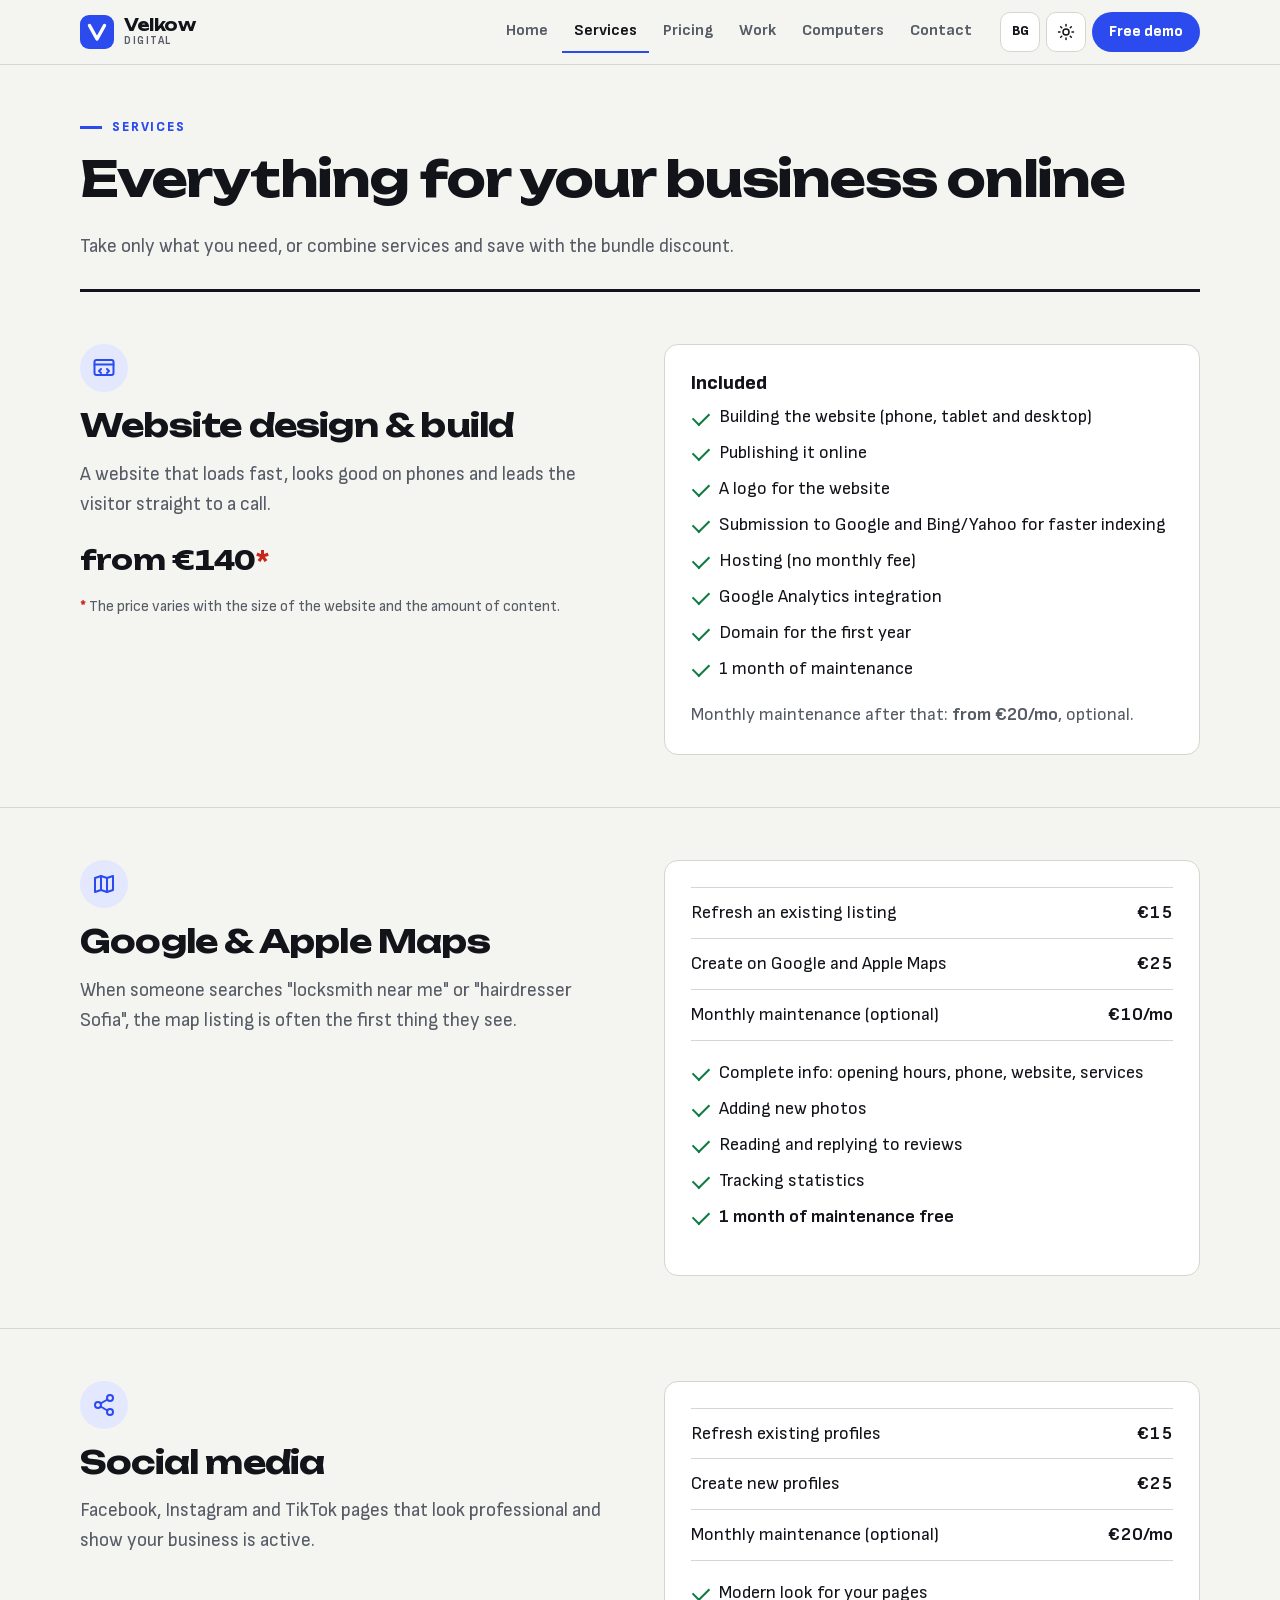
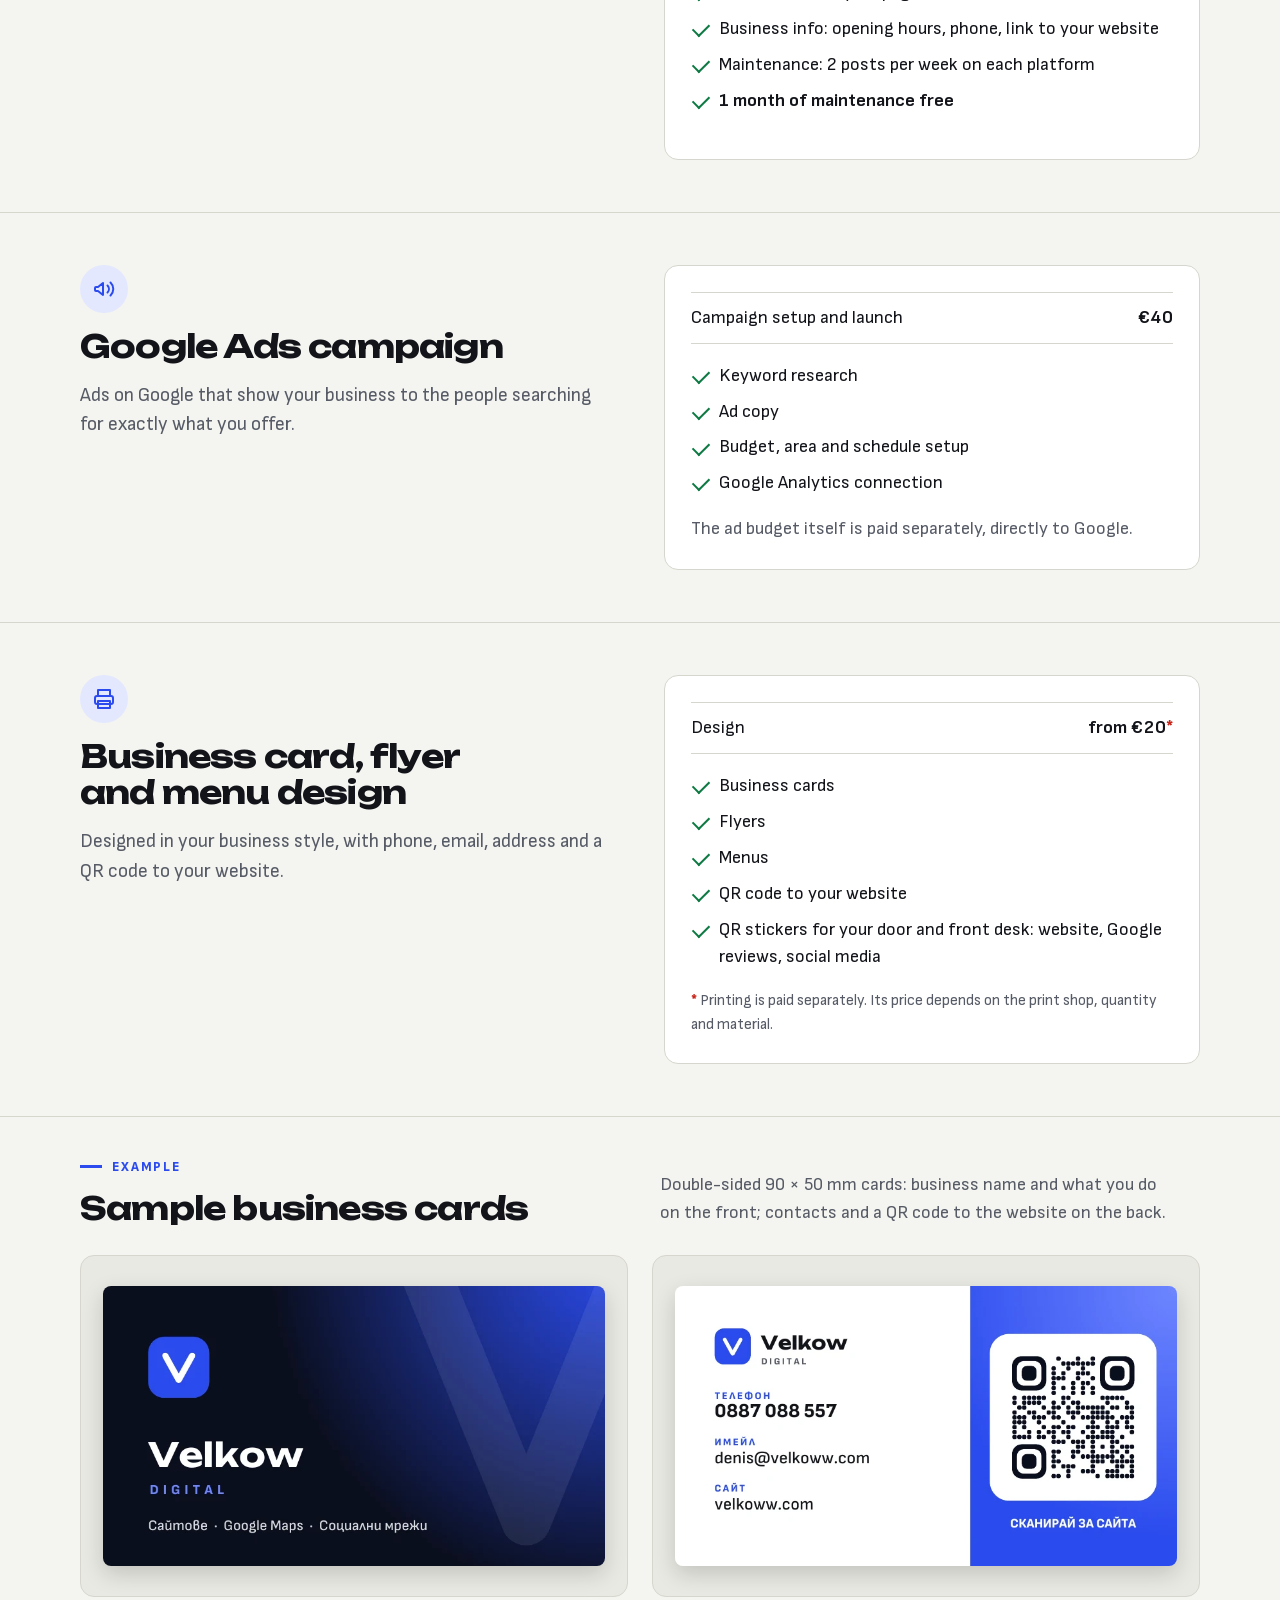
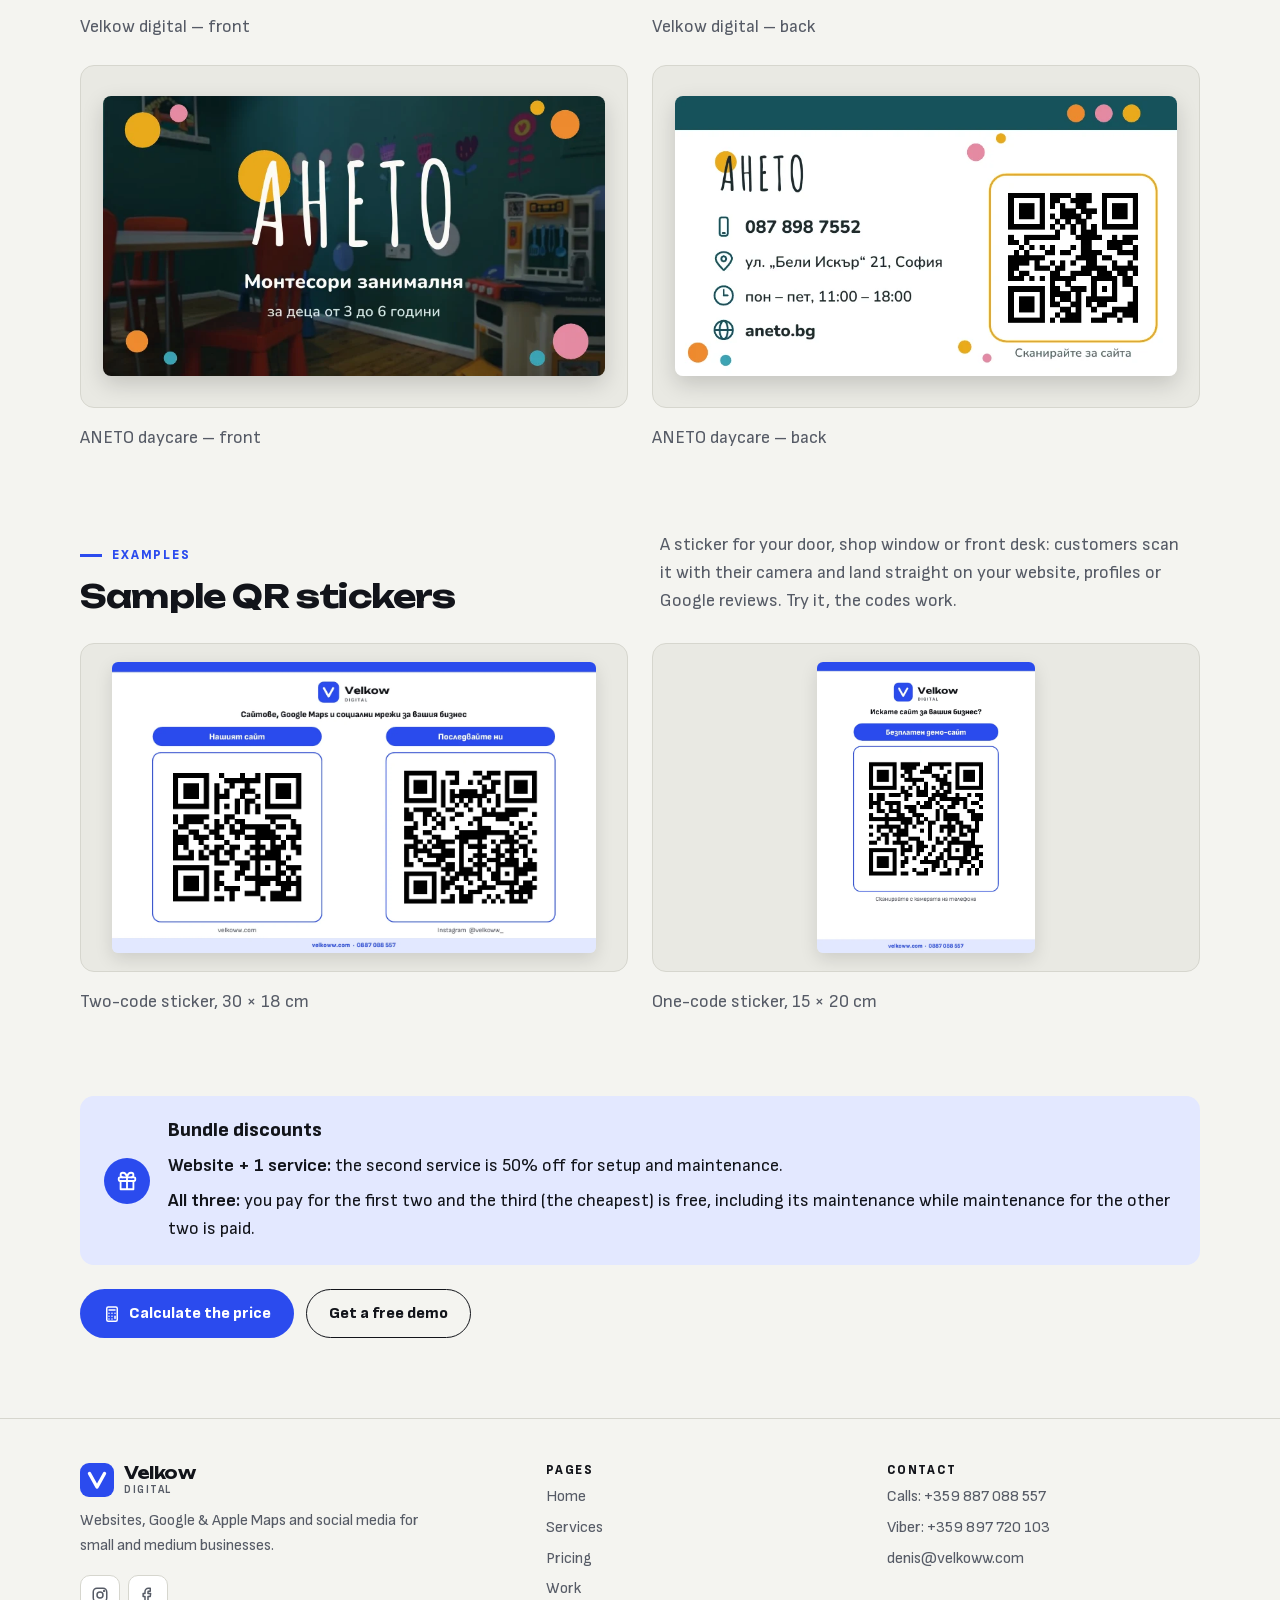
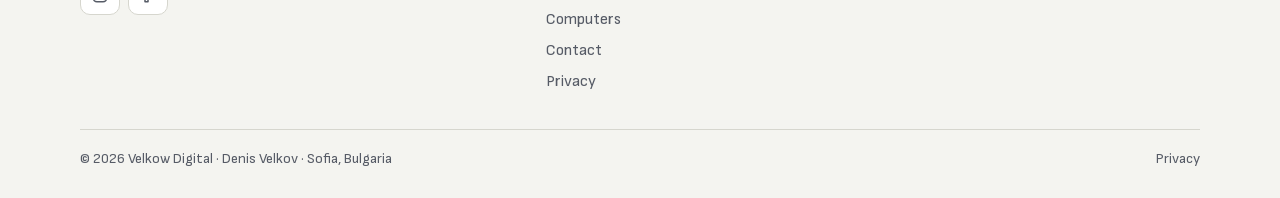
<file: en/services.html>
<!DOCTYPE html>
<html lang="en">
<head>
<meta charset="UTF-8">
<meta name="viewport" content="width=device-width, initial-scale=1">
<title>Services: website, Google & Apple Maps, social media | Velkow Digital</title>
<meta name="description" content="Website design from €140, Google and Apple Maps listing setup and maintenance, Facebook, Instagram and TikTok management. Bundle discounts.">
<link rel="canonical" href="https://velkoww.com/en/services">
<link rel="alternate" hreflang="bg" href="https://velkoww.com/services">
<link rel="alternate" hreflang="en" href="https://velkoww.com/en/services">
<link rel="alternate" hreflang="x-default" href="https://velkoww.com/services">
<meta property="og:type" content="website">
<meta property="og:site_name" content="Velkow Digital">
<meta property="og:title" content="Services: website, Google & Apple Maps, social media | Velkow Digital">
<meta property="og:description" content="Website design from €140, Google and Apple Maps listing setup and maintenance, Facebook, Instagram and TikTok management. Bundle discounts.">
<meta property="og:url" content="https://velkoww.com/en/services">
<meta property="og:image" content="https://velkoww.com/assets/img/og-en.jpg">
<meta property="og:image:width" content="1200">
<meta property="og:image:height" content="630">
<meta property="og:locale" content="en_US">
<meta name="twitter:card" content="summary_large_image">
<meta name="theme-color" content="#F4F4F0" media="(prefers-color-scheme: light)">
<meta name="theme-color" content="#0D0F14" media="(prefers-color-scheme: dark)">
<link rel="icon" href="/favicon.svg" type="image/svg+xml">
<link rel="icon" href="/favicon.png" type="image/png" sizes="32x32">
<link rel="apple-touch-icon" href="/apple-touch-icon.png">
<script>try{var t=localStorage.getItem('theme');if(t==='dark'||t==='light')document.documentElement.setAttribute('data-theme',t)}catch(e){}</script>
<link rel="preload" href="/assets/fonts/sofia-sans-var.woff" as="font" type="font/woff" crossorigin>
<link rel="preload" href="/assets/fonts/unbounded-700.woff" as="font" type="font/woff" crossorigin>
<link rel="stylesheet" href="/assets/css/style.css?v=5">
</head>
<body>
<a class="skip" href="#main">Skip to content</a>
<header class="site-header">
  <div class="wrap nav">
    <a class="brand" href="/en/" aria-label="Velkow Digital – home"><svg class="brand-mark" viewBox="0 0 34 34" aria-hidden="true"><rect width="34" height="34" rx="9" fill="var(--accent)"/><path d="M9.5 10.5 17 24l7.5-13.5" fill="none" stroke="var(--accent-ink)" stroke-width="3.4" stroke-linecap="round" stroke-linejoin="round"/></svg><span>Velkow<small>digital</small></span></a>
    <nav aria-label="Menu"><ul class="menu"><li><a href="/en/">Home</a></li><li><a href="/en/services" aria-current="page">Services</a></li><li><a href="/en/prices">Pricing</a></li><li><a href="/en/portfolio">Work</a></li><li><a href="/en/computers">Computers</a></li><li><a href="/en/contacts">Contact</a></li></ul></nav>
    <div class="tools">
      <a class="icon-btn" href="/services" hreflang="bg" lang="bg" aria-label="Към българската версия">BG</a>
      <button class="icon-btn theme-btn" type="button" aria-label="Theme"><svg class="sun" viewBox="0 0 24 24" fill="none" stroke="currentColor" stroke-width="2" stroke-linecap="round" aria-hidden="true"><circle cx="12" cy="12" r="4"/><path d="M12 2v2M12 20v2M4.9 4.9l1.4 1.4M17.7 17.7l1.4 1.4M2 12h2M20 12h2M4.9 19.1l1.4-1.4M17.7 6.3l1.4-1.4"/></svg><svg class="moon" viewBox="0 0 24 24" fill="none" stroke="currentColor" stroke-width="2" stroke-linecap="round" stroke-linejoin="round" aria-hidden="true"><path d="M21 12.8A9 9 0 1 1 11.2 3a7 7 0 0 0 9.8 9.8z"/></svg></button>
      <a class="btn btn-primary btn-sm header-cta" href="/en/contacts#form">Free demo</a>
      <button class="icon-btn menu-btn" type="button" aria-expanded="false" aria-controls="mobile-menu" aria-label="Menu"><svg viewBox="0 0 24 24" fill="none" stroke="currentColor" stroke-width="2" stroke-linecap="round" aria-hidden="true"><path d="M4 6h16M4 12h16M4 18h16"/></svg></button>
    </div>
  </div>
  <nav id="mobile-menu" class="mobile-menu" aria-label="Menu"><a href="/en/">Home</a><a href="/en/services" aria-current="page">Services</a><a href="/en/prices">Pricing</a><a href="/en/portfolio">Work</a><a href="/en/computers">Computers</a><a href="/en/contacts">Contact</a></nav>
</header>
<main id="main">
<div class="wrap"><div class="page-head">
  <span class="eyebrow">Services</span>
  <h1>Everything for your business online</h1>
  <p class="lead">Take only what you need, or combine services and save with the bundle discount.</p>
</div></div>
<div class="svc-sec" id="web">
  <div class="wrap svc">
    <div><div class="card-icon"><svg viewBox="0 0 24 24" fill="none" stroke="currentColor" stroke-width="2" stroke-linecap="round" stroke-linejoin="round" aria-hidden="true"><rect x="2.5" y="4" width="19" height="15" rx="2"/><path d="M2.5 8.5h19"/><path d="m9 13-2 2 2 2M15 13l2 2-2 2"/></svg></div><h2>Website design & build</h2>
      <p class="lead">A website that loads fast, looks good on phones and leads the visitor straight to a call.</p>
      <p class="price">from €140<span class="req">*</span></p>
      <p class="note-red"><span class="req">*</span> The price varies with the size of the website and the amount of content.</p></div>
    <div class="card"><h3>Included</h3><ul class="checks">
      <li>Building the website (phone, tablet and desktop)</li>
      <li>Publishing it online</li>
      <li>A logo for the website</li>
      <li>Submission to Google and Bing/Yahoo for faster indexing</li>
      <li>Hosting (no monthly fee)</li>
      <li>Google Analytics integration</li>
      <li>Domain for the first year</li>
      <li>1 month of maintenance</li></ul>
      <p class="muted" style="margin:0">Monthly maintenance after that: <b>from €20/mo</b>, optional.</p></div>
  </div>
</div>
<div class="svc-sec" id="maps">
  <div class="wrap svc">
    <div><div class="card-icon"><svg viewBox="0 0 24 24" fill="none" stroke="currentColor" stroke-width="2" stroke-linecap="round" stroke-linejoin="round" aria-hidden="true"><path d="M9 4 3 6v14l6-2 6 2 6-2V4l-6 2z"/><path d="M9 4v14M15 6v14"/></svg></div><h2>Google & Apple Maps</h2>
      <p class="lead">When someone searches "locksmith near me" or "hairdresser Sofia", the map listing is often the first thing they see.</p></div>
    <div class="card"><ul class="price-rows">
      <li><span>Refresh an existing listing</span><b>€15</b></li>
      <li><span>Create on Google and Apple Maps</span><b>€25</b></li>
      <li><span>Monthly maintenance (optional)</span><b>€10/mo</b></li></ul>
      <ul class="checks"><li>Complete info: opening hours, phone, website, services</li><li>Adding new photos</li><li>Reading and replying to reviews</li><li>Tracking statistics</li><li><b>1 month of maintenance free</b></li></ul></div>
  </div>
</div>
<div class="svc-sec" id="social">
  <div class="wrap svc">
    <div><div class="card-icon"><svg viewBox="0 0 24 24" fill="none" stroke="currentColor" stroke-width="2" stroke-linecap="round" stroke-linejoin="round" aria-hidden="true"><circle cx="18" cy="5" r="3"/><circle cx="6" cy="12" r="3"/><circle cx="18" cy="19" r="3"/><path d="m8.6 13.5 6.8 4M15.4 6.5l-6.8 4"/></svg></div><h2>Social media</h2>
      <p class="lead">Facebook, Instagram and TikTok pages that look professional and show your business is active.</p></div>
    <div class="card"><ul class="price-rows">
      <li><span>Refresh existing profiles</span><b>€15</b></li>
      <li><span>Create new profiles</span><b>€25</b></li>
      <li><span>Monthly maintenance (optional)</span><b>€20/mo</b></li></ul>
      <ul class="checks"><li>Modern look for your pages</li><li>Business info: opening hours, phone, link to your website</li><li>Maintenance: 2 posts per week on each platform</li><li><b>1 month of maintenance free</b></li></ul></div>
  </div>
</div>
<div class="svc-sec" id="ads">
  <div class="wrap svc">
    <div><div class="card-icon"><svg viewBox="0 0 24 24" fill="none" stroke="currentColor" stroke-width="2" stroke-linecap="round" stroke-linejoin="round" aria-hidden="true"><path d="M3 11v2a1 1 0 0 0 1 1h2l5 4V6L6 10H4a1 1 0 0 0-1 1z"/><path d="M15.5 8.5a5 5 0 0 1 0 7M18.5 5.5a9 9 0 0 1 0 13"/></svg></div><h2>Google Ads campaign</h2>
      <p class="lead">Ads on Google that show your business to the people searching for exactly what you offer.</p></div>
    <div class="card"><ul class="price-rows">
      <li><span>Campaign setup and launch</span><b>€40</b></li></ul>
      <ul class="checks"><li>Keyword research</li><li>Ad copy</li><li>Budget, area and schedule setup</li><li>Google Analytics connection</li></ul>
      <p class="muted" style="margin:0">The ad budget itself is paid separately, directly to Google.</p></div>
  </div>
</div>
<div class="svc-sec" id="print">
  <div class="wrap svc">
    <div><div class="card-icon"><svg viewBox="0 0 24 24" fill="none" stroke="currentColor" stroke-width="2" stroke-linecap="round" stroke-linejoin="round" aria-hidden="true"><path d="M6 9V3h12v6"/><rect x="3" y="9" width="18" height="8" rx="2"/><path d="M6 14h12v7H6z"/></svg></div><h2>Business card, flyer and menu design</h2>
      <p class="lead">Designed in your business style, with phone, email, address and a QR code to your website.</p></div>
    <div class="card"><ul class="price-rows">
      <li><span>Design</span><b>from €20<span class="req">*</span></b></li></ul>
      <ul class="checks"><li>Business cards</li><li>Flyers</li><li>Menus</li><li>QR code to your website</li><li>QR stickers for your door and front desk: website, Google reviews, social media</li></ul>
      <p class="note-red" style="margin:0"><span class="req">*</span> Printing is paid separately. Its price depends on the print shop, quantity and material.</p></div>
  </div>
</div>
<section class="section-tight" id="card-example">
  <div class="wrap">
    <div class="sec-head"><div><span class="eyebrow">Example</span><h2>Sample business cards</h2></div><p>Double-sided 90 × 50 mm cards: business name and what you do on the front; contacts and a QR code to the website on the back.</p></div>
    <div class="works" style="align-items:start">
      <figure class="work" style="margin:0"><div class="work-shot" style="aspect-ratio:16/10;background:var(--surface-2);padding:22px;display:grid;place-items:center"><img src="/assets/img/vizitka-primer-litse.webp" alt="Front of the Velkow digital business card" loading="lazy" decoding="async" style="object-fit:contain;box-shadow:0 8px 22px rgba(0,0,0,.16);border-radius:8px;height:auto;width:100%;max-width:100%"></div><figcaption class="muted">Velkow digital – front</figcaption></figure>
      <figure class="work" style="margin:0"><div class="work-shot" style="aspect-ratio:16/10;background:var(--surface-2);padding:22px;display:grid;place-items:center"><img src="/assets/img/vizitka-primer-gramb.webp" alt="Back of the Velkow digital card with contacts and QR code" loading="lazy" decoding="async" style="object-fit:contain;box-shadow:0 8px 22px rgba(0,0,0,.16);border-radius:8px;height:auto;width:100%;max-width:100%"></div><figcaption class="muted">Velkow digital – back</figcaption></figure>
      <figure class="work" style="margin:0"><div class="work-shot" style="aspect-ratio:16/10;background:var(--surface-2);padding:22px;display:grid;place-items:center"><img src="/assets/img/aneto-vizitka-litse.webp" alt="Front of the ANETO daycare business card" loading="lazy" decoding="async" style="object-fit:contain;box-shadow:0 8px 22px rgba(0,0,0,.16);border-radius:8px;height:auto;width:100%;max-width:100%"></div><figcaption class="muted">ANETO daycare – front</figcaption></figure>
      <figure class="work" style="margin:0"><div class="work-shot" style="aspect-ratio:16/10;background:var(--surface-2);padding:22px;display:grid;place-items:center"><img src="/assets/img/aneto-vizitka-gramb.webp" alt="Back of the ANETO card with contacts and QR code" loading="lazy" decoding="async" style="object-fit:contain;box-shadow:0 8px 22px rgba(0,0,0,.16);border-radius:8px;height:auto;width:100%;max-width:100%"></div><figcaption class="muted">ANETO daycare – back</figcaption></figure>
    </div>
  </div>
</section>
<section class="section-tight" id="qr-examples">
  <div class="wrap">
    <div class="sec-head"><div><span class="eyebrow">Examples</span><h2>Sample QR stickers</h2></div><p>A sticker for your door, shop window or front desk: customers scan it with their camera and land straight on your website, profiles or Google reviews. Try it, the codes work.</p></div>
    <div class="works" style="align-items:start">
      <figure class="work" style="margin:0"><div class="work-shot" style="aspect-ratio:1302/782;background:var(--surface-2);padding:18px;display:grid;place-items:center"><img src="/assets/img/qr-sticker-primer-2.webp" alt="Sample sticker with two QR codes: velkoww.com and Instagram" loading="lazy" decoding="async" style="object-fit:contain;box-shadow:0 6px 18px rgba(0,0,0,.12);border-radius:6px;height:100%;width:auto;max-width:100%;min-height:0"></div><figcaption class="muted">Two-code sticker, 30 × 18 cm</figcaption></figure>
      <figure class="work" style="margin:0"><div class="work-shot" style="aspect-ratio:1302/782;background:var(--surface-2);padding:18px;display:grid;place-items:center"><img src="/assets/img/qr-sticker-primer-1.webp" alt="Sample sticker with one QR code for a free demo website" loading="lazy" decoding="async" style="object-fit:contain;box-shadow:0 6px 18px rgba(0,0,0,.12);border-radius:6px;height:100%;width:auto;max-width:100%;min-height:0"></div><figcaption class="muted">One-code sticker, 15 × 20 cm</figcaption></figure>
    </div>
  </div>
</section>
<section class="section-tight">
  <div class="wrap">
    <div class="callout discount"><span class="ic"><svg viewBox="0 0 24 24" fill="none" stroke="currentColor" stroke-width="2" stroke-linecap="round" stroke-linejoin="round" aria-hidden="true"><rect x="3" y="8" width="18" height="4" rx="1"/><path d="M12 8v13M19 12v9H5v-9M7.5 8a2.5 2.5 0 0 1 0-5C11 3 12 8 12 8s1-5 4.5-5a2.5 2.5 0 0 1 0 5"/></svg></span><div><h3>Bundle discounts</h3>
      <p style="margin-bottom:.4em"><b>Website + 1 service:</b> the second service is 50% off for setup and maintenance.</p>
      <p><b>All three:</b> you pay for the first two and the third (the cheapest) is free, including its maintenance while maintenance for the other two is paid.</p></div></div>
    <div class="btn-row" style="margin-top:24px"><a class="btn btn-primary" href="/en/prices#calc"><svg viewBox="0 0 24 24" fill="none" stroke="currentColor" stroke-width="2" stroke-linecap="round" stroke-linejoin="round" aria-hidden="true"><rect x="5" y="2.5" width="14" height="19" rx="2"/><path d="M8 6.5h8M8 11h.01M12 11h.01M16 11h.01M8 15h.01M12 15h.01M16 15v3M8 18.5h.01M12 18.5h.01"/></svg> Calculate the price</a><a class="btn btn-ghost" href="/en/contacts#form">Get a free demo</a></div>
  </div>
</section>
</main>
<footer class="site-footer">
  <div class="wrap">
    <div class="foot-grid">
      <div>
        <a class="brand" href="/en/"><svg class="brand-mark" viewBox="0 0 34 34" aria-hidden="true"><rect width="34" height="34" rx="9" fill="var(--accent)"/><path d="M9.5 10.5 17 24l7.5-13.5" fill="none" stroke="var(--accent-ink)" stroke-width="3.4" stroke-linecap="round" stroke-linejoin="round"/></svg><span>Velkow<small>digital</small></span></a>
        <p style="margin-top:12px;max-width:340px">Websites, Google & Apple Maps and social media for small and medium businesses.</p>
        <div class="social">
          <a class="icon-btn" href="https://www.instagram.com/velkoww_/" target="_blank" rel="noopener" aria-label="Instagram"><svg viewBox="0 0 24 24" fill="none" stroke="currentColor" stroke-width="2" stroke-linecap="round" stroke-linejoin="round" aria-hidden="true"><rect x="3" y="3" width="18" height="18" rx="5"/><circle cx="12" cy="12" r="4"/><circle cx="17.5" cy="6.5" r=".6" fill="currentColor"/></svg></a>
          <a class="icon-btn" href="https://www.facebook.com/share/19Hg4BAvfs/" target="_blank" rel="noopener" aria-label="Facebook"><svg viewBox="0 0 24 24" fill="none" stroke="currentColor" stroke-width="2" stroke-linecap="round" stroke-linejoin="round" aria-hidden="true"><path d="M15 3h-2.5A4.5 4.5 0 0 0 8 7.5V10H5.5v4H8v7h4v-7h3l.5-4H12V7.8c0-.5.4-.8.8-.8H15z"/></svg></a>
        </div>
      </div>
      <div><h3>Pages</h3><ul><li><a href="/en/">Home</a></li><li><a href="/en/services">Services</a></li><li><a href="/en/prices">Pricing</a></li><li><a href="/en/portfolio">Work</a></li><li><a href="/en/computers">Computers</a></li><li><a href="/en/contacts">Contact</a></li><li><a href="/en/privacy">Privacy</a></li></ul></div>
      <div><h3>Contact</h3><ul>
        <li>Calls: <a href="tel:+359887088557">+359 887 088 557</a></li>
        <li>Viber: <a href="viber://chat?number=%2B359897720103">+359 897 720 103</a></li>
        <li><a href="mailto:denis@velkoww.com">denis@velkoww.com</a></li>
      </ul></div>
    </div>
    <div class="foot-bottom"><span>© <span id="year">2026</span> Velkow Digital · Denis Velkov · Sofia, Bulgaria</span><a href="/en/privacy">Privacy</a></div>
  </div>
</footer>
<nav class="mobile-bar" aria-label="Quick contact">
  <a class="call" href="tel:+359887088557"><svg viewBox="0 0 24 24" fill="none" stroke="currentColor" stroke-width="2" stroke-linecap="round" stroke-linejoin="round" aria-hidden="true"><path d="M22 16.9v3a2 2 0 0 1-2.2 2 19.8 19.8 0 0 1-8.6-3.1 19.5 19.5 0 0 1-6-6A19.8 19.8 0 0 1 2.1 4.2 2 2 0 0 1 4.1 2h3a2 2 0 0 1 2 1.7c.1 1 .4 1.9.7 2.8a2 2 0 0 1-.5 2.1L8 9.9a16 16 0 0 0 6 6l1.3-1.3a2 2 0 0 1 2.1-.5c.9.3 1.8.6 2.8.7a2 2 0 0 1 1.8 2z"/></svg>Call</a>
  <a class="viber" href="viber://chat?number=%2B359897720103"><svg viewBox="0 0 24 24" fill="none" stroke="currentColor" stroke-width="2" stroke-linecap="round" stroke-linejoin="round" aria-hidden="true"><path d="M21 11.5a8.4 8.4 0 0 1-9 8.4 8.6 8.6 0 0 1-3.8-.9L3 21l1.9-5.1A8.4 8.4 0 0 1 12 3a8.5 8.5 0 0 1 9 8.5z"/><path d="M9.5 9.5c.3 1.8 1.3 3.3 3 4.5"/></svg>Viber</a>
  <a href="/en/prices#calc"><svg viewBox="0 0 24 24" fill="none" stroke="currentColor" stroke-width="2" stroke-linecap="round" stroke-linejoin="round" aria-hidden="true"><rect x="5" y="2.5" width="14" height="19" rx="2"/><path d="M8 6.5h8M8 11h.01M12 11h.01M16 11h.01M8 15h.01M12 15h.01M16 15v3M8 18.5h.01M12 18.5h.01"/></svg>Price</a>
</nav>
<script src="/assets/js/main.js?v=2" defer></script>
</body>
</html>
</file>
<file: assets/css/style.css>
/* Velkow Digital — стилове v2 (без външни библиотеки) */
@font-face{font-family:"Sofia Sans";src:url("/assets/fonts/sofia-sans-var.woff") format("woff");font-weight:400 800;font-display:swap}
@font-face{font-family:"Unbounded";src:url("/assets/fonts/unbounded-700.woff") format("woff");font-weight:700;font-display:swap}

:root{
  /* Идея: едно плътно кобалтово поле с широк надпис + ценоразпис и „касова бележка“; всичко останало е тихо. */
  --bg:#F4F4F0;--surface:#FFFFFF;--surface-2:#E9E9E3;--border:#D6D6CE;
  --text:#12141A;--muted:#565B66;--accent:#2B4BEE;--accent-ink:#FFFFFF;--accent-soft:#E3E8FF;
  --field:#2B4BEE;--field-ink:#FFFFFF;--field-soft:rgba(255,255,255,.72);--field-line:rgba(255,255,255,.28);
  --ok:#0E7A43;--danger:#C8261B;--viber:#7360F2;
  --shadow:0 1px 2px rgba(18,20,26,.05),0 10px 30px rgba(18,20,26,.07);
  --radius:14px;--maxw:1160px;
  --display:"Unbounded","Sofia Sans",system-ui,sans-serif;
  --body:"Sofia Sans",system-ui,-apple-system,"Segoe UI",Roboto,sans-serif;
  color-scheme:light;
}
@media (prefers-color-scheme:dark){
  :root:not([data-theme="light"]){
    --bg:#0D0F14;--surface:#161920;--surface-2:#1D2129;--border:#2C313B;
    --text:#EEEEE8;--muted:#A5AAB5;--accent:#9DAEFF;--accent-ink:#0D0F14;--accent-soft:#1D2442;
    --field:#2440D8;--ok:#4ADE80;--danger:#FF7A6E;
    --shadow:0 1px 2px rgba(0,0,0,.3),0 10px 30px rgba(0,0,0,.28);
    color-scheme:dark;
  }
}
:root[data-theme="dark"]{
  --bg:#0D0F14;--surface:#161920;--surface-2:#1D2129;--border:#2C313B;
  --text:#EEEEE8;--muted:#A5AAB5;--accent:#9DAEFF;--accent-ink:#0D0F14;--accent-soft:#1D2442;
  --field:#2440D8;--ok:#4ADE80;--danger:#FF7A6E;
  --shadow:0 1px 2px rgba(0,0,0,.3),0 10px 30px rgba(0,0,0,.28);
  color-scheme:dark;
}

*{box-sizing:border-box}
html{-webkit-text-size-adjust:100%;scroll-behavior:smooth}
@media (prefers-reduced-motion:reduce){html{scroll-behavior:auto}*{transition:none!important;animation:none!important}}
body{margin:0;background:var(--bg);color:var(--text);font:400 18px/1.55 var(--body);-webkit-font-smoothing:antialiased;padding-bottom:76px;overflow-x:hidden}
@media (min-width:860px){body{padding-bottom:0}}
img{max-width:100%;height:auto;display:block}
a{color:inherit;text-decoration-color:var(--accent);text-decoration-thickness:2px;text-underline-offset:3px}
h1,h2,h3{margin:0 0 .5em;text-wrap:balance;overflow-wrap:break-word}
h1,h2{font-family:var(--display);font-weight:700;line-height:1.12;letter-spacing:-.025em}
h1{font-size:clamp(1.6rem,6vw,3.1rem)}
h2{font-size:clamp(1.3rem,3.6vw,2rem)}
h3{font-size:1.25rem;font-weight:800;line-height:1.2}
p{margin:0 0 1em}
[id]{scroll-margin-top:92px}
.mono{font-family:ui-monospace,SFMono-Regular,Menlo,Consolas,monospace;font-size:.8em}
.wrap{max-width:var(--maxw);margin:0 auto;padding:0 20px}
.skip{position:absolute;left:-999px;top:8px;background:var(--accent);color:var(--accent-ink);padding:8px 14px;border-radius:8px;z-index:100}
.skip:focus{left:8px}
:focus-visible{outline:3px solid var(--accent);outline-offset:2px;border-radius:6px}

/* Хедър */
.site-header{position:sticky;top:0;z-index:50;background:color-mix(in srgb,var(--bg) 90%,transparent);backdrop-filter:blur(10px);-webkit-backdrop-filter:blur(10px);border-bottom:1px solid var(--border)}
.nav{display:flex;align-items:center;gap:16px;height:64px}
.brand{display:flex;align-items:center;gap:10px;text-decoration:none;color:var(--text);font-family:var(--display);font-weight:700;letter-spacing:-.03em;font-size:1rem;margin-right:auto}
.brand-mark{width:34px;height:34px;flex:none}
.brand small{display:block;font-family:var(--body);font-weight:700;color:var(--muted);font-size:.68rem;letter-spacing:.14em;text-transform:uppercase;line-height:1;margin-top:3px}
.brand span{line-height:1.05}
.menu{display:none;gap:2px;list-style:none;margin:0;padding:0}
.menu a{display:block;padding:8px 12px;color:var(--muted);text-decoration:none;font-weight:700;font-size:1rem;border-bottom:2px solid transparent}
.menu a:hover{color:var(--text)}
.menu a[aria-current="page"]{color:var(--text);border-bottom-color:var(--accent)}
.tools{display:flex;align-items:center;gap:6px}
.icon-btn{display:inline-flex;align-items:center;justify-content:center;min-width:40px;height:40px;padding:0 10px;border-radius:10px;border:1px solid var(--border);background:var(--surface);color:var(--text);text-decoration:none;font:800 .85rem/1 var(--body);cursor:pointer}
.icon-btn:hover{border-color:var(--text)}
.icon-btn svg{width:18px;height:18px}
.theme-btn .moon{display:none}
:root[data-theme-effective="dark"] .theme-btn .sun{display:none}
:root[data-theme-effective="dark"] .theme-btn .moon{display:block}
.menu-btn{display:inline-flex}
.btn.header-cta{display:none}
.mobile-menu{display:none;border-top:1px solid var(--border);padding:8px 20px 16px}
.mobile-menu.open{display:block}
.mobile-menu a{display:block;padding:13px 4px;border-bottom:1px solid var(--border);color:var(--text);text-decoration:none;font-weight:700}
.mobile-menu a[aria-current="page"]{color:var(--accent)}
@media (min-width:860px){.menu{display:flex}.menu-btn{display:none}.btn.header-cta{display:inline-flex}.mobile-menu{display:none!important}}
@media (min-width:860px) and (max-width:1079px){.menu a{padding:8px 8px}.btn.header-cta{display:none!important}}

/* Бутони */
.btn{text-align:center;display:inline-flex;align-items:center;justify-content:center;gap:8px;padding:14px 22px;border-radius:999px;font:800 1rem/1.2 var(--body);text-decoration:none;border:1.5px solid transparent;cursor:pointer;transition:transform .15s ease,background .15s ease,border-color .15s ease,color .15s ease}
.btn:hover{transform:translateY(-2px)}
.btn:active{transform:translateY(0)}
.btn-primary{background:var(--accent);color:var(--accent-ink)}
.btn-ghost{background:transparent;color:var(--text);border-color:var(--text)}
.btn-ghost:hover{background:var(--text);color:var(--bg)}
.btn-sm{padding:10px 16px;font-size:.92rem}
.btn svg{width:18px;height:18px;flex:none;transition:transform .15s ease}
.btn:hover svg.go{transform:translateX(3px)}
.btn-row{display:flex;flex-wrap:wrap;gap:12px}

/* Секции */
section{padding:48px 0}
@media (min-width:860px){section{padding:68px 0}}
.section-tight{padding:40px 0}
.eyebrow{display:flex;align-items:center;gap:10px;font-size:.82rem;font-weight:800;letter-spacing:.14em;text-transform:uppercase;color:var(--accent);margin-bottom:14px}
.eyebrow::before{content:"";width:22px;height:3px;background:currentColor;flex:none}
.lead{font-size:1.2rem;color:var(--muted);max-width:60ch}
.muted{color:var(--muted)}
.page-head{padding-top:52px;padding-bottom:28px;border-bottom:3px solid var(--text)}
.page-head .lead{margin-bottom:0}
.sec-head{display:grid;gap:8px 40px;margin-bottom:28px}
.sec-head h2{margin:0}
.sec-head p{margin:0;color:var(--muted);max-width:52ch}
@media (min-width:860px){.sec-head{grid-template-columns:1fr 1fr;align-items:end}}

/* Hero — кобалтовото поле */
.hero{padding:44px 0 52px;background:var(--field);color:var(--field-ink);overflow:hidden}
.hero-grid{display:grid;gap:56px;align-items:center}
@media (min-width:960px){.hero-grid{grid-template-columns:1.05fr .95fr;gap:48px}.hero{padding:76px 0 84px}}
.hero .eyebrow{color:var(--field-ink)}
.hero h1{font-size:clamp(1.65rem,6.6vw,3.2rem);margin-bottom:.55em}
.hero h1 em{font-style:normal;background:var(--field-ink);color:var(--field);padding:0 .14em;border-radius:.12em;-webkit-box-decoration-break:clone;box-decoration-break:clone}
.hero .lead{color:var(--field-soft);margin-bottom:28px}
.hero .btn-primary{background:var(--field-ink);color:#12141A}
.hero .btn-ghost{color:var(--field-ink);border-color:var(--field-line)}
.hero .btn-ghost:hover{background:var(--field-ink);color:#12141A;border-color:var(--field-ink)}
.hero :focus-visible{outline-color:var(--field-ink)}
.facts{display:grid;grid-template-columns:repeat(3,1fr);gap:16px;margin:36px 0 0;padding-top:22px;border-top:1px solid var(--field-line)}
.facts div{display:grid;gap:4px;align-content:start}
.facts dt{font-family:var(--display);font-weight:700;font-size:clamp(1.05rem,3.6vw,1.5rem);letter-spacing:-.03em;white-space:nowrap}
.facts dd{margin:0;font-size:.9rem;line-height:1.35;color:var(--field-soft)}

.stage{position:relative;padding:14px 7% 9% 0;max-width:560px;margin:0 auto;width:100%}
.browser{margin:0;border-radius:12px;overflow:hidden;background:#fff;box-shadow:0 26px 60px rgba(6,12,60,.45);transform:rotate(-1.6deg)}
.browser-bar{display:flex;align-items:center;gap:6px;padding:9px 12px;background:#E9E9E6;font:600 .72rem/1 var(--body);color:#555}
.browser-bar i{width:9px;height:9px;border-radius:50%;background:#C4C4BF}
.browser-bar span{margin-left:8px;background:#fff;border-radius:6px;padding:4px 12px}
.phone{position:absolute;right:0;bottom:0;width:28%;margin:0;border-radius:20px;border:5px solid #0B0D12;background:#0B0D12;overflow:hidden;box-shadow:0 20px 44px rgba(6,12,60,.5);transform:rotate(3deg)}
.tag{position:absolute;left:-8px;top:-14px;z-index:2;width:112px;height:112px;border-radius:50%;background:#fff;color:#12141A;display:flex;flex-direction:column;align-items:center;justify-content:center;text-decoration:none;transform:rotate(-9deg);box-shadow:0 10px 26px rgba(6,12,60,.4);font-size:.78rem;font-weight:700;line-height:1.1;transition:transform .2s ease}
.tag b{font-family:var(--display);font-size:1.22rem;letter-spacing:-.04em;white-space:nowrap}
.tag .req{color:#C8261B}
.tag:hover{transform:rotate(-3deg) scale(1.05)}
.stage-cap{margin:22px 0 0;font-size:.9rem;color:var(--field-soft);text-align:center}
.stage-cap a{color:var(--field-ink);text-decoration-color:var(--field-line)}
@media (prefers-reduced-motion:no-preference){
  .browser{animation:rise .7s cubic-bezier(.2,.8,.2,1) both}
  .phone{animation:rise2 .7s .12s cubic-bezier(.2,.8,.2,1) both}
  .tag{animation:stamp .45s .5s cubic-bezier(.3,1.5,.5,1) both}
}
@keyframes rise{from{transform:translateY(26px) rotate(0)}to{transform:rotate(-1.6deg)}}
@keyframes rise2{from{transform:translateY(40px) rotate(0)}to{transform:rotate(3deg)}}
@keyframes stamp{from{transform:rotate(-30deg) scale(1.5)}to{transform:rotate(-9deg)}}

/* Ценоразпис на услугите */
.menu-list{list-style:none;padding:0;margin:0;border-top:3px solid var(--text)}
.mrow{display:grid;grid-template-columns:auto 1fr;gap:6px 16px;align-items:center;padding:22px 4px;border-bottom:1px solid var(--border);text-decoration:none;color:var(--text);transition:background .15s ease,padding .15s ease}
.mrow:hover{background:var(--surface);padding-left:14px;padding-right:14px}
.mrow-ic{width:44px;height:44px;border-radius:50%;background:var(--accent-soft);color:var(--accent);display:flex;align-items:center;justify-content:center}
.mrow-ic svg{width:22px;height:22px}
.mrow b.t{font-size:1.3rem;font-weight:800}
.mrow .d{grid-column:1/-1;color:var(--muted);font-size:1rem}
.mrow .p{grid-column:1/-1;display:flex;justify-content:space-between;align-items:center;gap:12px;font-family:var(--display);font-weight:700;font-size:1.25rem;letter-spacing:-.03em;white-space:nowrap}
.mrow .go{display:inline-flex;align-items:center;gap:6px;font:800 .92rem/1 var(--body);letter-spacing:0;color:var(--accent)}
.mrow .go svg{width:16px;height:16px;transition:transform .15s ease}
.mrow:hover .go svg{transform:translateX(4px)}
@media (min-width:800px){
  .mrow{grid-template-columns:44px 220px 1fr auto;gap:24px;padding:26px 4px}
  .mrow .d{grid-column:auto}
  .mrow .p{grid-column:auto;justify-content:flex-end;gap:28px;min-width:300px}
}

/* Карти */
.grid{display:grid;gap:20px}
@media (min-width:720px){.grid-2{grid-template-columns:repeat(2,1fr)}.grid-3{grid-template-columns:repeat(3,1fr)}}
.card{background:var(--surface);border:1px solid var(--border);border-radius:var(--radius);padding:26px}
.card h3{margin-bottom:.4em}
.card p:last-child{margin-bottom:0}
.card-icon{width:48px;height:48px;border-radius:50%;background:var(--accent-soft);color:var(--accent);display:flex;align-items:center;justify-content:center;margin-bottom:16px}
.card-icon svg{width:24px;height:24px}
.card-link{font-weight:800;text-decoration:none;color:var(--accent);display:inline-flex;gap:6px;align-items:center;margin-top:8px}
.card-link svg{transition:transform .15s ease}
.card-link:hover svg{transform:translateX(4px)}
.checks{list-style:none;padding:0;margin:0 0 1em}
.checks li{position:relative;padding-left:28px;margin:8px 0}
.checks li::before{content:"";position:absolute;left:2px;top:.45em;width:14px;height:8px;border-left:2.5px solid var(--ok);border-bottom:2.5px solid var(--ok);transform:rotate(-45deg)}

/* Проекти на началната */
.works{display:grid;gap:24px}
@media (min-width:760px){.works{grid-template-columns:1fr 1fr}}
.work{display:grid;gap:16px;text-decoration:none;color:var(--text);align-content:start}
.work-shot{position:relative;border-radius:var(--radius);overflow:hidden;border:1px solid var(--border);background:var(--surface-2);aspect-ratio:16/10}
.work-shot img{width:100%;height:100%;object-fit:cover;object-position:top;transition:transform .5s cubic-bezier(.2,.8,.2,1)}
.work:hover .work-shot img{transform:scale(1.035)}
.work h3{margin:8px 0 6px;font-size:1.35rem}
.work p{margin:0;color:var(--muted)}
.work .card-link{margin-top:10px}
.pill{display:inline-block;white-space:nowrap;padding:4px 12px;border-radius:99px;background:var(--accent-soft);color:var(--accent);font-weight:800;font-size:.8rem}
.pill-ok{background:color-mix(in srgb,var(--ok) 14%,transparent);color:var(--ok)}

/* Стъпки */
.steps{list-style:none;padding:0;margin:0;display:grid;gap:0;counter-reset:s}
.steps li{position:relative;padding:0 0 28px 54px;counter-increment:s}
.steps li::before{content:counter(s);position:absolute;left:0;top:0;width:36px;height:36px;border-radius:50%;background:var(--text);color:var(--bg);display:flex;align-items:center;justify-content:center;font-family:var(--display);font-weight:700;font-size:.85rem}
.steps li::after{content:"";position:absolute;left:17px;top:40px;bottom:4px;width:2px;background:var(--border)}
.steps li:last-child{padding-bottom:0}
.steps li:last-child::after{display:none}
.steps h3{margin:4px 0 6px}
.steps p{margin:0;color:var(--muted)}
@media (min-width:900px){
  .steps{grid-template-columns:repeat(4,1fr);gap:28px}
  .steps li{padding:56px 0 0}
  .steps li::after{left:44px;right:-28px;top:17px;bottom:auto;width:auto;height:2px}
}

/* Цени */
.price{font-family:var(--display);font-size:1.7rem;font-weight:700;letter-spacing:-.03em;margin:.2em 0 .5em;font-variant-numeric:tabular-nums}
.price small{font-family:var(--body);font-size:1rem;font-weight:700;letter-spacing:0;color:var(--muted)}
.price-rows{list-style:none;padding:0;margin:0 0 1em;border-top:1px solid var(--border);font-variant-numeric:tabular-nums}
.price-rows li{display:flex;justify-content:space-between;gap:12px;padding:11px 0;border-bottom:1px solid var(--border)}
.price-rows b{white-space:nowrap}
@media (max-width:420px){.price-rows b{white-space:normal;text-align:right}}
.req{color:var(--danger);font-weight:800}
.note-red{color:var(--muted);font-size:.95rem}
.callout{border:1px solid var(--border);background:var(--surface);border-radius:var(--radius);padding:22px 24px}
.discount{background:var(--accent-soft);border:0;display:grid;gap:6px 18px;align-items:center}
.discount .ic{width:46px;height:46px;border-radius:50%;background:var(--accent);color:var(--accent-ink);display:flex;align-items:center;justify-content:center}
.discount .ic svg{width:22px;height:22px}
.discount p{margin:0}
@media (min-width:640px){.discount{grid-template-columns:auto 1fr}}

/* Калкулатор */
.calc{display:grid;gap:24px}
@media (min-width:960px){.calc{grid-template-columns:1.2fr .8fr;align-items:start}}
.calc-item{background:var(--surface);border:1.5px solid var(--border);border-radius:var(--radius);padding:20px;margin-bottom:14px;transition:border-color .15s ease}
.calc-item.on{border-color:var(--accent);box-shadow:0 0 0 1.5px var(--accent)}
.calc-head{display:flex;align-items:center;gap:12px;cursor:pointer;font-weight:800;font-size:1.15rem}
.calc-head input{width:22px;height:22px;accent-color:var(--accent);flex:none}
.calc-head .from{margin-left:auto;font-weight:700;color:var(--muted);font-size:.95rem;white-space:nowrap}
.calc-opts{margin:14px 0 0 34px;display:none;gap:10px}
.calc-item.on .calc-opts{display:grid}
.calc-opts label{display:flex;align-items:flex-start;gap:10px;cursor:pointer}
.calc-opts input{width:18px;height:18px;margin-top:4px;accent-color:var(--accent);flex:none}
.calc-opts fieldset{border:0;padding:0;margin:0;display:grid;gap:8px}
.calc-opts legend{font-weight:700;font-size:.92rem;color:var(--muted);margin-bottom:6px;padding:0}
/* касовата бележка */
.summary{position:sticky;top:84px;border:0;border-radius:6px 6px 0 0;padding:26px 24px 22px;margin-bottom:12px;filter:drop-shadow(0 10px 22px rgba(18,20,26,.14));font-variant-numeric:tabular-nums}
.summary::after{content:"";position:absolute;left:0;right:0;top:100%;height:10px;background:linear-gradient(-135deg,var(--surface) 5px,transparent 0) 0 0/10px 10px repeat-x,linear-gradient(135deg,var(--surface) 5px,transparent 0) 0 0/10px 10px repeat-x}
.receipt-head{font:700 .72rem/1.3 ui-monospace,SFMono-Regular,Menlo,Consolas,monospace;letter-spacing:.12em;text-transform:uppercase;color:var(--muted);text-align:center;margin:0 0 14px;padding-bottom:14px;border-bottom:2px dashed var(--border)}
.summary h3{margin-bottom:12px}
.sum-lines{list-style:none;padding:0;margin:0 0 12px}
.sum-lines li{display:flex;justify-content:space-between;gap:10px;padding:9px 0;border-bottom:1px dashed var(--border);font-size:1rem}
.sum-lines li>span:last-child{white-space:nowrap}
.sum-lines s{color:var(--muted);margin-right:6px;font-weight:400}
.sum-lines .free{color:var(--ok);font-weight:800}
.sum-total{display:flex;justify-content:space-between;align-items:baseline;gap:10px;margin-top:12px}
.sum-total b{font-family:var(--display);font-size:1.5rem;letter-spacing:-.03em;white-space:nowrap}
.sum-sub{display:flex;justify-content:space-between;gap:10px;color:var(--muted);font-size:.98rem;margin-top:6px}
.sum-empty{color:var(--muted)}
.summary .btn{width:100%;margin-top:18px}
.summary .note-red{font-size:.88rem;margin:14px 0 0}

/* Услуги */
.svc{display:grid;gap:24px;align-items:start}
@media (min-width:860px){.svc{grid-template-columns:1fr 1fr;gap:48px}}
.svc-sec{padding:52px 0;border-bottom:1px solid var(--border)}

/* Портфолио */
.case{display:grid;gap:28px;align-items:center;padding:0;border:0;background:none}
@media (min-width:960px){.case{grid-template-columns:1fr 1fr;gap:48px}}
.case+.case{margin-top:56px;padding-top:56px;border-top:1px solid var(--border);border-radius:0}
.shots{position:relative;padding:0 6% 40px 0}
.shot-desk{border-radius:12px;border:1px solid var(--border);box-shadow:var(--shadow);overflow:hidden}
.shot-mob{position:absolute;right:0;bottom:0;width:27%;border-radius:18px;border:5px solid #0B0D12;overflow:hidden;box-shadow:var(--shadow)}
.metrics{display:grid;grid-template-columns:repeat(2,1fr);gap:0;margin:20px 0;border-top:1px solid var(--border);border-left:1px solid var(--border)}
@media (min-width:560px){.metrics{grid-template-columns:repeat(4,1fr)}}
.metric{padding:12px 14px;border-right:1px solid var(--border);border-bottom:1px solid var(--border)}
.metric b{display:block;font-family:var(--display);font-size:1.1rem;letter-spacing:-.03em;white-space:nowrap}
.metric span{font-size:.82rem;color:var(--muted)}
.table-wrap{overflow-x:auto;margin-top:16px;border-top:3px solid var(--text)}
table.audit{width:100%;border-collapse:collapse;font-size:1rem;min-width:560px}
table.audit th,table.audit td{text-align:left;padding:12px 10px 12px 0;border-bottom:1px solid var(--border);vertical-align:top}
table.audit th{color:var(--muted);font-weight:700;font-size:.85rem;text-transform:uppercase;letter-spacing:.08em}
table.audit td:first-child{font-weight:700}

/* За мен */
.about{display:grid;gap:28px;align-items:center}
@media (min-width:860px){.about{grid-template-columns:200px 1fr;gap:48px}}
.avatar{width:160px;height:160px;border-radius:50%;background:var(--field);color:var(--field-ink);display:flex;align-items:center;justify-content:center;font-family:var(--display);font-size:2.6rem;font-weight:700;letter-spacing:-.06em;overflow:hidden}
.avatar img{width:100%;height:100%;object-fit:cover}

/* FAQ */
.faq-list{border-top:3px solid var(--text);max-width:860px}
.faq details{border-bottom:1px solid var(--border)}
.faq summary{cursor:pointer;font-weight:800;font-size:1.12rem;padding:20px 0;list-style:none;display:flex;justify-content:space-between;align-items:center;gap:16px}
.faq summary::-webkit-details-marker{display:none}
.faq summary::after{content:"";width:14px;height:14px;flex:none;background:linear-gradient(var(--accent),var(--accent)) center/100% 2.5px no-repeat,linear-gradient(var(--accent),var(--accent)) center/2.5px 100% no-repeat;transition:transform .2s ease}
.faq details[open] summary::after{transform:rotate(45deg)}
.faq summary:hover{color:var(--accent)}
.faq details p{color:var(--muted);max-width:65ch;margin:-4px 0 20px}
@media (prefers-reduced-motion:no-preference){.faq details[open] p{animation:drop .25s ease both}}
@keyframes drop{from{transform:translateY(-6px);opacity:.3}to{transform:none;opacity:1}}

/* CTA лента */
.cta-band{background:var(--text);color:var(--bg);border-radius:20px;padding:36px 26px;display:grid;gap:22px;align-items:center}
.cta-band h2{margin-bottom:.4em}
.cta-band p{color:color-mix(in srgb,var(--bg) 72%,var(--text))}
.cta-band .btn-primary{background:var(--bg);color:var(--text)}
.cta-band .btn-ghost{color:var(--bg);border-color:color-mix(in srgb,var(--bg) 40%,var(--text))}
.cta-band .btn-ghost:hover{background:var(--bg);color:var(--text)}
@media (min-width:860px){.cta-band{grid-template-columns:1fr auto;padding:52px}}

/* Контакти и форма */
.contact-list{list-style:none;padding:0;margin:0;border-top:1px solid var(--border)}
.contact-list a,.contact-list div{display:flex;align-items:center;gap:16px;padding:16px 4px;border-bottom:1px solid var(--border);text-decoration:none;color:var(--text);transition:background .15s ease,padding .15s ease}
.contact-list a:hover{background:var(--surface);padding-left:12px}
.contact-list .ic{width:44px;height:44px;border-radius:50%;display:flex;align-items:center;justify-content:center;background:var(--accent-soft);color:var(--accent);flex:none}
.contact-list .ic svg{width:20px;height:20px}
.contact-list small{display:block;color:var(--muted);font-size:.78rem;font-weight:800;text-transform:uppercase;letter-spacing:.1em}
.contact-list b{font-size:1.15rem}
.form{display:grid;gap:16px}
.form h2{font-size:1.25rem;margin:0}
.field label{display:block;font-weight:700;margin-bottom:6px;font-size:.98rem}
.field input,.field textarea{width:100%;padding:13px 14px;border:1.5px solid var(--border);border-radius:10px;background:var(--bg);color:var(--text);font:inherit}
.field input:focus,.field textarea:focus{outline:none;border-color:var(--accent);box-shadow:0 0 0 3px var(--accent-soft)}
.field textarea{min-height:130px;resize:vertical}
.consent{display:flex;gap:10px;align-items:flex-start;font-size:.95rem;color:var(--muted)}
.consent input{width:18px;height:18px;margin-top:4px;accent-color:var(--accent);flex:none}
.hp{position:absolute!important;left:-9999px!important}
.form-status{padding:12px 14px;border-radius:10px;font-weight:700;display:none}
.form-status.ok{display:block;background:color-mix(in srgb,var(--ok) 14%,transparent);color:var(--ok)}
.form-status.err{display:block;background:color-mix(in srgb,var(--danger) 12%,transparent);color:var(--danger)}

/* Текстови страници */
.prose{max-width:760px}
.prose h2{font-family:var(--body);font-weight:800;letter-spacing:0;font-size:1.35rem;margin-top:1.6em}
.prose li{margin:.3em 0}

/* Футър */
.site-footer{border-top:1px solid var(--border);margin-top:40px;padding:44px 0 28px;color:var(--muted);font-size:1rem}
.foot-grid{display:grid;gap:28px}
@media (min-width:860px){.foot-grid{grid-template-columns:1.4fr 1fr 1fr}}
.site-footer h3{font-size:.8rem;text-transform:uppercase;letter-spacing:.14em;color:var(--text)}
.site-footer ul{list-style:none;padding:0;margin:0}
.site-footer li{margin:6px 0}
.site-footer a{color:var(--muted);text-decoration:none}
.site-footer a:hover{color:var(--text)}
.site-footer .brand{color:var(--text)}
.social{display:flex;gap:8px;margin-top:12px}
.foot-bottom{border-top:1px solid var(--border);margin-top:28px;padding-top:18px;display:flex;flex-wrap:wrap;justify-content:space-between;gap:10px;font-size:.9rem}

/* Мобилна лента */
.mobile-bar{position:fixed;left:0;right:0;bottom:0;z-index:60;display:grid;grid-template-columns:repeat(3,1fr);gap:8px;padding:10px 12px calc(10px + env(safe-area-inset-bottom));background:var(--surface);border-top:1px solid var(--border)}
.mobile-bar a{display:flex;flex-direction:column;align-items:center;gap:2px;padding:8px 4px;border-radius:14px;text-decoration:none;font-weight:800;font-size:.85rem;color:var(--text);background:var(--surface-2)}
.mobile-bar a svg{width:20px;height:20px}
.mobile-bar .call{background:var(--accent);color:var(--accent-ink)}
.mobile-bar .viber{background:var(--viber);color:#fff}
@media (min-width:860px){.mobile-bar{display:none}}

/* Бисквитки */
.cookie{position:fixed;left:12px;right:12px;bottom:88px;z-index:70;max-width:440px;margin-left:auto;background:var(--surface);border:1px solid var(--border);border-radius:16px;box-shadow:var(--shadow);padding:18px;font-size:.95rem}
@media (min-width:860px){.cookie{bottom:16px;right:16px}}
.cookie .btn-row{margin-top:12px}

/* 404 */
.notfound{text-align:center;padding:96px 0}
.notfound .code{font-family:var(--display);font-size:4.4rem;font-weight:700;color:var(--accent);line-height:1}
</file>
